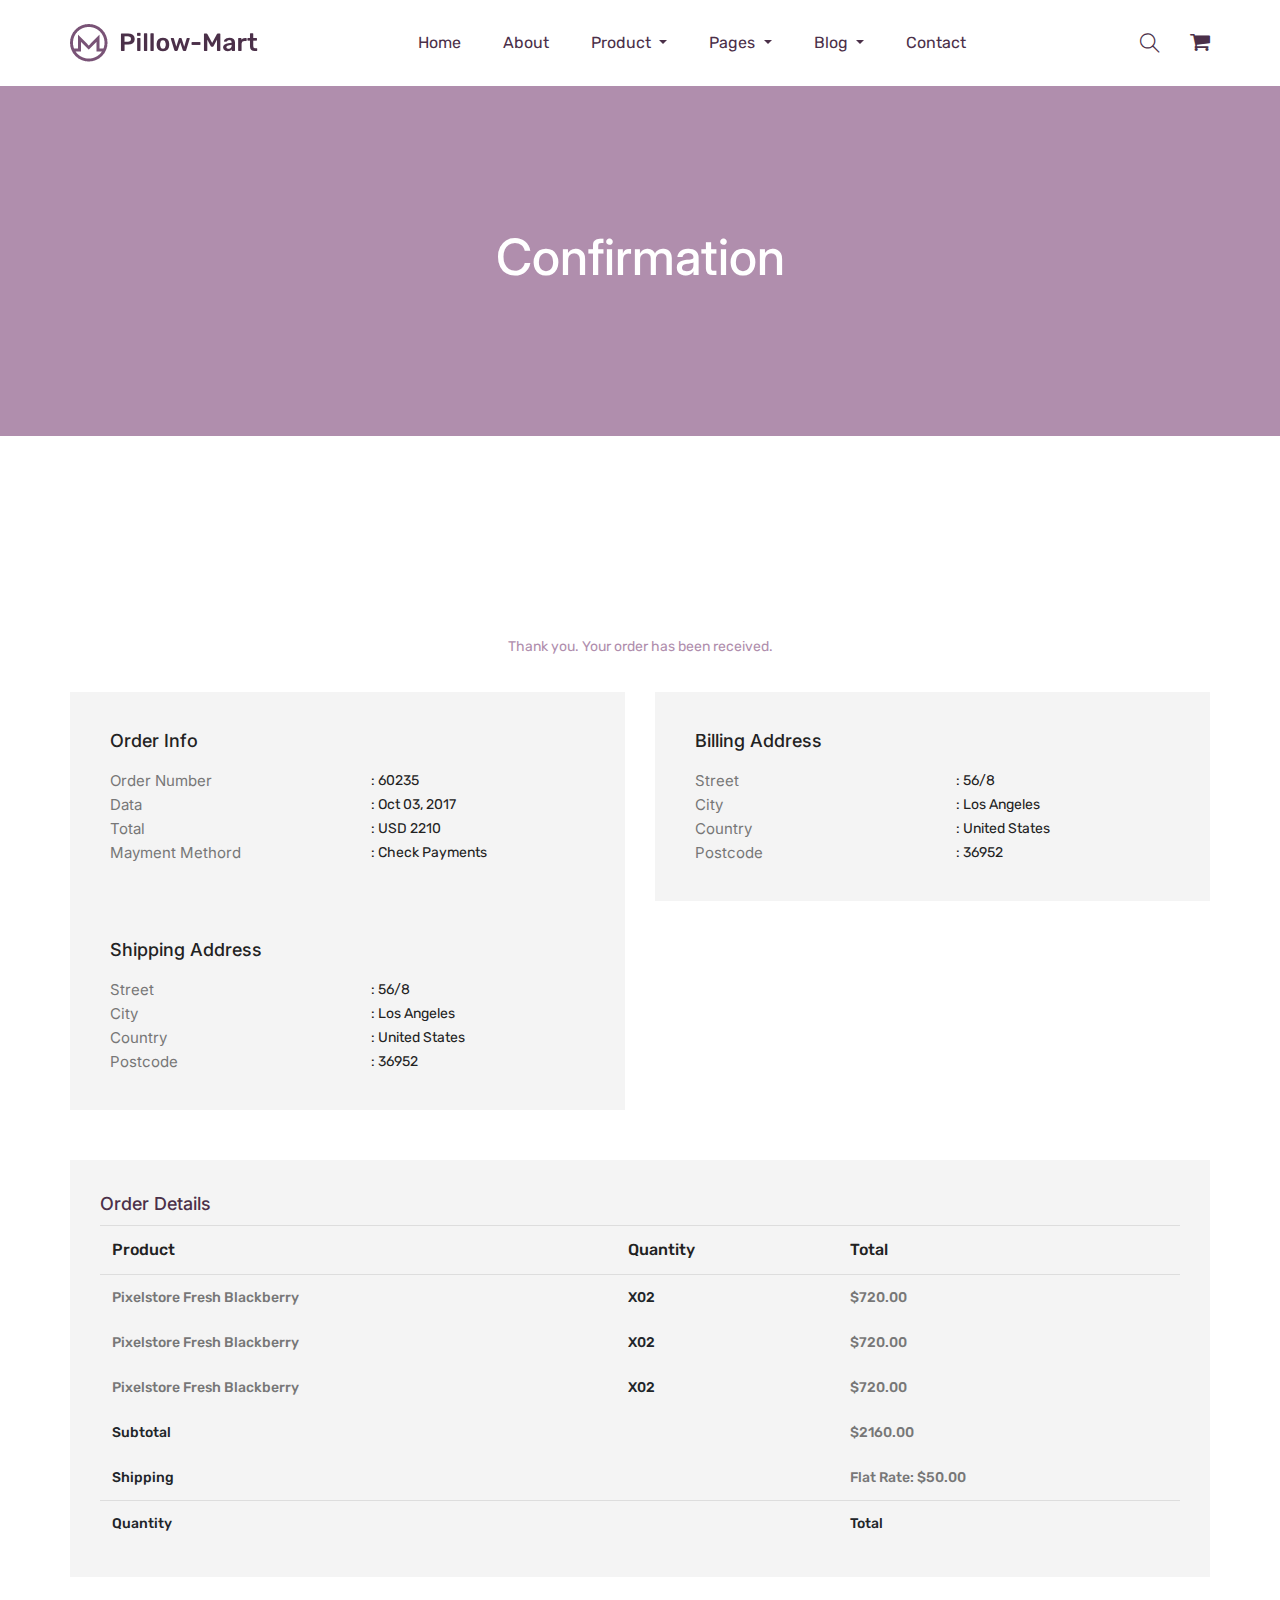
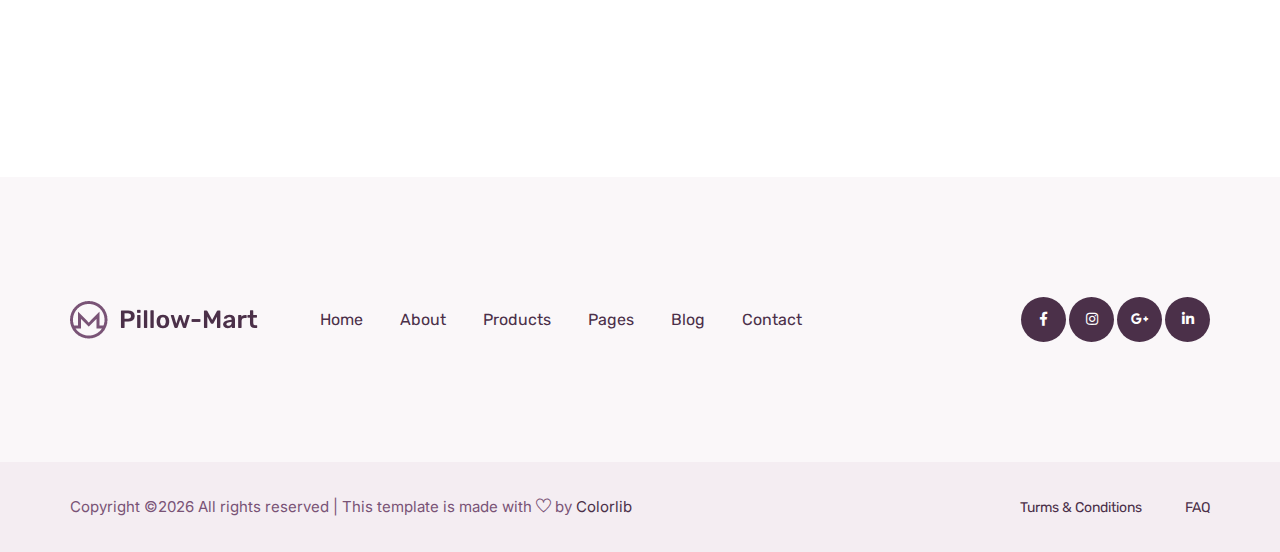
<file: src/main/webapp/confirmation.html>
<!doctype html>
<html lang="zxx">

<head>
    <!-- Required meta tags -->
    <meta charset="utf-8">
    <meta name="viewport" content="width=device-width, initial-scale=1, shrink-to-fit=no">
    <title>pillloMart</title>
    <link rel="icon" href="img/favicon.png">
    <!-- Bootstrap CSS -->
    <link rel="stylesheet" href="css/bootstrap.min.css">
    <!-- animate CSS -->
    <link rel="stylesheet" href="css/animate.css">
    <!-- owl carousel CSS -->
    <link rel="stylesheet" href="css/owl.carousel.min.css">
    <!-- font awesome CSS -->
    <link rel="stylesheet" href="css/all.css">
    <!-- flaticon CSS -->
    <link rel="stylesheet" href="css/flaticon.css">
    <link rel="stylesheet" href="css/themify-icons.css">
    <!-- font awesome CSS -->
    <link rel="stylesheet" href="css/magnific-popup.css">
    <!-- swiper CSS -->
    <link rel="stylesheet" href="css/slick.css">
    <!-- style CSS -->
    <link rel="stylesheet" href="css/style.css">
</head>

<body>
<!--::header part start::-->
<header class="main_menu home_menu">
    <div class="container">
        <div class="row align-items-center justify-content-center">
            <div class="col-lg-12">
                <nav class="navbar navbar-expand-lg navbar-light">
                    <a class="navbar-brand" href="index.html"> <img src="img/logo.png" alt="logo"> </a>
                    <button class="navbar-toggler" type="button" data-toggle="collapse"
                            data-target="#navbarSupportedContent" aria-controls="navbarSupportedContent"
                            aria-expanded="false" aria-label="Toggle navigation">
                        <span class="menu_icon"><i class="fas fa-bars"></i></span>
                    </button>

                    <div class="collapse navbar-collapse main-menu-item" id="navbarSupportedContent">
                        <ul class="navbar-nav">
                            <li class="nav-item">
                                <a class="nav-link" href="index.html">Home</a>
                            </li>
                            <li class="nav-item">
                                <a class="nav-link" href="about.html">about</a>
                            </li>
                            <li class="nav-item dropdown">
                                <a class="nav-link dropdown-toggle" href="blog.html" id="navbarDropdown_1"
                                   role="button" data-toggle="dropdown" aria-haspopup="true" aria-expanded="false">
                                    product
                                </a>
                                <div class="dropdown-menu" aria-labelledby="navbarDropdown_1">
                                    <a class="dropdown-item" href="product_list.html"> product list</a>
                                    <a class="dropdown-item" href="single-product.html">product details</a>

                                </div>
                            </li>
                            <li class="nav-item dropdown">
                                <a class="nav-link dropdown-toggle" href="blog.html" id="navbarDropdown_3"
                                   role="button" data-toggle="dropdown" aria-haspopup="true" aria-expanded="false">
                                    pages
                                </a>
                                <div class="dropdown-menu" aria-labelledby="navbarDropdown_2">
                                    <a class="dropdown-item" href="login.html">
                                        login

                                    </a>
                                    <a class="dropdown-item" href="checkout.html">product checkout</a>
                                    <a class="dropdown-item" href="cart.html">shopping cart</a>
                                    <a class="dropdown-item" href="confirmation.html">confirmation</a>
                                    <a class="dropdown-item" href="elements.html">elements</a>
                                </div>
                            </li>

                            <li class="nav-item dropdown">
                                <a class="nav-link dropdown-toggle" href="blog.html" id="navbarDropdown_2"
                                   role="button" data-toggle="dropdown" aria-haspopup="true" aria-expanded="false">
                                    blog
                                </a>
                                <div class="dropdown-menu" aria-labelledby="navbarDropdown_2">
                                    <a class="dropdown-item" href="blog.html"> blog</a>
                                    <a class="dropdown-item" href="single-blog.html">Single blog</a>
                                </div>
                            </li>

                            <li class="nav-item">
                                <a class="nav-link" href="contact.html">Contact</a>
                            </li>
                        </ul>
                    </div>
                    <div class="hearer_icon d-flex align-items-center">
                        <a id="search_1" href="javascript:void(0)"><i class="ti-search"></i></a>
                        <a href="cart.html">
                            <i class="flaticon-shopping-cart-black-shape"></i>
                        </a>
                    </div>
                </nav>
            </div>
        </div>
    </div>
    <div class="search_input" id="search_input_box">
        <div class="container ">
            <form class="d-flex justify-content-between search-inner">
                <input type="text" class="form-control" id="search_input" placeholder="Search Here">
                <button type="submit" class="btn"></button>
                <span class="ti-close" id="close_search" title="Close Search"></span>
            </form>
        </div>
    </div>
</header>
<!-- Header part end-->

<!-- breadcrumb part start-->
<section class="breadcrumb_part">
    <div class="container">
        <div class="row">
            <div class="col-lg-12">
                <div class="breadcrumb_iner">
                    <h2>confirmation</h2>
                </div>
            </div>
        </div>
    </div>
</section>
<!-- breadcrumb part end-->

<!--================ confirmation part start =================-->
<section class="confirmation_part section_padding">
    <div class="container">
        <div class="row">
            <div class="col-lg-12">
                <div class="confirmation_tittle">
                    <span>Thank you. Your order has been received.</span>
                </div>
            </div>
            <div class="col-lg-6 col-lx-4">
                <div class="single_confirmation_details">
                    <h4>order info</h4>
                    <ul>
                        <li>
                            <p>order number</p><span>: 60235</span>
                        </li>
                        <li>
                            <p>data</p><span>: Oct 03, 2017</span>
                        </li>
                        <li>
                            <p>total</p><span>: USD 2210</span>
                        </li>
                        <li>
                            <p>mayment methord</p><span>: Check payments</span>
                        </li>
                    </ul>
                </div>
            </div>
            <div class="col-lg-6 col-lx-4">
                <div class="single_confirmation_details">
                    <h4>Billing Address</h4>
                    <ul>
                        <li>
                            <p>Street</p><span>: 56/8</span>
                        </li>
                        <li>
                            <p>city</p><span>: Los Angeles</span>
                        </li>
                        <li>
                            <p>country</p><span>: United States</span>
                        </li>
                        <li>
                            <p>postcode</p><span>: 36952</span>
                        </li>
                    </ul>
                </div>
            </div>
            <div class="col-lg-6 col-lx-4">
                <div class="single_confirmation_details">
                    <h4>shipping Address</h4>
                    <ul>
                        <li>
                            <p>Street</p><span>: 56/8</span>
                        </li>
                        <li>
                            <p>city</p><span>: Los Angeles</span>
                        </li>
                        <li>
                            <p>country</p><span>: United States</span>
                        </li>
                        <li>
                            <p>postcode</p><span>: 36952</span>
                        </li>
                    </ul>
                </div>
            </div>
        </div>
        <div class="row">
            <div class="col-lg-12">
                <div class="order_details_iner">
                    <h3>Order Details</h3>
                    <table class="table table-borderless">
                        <thead>
                        <tr>
                            <th scope="col" colspan="2">Product</th>
                            <th scope="col">Quantity</th>
                            <th scope="col">Total</th>
                        </tr>
                        </thead>
                        <tbody>
                        <tr>
                            <th colspan="2"><span>Pixelstore fresh Blackberry</span></th>
                            <th>x02</th>
                            <th> <span>$720.00</span></th>
                        </tr>
                        <tr>
                            <th colspan="2"><span>Pixelstore fresh Blackberry</span></th>
                            <th>x02</th>
                            <th> <span>$720.00</span></th>
                        </tr>
                        <tr>
                            <th colspan="2"><span>Pixelstore fresh Blackberry</span></th>
                            <th>x02</th>
                            <th> <span>$720.00</span></th>
                        </tr>
                        <tr>
                            <th colspan="3">Subtotal</th>
                            <th> <span>$2160.00</span></th>
                        </tr>
                        <tr>
                            <th colspan="3">shipping</th>
                            <th><span>flat rate: $50.00</span></th>
                        </tr>
                        </tbody>
                        <tfoot>
                        <tr>
                            <th scope="col" colspan="3">Quantity</th>
                            <th scope="col">Total</th>
                        </tr>
                        </tfoot>
                    </table>
                </div>
            </div>
        </div>
    </div>
</section>
<!--================ confirmation part end =================-->

<!--::footer_part start::-->
<footer class="footer_part">
    <div class="footer_iner section_bg">
        <div class="container">
            <div class="row justify-content-between align-items-center">
                <div class="col-lg-8">
                    <div class="footer_menu">
                        <div class="footer_logo">
                            <a href="index.html"><img src="img/logo.png" alt="#"></a>
                        </div>
                        <div class="footer_menu_item">
                            <a href="index.html">Home</a>
                            <a href="about.html">About</a>
                            <a href="product_list.html">Products</a>
                            <a href="#">Pages</a>
                            <a href="blog.html">Blog</a>
                            <a href="contact.html">Contact</a>
                        </div>
                    </div>
                </div>
                <div class="col-lg-4">
                    <div class="social_icon">
                        <a href="#"><i class="fab fa-facebook-f"></i></a>
                        <a href="#"><i class="fab fa-instagram"></i></a>
                        <a href="#"><i class="fab fa-google-plus-g"></i></a>
                        <a href="#"><i class="fab fa-linkedin-in"></i></a>
                    </div>
                </div>
            </div>
        </div>
    </div>

    <div class="copyright_part">
        <div class="container">
            <div class="row ">
                <div class="col-lg-12">
                    <div class="copyright_text">
                        <P><!-- Link back to Colorlib can't be removed. Template is licensed under CC BY 3.0. -->
                            Copyright &copy;<script>document.write(new Date().getFullYear());</script> All rights reserved | This template is made with <i class="ti-heart" aria-hidden="true"></i> by <a href="https://colorlib.com" target="_blank">Colorlib</a>
                            <!-- Link back to Colorlib can't be removed. Template is licensed under CC BY 3.0. --></P>
                        <div class="copyright_link">
                            <a href="#">Turms & Conditions</a>
                            <a href="#">FAQ</a>
                        </div>
                    </div>
                </div>
            </div>
        </div>
    </div>
</footer>
<!--::footer_part end::-->

<!-- jquery plugins here-->
<script src="js/jquery-1.12.1.min.js"></script>
<!-- popper js -->
<script src="js/popper.min.js"></script>
<!-- bootstrap js -->
<script src="js/bootstrap.min.js"></script>
<!-- easing js -->
<script src="js/jquery.magnific-popup.js"></script>
<!-- swiper js -->
<script src="js/swiper.min.js"></script>
<!-- swiper js -->
<script src="js/mixitup.min.js"></script>
<!-- particles js -->
<script src="js/owl.carousel.min.js"></script>
<script src="js/jquery.nice-select.min.js"></script>
<!-- slick js -->
<script src="js/slick.min.js"></script>
<script src="js/jquery.counterup.min.js"></script>
<script src="js/waypoints.min.js"></script>
<script src="js/contact.js"></script>
<script src="js/jquery.ajaxchimp.min.js"></script>
<script src="js/jquery.form.js"></script>
<script src="js/jquery.validate.min.js"></script>
<script src="js/mail-script.js"></script>
<!-- custom js -->
<script src="js/custom.js"></script>
</body>

</html>
</file>
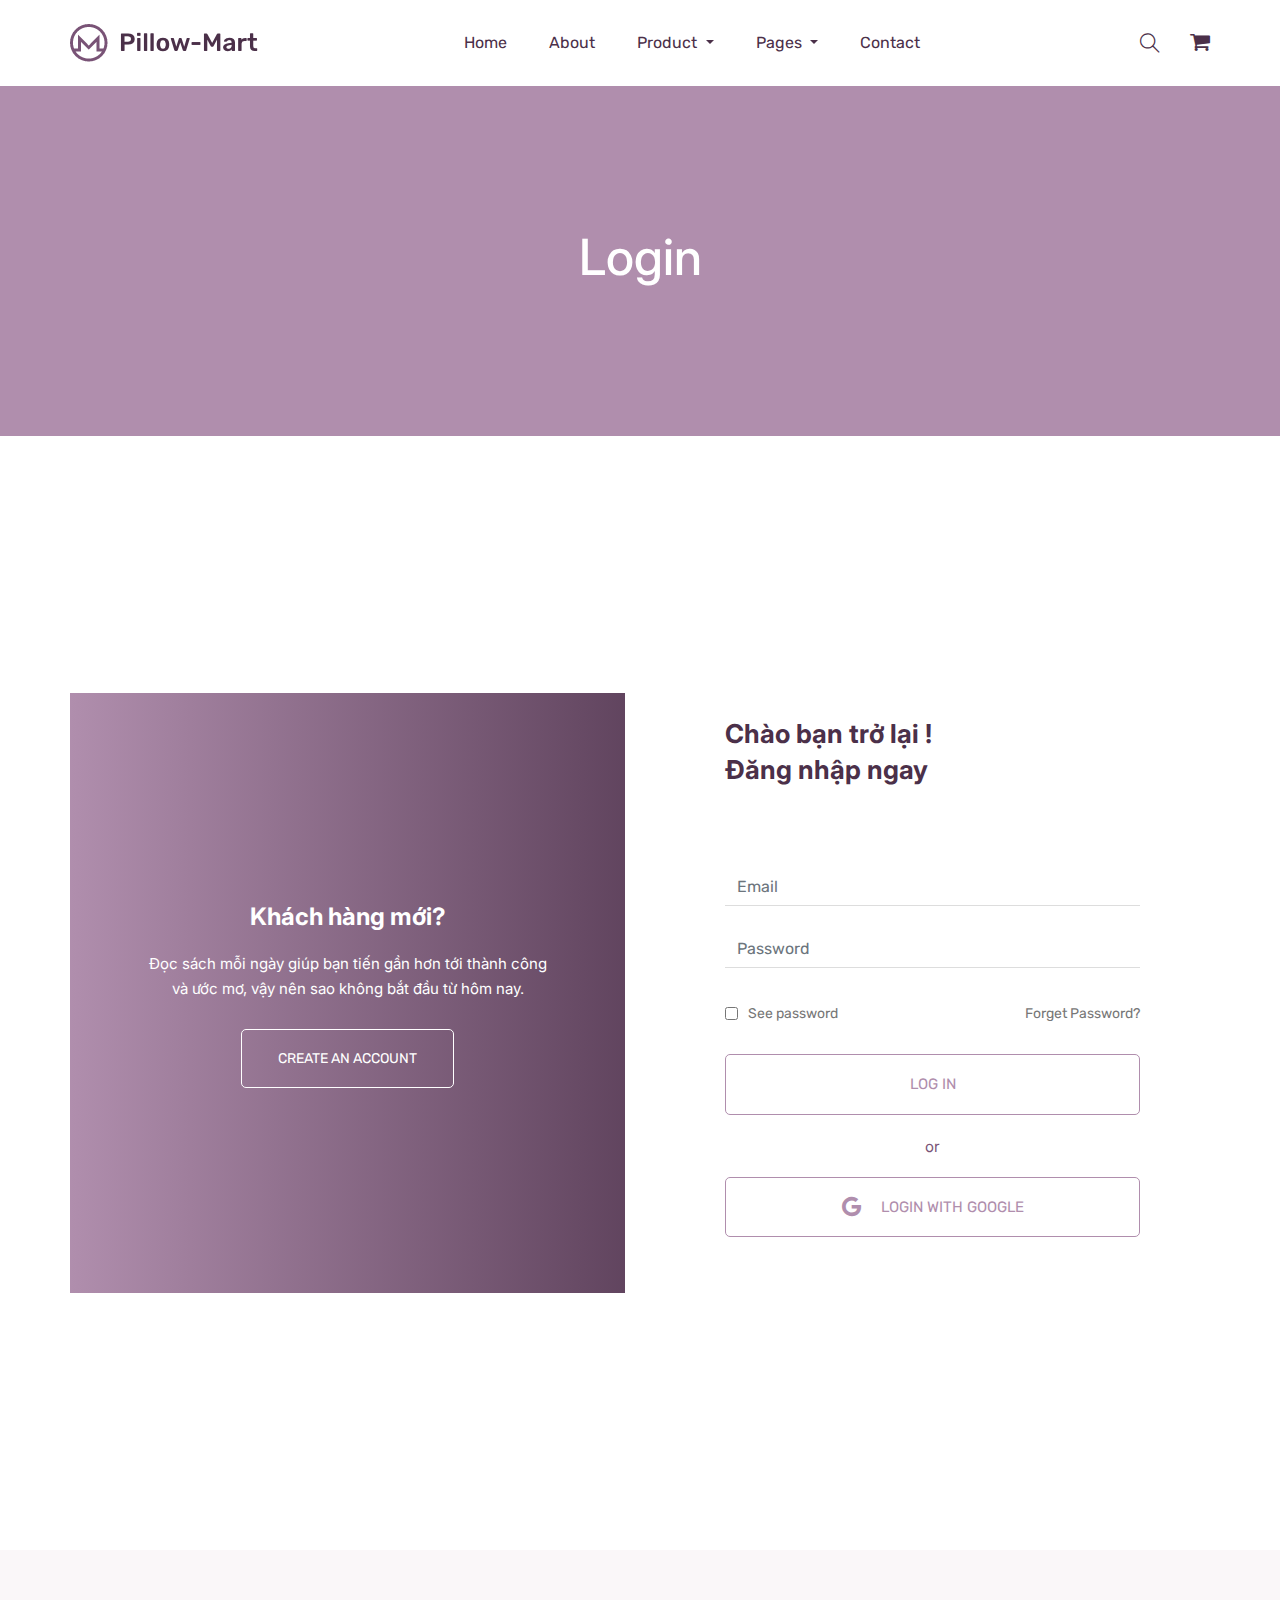
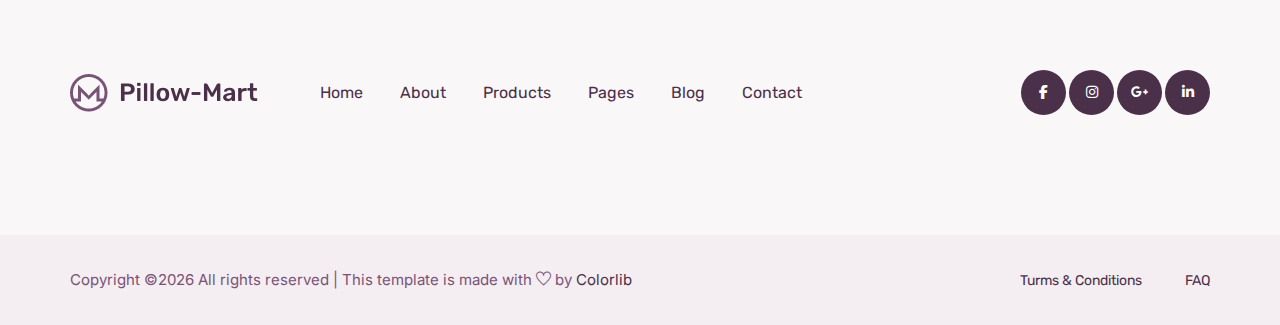
<file: src/main/webapp/login.html>
<!doctype html>
<html lang="zxx">

<head>
    <!-- Required meta tags -->
    <meta charset="utf-8">
    <meta name="viewport" content="width=device-width, initial-scale=1, shrink-to-fit=no">
    <title>Login</title>
    <link rel="icon" href="img/favicon.png">
    <!-- Bootstrap CSS -->
    <link rel="stylesheet" href="css/bootstrap.min.css">
    <!-- animate CSS -->
    <link rel="stylesheet" href="css/animate.css">
    <!-- owl carousel CSS -->
    <link rel="stylesheet" href="css/owl.carousel.min.css">
    <!-- font awesome CSS -->
    <link rel="stylesheet" href="css/all.css">
    <!-- flaticon CSS -->
    <link rel="stylesheet" href="css/flaticon.css">
    <link rel="stylesheet" href="css/themify-icons.css">
    <!-- font awesome CSS -->
    <link rel="stylesheet" href="css/magnific-popup.css">
    <!-- swiper CSS -->
    <link rel="stylesheet" href="css/slick.css">
    <!-- style CSS -->
    <link rel="stylesheet" href="css/style.css">
<!--    Font awesome-->
    <link rel="stylesheet" href="https://cdnjs.cloudflare.com/ajax/libs/font-awesome/6.5.2/css/all.min.css" />
</head>

<body>
<!--::header part start::-->
<header class="main_menu home_menu">
    <div class="container">
        <div class="row align-items-center justify-content-center">
            <div class="col-lg-12">
                <nav class="navbar navbar-expand-lg navbar-light">
                    <a class="navbar-brand" href="index.html"> <img src="img/logo.png" alt="logo"> </a>
                    <button class="navbar-toggler" type="button" data-toggle="collapse"
                            data-target="#navbarSupportedContent" aria-controls="navbarSupportedContent"
                            aria-expanded="false" aria-label="Toggle navigation">
                        <span class="menu_icon"><i class="fas fa-bars"></i></span>
                    </button>

                    <div class="collapse navbar-collapse main-menu-item" id="navbarSupportedContent">
                        <ul class="navbar-nav">
                            <li class="nav-item">
                                <a class="nav-link" href="index.html">Home</a>
                            </li>
                            <li class="nav-item">
                                <a class="nav-link" href="about.html">about</a>
                            </li>
                            <li class="nav-item dropdown">
                                <a class="nav-link dropdown-toggle" href="blog.html" id="navbarDropdown_1"
                                   role="button" data-toggle="dropdown" aria-haspopup="true" aria-expanded="false">
                                    product
                                </a>
                                <div class="dropdown-menu" aria-labelledby="navbarDropdown_1">
                                    <a class="dropdown-item" href="product_list.html"> product list</a>
                                    <a class="dropdown-item" href="single-product.html">product details</a>

                                </div>
                            </li>
                            <li class="nav-item dropdown">
                                <a class="nav-link dropdown-toggle" href="blog.html" id="navbarDropdown_3"
                                   role="button" data-toggle="dropdown" aria-haspopup="true" aria-expanded="false">
                                    pages
                                </a>
                                <div class="dropdown-menu" aria-labelledby="navbarDropdown_2">
                                    <a class="dropdown-item" href="login.html">
                                        login

                                    </a>
                                    <a class="dropdown-item" href="checkout.html">product checkout</a>
                                    <a class="dropdown-item" href="cart.html">shopping cart</a>
                                    <a class="dropdown-item" href="confirmation.html">confirmation</a>
                                    <a class="dropdown-item" href="elements.html">elements</a>
                                </div>
                            </li>

<!--                            <li class="nav-item dropdown">-->
<!--                                <a class="nav-link dropdown-toggle" href="blog.html" id="navbarDropdown_2"-->
<!--                                   role="button" data-toggle="dropdown" aria-haspopup="true" aria-expanded="false">-->
<!--                                    blog-->
<!--                                </a>-->
<!--                                <div class="dropdown-menu" aria-labelledby="navbarDropdown_2">-->
<!--                                    <a class="dropdown-item" href="blog.html"> blog</a>-->
<!--                                    <a class="dropdown-item" href="single-blog.html">Single blog</a>-->
<!--                                </div>-->
<!--                            </li>-->

                            <li class="nav-item">
                                <a class="nav-link" href="contact.html">Contact</a>
                            </li>
                        </ul>
                    </div>
                    <div class="hearer_icon d-flex align-items-center">
                        <a id="search_1" href="javascript:void(0)"><i class="ti-search"></i></a>
                        <a href="cart.html">
                            <i class="flaticon-shopping-cart-black-shape"></i>
                        </a>
                    </div>
                </nav>
            </div>
        </div>
    </div>
    <div class="search_input" id="search_input_box">
        <div class="container ">
            <form class="d-flex justify-content-between search-inner" action="/search" method="POST">
                <input type="text" class="form-control" id="search_input" placeholder="Search Here">
                <button type="submit" class="btn"></button>
                <span class="ti-close" id="close_search" title="Close Search"></span>
            </form>
        </div>
    </div>
</header>
<!-- Header part end-->

<!-- breadcrumb part start-->
<section class="breadcrumb_part">
    <div class="container">
        <div class="row">
            <div class="col-lg-12">
                <div class="breadcrumb_iner">
                    <h2>login</h2>
                </div>
            </div>
        </div>
    </div>
</section>
<!-- breadcrumb part end-->

<!--================login_part Area =================-->
<section class="login_part section_padding ">
    <div class="container">
        <div class="row align-items-center">
            <div class="col-lg-6 col-md-6">
                <div class="login_part_text text-center">
                    <div class="login_part_text_iner">
                        <h2>Khách hàng mới?</h2>
                        <p>Đọc sách mỗi ngày giúp bạn tiến gần hơn tới thành công và ước mơ,
                            vậy nên sao không bắt đầu từ hôm nay.</p>
                        <a href="register.html" class="btn_3">Create an Account</a>
                    </div>
                </div>
            </div>
            <div class="col-lg-6 col-md-6">
                <div class="login_part_form">
                    <div class="login_part_form_iner">
                        <h3>Chào bạn trở lại ! <br>
                            Đăng nhập ngay</h3>
                        <form class="row contact_form" action="#" method="post" novalidate="novalidate">
                            <div class="col-md-12 form-group p_star mb-4">
                                <input type="email" class="form-control" id="email" name="email" value=""
                                       placeholder="Email">
                            </div>
                            <div class="col-md-12 form-group p_star mb-4">
                                <input type="password" class="form-control" id="password" name="password" value=""
                                       placeholder="Password">
                            </div>
                            <div class="col-md-12 form-group">
                                <div class="creat_account d-flex align-items-center justify-content-between">
                                    <div class="d-flex align-items-center">
                                        <input type="checkbox" id="f-option" name="selector">
                                        <label for="f-option">See password</label>
                                    </div>

                                    <a class="lost_pass" href="#" data-toggle="modal" data-target="#exampleModal">forget password?</a>
                                </div>

                                <button type="submit" value="submit" class="btn_3">
                                    log in
                                </button>

                                <p class="text-center">or</p>

                                <button type="submit" value="submit" class="btn_3" style="margin-top: 15px;">
                                    <div class="d-flex gap-3 align-items-center justify-content-center">
                                        <i class="fa-brands fa-google" style="font-size: 20px; margin-right: 20px"></i>
                                        Login with google
                                    </div>

                                </button>
                            </div>
                        </form>
                    </div>
                </div>
            </div>
        </div>
    </div>
</section>
<!--================login_part end =================-->

<!--::footer_part start::-->
<footer class="footer_part">
    <div class="footer_iner section_bg">
        <div class="container">
            <div class="row justify-content-between align-items-center">
                <div class="col-lg-8">
                    <div class="footer_menu">
                        <div class="footer_logo">
                            <a href="index.html"><img src="img/logo.png" alt="#"></a>
                        </div>
                        <div class="footer_menu_item">
                            <a href="index.html">Home</a>
                            <a href="about.html">About</a>
                            <a href="product_list.html">Products</a>
                            <a href="#">Pages</a>
                            <a href="blog.html">Blog</a>
                            <a href="contact.html">Contact</a>
                        </div>
                    </div>
                </div>
                <div class="col-lg-4">
                    <div class="social_icon">
                        <a href="#"><i class="fab fa-facebook-f"></i></a>
                        <a href="#"><i class="fab fa-instagram"></i></a>
                        <a href="#"><i class="fab fa-google-plus-g"></i></a>
                        <a href="#"><i class="fab fa-linkedin-in"></i></a>
                    </div>
                </div>
            </div>
        </div>
    </div>

    <div class="copyright_part">
        <div class="container">
            <div class="row ">
                <div class="col-lg-12">
                    <div class="copyright_text">
                        <P><!-- Link back to Colorlib can't be removed. Template is licensed under CC BY 3.0. -->
                            Copyright &copy;<script>document.write(new Date().getFullYear());</script> All rights reserved | This template is made with <i class="ti-heart" aria-hidden="true"></i> by <a href="https://colorlib.com" target="_blank">Colorlib</a>
                            <!-- Link back to Colorlib can't be removed. Template is licensed under CC BY 3.0. --></P>
                        <div class="copyright_link">
                            <a href="#">Turms & Conditions</a>
                            <a href="#">FAQ</a>
                        </div>
                    </div>
                </div>
            </div>
        </div>
    </div>
</footer>
<!--::footer_part end::-->

<!-- Modal -->
<div class="modal fade" id="exampleModal" tabindex="-1" aria-labelledby="exampleModalLabel" aria-hidden="true">
    <div class="modal-dialog modal-dialog-centered">
        <div class="modal-content rounded-0">
            <div class="modal-header">
                <h2 class="modal-title fs-5" id="exampleModalLabel">Forget password</h2>
                <button type="button" class="close" data-dismiss="modal" aria-label="Close">
                    <span aria-hidden="true">&times;</span>
                </button>
            </div>
            <div class="p-3">
                <p class="fs-6 mb-3">
                    We will send an email with a link to reset your password.
                    <br />
                    Please enter your email to reset password:
                </p>
                <form action="/forgot-password" class="form" method="POST">
                    <div class="form-group mb-3">
                        <input type="email" class="form-control" name="email">
                    </div>
                    <button class="btn_1">Send</button>
                </form>
            </div>
        </div>
    </div>
</div>
<!-- jquery plugins here-->
<script src="js/jquery-1.12.1.min.js"></script>
<!-- popper js -->
<script src="js/popper.min.js"></script>
<!-- bootstrap js -->
<script src="js/bootstrap.min.js"></script>
<!-- easing js -->
<script src="js/jquery.magnific-popup.js"></script>
<!-- swiper js -->
<script src="js/swiper.min.js"></script>
<!-- swiper js -->
<script src="js/mixitup.min.js"></script>
<!-- particles js -->
<script src="js/owl.carousel.min.js"></script>
<script src="js/jquery.nice-select.min.js"></script>
<!-- slick js -->
<script src="js/slick.min.js"></script>
<script src="js/jquery.counterup.min.js"></script>
<script src="js/waypoints.min.js"></script>
<script src="js/contact.js"></script>
<script src="js/jquery.ajaxchimp.min.js"></script>
<script src="js/jquery.form.js"></script>
<script src="js/jquery.validate.min.js"></script>
<script src="js/mail-script.js"></script>
<!-- custom js -->
<script src="js/custom.js"></script>

<script>
       const password = document.querySelector('#password');
       const seePassword = document.querySelector('#f-option');
        // implement see password
       seePassword.onclick = function() {
           if (seePassword.checked) {
               password.setAttribute('type', 'text');
           } else {
               password.setAttribute('type', 'password');
           }
       }

</script>

</body>

</html>
</file>
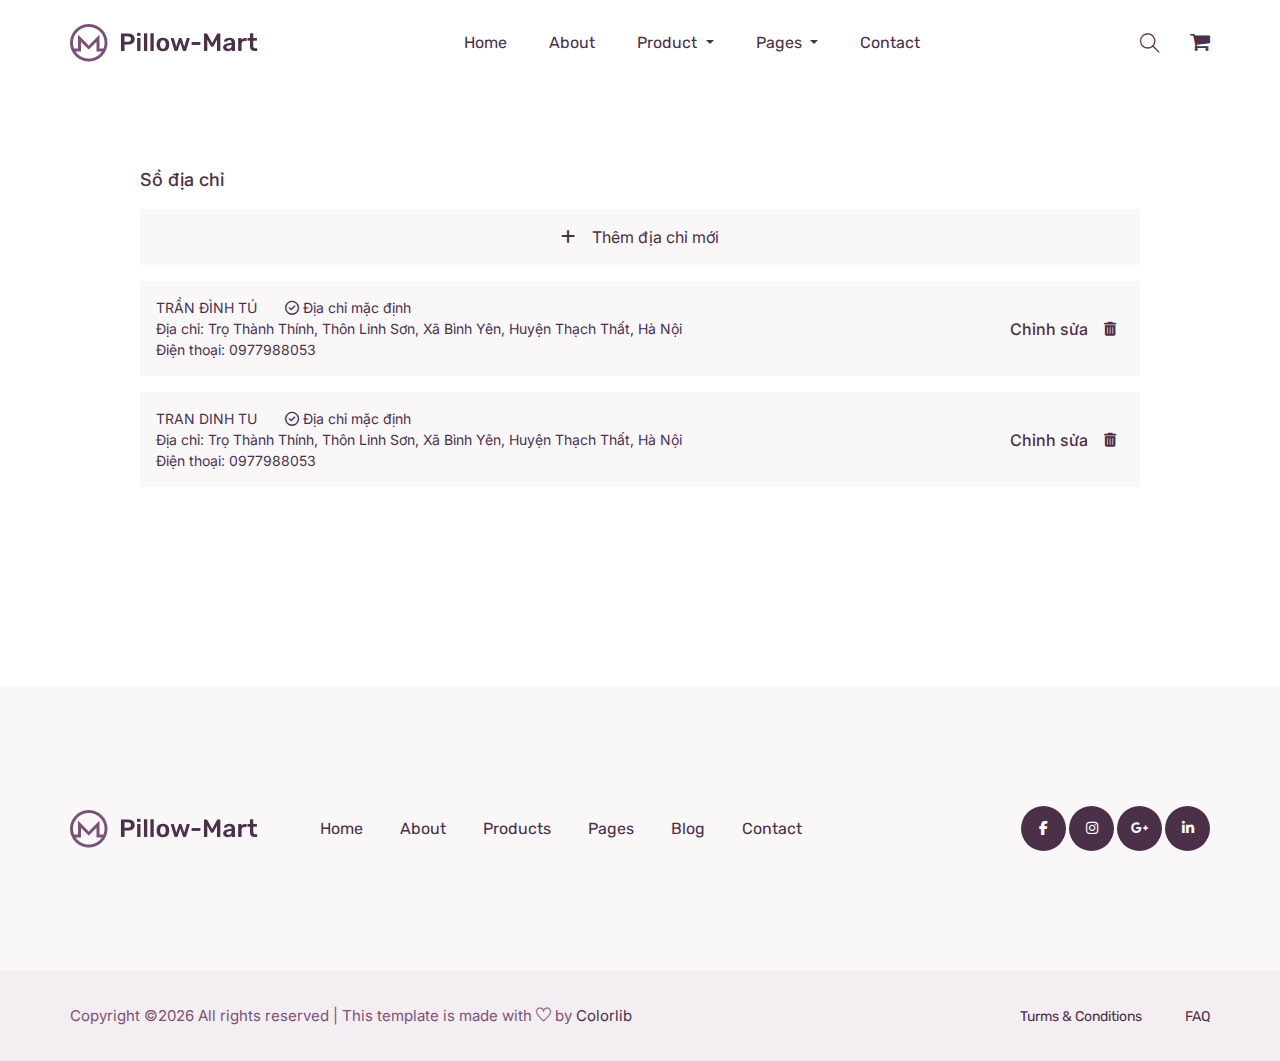
<file: src/main/webapp/manage-address.html>
<!doctype html>
<html lang="zxx">

<head>
    <!-- Required meta tags -->
    <meta charset="utf-8">
    <meta name="viewport" content="width=device-width, initial-scale=1, shrink-to-fit=no">
    <title>Verification</title>
    <link rel="icon" href="img/favicon.png">
    <!-- Bootstrap CSS -->
    <link rel="stylesheet" href="css/bootstrap.min.css">
    <!-- animate CSS -->
    <link rel="stylesheet" href="css/animate.css">
    <!-- owl carousel CSS -->
    <link rel="stylesheet" href="css/owl.carousel.min.css">
    <!-- font awesome CSS -->
    <link rel="stylesheet" href="css/all.css">
    <!-- flaticon CSS -->
    <link rel="stylesheet" href="css/flaticon.css">
    <link rel="stylesheet" href="css/themify-icons.css">
    <!-- font awesome CSS -->
    <link rel="stylesheet" href="css/magnific-popup.css">
    <!-- swiper CSS -->
    <link rel="stylesheet" href="css/slick.css">
    <!-- style CSS -->
    <link rel="stylesheet" href="css/style.css">
    <!--    Font awesome-->
    <link rel="stylesheet" href="https://cdnjs.cloudflare.com/ajax/libs/font-awesome/6.5.2/css/all.min.css" />
    
    <style>
        .hover-pointer:hover {
            cursor: pointer;
        }
    </style>
</head>

<body>
<!--::header part start::-->
<header class="main_menu home_menu">
    <div class="container">
        <div class="row align-items-center justify-content-center">
            <div class="col-lg-12">
                <nav class="navbar navbar-expand-lg navbar-light">
                    <a class="navbar-brand" href="index.html"> <img src="img/logo.png" alt="logo"> </a>
                    <button class="navbar-toggler" type="button" data-toggle="collapse"
                            data-target="#navbarSupportedContent" aria-controls="navbarSupportedContent"
                            aria-expanded="false" aria-label="Toggle navigation">
                        <span class="menu_icon"><i class="fas fa-bars"></i></span>
                    </button>

                    <div class="collapse navbar-collapse main-menu-item" id="navbarSupportedContent">
                        <ul class="navbar-nav">
                            <li class="nav-item">
                                <a class="nav-link" href="index.html">Home</a>
                            </li>
                            <li class="nav-item">
                                <a class="nav-link" href="about.html">about</a>
                            </li>
                            <li class="nav-item dropdown">
                                <a class="nav-link dropdown-toggle" href="blog.html" id="navbarDropdown_1"
                                   role="button" data-toggle="dropdown" aria-haspopup="true" aria-expanded="false">
                                    product
                                </a>
                                <div class="dropdown-menu" aria-labelledby="navbarDropdown_1">
                                    <a class="dropdown-item" href="product_list.html"> product list</a>
                                    <a class="dropdown-item" href="single-product.html">product details</a>

                                </div>
                            </li>
                            <li class="nav-item dropdown">
                                <a class="nav-link dropdown-toggle" href="blog.html" id="navbarDropdown_3"
                                   role="button" data-toggle="dropdown" aria-haspopup="true" aria-expanded="false">
                                    pages
                                </a>
                                <div class="dropdown-menu" aria-labelledby="navbarDropdown_2">
                                    <a class="dropdown-item" href="login.html">
                                        login

                                    </a>
                                    <a class="dropdown-item" href="checkout.html">product checkout</a>
                                    <a class="dropdown-item" href="cart.html">shopping cart</a>
                                    <a class="dropdown-item" href="confirmation.html">confirmation</a>
                                    <a class="dropdown-item" href="elements.html">elements</a>
                                </div>
                            </li>

                            <!--                            <li class="nav-item dropdown">-->
                            <!--                                <a class="nav-link dropdown-toggle" href="blog.html" id="navbarDropdown_2"-->
                            <!--                                   role="button" data-toggle="dropdown" aria-haspopup="true" aria-expanded="false">-->
                            <!--                                    blog-->
                            <!--                                </a>-->
                            <!--                                <div class="dropdown-menu" aria-labelledby="navbarDropdown_2">-->
                            <!--                                    <a class="dropdown-item" href="blog.html"> blog</a>-->
                            <!--                                    <a class="dropdown-item" href="single-blog.html">Single blog</a>-->
                            <!--                                </div>-->
                            <!--                            </li>-->

                            <li class="nav-item">
                                <a class="nav-link" href="contact.html">Contact</a>
                            </li>
                        </ul>
                    </div>
                    <div class="hearer_icon d-flex align-items-center">
                        <a id="search_1" href="javascript:void(0)"><i class="ti-search"></i></a>
                        <a href="cart.html">
                            <i class="flaticon-shopping-cart-black-shape"></i>
                        </a>
                    </div>
                </nav>
            </div>
        </div>
    </div>
    <div class="search_input" id="search_input_box">
        <div class="container ">
            <form class="d-flex justify-content-between search-inner" action="/search" method="POST">
                <input type="text" class="form-control" id="search_input" placeholder="Search Here">
                <button type="submit" class="btn"></button>
                <span class="ti-close" id="close_search" title="Close Search"></span>
            </form>
        </div>
    </div>
</header>
<!-- Header part end-->


<!--================login_part Area =================-->
<section class="login_part">
    <div class="container">
        <div class="row align-items-center">
            <div class="col-lg-12 col-md-12 mx-auto">
                <div class="login_part_form w-100">
                    <h4 class="mb-3">Sổ địa chỉ</h4>
                    <div class="addresses" style="font-family: 'Inter', 'Helvetica Neue', sans-serif">
                        <div class="new mb-3">
                            <a href="#" class="d-inline-block w-100 py-3 d-flex justify-content-center align-items-center"
                               style="background-color: #f4edf278; color: #4B3049; font-size: 16px">
                                <i class="fa-solid fa-plus mr-3"></i>
                                <span>Thêm địa chỉ mới</span>
                            </a>
                        </div>
                        <div class="address p-3 d-flex flex-row mb-3" style="background-color: #f4edf278; color: #4B3049">
                            <div class="info flex-fill">
                                <div class="receiver-name">
                                    <span class="text-uppercase">TRẦN ĐÌNH TÚ</span>
                                    <span style="font-size: 14px" class="ml-4">
                                    <i class="fa-regular fa-circle-check"></i>
                                    Địa chỉ mặc định
                                </span>
                                </div>
                                <div class="address">
                                    <span>Địa chỉ:</span>
                                    Trọ Thành Thính, Thôn Linh Sơn, Xã Bình Yên, Huyện Thạch Thất, Hà Nội
                                </div>
                                <div class="phone">
                                    <span>Điện thoại: </span>
                                    0977988053
                                </div>
                            </div>
                            <h5 class="align-self-center mr-2 mb-0 hover-pointer" data-toggle="modal" data-target="#change-address-1">Chỉnh sửa</h5>
                            <div style="color: #4B3049" class="align-self-center ml-2 mr-2 hover-pointer">
                                <i class="fa-solid fa-trash-can"></i>
                            </div>
                            <!-- Modal -->
                            <div class="modal fade" id="change-address-1" tabindex="-1" aria-labelledby="change-address-modal" aria-hidden="true">
                                <div class="modal-dialog modal-dialog-centered">
                                    <div class="modal-content rounded-0">
                                        <div class="modal-header">
                                            <h5 class="modal-title">Chỉnh sửa địa chỉ</h5>
                                            <button type="button" class="close" data-dismiss="modal" aria-label="Close">
                                                <span aria-hidden="true">&times;</span>
                                            </button>
                                        </div>
                                        <form action="" method="POST">
                                            <div class="modal-body">

                                                <table class="w-100">
                                                    <tbody>
                                                    <tr class="mb-3">
                                                        <td><p>Số điện thoại:</p></td>
                                                        <td><input type="text" class="form-control" name="receiver"></td>
                                                    </tr>
                                                    <tr class="mb-3">
                                                        <td><p>Người nhận:</p></td>
                                                        <td><input type="text" class="form-control" name="receiver"></td>
                                                    </tr>
                                                    <tr class="mb-3">
                                                        <td><p>Tỉnh/Thành phố: </p></td>
                                                        <td><input type="text" class="form-control" name="receiver"></td>
                                                    </tr>
                                                    <tr class="mb-3">
                                                        <td><p>Quận huyện: </p></td>
                                                        <td><input type="text" class="form-control" name="receiver"></td>
                                                    </tr>
                                                    <tr class="mb-3">
                                                        <td><p>Phường xã:</p></td>
                                                        <td><input type="text" class="form-control" name="receiver"></td>
                                                    </tr>
                                                    <tr class="mb-3">
                                                        <td><p>Thôn xóm:</p></td>
                                                        <td><input type="text" class="form-control" name="receiver"></td>
                                                    </tr>
                                                    <tr class="mb-3">
                                                        <td><p>Chi tiết:</p></td>
                                                        <td><input type="text" class="form-control" name="receiver"></td>
                                                    </tr>
                                                    </tbody>
                                                </table>
                                                <div class="mt-4">
                                                    <input type="checkbox" name="setAsDefault" value="1" id="setAsDefault">
                                                    <label for="setAsDefault" class="ml-3">
                                                        <p>Đặt làm mặc định</p>
                                                    </label>
                                                </div>
                                            </div>
                                            <div class="modal-footer">
                                                <button type="button" class="btn_1">Save changes</button>
                                            </div>
                                        </form>
                                    </div>
                                </div>
                            </div>
                        </div>
                        <div class="address p-3 d-flex flex-row mb-3" style="background-color: #f4edf278; color: #4B3049">
                            <div class="info flex-fill">
                                <div class="receiver-name">
                                    <span class="text-uppercase">Tran Dinh Tu</span>
                                <span style="font-size: 14px" class="ml-4">
                                    <i class="fa-regular fa-circle-check"></i>
                                    Địa chỉ mặc định
                                </span>
                                </div>
                                <div class="address">
                                    <span>Địa chỉ:</span>
                                    Trọ Thành Thính, Thôn Linh Sơn, Xã Bình Yên, Huyện Thạch Thất, Hà Nội
                                </div>
                                <div class="phone">
                                    <span>Điện thoại: </span>
                                    0977988053
                                </div>
                            </div>
                            <h5 class="align-self-center mr-2 mb-0 hover-pointer">Chỉnh sửa</h5>
                            <div style="color: #4B3049" class="align-self-center ml-2 mr-2 hover-pointer">
                                <i class="fa-solid fa-trash-can"></i>
                            </div>
                        </div>
                    </div>
                </div>
            </div>
        </div>
    </div>
</section>
<!--================login_part end =================-->

<!--::footer_part start::-->
<footer class="footer_part">
    <div class="footer_iner section_bg">
        <div class="container">
            <div class="row justify-content-between align-items-center">
                <div class="col-lg-8">
                    <div class="footer_menu">
                        <div class="footer_logo">
                            <a href="index.html"><img src="img/logo.png" alt="#"></a>
                        </div>
                        <div class="footer_menu_item">
                            <a href="index.html">Home</a>
                            <a href="about.html">About</a>
                            <a href="product_list.html">Products</a>
                            <a href="#">Pages</a>
                            <a href="blog.html">Blog</a>
                            <a href="contact.html">Contact</a>
                        </div>
                    </div>
                </div>
                <div class="col-lg-4">
                    <div class="social_icon">
                        <a href="#"><i class="fab fa-facebook-f"></i></a>
                        <a href="#"><i class="fab fa-instagram"></i></a>
                        <a href="#"><i class="fab fa-google-plus-g"></i></a>
                        <a href="#"><i class="fab fa-linkedin-in"></i></a>
                    </div>
                </div>
            </div>
        </div>
    </div>

    <div class="copyright_part">
        <div class="container">
            <div class="row ">
                <div class="col-lg-12">
                    <div class="copyright_text">
                        <P><!-- Link back to Colorlib can't be removed. Template is licensed under CC BY 3.0. -->
                            Copyright &copy;<script>document.write(new Date().getFullYear());</script> All rights reserved | This template is made with <i class="ti-heart" aria-hidden="true"></i> by <a href="https://colorlib.com" target="_blank">Colorlib</a>
                            <!-- Link back to Colorlib can't be removed. Template is licensed under CC BY 3.0. --></P>
                        <div class="copyright_link">
                            <a href="#">Turms & Conditions</a>
                            <a href="#">FAQ</a>
                        </div>
                    </div>
                </div>
            </div>
        </div>
    </div>
</footer>
<!--::footer_part end::-->


<!-- jquery plugins here-->
<script src="js/jquery-1.12.1.min.js"></script>
<!-- popper js -->
<script src="js/popper.min.js"></script>
<!-- bootstrap js -->
<script src="js/bootstrap.min.js"></script>
<!-- easing js -->
<script src="js/jquery.magnific-popup.js"></script>
<!-- swiper js -->
<script src="js/swiper.min.js"></script>
<!-- swiper js -->
<script src="js/mixitup.min.js"></script>
<!-- particles js -->
<script src="js/jquery.nice-select.min.js"></script>
<!-- slick js -->
<script src="js/slick.min.js"></script>
<script src="js/jquery.counterup.min.js"></script>
<script src="js/waypoints.min.js"></script>
<script src="js/contact.js"></script>
<script src="js/jquery.ajaxchimp.min.js"></script>
<script src="js/jquery.form.js"></script>
<script src="js/jquery.validate.min.js"></script>
<script src="js/mail-script.js"></script>
<!-- custom js -->
<script src="js/custom.js"></script>


</body>

</html>
</file>
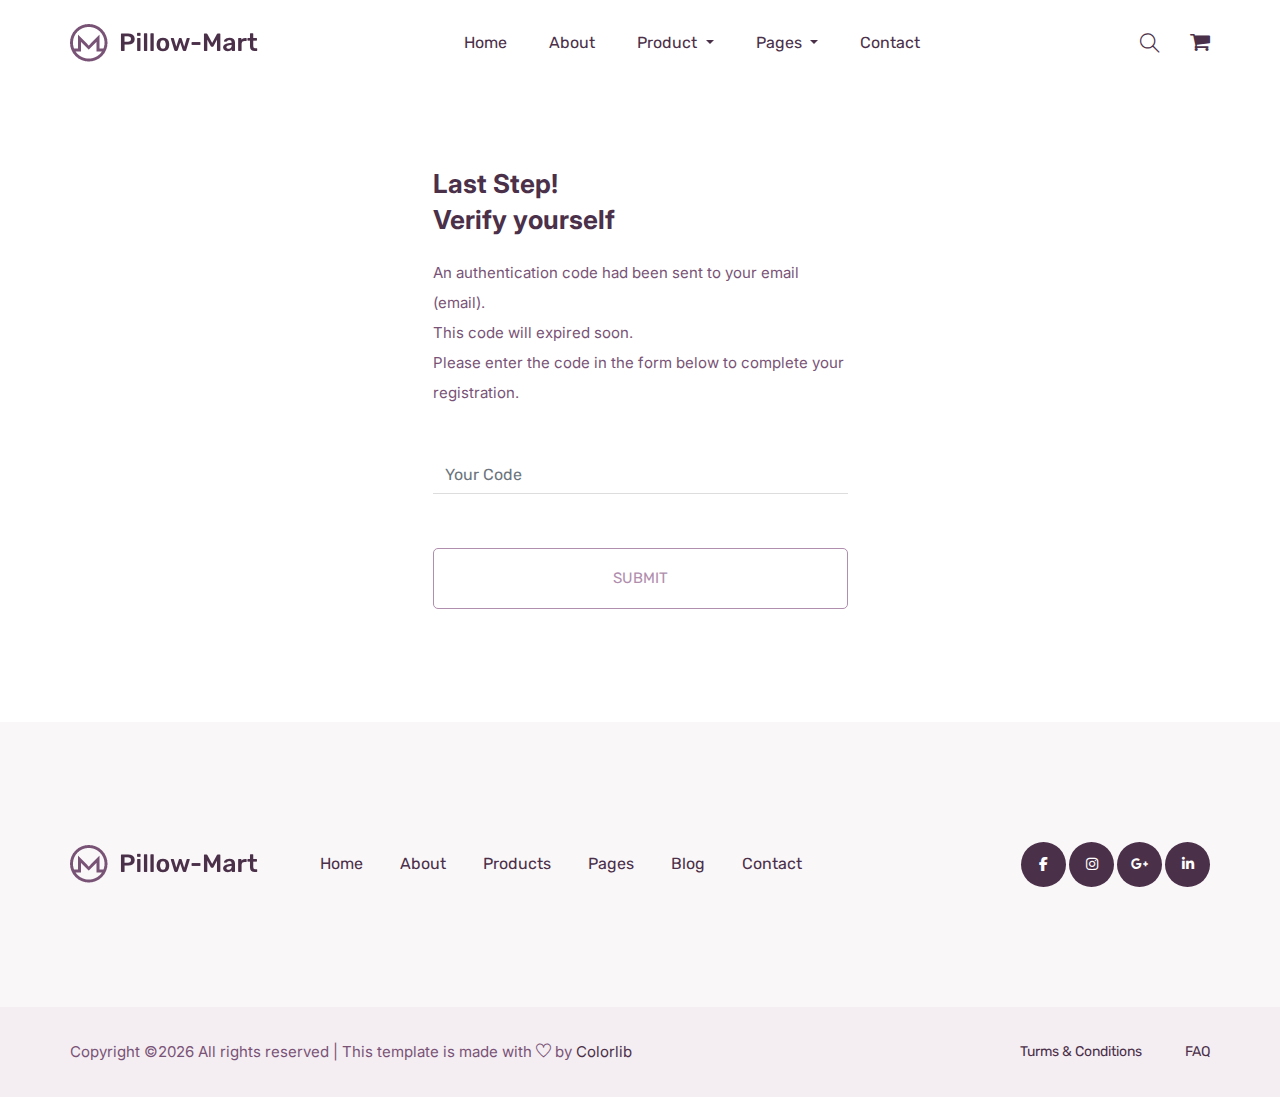
<file: src/main/webapp/otp-varification.html>
<!doctype html>
<html lang="zxx">

<head>
    <!-- Required meta tags -->
    <meta charset="utf-8">
    <meta name="viewport" content="width=device-width, initial-scale=1, shrink-to-fit=no">
    <title>Verification</title>
    <link rel="icon" href="img/favicon.png">
    <!-- Bootstrap CSS -->
    <link rel="stylesheet" href="css/bootstrap.min.css">
    <!-- animate CSS -->
    <link rel="stylesheet" href="css/animate.css">
    <!-- owl carousel CSS -->
    <link rel="stylesheet" href="css/owl.carousel.min.css">
    <!-- font awesome CSS -->
    <link rel="stylesheet" href="css/all.css">
    <!-- flaticon CSS -->
    <link rel="stylesheet" href="css/flaticon.css">
    <link rel="stylesheet" href="css/themify-icons.css">
    <!-- font awesome CSS -->
    <link rel="stylesheet" href="css/magnific-popup.css">
    <!-- swiper CSS -->
    <link rel="stylesheet" href="css/slick.css">
    <!-- style CSS -->
    <link rel="stylesheet" href="css/style.css">
    <!--    Font awesome-->
    <link rel="stylesheet" href="https://cdnjs.cloudflare.com/ajax/libs/font-awesome/6.5.2/css/all.min.css" />
</head>

<body>
<!--::header part start::-->
<header class="main_menu home_menu">
    <div class="container">
        <div class="row align-items-center justify-content-center">
            <div class="col-lg-12">
                <nav class="navbar navbar-expand-lg navbar-light">
                    <a class="navbar-brand" href="index.html"> <img src="img/logo.png" alt="logo"> </a>
                    <button class="navbar-toggler" type="button" data-toggle="collapse"
                            data-target="#navbarSupportedContent" aria-controls="navbarSupportedContent"
                            aria-expanded="false" aria-label="Toggle navigation">
                        <span class="menu_icon"><i class="fas fa-bars"></i></span>
                    </button>

                    <div class="collapse navbar-collapse main-menu-item" id="navbarSupportedContent">
                        <ul class="navbar-nav">
                            <li class="nav-item">
                                <a class="nav-link" href="index.html">Home</a>
                            </li>
                            <li class="nav-item">
                                <a class="nav-link" href="about.html">about</a>
                            </li>
                            <li class="nav-item dropdown">
                                <a class="nav-link dropdown-toggle" href="blog.html" id="navbarDropdown_1"
                                   role="button" data-toggle="dropdown" aria-haspopup="true" aria-expanded="false">
                                    product
                                </a>
                                <div class="dropdown-menu" aria-labelledby="navbarDropdown_1">
                                    <a class="dropdown-item" href="product_list.html"> product list</a>
                                    <a class="dropdown-item" href="single-product.html">product details</a>

                                </div>
                            </li>
                            <li class="nav-item dropdown">
                                <a class="nav-link dropdown-toggle" href="blog.html" id="navbarDropdown_3"
                                   role="button" data-toggle="dropdown" aria-haspopup="true" aria-expanded="false">
                                    pages
                                </a>
                                <div class="dropdown-menu" aria-labelledby="navbarDropdown_2">
                                    <a class="dropdown-item" href="login.html">
                                        login

                                    </a>
                                    <a class="dropdown-item" href="checkout.html">product checkout</a>
                                    <a class="dropdown-item" href="cart.html">shopping cart</a>
                                    <a class="dropdown-item" href="confirmation.html">confirmation</a>
                                    <a class="dropdown-item" href="elements.html">elements</a>
                                </div>
                            </li>

<!--                            <li class="nav-item dropdown">-->
<!--                                <a class="nav-link dropdown-toggle" href="blog.html" id="navbarDropdown_2"-->
<!--                                   role="button" data-toggle="dropdown" aria-haspopup="true" aria-expanded="false">-->
<!--                                    blog-->
<!--                                </a>-->
<!--                                <div class="dropdown-menu" aria-labelledby="navbarDropdown_2">-->
<!--                                    <a class="dropdown-item" href="blog.html"> blog</a>-->
<!--                                    <a class="dropdown-item" href="single-blog.html">Single blog</a>-->
<!--                                </div>-->
<!--                            </li>-->

                            <li class="nav-item">
                                <a class="nav-link" href="contact.html">Contact</a>
                            </li>
                        </ul>
                    </div>
                    <div class="hearer_icon d-flex align-items-center">
                        <a id="search_1" href="javascript:void(0)"><i class="ti-search"></i></a>
                        <a href="cart.html">
                            <i class="flaticon-shopping-cart-black-shape"></i>
                        </a>
                    </div>
                </nav>
            </div>
        </div>
    </div>
    <div class="search_input" id="search_input_box">
        <div class="container ">
            <form class="d-flex justify-content-between search-inner" action="/search" method="POST">
                <input type="text" class="form-control" id="search_input" placeholder="Search Here">
                <button type="submit" class="btn"></button>
                <span class="ti-close" id="close_search" title="Close Search"></span>
            </form>
        </div>
    </div>
</header>
<!-- Header part end-->


<!--================login_part Area =================-->
<section class="login_part">
    <div class="container">
        <div class="row align-items-center">
            <div class="col-lg-6 col-md-6 mx-auto">
                <div class="login_part_form">
                    <div class="login_part_form_iner">
                        <h3 style="margin-bottom: 20px">Last Step! <br>
                            Verify yourself</h3>
                        <p class="mb-5">An authentication code had been sent to your email (email).
                            <br />
                            This code will expired soon.
                            <br />
                            Please enter the code in the form below to complete your registration.</p>
                        <form class="row contact_form" action="#" method="post" novalidate="novalidate">
                            <div class="col-md-12 form-group p_star mb-4">
                                <input type="text" class="form-control" id="code" name="code" value=""
                                       placeholder="Your Code">

                            </div>
                            <div class="col-md-12 form-group">

                                <button type="submit" value="submit" class="btn_3">
                                    Submit
                                </button>

                            </div>
                        </form>
                    </div>
                </div>
            </div>
        </div>
    </div>
</section>
<!--================login_part end =================-->

<!--::footer_part start::-->
<footer class="footer_part">
    <div class="footer_iner section_bg">
        <div class="container">
            <div class="row justify-content-between align-items-center">
                <div class="col-lg-8">
                    <div class="footer_menu">
                        <div class="footer_logo">
                            <a href="index.html"><img src="img/logo.png" alt="#"></a>
                        </div>
                        <div class="footer_menu_item">
                            <a href="index.html">Home</a>
                            <a href="about.html">About</a>
                            <a href="product_list.html">Products</a>
                            <a href="#">Pages</a>
                            <a href="blog.html">Blog</a>
                            <a href="contact.html">Contact</a>
                        </div>
                    </div>
                </div>
                <div class="col-lg-4">
                    <div class="social_icon">
                        <a href="#"><i class="fab fa-facebook-f"></i></a>
                        <a href="#"><i class="fab fa-instagram"></i></a>
                        <a href="#"><i class="fab fa-google-plus-g"></i></a>
                        <a href="#"><i class="fab fa-linkedin-in"></i></a>
                    </div>
                </div>
            </div>
        </div>
    </div>

    <div class="copyright_part">
        <div class="container">
            <div class="row ">
                <div class="col-lg-12">
                    <div class="copyright_text">
                        <P><!-- Link back to Colorlib can't be removed. Template is licensed under CC BY 3.0. -->
                            Copyright &copy;<script>document.write(new Date().getFullYear());</script> All rights reserved | This template is made with <i class="ti-heart" aria-hidden="true"></i> by <a href="https://colorlib.com" target="_blank">Colorlib</a>
                            <!-- Link back to Colorlib can't be removed. Template is licensed under CC BY 3.0. --></P>
                        <div class="copyright_link">
                            <a href="#">Turms & Conditions</a>
                            <a href="#">FAQ</a>
                        </div>
                    </div>
                </div>
            </div>
        </div>
    </div>
</footer>
<!--::footer_part end::-->


<!-- jquery plugins here-->
<script src="js/jquery-1.12.1.min.js"></script>
<!-- popper js -->
<script src="js/popper.min.js"></script>
<!-- bootstrap js -->
<script src="js/bootstrap.min.js"></script>
<!-- easing js -->
<script src="js/jquery.magnific-popup.js"></script>
<!-- swiper js -->
<script src="js/swiper.min.js"></script>
<!-- swiper js -->
<script src="js/mixitup.min.js"></script>
<!-- particles js -->
<script src="js/jquery.nice-select.min.js"></script>
<!-- slick js -->
<script src="js/slick.min.js"></script>
<script src="js/jquery.counterup.min.js"></script>
<script src="js/waypoints.min.js"></script>
<script src="js/contact.js"></script>
<script src="js/jquery.ajaxchimp.min.js"></script>
<script src="js/jquery.form.js"></script>
<script src="js/jquery.validate.min.js"></script>
<script src="js/mail-script.js"></script>
<!-- custom js -->
<script src="js/custom.js"></script>


</body>

</html>
</file>
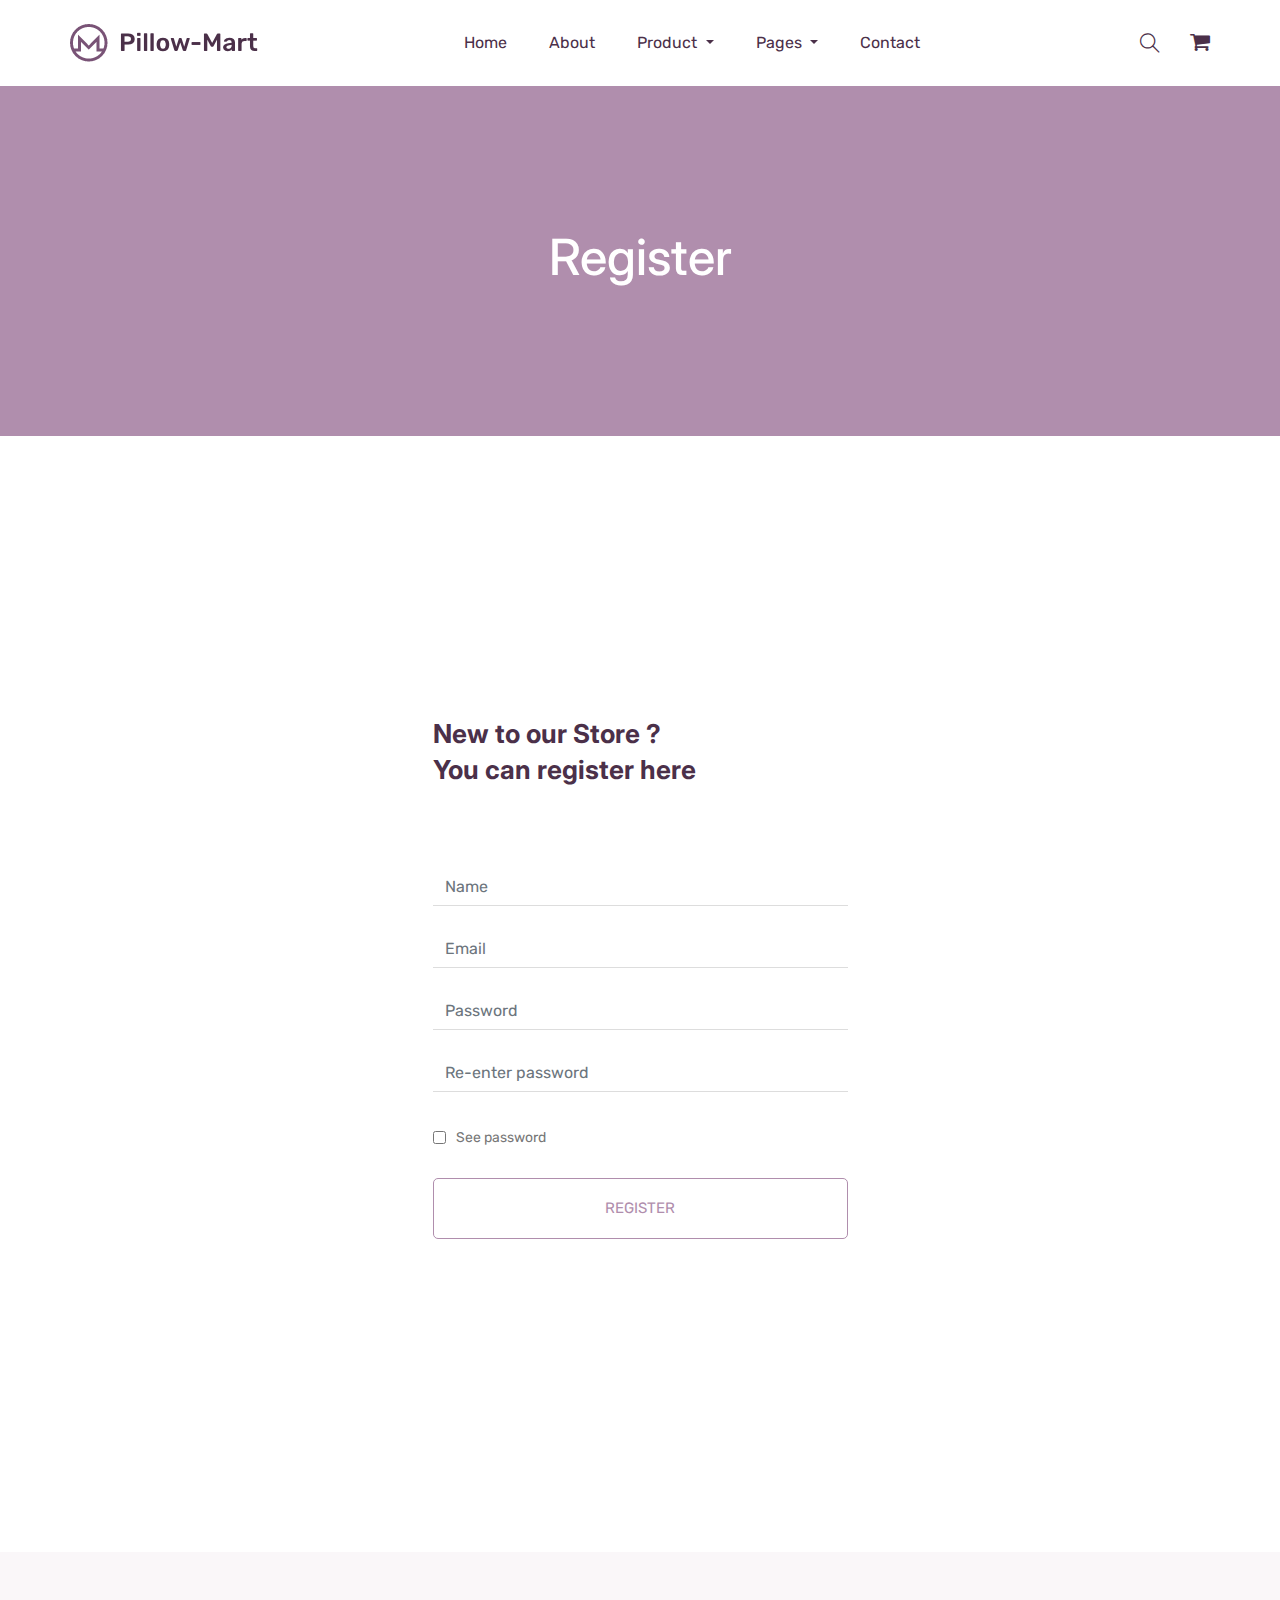
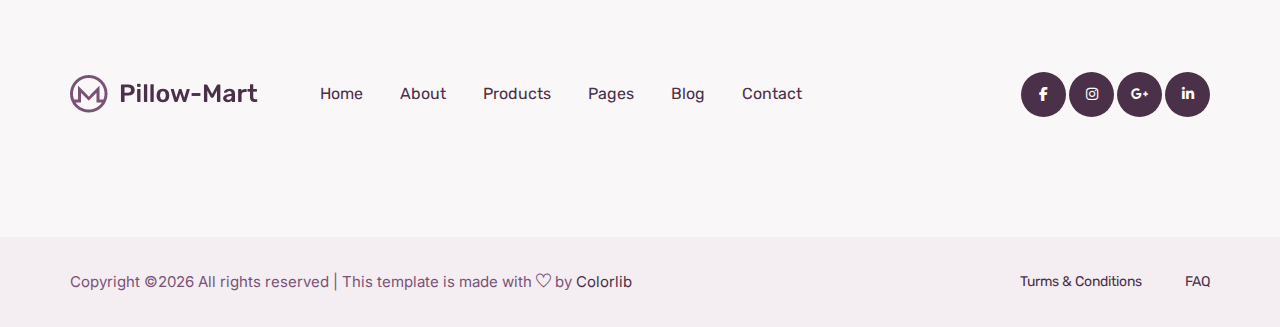
<file: src/main/webapp/register.html>
<!doctype html>
<html lang="zxx">

<head>
    <!-- Required meta tags -->
    <meta charset="utf-8">
    <meta name="viewport" content="width=device-width, initial-scale=1, shrink-to-fit=no">
    <title>Login</title>
    <link rel="icon" href="img/favicon.png">
    <!-- Bootstrap CSS -->
    <link rel="stylesheet" href="css/bootstrap.min.css">
    <!-- animate CSS -->
    <link rel="stylesheet" href="css/animate.css">
    <!-- owl carousel CSS -->
    <link rel="stylesheet" href="css/owl.carousel.min.css">
    <!-- font awesome CSS -->
    <link rel="stylesheet" href="css/all.css">
    <!-- flaticon CSS -->
    <link rel="stylesheet" href="css/flaticon.css">
    <link rel="stylesheet" href="css/themify-icons.css">
    <!-- font awesome CSS -->
    <link rel="stylesheet" href="css/magnific-popup.css">
    <!-- swiper CSS -->
    <link rel="stylesheet" href="css/slick.css">
    <!-- style CSS -->
    <link rel="stylesheet" href="css/style.css">
    <!--    Font awesome-->
    <link rel="stylesheet" href="https://cdnjs.cloudflare.com/ajax/libs/font-awesome/6.5.2/css/all.min.css" />

    <script src="https://www.google.com/recaptcha/api.js" async defer></script>
</head>

<body>
<!--::header part start::-->
<header class="main_menu home_menu">
    <div class="container">
        <div class="row align-items-center justify-content-center">
            <div class="col-lg-12">
                <nav class="navbar navbar-expand-lg navbar-light">
                    <a class="navbar-brand" href="index.html"> <img src="img/logo.png" alt="logo"> </a>
                    <button class="navbar-toggler" type="button" data-toggle="collapse"
                            data-target="#navbarSupportedContent" aria-controls="navbarSupportedContent"
                            aria-expanded="false" aria-label="Toggle navigation">
                        <span class="menu_icon"><i class="fas fa-bars"></i></span>
                    </button>

                    <div class="collapse navbar-collapse main-menu-item" id="navbarSupportedContent">
                        <ul class="navbar-nav">
                            <li class="nav-item">
                                <a class="nav-link" href="index.html">Home</a>
                            </li>
                            <li class="nav-item">
                                <a class="nav-link" href="about.html">about</a>
                            </li>
                            <li class="nav-item dropdown">
                                <a class="nav-link dropdown-toggle" href="blog.html" id="navbarDropdown_1"
                                   role="button" data-toggle="dropdown" aria-haspopup="true" aria-expanded="false">
                                    product
                                </a>
                                <div class="dropdown-menu" aria-labelledby="navbarDropdown_1">
                                    <a class="dropdown-item" href="product_list.html"> product list</a>
                                    <a class="dropdown-item" href="single-product.html">product details</a>

                                </div>
                            </li>
                            <li class="nav-item dropdown">
                                <a class="nav-link dropdown-toggle" href="blog.html" id="navbarDropdown_3"
                                   role="button" data-toggle="dropdown" aria-haspopup="true" aria-expanded="false">
                                    pages
                                </a>
                                <div class="dropdown-menu" aria-labelledby="navbarDropdown_2">
                                    <a class="dropdown-item" href="login.html">
                                        login

                                    </a>
                                    <a class="dropdown-item" href="checkout.html">product checkout</a>
                                    <a class="dropdown-item" href="cart.html">shopping cart</a>
                                    <a class="dropdown-item" href="confirmation.html">confirmation</a>
                                    <a class="dropdown-item" href="elements.html">elements</a>
                                </div>
                            </li>

<!--                            <li class="nav-item dropdown">-->
<!--                                <a class="nav-link dropdown-toggle" href="blog.html" id="navbarDropdown_2"-->
<!--                                   role="button" data-toggle="dropdown" aria-haspopup="true" aria-expanded="false">-->
<!--                                    blog-->
<!--                                </a>-->
<!--                                <div class="dropdown-menu" aria-labelledby="navbarDropdown_2">-->
<!--                                    <a class="dropdown-item" href="blog.html"> blog</a>-->
<!--                                    <a class="dropdown-item" href="single-blog.html">Single blog</a>-->
<!--                                </div>-->
<!--                            </li>-->

                            <li class="nav-item">
                                <a class="nav-link" href="contact.html">Contact</a>
                            </li>
                        </ul>
                    </div>
                    <div class="hearer_icon d-flex align-items-center">
                        <a id="search_1" href="javascript:void(0)"><i class="ti-search"></i></a>
                        <a href="cart.html">
                            <i class="flaticon-shopping-cart-black-shape"></i>
                        </a>
                    </div>
                </nav>
            </div>
        </div>
    </div>
    <div class="search_input" id="search_input_box">
        <div class="container ">
            <form class="d-flex justify-content-between search-inner" action="/search" method="POST">
                <input type="text" class="form-control" id="search_input" placeholder="Search Here">
                <button type="submit" class="btn"></button>
                <span class="ti-close" id="close_search" title="Close Search"></span>
            </form>
        </div>
    </div>
</header>
<!-- Header part end-->

<!-- breadcrumb part start-->
<section class="breadcrumb_part">
    <div class="container">
        <div class="row">
            <div class="col-lg-12">
                <div class="breadcrumb_iner">
                    <h2>Register</h2>
                </div>
            </div>
        </div>
    </div>
</section>
<!-- breadcrumb part end-->

<!--================login_part Area =================-->
<section class="login_part section_padding ">
    <div class="container">
        <div class="row align-items-center justify-content-center">

            <div class="col-lg-6 col-md-6">
                <div class="login_part_form">
                    <div class="login_part_form_iner">
                        <h3>New to our Store ? <br>
                            You can register here</h3>
                        <form class="row contact_form myform" action="#" method="post" novalidate="novalidate">
                            <div class="col-md-12 form-group p_star mb-4">
                                <input type="text" class="form-control" id="name" name="name" value=""
                                       placeholder="Name">
                            </div>
                            <div class="col-md-12 form-group p_star mb-4">
                                <input type="email" class="form-control" id="email" name="email" value=""
                                       placeholder="Email">
                            </div>
                            <div class="col-md-12 form-group p_star mb-4">
                                <input type="password" class="form-control" id="password" name="password" value=""
                                       placeholder="Password">
                                <div class="font-italic text-danger password-constraint"></div>
                            </div>
                            <div class="col-md-12 form-group p_star mb-4">
                                <input type="password" class="form-control" id="re-password" name="re-password" value=""
                                       placeholder="Re-enter password">
                                <div class="text-danger font-italic msg"></div>
                            </div>
                            <div class="col-md-12 form-group">
                                <div class="creat_account d-flex align-items-center mb-3">
                                        <input type="checkbox" id="f-option" name="selector">
                                        <label for="f-option">See password</label>
                                </div>
                                <div>
                                    <div class="g-recaptcha" data-sitekey="6LePUuwpAAAAANteno4UNkHQ-IWcK6KwiGLH3QAD"></div>
                                    <div class="fst-italic text-danger captcha-msg" ></div>
                                </div>
                                <button type="submit" value="submit" class="btn_3 btn-register" disabled>
                                    Register
                                </button>

                            </div>
                        </form>
                    </div>
                </div>
            </div>
        </div>
    </div>
</section>
<!--================login_part end =================-->

<!--::footer_part start::-->
<footer class="footer_part">
    <div class="footer_iner section_bg">
        <div class="container">
            <div class="row justify-content-between align-items-center">
                <div class="col-lg-8">
                    <div class="footer_menu">
                        <div class="footer_logo">
                            <a href="index.html"><img src="img/logo.png" alt="#"></a>
                        </div>
                        <div class="footer_menu_item">
                            <a href="index.html">Home</a>
                            <a href="about.html">About</a>
                            <a href="product_list.html">Products</a>
                            <a href="#">Pages</a>
                            <a href="blog.html">Blog</a>
                            <a href="contact.html">Contact</a>
                        </div>
                    </div>
                </div>
                <div class="col-lg-4">
                    <div class="social_icon">
                        <a href="#"><i class="fab fa-facebook-f"></i></a>
                        <a href="#"><i class="fab fa-instagram"></i></a>
                        <a href="#"><i class="fab fa-google-plus-g"></i></a>
                        <a href="#"><i class="fab fa-linkedin-in"></i></a>
                    </div>
                </div>
            </div>
        </div>
    </div>

    <div class="copyright_part">
        <div class="container">
            <div class="row ">
                <div class="col-lg-12">
                    <div class="copyright_text">
                        <P><!-- Link back to Colorlib can't be removed. Template is licensed under CC BY 3.0. -->
                            Copyright &copy;<script>document.write(new Date().getFullYear());</script> All rights reserved | This template is made with <i class="ti-heart" aria-hidden="true"></i> by <a href="https://colorlib.com" target="_blank">Colorlib</a>
                            <!-- Link back to Colorlib can't be removed. Template is licensed under CC BY 3.0. --></P>
                        <div class="copyright_link">
                            <a href="#">Turms & Conditions</a>
                            <a href="#">FAQ</a>
                        </div>
                    </div>
                </div>
            </div>
        </div>
    </div>
</footer>
<!--::footer_part end::-->

<!-- jquery plugins here-->
<script src="js/jquery-1.12.1.min.js"></script>
<!-- popper js -->
<script src="js/popper.min.js"></script>
<!-- bootstrap js -->
<script src="js/bootstrap.min.js"></script>
<!-- easing js -->
<script src="js/jquery.magnific-popup.js"></script>
<!-- swiper js -->
<script src="js/swiper.min.js"></script>
<!-- swiper js -->
<script src="js/mixitup.min.js"></script>
<!-- particles js -->
<script src="js/owl.carousel.min.js"></script>
<script src="js/jquery.nice-select.min.js"></script>
<!-- slick js -->
<script src="js/slick.min.js"></script>
<script src="js/jquery.counterup.min.js"></script>
<script src="js/waypoints.min.js"></script>
<script src="js/contact.js"></script>
<script src="js/jquery.ajaxchimp.min.js"></script>
<script src="js/jquery.form.js"></script>
<script src="js/jquery.validate.min.js"></script>
<script src="js/mail-script.js"></script>
<!-- custom js -->
<script src="js/custom.js"></script>

<script>
    const password = document.querySelector('#password');
    const rePassword = document.querySelector('#re-password');
    const seePassword = document.querySelector('#f-option');
    // implement see password
    seePassword.onclick = function() {
        if (seePassword.checked) {
            password.setAttribute('type', 'text');
            rePassword.setAttribute('type', 'text');
        } else {
            password.setAttribute('type', 'password');
            rePassword.setAttribute('type', 'Password');
        }
    }

    // implement matching password
    const msg = document.querySelector('.msg');
    const btn = document.querySelector('.btn-register');
    rePassword.addEventListener('input', () => {
        const val1 = password.value;
        const val2 = rePassword.value;
        if (val1 !== val2) {
            msg.textContent = "Your password doesn't match!";
            btn.disabled = true;
        } else {
            msg.textContent = "";
            btn.disabled = false;
        }
    });

    // implement cautions when create password
    const constraint = document.querySelector('.password-constraint');
    password.onfocus = function() {
        constraint.textContent = 'For your safety, password should contains at least 8 character, text and number included';
    };
    password.onblur = function() {
        constraint.textContent = '';
    };

    // implement captcha
    const form = document.querySelector('.myform');
    form.addEventListener('submit', (event) => {
        event.preventDefault();
        const isValid = validateRecaptcha();
        if (isValid) {
            form.submit();
        } else {

        }
    })
    function validateRecaptcha() {
        const response = grecaptcha.getResponse();
        if (response.length === 0) {
            document.querySelector('.captcha-msg').textContent = "Please finish the captcha";
            return false;
        }
        return true;
    }

</script>

</body>

</html>
</file>
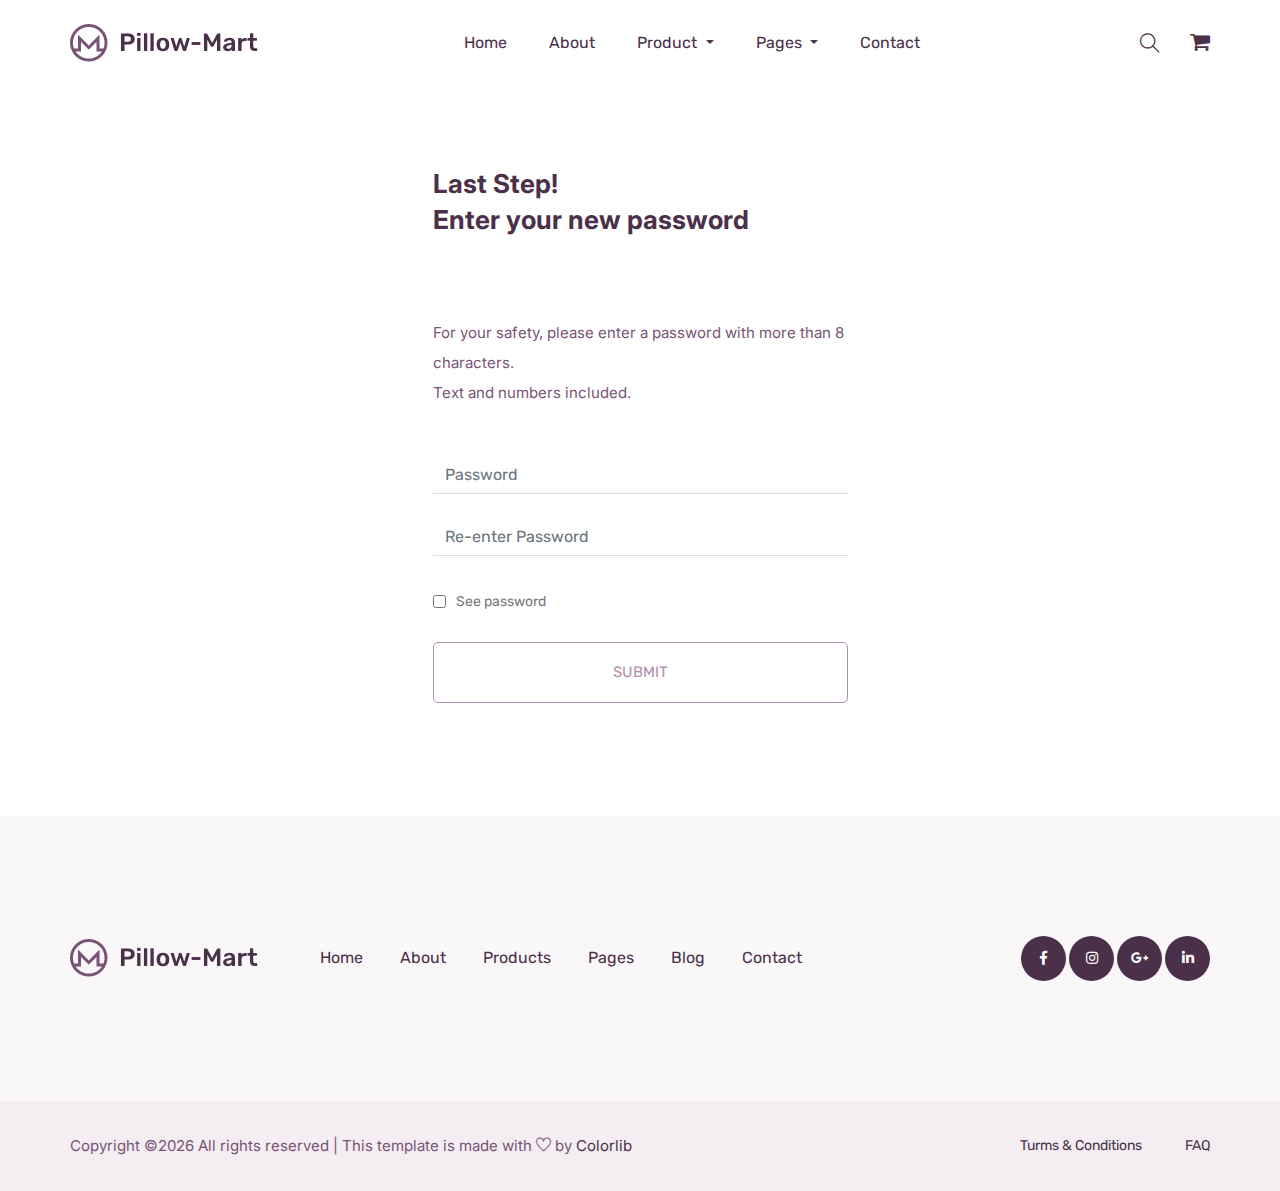
<file: src/main/webapp/reset-password.html>
<!doctype html>
<html lang="zxx">

<head>
    <!-- Required meta tags -->
    <meta charset="utf-8">
    <meta name="viewport" content="width=device-width, initial-scale=1, shrink-to-fit=no">
    <title>Reset Password</title>
    <link rel="icon" href="img/favicon.png">
    <!-- Bootstrap CSS -->
    <link rel="stylesheet" href="css/bootstrap.min.css">
    <!-- animate CSS -->
    <link rel="stylesheet" href="css/animate.css">
    <!-- owl carousel CSS -->
    <link rel="stylesheet" href="css/owl.carousel.min.css">
    <!-- font awesome CSS -->
    <link rel="stylesheet" href="css/all.css">
    <!-- flaticon CSS -->
    <link rel="stylesheet" href="css/flaticon.css">
    <link rel="stylesheet" href="css/themify-icons.css">
    <!-- font awesome CSS -->
    <link rel="stylesheet" href="css/magnific-popup.css">
    <!-- swiper CSS -->
    <link rel="stylesheet" href="css/slick.css">
    <!-- style CSS -->
    <link rel="stylesheet" href="css/style.css">

</head>

<body>
<!--::header part start::-->
<header class="main_menu home_menu">
    <div class="container">
        <div class="row align-items-center justify-content-center">
            <div class="col-lg-12">
                <nav class="navbar navbar-expand-lg navbar-light">
                    <a class="navbar-brand" href="index.html"> <img src="img/logo.png" alt="logo"> </a>
                    <button class="navbar-toggler" type="button" data-toggle="collapse"
                            data-target="#navbarSupportedContent" aria-controls="navbarSupportedContent"
                            aria-expanded="false" aria-label="Toggle navigation">
                        <span class="menu_icon"><i class="fas fa-bars"></i></span>
                    </button>

                    <div class="collapse navbar-collapse main-menu-item" id="navbarSupportedContent">
                        <ul class="navbar-nav">
                            <li class="nav-item">
                                <a class="nav-link" href="index.html">Home</a>
                            </li>
                            <li class="nav-item">
                                <a class="nav-link" href="about.html">about</a>
                            </li>
                            <li class="nav-item dropdown">
                                <a class="nav-link dropdown-toggle" href="blog.html" id="navbarDropdown_1"
                                   role="button" data-toggle="dropdown" aria-haspopup="true" aria-expanded="false">
                                    product
                                </a>
                                <div class="dropdown-menu" aria-labelledby="navbarDropdown_1">
                                    <a class="dropdown-item" href="product_list.html"> product list</a>
                                    <a class="dropdown-item" href="single-product.html">product details</a>

                                </div>
                            </li>
                            <li class="nav-item dropdown">
                                <a class="nav-link dropdown-toggle" href="blog.html" id="navbarDropdown_3"
                                   role="button" data-toggle="dropdown" aria-haspopup="true" aria-expanded="false">
                                    pages
                                </a>
                                <div class="dropdown-menu" aria-labelledby="navbarDropdown_2">
                                    <a class="dropdown-item" href="login.html">
                                        login

                                    </a>
                                    <a class="dropdown-item" href="checkout.html">product checkout</a>
                                    <a class="dropdown-item" href="cart.html">shopping cart</a>
                                    <a class="dropdown-item" href="confirmation.html">confirmation</a>
                                    <a class="dropdown-item" href="elements.html">elements</a>
                                </div>
                            </li>

<!--                            <li class="nav-item dropdown">-->
<!--                                <a class="nav-link dropdown-toggle" href="blog.html" id="navbarDropdown_2"-->
<!--                                   role="button" data-toggle="dropdown" aria-haspopup="true" aria-expanded="false">-->
<!--                                    blog-->
<!--                                </a>-->
<!--                                <div class="dropdown-menu" aria-labelledby="navbarDropdown_2">-->
<!--                                    <a class="dropdown-item" href="blog.html"> blog</a>-->
<!--                                    <a class="dropdown-item" href="single-blog.html">Single blog</a>-->
<!--                                </div>-->
<!--                            </li>-->

                            <li class="nav-item">
                                <a class="nav-link" href="contact.html">Contact</a>
                            </li>
                        </ul>
                    </div>
                    <div class="hearer_icon d-flex align-items-center">
                        <a id="search_1" href="javascript:void(0)"><i class="ti-search"></i></a>
                        <a href="cart.html">
                            <i class="flaticon-shopping-cart-black-shape"></i>
                        </a>
                    </div>
                </nav>
            </div>
        </div>
    </div>
    <div class="search_input" id="search_input_box">
        <div class="container ">
            <form class="d-flex justify-content-between search-inner" action="/search" method="POST">
                <input type="text" class="form-control" id="search_input" placeholder="Search Here">
                <button type="submit" class="btn"></button>
                <span class="ti-close" id="close_search" title="Close Search"></span>
            </form>
        </div>
    </div>
</header>
<!-- Header part end-->


<!--================login_part Area =================-->
<section class="login_part">
    <div class="container">
        <div class="row align-items-center">
            <div class="col-lg-6 col-md-6 mx-auto">
                <div class="login_part_form">
                    <div class="login_part_form_iner">
                        <h3>Last Step! <br>
                            Enter your new password</h3>
                        <p class="mb-5">For your safety, please enter a password with
                            more than 8 characters.
                            <br />
                            Text and numbers included.</p>
                        <form class="row contact_form" action="#" method="post" novalidate="novalidate">
                            <div class="col-md-12 form-group p_star mb-4">
                                <input type="password" class="form-control" id="password" name="password" value=""
                                       placeholder="Password">
                            </div>
                            <div class="col-md-12 form-group p_star mb-4">
                                <input type="password" class="form-control" id="re-password" name="" value=""
                                       placeholder="Re-enter Password">
                                <div class="msg text-danger font-italic"></div>
                            </div>
                            <div class="col-md-12 form-group">
                                <div class="creat_account d-flex align-items-center mb-3">
                                    <input type="checkbox" id="f-option" name="selector">
                                    <label for="f-option">See password</label>
                                </div>
                                <button type="submit" value="submit" class="btn_3 btn-submit">
                                    Submit
                                </button>

                            </div>
                        </form>
                    </div>
                </div>
            </div>
        </div>
    </div>
</section>
<!--================login_part end =================-->

<!--::footer_part start::-->
<footer class="footer_part">
    <div class="footer_iner section_bg">
        <div class="container">
            <div class="row justify-content-between align-items-center">
                <div class="col-lg-8">
                    <div class="footer_menu">
                        <div class="footer_logo">
                            <a href="index.html"><img src="img/logo.png" alt="#"></a>
                        </div>
                        <div class="footer_menu_item">
                            <a href="index.html">Home</a>
                            <a href="about.html">About</a>
                            <a href="product_list.html">Products</a>
                            <a href="#">Pages</a>
                            <a href="blog.html">Blog</a>
                            <a href="contact.html">Contact</a>
                        </div>
                    </div>
                </div>
                <div class="col-lg-4">
                    <div class="social_icon">
                        <a href="#"><i class="fab fa-facebook-f"></i></a>
                        <a href="#"><i class="fab fa-instagram"></i></a>
                        <a href="#"><i class="fab fa-google-plus-g"></i></a>
                        <a href="#"><i class="fab fa-linkedin-in"></i></a>
                    </div>
                </div>
            </div>
        </div>
    </div>

    <div class="copyright_part">
        <div class="container">
            <div class="row ">
                <div class="col-lg-12">
                    <div class="copyright_text">
                        <P><!-- Link back to Colorlib can't be removed. Template is licensed under CC BY 3.0. -->
                            Copyright &copy;<script>document.write(new Date().getFullYear());</script> All rights reserved | This template is made with <i class="ti-heart" aria-hidden="true"></i> by <a href="https://colorlib.com" target="_blank">Colorlib</a>
                            <!-- Link back to Colorlib can't be removed. Template is licensed under CC BY 3.0. --></P>
                        <div class="copyright_link">
                            <a href="#">Turms & Conditions</a>
                            <a href="#">FAQ</a>
                        </div>
                    </div>
                </div>
            </div>
        </div>
    </div>
</footer>
<!--::footer_part end::-->


<!-- jquery plugins here-->
<script src="js/jquery-1.12.1.min.js"></script>
<!-- popper js -->
<script src="js/popper.min.js"></script>
<!-- bootstrap js -->
<script src="js/bootstrap.min.js"></script>
<!-- easing js -->
<script src="js/jquery.magnific-popup.js"></script>
<!-- swiper js -->
<script src="js/swiper.min.js"></script>
<!-- swiper js -->
<script src="js/mixitup.min.js"></script>
<!-- particles js -->
<script src="js/jquery.nice-select.min.js"></script>
<!-- slick js -->
<script src="js/slick.min.js"></script>
<script src="js/jquery.counterup.min.js"></script>
<script src="js/waypoints.min.js"></script>
<script src="js/contact.js"></script>
<script src="js/jquery.ajaxchimp.min.js"></script>
<script src="js/jquery.form.js"></script>
<script src="js/jquery.validate.min.js"></script>
<script src="js/mail-script.js"></script>
<!-- custom js -->
<script src="js/custom.js"></script>
<script>
    // matching password
    const password = document.querySelector('#password');
    const rePassword = document.querySelector('#re-password');
    const msg = document.querySelector('.msg');
    const btn = document.querySelector('.btn-submit');
    rePassword.addEventListener('input', () => {
        const val1 = password.value;
        const val2 = rePassword.value;
        if (val1 !== val2) {
            msg.textContent = "Your password doesn't match!";
            btn.disabled = true;
        } else {
            msg.textContent = "";
            btn.disabled = false;
        }
    });

    // see password
    const seePassword = document.querySelector('#f-option');
    seePassword.onclick = function() {
        if (seePassword.checked) {
            password.setAttribute('type', 'text');
            rePassword.setAttribute('type', 'text');
        } else {
            password.setAttribute('type', 'password');
            rePassword.setAttribute('type', 'Password');
        }
    }
</script>

</body>

</html>
</file>
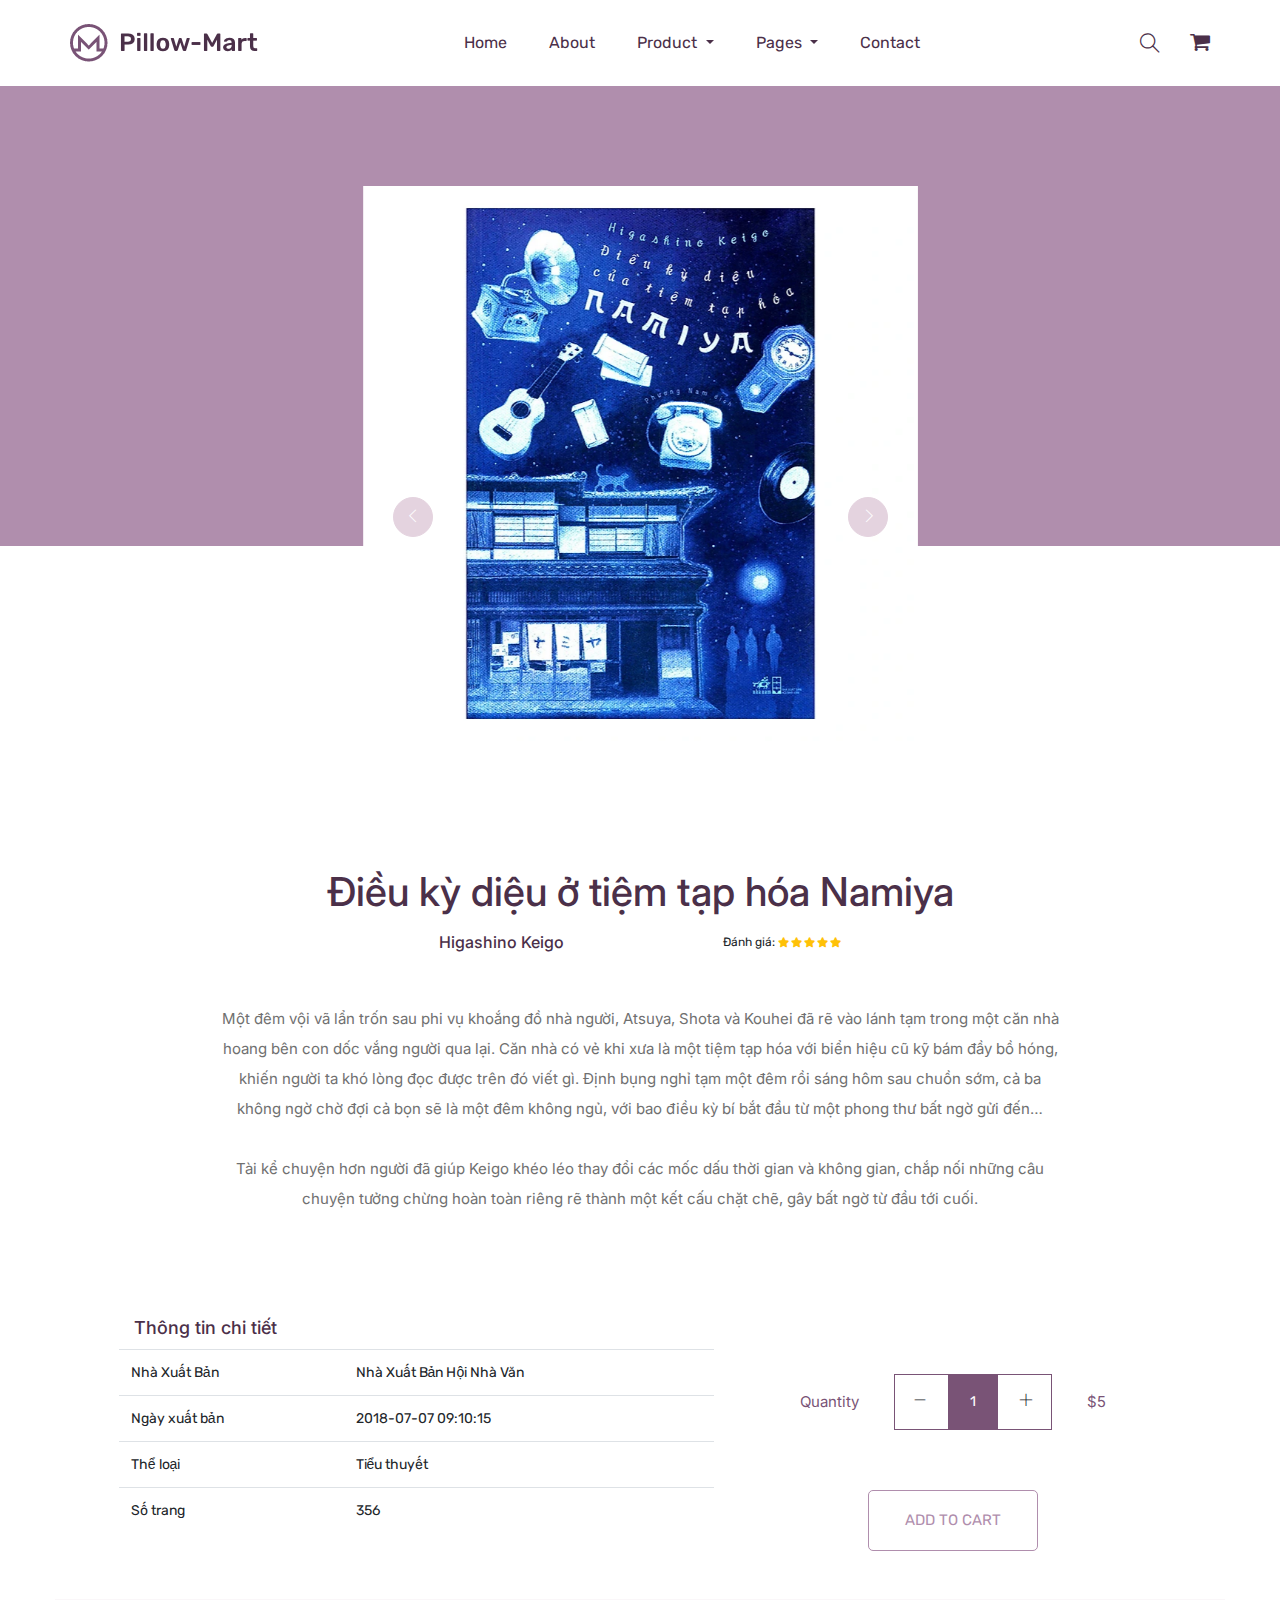
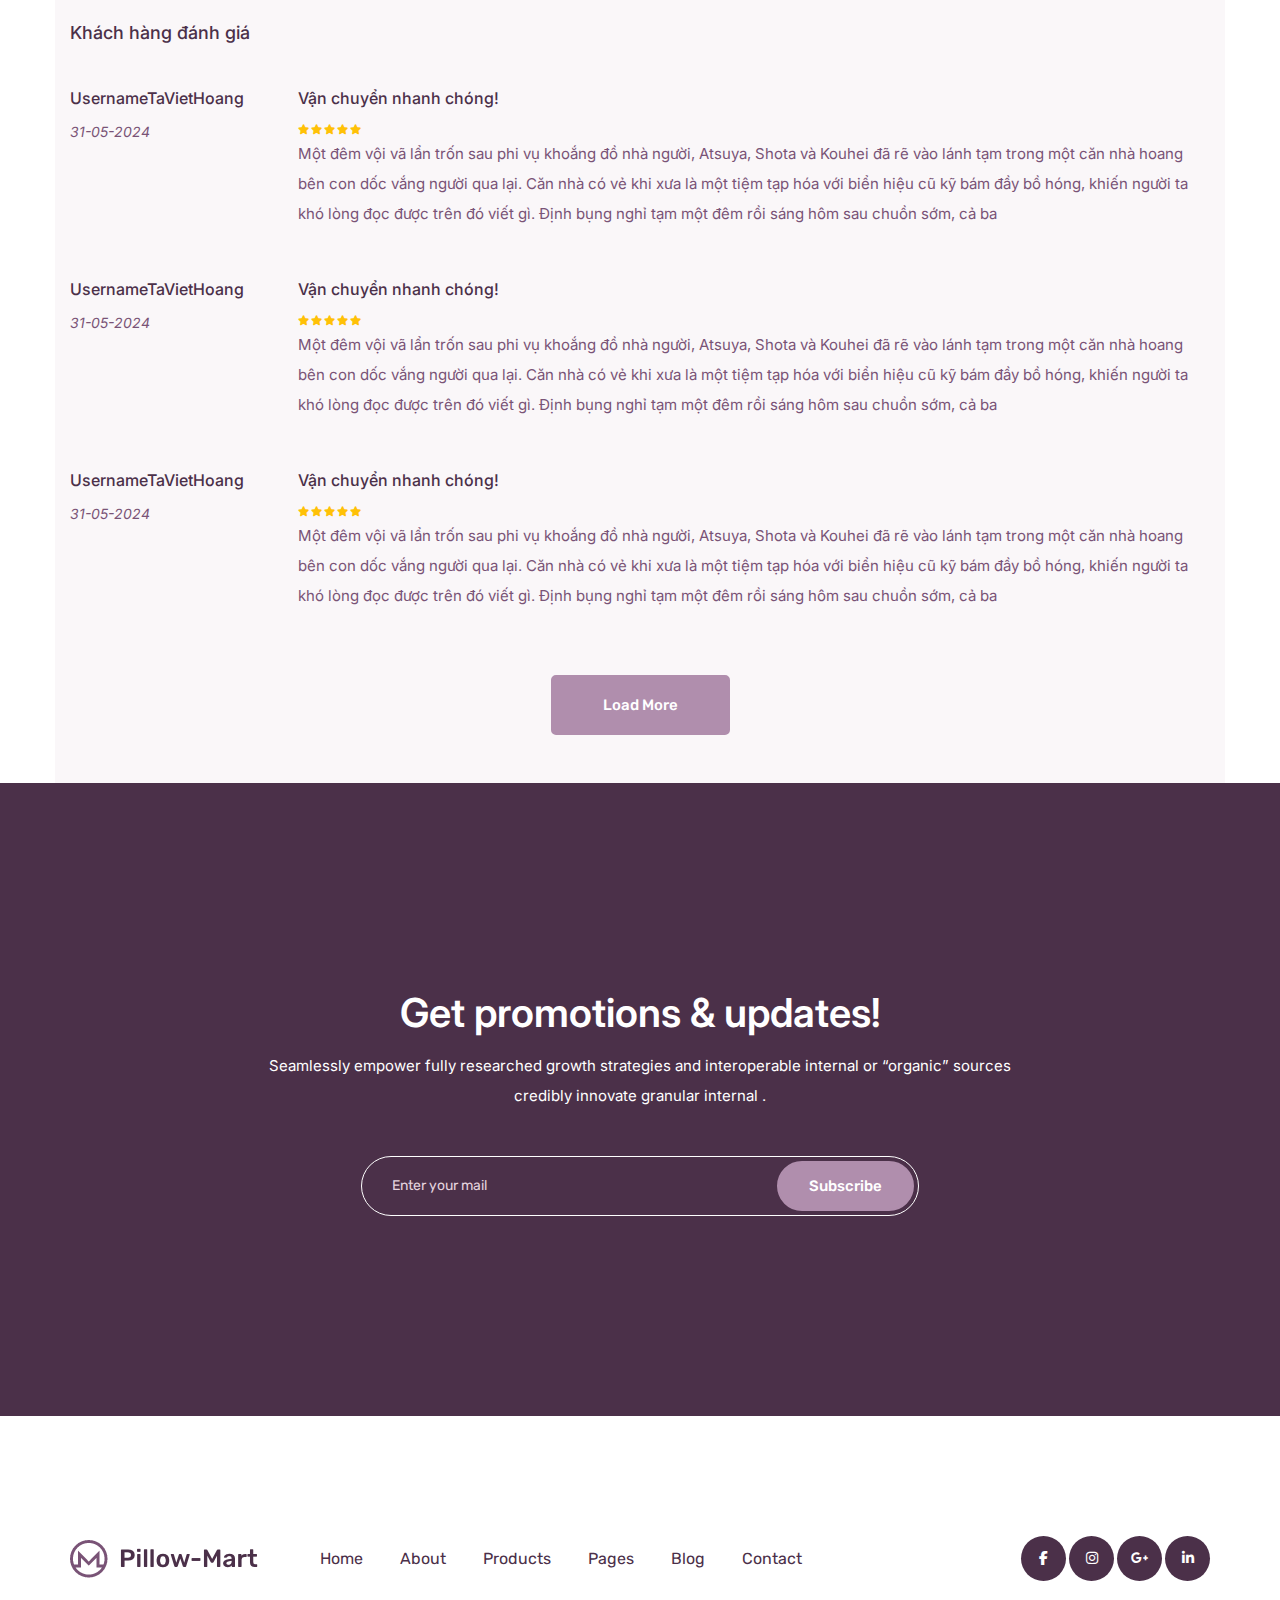
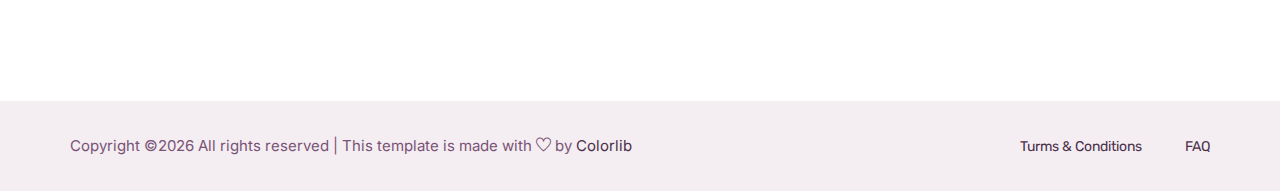
<file: src/main/webapp/single-product.html>
<!doctype html>
<html lang="zxx">

<head>
    <!-- Required meta tags -->
    <meta charset="utf-8">
    <meta name="viewport" content="width=device-width, initial-scale=1, shrink-to-fit=no">
    <title>pillloMart</title>
    <link rel="icon" href="img/favicon.png">
    <!-- Bootstrap CSS -->
    <link rel="stylesheet" href="css/bootstrap.min.css">
    <!-- animate CSS -->
    <link rel="stylesheet" href="css/animate.css">
    <!-- owl carousel CSS -->
    <link rel="stylesheet" href="css/owl.carousel.min.css">
    <!-- font awesome CSS -->
    <link rel="stylesheet" href="css/all.css">
    <!-- flaticon CSS -->
    <link rel="stylesheet" href="css/flaticon.css">
    <link rel="stylesheet" href="css/themify-icons.css">
    <!-- font awesome CSS -->
    <link rel="stylesheet" href="css/magnific-popup.css">
    <!-- swiper CSS -->
    <link rel="stylesheet" href="css/slick.css">
    <!-- style CSS -->
    <link rel="stylesheet" href="css/style.css">
    <!-- font-awesome star -->
    <link rel="stylesheet" href="https://cdnjs.cloudflare.com/ajax/libs/font-awesome/6.5.2/css/all.min.css" />
</head>

<body>
<!--::header part start::-->
<header class="main_menu home_menu">
    <div class="container">
        <div class="row align-items-center justify-content-center">
            <div class="col-lg-12">
                <nav class="navbar navbar-expand-lg navbar-light">
                    <a class="navbar-brand" href="index.html"> <img src="img/logo.png" alt="logo"> </a>
                    <button class="navbar-toggler" type="button" data-toggle="collapse"
                            data-target="#navbarSupportedContent" aria-controls="navbarSupportedContent"
                            aria-expanded="false" aria-label="Toggle navigation">
                        <span class="menu_icon"><i class="fas fa-bars"></i></span>
                    </button>

                    <div class="collapse navbar-collapse main-menu-item" id="navbarSupportedContent">
                        <ul class="navbar-nav">
                            <li class="nav-item">
                                <a class="nav-link" href="index.html">Home</a>
                            </li>
                            <li class="nav-item">
                                <a class="nav-link" href="about.html">about</a>
                            </li>
                            <li class="nav-item dropdown">
                                <a class="nav-link dropdown-toggle" href="blog.html" id="navbarDropdown_1"
                                   role="button" data-toggle="dropdown" aria-haspopup="true" aria-expanded="false">
                                    product
                                </a>
                                <div class="dropdown-menu" aria-labelledby="navbarDropdown_1">
                                    <a class="dropdown-item" href="product_list.html"> product list</a>
                                    <a class="dropdown-item" href="single-product.html">product details</a>

                                </div>
                            </li>
                            <li class="nav-item dropdown">
                                <a class="nav-link dropdown-toggle" href="blog.html" id="navbarDropdown_3"
                                   role="button" data-toggle="dropdown" aria-haspopup="true" aria-expanded="false">
                                    pages
                                </a>
                                <div class="dropdown-menu" aria-labelledby="navbarDropdown_2">
                                    <a class="dropdown-item" href="login.html">
                                        login

                                    </a>
                                    <a class="dropdown-item" href="checkout.html">product checkout</a>
                                    <a class="dropdown-item" href="cart.html">shopping cart</a>
                                    <a class="dropdown-item" href="confirmation.html">confirmation</a>
                                    <a class="dropdown-item" href="elements.html">elements</a>
                                </div>
                            </li>

                            <!--                            <li class="nav-item dropdown">-->
                            <!--                                <a class="nav-link dropdown-toggle" href="blog.html" id="navbarDropdown_2"-->
                            <!--                                   role="button" data-toggle="dropdown" aria-haspopup="true" aria-expanded="false">-->
                            <!--                                    blog-->
                            <!--                                </a>-->
                            <!--                                <div class="dropdown-menu" aria-labelledby="navbarDropdown_2">-->
                            <!--                                    <a class="dropdown-item" href="blog.html"> blog</a>-->
                            <!--                                    <a class="dropdown-item" href="single-blog.html">Single blog</a>-->
                            <!--                                </div>-->
                            <!--                            </li>-->

                            <li class="nav-item">
                                <a class="nav-link" href="contact.html">Contact</a>
                            </li>
                        </ul>
                    </div>
                    <div class="hearer_icon d-flex align-items-center">
                        <a id="search_1" href="javascript:void(0)"><i class="ti-search"></i></a>
                        <a href="cart.html">
                            <i class="flaticon-shopping-cart-black-shape"></i>
                        </a>
                    </div>
                </nav>
            </div>
        </div>
    </div>
    <div class="search_input" id="search_input_box">
        <div class="container ">
            <form class="d-flex justify-content-between search-inner">
                <input type="text" class="form-control" id="search_input" placeholder="Search Here">
                <button type="submit" class="btn"></button>
                <span class="ti-close" id="close_search" title="Close Search"></span>
            </form>
        </div>
    </div>
</header>
<!-- Header part end-->

<!-- breadcrumb part start-->
<section class="breadcrumb_part single_product_breadcrumb">
    <div class="container">
        <div class="row">
            <div class="col-lg-12">
                <div class="breadcrumb_iner">
                </div>
            </div>
        </div>
    </div>
</section>
<!-- breadcrumb part end-->

<!--================Single Product Area =================-->
<div class="product_image_area">
    <div class="container">
        <div class="row justify-content-center">
            <div class="col-lg-6">
                <div class="product_img_slide owl-carousel">
                    <div class="single_product_img">
                        <img src="img/product/namiya.jpeg" alt="#" class="img-fluid">
                    </div>
                    <div class="single_product_img">
                        <img src="img/product/namiya.jpeg" alt="#" class="img-fluid">
                    </div>
                    <div class="single_product_img">
                        <img src="img/product/namiya.jpeg" alt="#" class="img-fluid">
                    </div>
                </div>
            </div>
            <div class="col-lg-9">
                <div class="single_product_text text-center" style="margin-bottom:100px">
                    <h3>Điều kỳ diệu ở tiệm tạp hóa Namiya</h3>
                    <div class="d-flex flex-row align-items-center justify-content-between flex-row">
                        <div> </div><div> </div>
                        <h5 class="mb-0 mr-lg-5">Higashino Keigo</h5>
                        <div class="d-inline-block" style="font-size: 10px;">
                            <span style="font-size: 12px;">Đánh giá: </span>
                            <i class="fa-solid fa-star text-warning"></i>
                            <i class="fa-solid fa-star text-warning"></i>
                            <i class="fa-solid fa-star text-warning"></i>
                            <i class="fa-solid fa-star text-warning"></i>
                            <i class="fa-solid fa-star text-warning"></i>
                        </div>
                        <div> </div><div> </div>
                    </div>

                    <p>
                        Một đêm vội vã lẩn trốn sau phi vụ khoắng đồ nhà người, Atsuya, Shota và Kouhei đã rẽ vào lánh tạm trong một căn nhà hoang bên con dốc vắng người qua lại. Căn nhà có vẻ khi xưa là một tiệm tạp hóa với biển hiệu cũ kỹ bám đầy bồ hóng, khiến người ta khó lòng đọc được trên đó viết gì. Định bụng nghỉ tạm một đêm rồi sáng hôm sau chuồn sớm, cả ba không ngờ chờ đợi cả bọn sẽ là một đêm không ngủ, với bao điều kỳ bí bắt đầu từ một phong thư bất ngờ gửi đến…

                        <br/><br/>Tài kể chuyện hơn người đã giúp Keigo khéo léo thay đổi các mốc dấu thời gian và không gian, chắp nối những câu chuyện tưởng chừng hoàn toàn riêng rẽ thành một kết cấu chặt chẽ, gây bất ngờ từ đầu tới cuối.                    </p>

                </div>
            </div>
            <div class="col-lg-11 mb-5">
                <div class="row">
                    <div class="col-lg-7">
                        <h4 style="margin-left: 15px">Thông tin chi tiết</h4>
                        <table class="table">
                            <tbody>
                            <tr>
                                <td>Nhà Xuất Bản</td>
                                <td>Nhà Xuất Bản Hội Nhà Văn</td>
                            </tr>
                            <tr>
                                <td>Ngày xuất bản</td>
                                <td>2018-07-07 09:10:15</td>
                            </tr>
                            <tr>
                                <td>Thể loại</td>
                                <td>Tiểu thuyết</td>
                            </tr>
                            <tr>
                                <td>Số trang</td>
                                <td>356</td>
                            </tr>
                            </tbody>
                        </table>
                    </div>
                    <div class="col-lg-5">
                        <div class="card_area">
                            <div class="product_count_area">
                                <p>Quantity</p>
                                <div class="product_count d-inline-block">
                                    <span class="product_count_item number-decrement"> <i class="ti-minus"></i></span>
                                    <input class="product_count_item input-number" style="height: fit-content;" type="text" value="1" min="1" max="10">
                                    <span class="product_count_item number-increment"> <i class="ti-plus"></i></span>
                                </div>
                                <p>$5</p>
                            </div>
                            <div class="add_to_cart text-center">
                                <a href="#" class="btn_3">add to cart</a>
                            </div>
                        </div>
                    </div>
                </div>
            </div>
            <div class="col-12" style="background-color: #F4EDF278;">
                <h4 style="margin-bottom: 20px; padding: 20px; padding-left: 0px">Khách hàng đánh giá</h4>
                <div class="d-flex flex-column mb-5 flex-sm-row">
                    <div class="user-info mr-3 mr-lg-5 w-25" style="min-width: 180px">
                        <h5>UsernameTaVietHoang</h5>
                        <p class="font-italic my-0" style="font-size: 14px">31-05-2024</p>
                    </div>
                    <div class="user-comment">
                        <h5>Vận chuyển nhanh chóng!</h5>
                        <div class="d-inline-block" style="font-size: 10px;">
                            <i class="fa-solid fa-star text-warning"></i>
                            <i class="fa-solid fa-star text-warning"></i>
                            <i class="fa-solid fa-star text-warning"></i>
                            <i class="fa-solid fa-star text-warning"></i>
                            <i class="fa-solid fa-star text-warning"></i>
                        </div>
                        <p>
                            Một đêm vội vã lẩn trốn sau phi vụ khoắng đồ nhà người, Atsuya, Shota và Kouhei đã rẽ vào lánh tạm trong một căn nhà hoang bên con dốc vắng người qua lại. Căn nhà có vẻ khi xưa là một tiệm tạp hóa với biển hiệu cũ kỹ bám đầy bồ hóng, khiến người ta khó lòng đọc được trên đó viết gì. Định bụng nghỉ tạm một đêm rồi sáng hôm sau chuồn sớm, cả ba
                        </p>
                    </div>
                </div>
                <div class="d-flex flex-column mb-5 flex-sm-row">
                    <div class="user-info mr-3 mr-lg-5 w-25" style="min-width: 180px">
                        <h5>UsernameTaVietHoang</h5>
                        <p class="font-italic my-0" style="font-size: 14px">31-05-2024</p>
                    </div>
                    <div class="user-comment">
                        <h5>Vận chuyển nhanh chóng!</h5>
                        <div class="d-inline-block" style="font-size: 10px;">
                            <i class="fa-solid fa-star text-warning"></i>
                            <i class="fa-solid fa-star text-warning"></i>
                            <i class="fa-solid fa-star text-warning"></i>
                            <i class="fa-solid fa-star text-warning"></i>
                            <i class="fa-solid fa-star text-warning"></i>
                        </div>
                        <p>
                            Một đêm vội vã lẩn trốn sau phi vụ khoắng đồ nhà người, Atsuya, Shota và Kouhei đã rẽ vào lánh tạm trong một căn nhà hoang bên con dốc vắng người qua lại. Căn nhà có vẻ khi xưa là một tiệm tạp hóa với biển hiệu cũ kỹ bám đầy bồ hóng, khiến người ta khó lòng đọc được trên đó viết gì. Định bụng nghỉ tạm một đêm rồi sáng hôm sau chuồn sớm, cả ba
                        </p>
                    </div>
                </div>
                <div class="d-flex flex-column mb-5 flex-sm-row">
                    <div class="user-info mr-3 mr-lg-5 w-25" style="min-width: 180px">
                        <h5>UsernameTaVietHoang</h5>
                        <p class="font-italic my-0" style="font-size: 14px">31-05-2024</p>
                    </div>
                    <div class="user-comment">
                        <h5>Vận chuyển nhanh chóng!</h5>
                        <div class="d-inline-block" style="font-size: 10px;">
                            <i class="fa-solid fa-star text-warning"></i>
                            <i class="fa-solid fa-star text-warning"></i>
                            <i class="fa-solid fa-star text-warning"></i>
                            <i class="fa-solid fa-star text-warning"></i>
                            <i class="fa-solid fa-star text-warning"></i>
                        </div>
                        <p>
                            Một đêm vội vã lẩn trốn sau phi vụ khoắng đồ nhà người, Atsuya, Shota và Kouhei đã rẽ vào lánh tạm trong một căn nhà hoang bên con dốc vắng người qua lại. Căn nhà có vẻ khi xưa là một tiệm tạp hóa với biển hiệu cũ kỹ bám đầy bồ hóng, khiến người ta khó lòng đọc được trên đó viết gì. Định bụng nghỉ tạm một đêm rồi sáng hôm sau chuồn sớm, cả ba
                        </p>
                    </div>
                </div>

                <div class="text-center">
                    <button class="btn_1 mb-5 mt-3">Load more</button>
                </div>
            </div>

        </div>
    </div>
</div>
<!--================End Single Product Area =================-->
<!-- subscribe part here -->
<section class="subscribe_part section_padding">
    <div class="container">
        <div class="row justify-content-center">
            <div class="col-lg-8">
                <div class="subscribe_part_content">
                    <h2>Get promotions & updates!</h2>
                    <p>Seamlessly empower fully researched growth strategies and interoperable internal or “organic” sources credibly innovate granular internal .</p>
                    <div class="subscribe_form">
                        <input type="email" placeholder="Enter your mail">
                        <a href="#" class="btn_1">Subscribe</a>
                    </div>
                </div>
            </div>
        </div>
    </div>
</section>
<!-- subscribe part end -->

<!--::footer_part start::-->
<footer class="footer_part">
    <div class="footer_iner">
        <div class="container">
            <div class="row justify-content-between align-items-center">
                <div class="col-lg-8">
                    <div class="footer_menu">
                        <div class="footer_logo">
                            <a href="index.html"><img src="img/logo.png" alt="#"></a>
                        </div>
                        <div class="footer_menu_item">
                            <a href="index.html">Home</a>
                            <a href="about.html">About</a>
                            <a href="product_list.html">Products</a>
                            <a href="#">Pages</a>
                            <a href="blog.html">Blog</a>
                            <a href="contact.html">Contact</a>
                        </div>
                    </div>
                </div>
                <div class="col-lg-4">
                    <div class="social_icon">
                        <a href="#"><i class="fab fa-facebook-f"></i></a>
                        <a href="#"><i class="fab fa-instagram"></i></a>
                        <a href="#"><i class="fab fa-google-plus-g"></i></a>
                        <a href="#"><i class="fab fa-linkedin-in"></i></a>
                    </div>
                </div>
            </div>
        </div>
    </div>

    <div class="copyright_part">
        <div class="container">
            <div class="row ">
                <div class="col-lg-12">
                    <div class="copyright_text">
                        <P><!-- Link back to Colorlib can't be removed. Template is licensed under CC BY 3.0. -->
                            Copyright &copy;<script>document.write(new Date().getFullYear());</script> All rights reserved | This template is made with <i class="ti-heart" aria-hidden="true"></i> by <a href="https://colorlib.com" target="_blank">Colorlib</a>
                            <!-- Link back to Colorlib can't be removed. Template is licensed under CC BY 3.0. --></P>
                        <div class="copyright_link">
                            <a href="#">Turms & Conditions</a>
                            <a href="#">FAQ</a>
                        </div>
                    </div>
                </div>
            </div>
        </div>
    </div>
</footer>
<!--::footer_part end::-->

<!-- jquery plugins here-->
<script src="js/jquery-1.12.1.min.js"></script>
<!-- popper js -->
<script src="js/popper.min.js"></script>
<!-- bootstrap js -->
<script src="js/bootstrap.min.js"></script>
<!-- easing js -->
<script src="js/jquery.magnific-popup.js"></script>
<!-- swiper js -->
<script src="js/swiper.min.js"></script>
<!-- swiper js -->
<script src="js/mixitup.min.js"></script>
<!-- particles js -->
<script src="js/owl.carousel.min.js"></script>
<script src="js/jquery.nice-select.min.js"></script>
<!-- slick js -->
<script src="js/slick.min.js"></script>
<script src="js/jquery.counterup.min.js"></script>
<script src="js/waypoints.min.js"></script>
<script src="js/contact.js"></script>
<script src="js/jquery.ajaxchimp.min.js"></script>
<script src="js/jquery.form.js"></script>
<script src="js/jquery.validate.min.js"></script>
<script src="js/mail-script.js"></script>

<!-- custom js -->
<script src="js/custom.js"></script>

</body>

</html>
</file>
<file: src/main/webapp/css/flaticon.css>
/*
  	Flaticon icon font: Flaticon
  	Creation date: 30/12/2019 07:11
  	*/

@font-face {
  font-family: "Flaticon";
  src: url("../fonts/Flaticon.eot");
  src: url("../fonts/Flaticon.eot?#iefix") format("embedded-opentype"),
       url("../fonts/Flaticon.woff2") format("woff2"),
       url("../fonts/Flaticon.woff") format("woff"),
       url("../fonts/Flaticon.ttf") format("truetype"),
       url("../fonts/Flaticon.svg#Flaticon") format("svg");
  font-weight: normal;
  font-style: normal;
}

@media screen and (-webkit-min-device-pixel-ratio:0) {
  @font-face {
    font-family: "Flaticon";
    src: url("./Flaticon.svg#Flaticon") format("svg");
  }
}

[class^="flaticon-"]:before, [class*=" flaticon-"]:before,
[class^="flaticon-"]:after, [class*=" flaticon-"]:after {   
  font-family: Flaticon;
  font-style: normal;
}

.flaticon-quote:before { content: "\f100"; }
.flaticon-shopping-cart-black-shape:before { content: "\f101"; }
</file>
<file: src/main/webapp/css/themify-icons.css>
@font-face {
	font-family: 'themify';
	src:url('../fonts/themify.eot?-fvbane');
	src:url('../fonts/themify.eot?#iefix-fvbane') format('embedded-opentype'),
		url('../fonts/themify.woff?-fvbane') format('woff'),
		url('../fonts/themify.ttf?-fvbane') format('truetype'),
		url('../fonts/themify.svg?-fvbane#themify') format('svg');
	font-weight: normal;
	font-style: normal;
}

[class^="ti-"], [class*=" ti-"] {
	font-family: 'themify';
	speak: none;
	font-style: normal;
	font-weight: normal;
	font-variant: normal;
	text-transform: none;
	line-height: 1;

	/* Better Font Rendering =========== */
	-webkit-font-smoothing: antialiased;
	-moz-osx-font-smoothing: grayscale;
}

.ti-wand:before {
	content: "\e600";
}
.ti-volume:before {
	content: "\e601";
}
.ti-user:before {
	content: "\e602";
}
.ti-unlock:before {
	content: "\e603";
}
.ti-unlink:before {
	content: "\e604";
}
.ti-trash:before {
	content: "\e605";
}
.ti-thought:before {
	content: "\e606";
}
.ti-target:before {
	content: "\e607";
}
.ti-tag:before {
	content: "\e608";
}
.ti-tablet:before {
	content: "\e609";
}
.ti-star:before {
	content: "\e60a";
}
.ti-spray:before {
	content: "\e60b";
}
.ti-signal:before {
	content: "\e60c";
}
.ti-shopping-cart:before {
	content: "\e60d";
}
.ti-shopping-cart-full:before {
	content: "\e60e";
}
.ti-settings:before {
	content: "\e60f";
}
.ti-search:before {
	content: "\e610";
}
.ti-zoom-in:before {
	content: "\e611";
}
.ti-zoom-out:before {
	content: "\e612";
}
.ti-cut:before {
	content: "\e613";
}
.ti-ruler:before {
	content: "\e614";
}
.ti-ruler-pencil:before {
	content: "\e615";
}
.ti-ruler-alt:before {
	content: "\e616";
}
.ti-bookmark:before {
	content: "\e617";
}
.ti-bookmark-alt:before {
	content: "\e618";
}
.ti-reload:before {
	content: "\e619";
}
.ti-plus:before {
	content: "\e61a";
}
.ti-pin:before {
	content: "\e61b";
}
.ti-pencil:before {
	content: "\e61c";
}
.ti-pencil-alt:before {
	content: "\e61d";
}
.ti-paint-roller:before {
	content: "\e61e";
}
.ti-paint-bucket:before {
	content: "\e61f";
}
.ti-na:before {
	content: "\e620";
}
.ti-mobile:before {
	content: "\e621";
}
.ti-minus:before {
	content: "\e622";
}
.ti-medall:before {
	content: "\e623";
}
.ti-medall-alt:before {
	content: "\e624";
}
.ti-marker:before {
	content: "\e625";
}
.ti-marker-alt:before {
	content: "\e626";
}
.ti-arrow-up:before {
	content: "\e627";
}
.ti-arrow-right:before {
	content: "\e628";
}
.ti-arrow-left:before {
	content: "\e629";
}
.ti-arrow-down:before {
	content: "\e62a";
}
.ti-lock:before {
	content: "\e62b";
}
.ti-location-arrow:before {
	content: "\e62c";
}
.ti-link:before {
	content: "\e62d";
}
.ti-layout:before {
	content: "\e62e";
}
.ti-layers:before {
	content: "\e62f";
}
.ti-layers-alt:before {
	content: "\e630";
}
.ti-key:before {
	content: "\e631";
}
.ti-import:before {
	content: "\e632";
}
.ti-image:before {
	content: "\e633";
}
.ti-heart:before {
	content: "\e634";
}
.ti-heart-broken:before {
	content: "\e635";
}
.ti-hand-stop:before {
	content: "\e636";
}
.ti-hand-open:before {
	content: "\e637";
}
.ti-hand-drag:before {
	content: "\e638";
}
.ti-folder:before {
	content: "\e639";
}
.ti-flag:before {
	content: "\e63a";
}
.ti-flag-alt:before {
	content: "\e63b";
}
.ti-flag-alt-2:before {
	content: "\e63c";
}
.ti-eye:before {
	content: "\e63d";
}
.ti-export:before {
	content: "\e63e";
}
.ti-exchange-vertical:before {
	content: "\e63f";
}
.ti-desktop:before {
	content: "\e640";
}
.ti-cup:before {
	content: "\e641";
}
.ti-crown:before {
	content: "\e642";
}
.ti-comments:before {
	content: "\e643";
}
.ti-comment:before {
	content: "\e644";
}
.ti-comment-alt:before {
	content: "\e645";
}
.ti-close:before {
	content: "\e646";
}
.ti-clip:before {
	content: "\e647";
}
.ti-angle-up:before {
	content: "\e648";
}
.ti-angle-right:before {
	content: "\e649";
}
.ti-angle-left:before {
	content: "\e64a";
}
.ti-angle-down:before {
	content: "\e64b";
}
.ti-check:before {
	content: "\e64c";
}
.ti-check-box:before {
	content: "\e64d";
}
.ti-camera:before {
	content: "\e64e";
}
.ti-announcement:before {
	content: "\e64f";
}
.ti-brush:before {
	content: "\e650";
}
.ti-briefcase:before {
	content: "\e651";
}
.ti-bolt:before {
	content: "\e652";
}
.ti-bolt-alt:before {
	content: "\e653";
}
.ti-blackboard:before {
	content: "\e654";
}
.ti-bag:before {
	content: "\e655";
}
.ti-move:before {
	content: "\e656";
}
.ti-arrows-vertical:before {
	content: "\e657";
}
.ti-arrows-horizontal:before {
	content: "\e658";
}
.ti-fullscreen:before {
	content: "\e659";
}
.ti-arrow-top-right:before {
	content: "\e65a";
}
.ti-arrow-top-left:before {
	content: "\e65b";
}
.ti-arrow-circle-up:before {
	content: "\e65c";
}
.ti-arrow-circle-right:before {
	content: "\e65d";
}
.ti-arrow-circle-left:before {
	content: "\e65e";
}
.ti-arrow-circle-down:before {
	content: "\e65f";
}
.ti-angle-double-up:before {
	content: "\e660";
}
.ti-angle-double-right:before {
	content: "\e661";
}
.ti-angle-double-left:before {
	content: "\e662";
}
.ti-angle-double-down:before {
	content: "\e663";
}
.ti-zip:before {
	content: "\e664";
}
.ti-world:before {
	content: "\e665";
}
.ti-wheelchair:before {
	content: "\e666";
}
.ti-view-list:before {
	content: "\e667";
}
.ti-view-list-alt:before {
	content: "\e668";
}
.ti-view-grid:before {
	content: "\e669";
}
.ti-uppercase:before {
	content: "\e66a";
}
.ti-upload:before {
	content: "\e66b";
}
.ti-underline:before {
	content: "\e66c";
}
.ti-truck:before {
	content: "\e66d";
}
.ti-timer:before {
	content: "\e66e";
}
.ti-ticket:before {
	content: "\e66f";
}
.ti-thumb-up:before {
	content: "\e670";
}
.ti-thumb-down:before {
	content: "\e671";
}
.ti-text:before {
	content: "\e672";
}
.ti-stats-up:before {
	content: "\e673";
}
.ti-stats-down:before {
	content: "\e674";
}
.ti-split-v:before {
	content: "\e675";
}
.ti-split-h:before {
	content: "\e676";
}
.ti-smallcap:before {
	content: "\e677";
}
.ti-shine:before {
	content: "\e678";
}
.ti-shift-right:before {
	content: "\e679";
}
.ti-shift-left:before {
	content: "\e67a";
}
.ti-shield:before {
	content: "\e67b";
}
.ti-notepad:before {
	content: "\e67c";
}
.ti-server:before {
	content: "\e67d";
}
.ti-quote-right:before {
	content: "\e67e";
}
.ti-quote-left:before {
	content: "\e67f";
}
.ti-pulse:before {
	content: "\e680";
}
.ti-printer:before {
	content: "\e681";
}
.ti-power-off:before {
	content: "\e682";
}
.ti-plug:before {
	content: "\e683";
}
.ti-pie-chart:before {
	content: "\e684";
}
.ti-paragraph:before {
	content: "\e685";
}
.ti-panel:before {
	content: "\e686";
}
.ti-package:before {
	content: "\e687";
}
.ti-music:before {
	content: "\e688";
}
.ti-music-alt:before {
	content: "\e689";
}
.ti-mouse:before {
	content: "\e68a";
}
.ti-mouse-alt:before {
	content: "\e68b";
}
.ti-money:before {
	content: "\e68c";
}
.ti-microphone:before {
	content: "\e68d";
}
.ti-menu:before {
	content: "\e68e";
}
.ti-menu-alt:before {
	content: "\e68f";
}
.ti-map:before {
	content: "\e690";
}
.ti-map-alt:before {
	content: "\e691";
}
.ti-loop:before {
	content: "\e692";
}
.ti-location-pin:before {
	content: "\e693";
}
.ti-list:before {
	content: "\e694";
}
.ti-light-bulb:before {
	content: "\e695";
}
.ti-Italic:before {
	content: "\e696";
}
.ti-info:before {
	content: "\e697";
}
.ti-infinite:before {
	content: "\e698";
}
.ti-id-badge:before {
	content: "\e699";
}
.ti-hummer:before {
	content: "\e69a";
}
.ti-home:before {
	content: "\e69b";
}
.ti-help:before {
	content: "\e69c";
}
.ti-headphone:before {
	content: "\e69d";
}
.ti-harddrives:before {
	content: "\e69e";
}
.ti-harddrive:before {
	content: "\e69f";
}
.ti-gift:before {
	content: "\e6a0";
}
.ti-game:before {
	content: "\e6a1";
}
.ti-filter:before {
	content: "\e6a2";
}
.ti-files:before {
	content: "\e6a3";
}
.ti-file:before {
	content: "\e6a4";
}
.ti-eraser:before {
	content: "\e6a5";
}
.ti-envelope:before {
	content: "\e6a6";
}
.ti-download:before {
	content: "\e6a7";
}
.ti-direction:before {
	content: "\e6a8";
}
.ti-direction-alt:before {
	content: "\e6a9";
}
.ti-dashboard:before {
	content: "\e6aa";
}
.ti-control-stop:before {
	content: "\e6ab";
}
.ti-control-shuffle:before {
	content: "\e6ac";
}
.ti-control-play:before {
	content: "\e6ad";
}
.ti-control-pause:before {
	content: "\e6ae";
}
.ti-control-forward:before {
	content: "\e6af";
}
.ti-control-backward:before {
	content: "\e6b0";
}
.ti-cloud:before {
	content: "\e6b1";
}
.ti-cloud-up:before {
	content: "\e6b2";
}
.ti-cloud-down:before {
	content: "\e6b3";
}
.ti-clipboard:before {
	content: "\e6b4";
}
.ti-car:before {
	content: "\e6b5";
}
.ti-calendar:before {
	content: "\e6b6";
}
.ti-book:before {
	content: "\e6b7";
}
.ti-bell:before {
	content: "\e6b8";
}
.ti-basketball:before {
	content: "\e6b9";
}
.ti-bar-chart:before {
	content: "\e6ba";
}
.ti-bar-chart-alt:before {
	content: "\e6bb";
}
.ti-back-right:before {
	content: "\e6bc";
}
.ti-back-left:before {
	content: "\e6bd";
}
.ti-arrows-corner:before {
	content: "\e6be";
}
.ti-archive:before {
	content: "\e6bf";
}
.ti-anchor:before {
	content: "\e6c0";
}
.ti-align-right:before {
	content: "\e6c1";
}
.ti-align-left:before {
	content: "\e6c2";
}
.ti-align-justify:before {
	content: "\e6c3";
}
.ti-align-center:before {
	content: "\e6c4";
}
.ti-alert:before {
	content: "\e6c5";
}
.ti-alarm-clock:before {
	content: "\e6c6";
}
.ti-agenda:before {
	content: "\e6c7";
}
.ti-write:before {
	content: "\e6c8";
}
.ti-window:before {
	content: "\e6c9";
}
.ti-widgetized:before {
	content: "\e6ca";
}
.ti-widget:before {
	content: "\e6cb";
}
.ti-widget-alt:before {
	content: "\e6cc";
}
.ti-wallet:before {
	content: "\e6cd";
}
.ti-video-clapper:before {
	content: "\e6ce";
}
.ti-video-camera:before {
	content: "\e6cf";
}
.ti-vector:before {
	content: "\e6d0";
}
.ti-themify-logo:before {
	content: "\e6d1";
}
.ti-themify-favicon:before {
	content: "\e6d2";
}
.ti-themify-favicon-alt:before {
	content: "\e6d3";
}
.ti-support:before {
	content: "\e6d4";
}
.ti-stamp:before {
	content: "\e6d5";
}
.ti-split-v-alt:before {
	content: "\e6d6";
}
.ti-slice:before {
	content: "\e6d7";
}
.ti-shortcode:before {
	content: "\e6d8";
}
.ti-shift-right-alt:before {
	content: "\e6d9";
}
.ti-shift-left-alt:before {
	content: "\e6da";
}
.ti-ruler-alt-2:before {
	content: "\e6db";
}
.ti-receipt:before {
	content: "\e6dc";
}
.ti-pin2:before {
	content: "\e6dd";
}
.ti-pin-alt:before {
	content: "\e6de";
}
.ti-pencil-alt2:before {
	content: "\e6df";
}
.ti-palette:before {
	content: "\e6e0";
}
.ti-more:before {
	content: "\e6e1";
}
.ti-more-alt:before {
	content: "\e6e2";
}
.ti-microphone-alt:before {
	content: "\e6e3";
}
.ti-magnet:before {
	content: "\e6e4";
}
.ti-line-double:before {
	content: "\e6e5";
}
.ti-line-dotted:before {
	content: "\e6e6";
}
.ti-line-dashed:before {
	content: "\e6e7";
}
.ti-layout-width-full:before {
	content: "\e6e8";
}
.ti-layout-width-default:before {
	content: "\e6e9";
}
.ti-layout-width-default-alt:before {
	content: "\e6ea";
}
.ti-layout-tab:before {
	content: "\e6eb";
}
.ti-layout-tab-window:before {
	content: "\e6ec";
}
.ti-layout-tab-v:before {
	content: "\e6ed";
}
.ti-layout-tab-min:before {
	content: "\e6ee";
}
.ti-layout-slider:before {
	content: "\e6ef";
}
.ti-layout-slider-alt:before {
	content: "\e6f0";
}
.ti-layout-sidebar-right:before {
	content: "\e6f1";
}
.ti-layout-sidebar-none:before {
	content: "\e6f2";
}
.ti-layout-sidebar-left:before {
	content: "\e6f3";
}
.ti-layout-placeholder:before {
	content: "\e6f4";
}
.ti-layout-menu:before {
	content: "\e6f5";
}
.ti-layout-menu-v:before {
	content: "\e6f6";
}
.ti-layout-menu-separated:before {
	content: "\e6f7";
}
.ti-layout-menu-full:before {
	content: "\e6f8";
}
.ti-layout-media-right-alt:before {
	content: "\e6f9";
}
.ti-layout-media-right:before {
	content: "\e6fa";
}
.ti-layout-media-overlay:before {
	content: "\e6fb";
}
.ti-layout-media-overlay-alt:before {
	content: "\e6fc";
}
.ti-layout-media-overlay-alt-2:before {
	content: "\e6fd";
}
.ti-layout-media-left-alt:before {
	content: "\e6fe";
}
.ti-layout-media-left:before {
	content: "\e6ff";
}
.ti-layout-media-center-alt:before {
	content: "\e700";
}
.ti-layout-media-center:before {
	content: "\e701";
}
.ti-layout-list-thumb:before {
	content: "\e702";
}
.ti-layout-list-thumb-alt:before {
	content: "\e703";
}
.ti-layout-list-post:before {
	content: "\e704";
}
.ti-layout-list-large-image:before {
	content: "\e705";
}
.ti-layout-line-solid:before {
	content: "\e706";
}
.ti-layout-grid4:before {
	content: "\e707";
}
.ti-layout-grid3:before {
	content: "\e708";
}
.ti-layout-grid2:before {
	content: "\e709";
}
.ti-layout-grid2-thumb:before {
	content: "\e70a";
}
.ti-layout-cta-right:before {
	content: "\e70b";
}
.ti-layout-cta-left:before {
	content: "\e70c";
}
.ti-layout-cta-center:before {
	content: "\e70d";
}
.ti-layout-cta-btn-right:before {
	content: "\e70e";
}
.ti-layout-cta-btn-left:before {
	content: "\e70f";
}
.ti-layout-column4:before {
	content: "\e710";
}
.ti-layout-column3:before {
	content: "\e711";
}
.ti-layout-column2:before {
	content: "\e712";
}
.ti-layout-accordion-separated:before {
	content: "\e713";
}
.ti-layout-accordion-merged:before {
	content: "\e714";
}
.ti-layout-accordion-list:before {
	content: "\e715";
}
.ti-ink-pen:before {
	content: "\e716";
}
.ti-info-alt:before {
	content: "\e717";
}
.ti-help-alt:before {
	content: "\e718";
}
.ti-headphone-alt:before {
	content: "\e719";
}
.ti-hand-point-up:before {
	content: "\e71a";
}
.ti-hand-point-right:before {
	content: "\e71b";
}
.ti-hand-point-left:before {
	content: "\e71c";
}
.ti-hand-point-down:before {
	content: "\e71d";
}
.ti-gallery:before {
	content: "\e71e";
}
.ti-face-smile:before {
	content: "\e71f";
}
.ti-face-sad:before {
	content: "\e720";
}
.ti-credit-card:before {
	content: "\e721";
}
.ti-control-skip-forward:before {
	content: "\e722";
}
.ti-control-skip-backward:before {
	content: "\e723";
}
.ti-control-record:before {
	content: "\e724";
}
.ti-control-eject:before {
	content: "\e725";
}
.ti-comments-smiley:before {
	content: "\e726";
}
.ti-brush-alt:before {
	content: "\e727";
}
.ti-youtube:before {
	content: "\e728";
}
.ti-vimeo:before {
	content: "\e729";
}
.ti-twitter:before {
	content: "\e72a";
}
.ti-time:before {
	content: "\e72b";
}
.ti-tumblr:before {
	content: "\e72c";
}
.ti-skype:before {
	content: "\e72d";
}
.ti-share:before {
	content: "\e72e";
}
.ti-share-alt:before {
	content: "\e72f";
}
.ti-rocket:before {
	content: "\e730";
}
.ti-pinterest:before {
	content: "\e731";
}
.ti-new-window:before {
	content: "\e732";
}
.ti-microsoft:before {
	content: "\e733";
}
.ti-list-ol:before {
	content: "\e734";
}
.ti-linkedin:before {
	content: "\e735";
}
.ti-layout-sidebar-2:before {
	content: "\e736";
}
.ti-layout-grid4-alt:before {
	content: "\e737";
}
.ti-layout-grid3-alt:before {
	content: "\e738";
}
.ti-layout-grid2-alt:before {
	content: "\e739";
}
.ti-layout-column4-alt:before {
	content: "\e73a";
}
.ti-layout-column3-alt:before {
	content: "\e73b";
}
.ti-layout-column2-alt:before {
	content: "\e73c";
}
.ti-instagram:before {
	content: "\e73d";
}
.ti-google:before {
	content: "\e73e";
}
.ti-github:before {
	content: "\e73f";
}
.ti-flickr:before {
	content: "\e740";
}
.ti-facebook:before {
	content: "\e741";
}
.ti-dropbox:before {
	content: "\e742";
}
.ti-dribbble:before {
	content: "\e743";
}
.ti-apple:before {
	content: "\e744";
}
.ti-android:before {
	content: "\e745";
}
.ti-save:before {
	content: "\e746";
}
.ti-save-alt:before {
	content: "\e747";
}
.ti-yahoo:before {
	content: "\e748";
}
.ti-wordpress:before {
	content: "\e749";
}
.ti-vimeo-alt:before {
	content: "\e74a";
}
.ti-twitter-alt:before {
	content: "\e74b";
}
.ti-tumblr-alt:before {
	content: "\e74c";
}
.ti-trello:before {
	content: "\e74d";
}
.ti-stack-overflow:before {
	content: "\e74e";
}
.ti-soundcloud:before {
	content: "\e74f";
}
.ti-sharethis:before {
	content: "\e750";
}
.ti-sharethis-alt:before {
	content: "\e751";
}
.ti-reddit:before {
	content: "\e752";
}
.ti-pinterest-alt:before {
	content: "\e753";
}
.ti-microsoft-alt:before {
	content: "\e754";
}
.ti-linux:before {
	content: "\e755";
}
.ti-jsfiddle:before {
	content: "\e756";
}
.ti-joomla:before {
	content: "\e757";
}
.ti-html5:before {
	content: "\e758";
}
.ti-flickr-alt:before {
	content: "\e759";
}
.ti-email:before {
	content: "\e75a";
}
.ti-drupal:before {
	content: "\e75b";
}
.ti-dropbox-alt:before {
	content: "\e75c";
}
.ti-css3:before {
	content: "\e75d";
}
.ti-rss:before {
	content: "\e75e";
}
.ti-rss-alt:before {
	content: "\e75f";
}
</file>
<file: src/main/webapp/css/style.css>
/*Color Variables*/
/**************** extend css start ****************/
@import url("https://fonts.googleapis.com/css?family=Poppins:300,400,500,600,700|Rubik:300,400,500,700&display=swap");
@import url('https://fonts.googleapis.com/css2?family=Inter:wght@100..900&display=swap');
/* line 2, /Applications/MAMP/htdocs/old/palash/cl/shop_html/sass/_extends.scss */
.form-contact .form-group .btn_1 i {
  background-image: linear-gradient(16deg, #ff005a 0%, #ff5d2d 64%, #ffba00 100%);
}

/* line 10, /Applications/MAMP/htdocs/old/palash/cl/shop_html/sass/_extends.scss */
.form-contact .form-group .btn_1 {
  background-image: linear-gradient(to left, #fff 0%, #fff 51%, #fff 100%);
}

/**************** extend css start ****************/
/**************** common css start ****************/
/* line 4, /Applications/MAMP/htdocs/old/palash/cl/shop_html/sass/_common.scss */
body {
  font-family: "Rubik", sans-serif;
  padding: 0;
  margin: 0;
  font-size: 14px;
}

/* line 10, /Applications/MAMP/htdocs/old/palash/cl/shop_html/sass/_common.scss */
.message_submit_form:focus {
  outline: none;
}

/* line 13, /Applications/MAMP/htdocs/old/palash/cl/shop_html/sass/_common.scss */
input:hover,
input:focus {
  outline: none !important;
}

/* line 17, /Applications/MAMP/htdocs/old/palash/cl/shop_html/sass/_common.scss */
.gray_bg {
  background-color: #f4f4f4;
}

/* line 20, /Applications/MAMP/htdocs/old/palash/cl/shop_html/sass/_common.scss */
.section_padding {
  padding: 200px 0px;
}

@media only screen and (min-width: 992px) and (max-width: 1200px) {
  /* line 20, /Applications/MAMP/htdocs/old/palash/cl/shop_html/sass/_common.scss */
  .section_padding {
    padding: 100px 0px;
  }
}

@media only screen and (min-width: 768px) and (max-width: 991px) {
  /* line 20, /Applications/MAMP/htdocs/old/palash/cl/shop_html/sass/_common.scss */
  .section_padding {
    padding: 70px 0px;
  }
}

@media (max-width: 576px) {
  /* line 20, /Applications/MAMP/htdocs/old/palash/cl/shop_html/sass/_common.scss */
  .section_padding {
    padding: 70px 0px;
  }
}

@media only screen and (min-width: 576px) and (max-width: 767px) {
  /* line 20, /Applications/MAMP/htdocs/old/palash/cl/shop_html/sass/_common.scss */
  .section_padding {
    padding: 70px 0px;
  }
}

/* line 39, /Applications/MAMP/htdocs/old/palash/cl/shop_html/sass/_common.scss */
.single_padding_top {
  padding-top: 200px !important;
}

@media only screen and (min-width: 992px) and (max-width: 1200px) {
  /* line 39, /Applications/MAMP/htdocs/old/palash/cl/shop_html/sass/_common.scss */
  .single_padding_top {
    padding-top: 70px !important;
  }
}

@media only screen and (min-width: 768px) and (max-width: 991px) {
  /* line 39, /Applications/MAMP/htdocs/old/palash/cl/shop_html/sass/_common.scss */
  .single_padding_top {
    padding-top: 70px !important;
  }
}

@media (max-width: 576px) {
  /* line 39, /Applications/MAMP/htdocs/old/palash/cl/shop_html/sass/_common.scss */
  .single_padding_top {
    padding-top: 70px !important;
  }
}

@media only screen and (min-width: 576px) and (max-width: 767px) {
  /* line 39, /Applications/MAMP/htdocs/old/palash/cl/shop_html/sass/_common.scss */
  .single_padding_top {
    padding-top: 100px !important;
  }
}

/* line 58, /Applications/MAMP/htdocs/old/palash/cl/shop_html/sass/_common.scss */
.padding_top {
  padding-top: 200px;
}

@media only screen and (min-width: 992px) and (max-width: 1200px) {
  /* line 58, /Applications/MAMP/htdocs/old/palash/cl/shop_html/sass/_common.scss */
  .padding_top {
    padding-top: 100px;
  }
}

@media only screen and (min-width: 768px) and (max-width: 991px) {
  /* line 58, /Applications/MAMP/htdocs/old/palash/cl/shop_html/sass/_common.scss */
  .padding_top {
    padding-top: 70px;
  }
}

@media (max-width: 576px) {
  /* line 58, /Applications/MAMP/htdocs/old/palash/cl/shop_html/sass/_common.scss */
  .padding_top {
    padding-top: 70px;
  }
}

@media only screen and (min-width: 576px) and (max-width: 767px) {
  /* line 58, /Applications/MAMP/htdocs/old/palash/cl/shop_html/sass/_common.scss */
  .padding_top {
    padding-top: 70px;
  }
}

/* line 77, /Applications/MAMP/htdocs/old/palash/cl/shop_html/sass/_common.scss */
.padding_bottom {
  padding-bottom: 200px;
}

@media only screen and (min-width: 992px) and (max-width: 1200px) {
  /* line 77, /Applications/MAMP/htdocs/old/palash/cl/shop_html/sass/_common.scss */
  .padding_bottom {
    padding-bottom: 100px;
  }
}

@media only screen and (min-width: 768px) and (max-width: 991px) {
  /* line 77, /Applications/MAMP/htdocs/old/palash/cl/shop_html/sass/_common.scss */
  .padding_bottom {
    padding-bottom: 70px;
  }
}

@media (max-width: 576px) {
  /* line 77, /Applications/MAMP/htdocs/old/palash/cl/shop_html/sass/_common.scss */
  .padding_bottom {
    padding-bottom: 70px;
  }
}

@media only screen and (min-width: 576px) and (max-width: 767px) {
  /* line 77, /Applications/MAMP/htdocs/old/palash/cl/shop_html/sass/_common.scss */
  .padding_bottom {
    padding-bottom: 70px;
  }
}

/* line 97, /Applications/MAMP/htdocs/old/palash/cl/shop_html/sass/_common.scss */
a {
  text-decoration: none;
  -webkit-transition: 0.5s;
  transition: 0.5s;
}

/* line 101, /Applications/MAMP/htdocs/old/palash/cl/shop_html/sass/_common.scss */
a:hover {
  outline: none;
  text-decoration: none;
}

/* line 106, /Applications/MAMP/htdocs/old/palash/cl/shop_html/sass/_common.scss */
h1,
h2,
h3,
h4,
h5,
h6 {
  color: #4B3049;
  font-family: "Inter", sans-serif;
  -webkit-transition: 0.5s;
  transition: 0.5s;
}

/* line 117, /Applications/MAMP/htdocs/old/palash/cl/shop_html/sass/_common.scss */
p {
  font-family: "Inter", sans-serif;
  line-height: 2;
  font-size: 15px;
  margin-bottom: 0px;
  color: #795376;
  font-weight: 400;
}

/* line 126, /Applications/MAMP/htdocs/old/palash/cl/shop_html/sass/_common.scss */
h2 {
  font-size: 44px;
  line-height: 28px;
  color: #4B3049;
  font-weight: 600;
  line-height: 1.222;
}

@media (max-width: 576px) {
  /* line 126, /Applications/MAMP/htdocs/old/palash/cl/shop_html/sass/_common.scss */
  h2 {
    font-size: 22px;
    line-height: 25px;
  }
}

@media only screen and (min-width: 576px) and (max-width: 767px) {
  /* line 126, /Applications/MAMP/htdocs/old/palash/cl/shop_html/sass/_common.scss */
  h2 {
    font-size: 24px;
    line-height: 25px;
  }
}

/* line 146, /Applications/MAMP/htdocs/old/palash/cl/shop_html/sass/_common.scss */
h3 {
  font-size: 24px;
  line-height: 25px;
}

@media (max-width: 576px) {
  /* line 146, /Applications/MAMP/htdocs/old/palash/cl/shop_html/sass/_common.scss */
  h3 {
    font-size: 20px;
  }
}

/* line 156, /Applications/MAMP/htdocs/old/palash/cl/shop_html/sass/_common.scss */
h5 {
  font-size: 18px;
  line-height: 22px;
}

/* line 161, /Applications/MAMP/htdocs/old/palash/cl/shop_html/sass/_common.scss */
img {
  max-width: 100%;
}

/* line 165, /Applications/MAMP/htdocs/old/palash/cl/shop_html/sass/_common.scss */
a:focus,
.button:focus,
button:focus,
.btn:focus {
  text-decoration: none;
  outline: none;
  box-shadow: none;
  -webkit-transition: 1s;
  transition: 1s;
}

/* line 175, /Applications/MAMP/htdocs/old/palash/cl/shop_html/sass/_common.scss */
.section_tittle {
  margin-bottom: 80px;
}

@media (max-width: 991px) {
  /* line 175, /Applications/MAMP/htdocs/old/palash/cl/shop_html/sass/_common.scss */
  .section_tittle {
    margin-bottom: 20px;
  }
}

@media only screen and (min-width: 992px) and (max-width: 1200px) {
  /* line 175, /Applications/MAMP/htdocs/old/palash/cl/shop_html/sass/_common.scss */
  .section_tittle {
    margin-bottom: 40px;
  }
}

/* line 186, /Applications/MAMP/htdocs/old/palash/cl/shop_html/sass/_common.scss */
.section_tittle h2 {
  font-size: 36px;
  color: #4B3049;
  line-height: 27px;
  font-weight: 700;
  position: relative;
  margin-bottom: 28px;
}

@media (max-width: 576px) {
  /* line 186, /Applications/MAMP/htdocs/old/palash/cl/shop_html/sass/_common.scss */
  .section_tittle h2 {
    font-size: 25px;
    line-height: 35px;
    margin-bottom: 15px;
  }
}

@media only screen and (min-width: 576px) and (max-width: 767px) {
  /* line 186, /Applications/MAMP/htdocs/old/palash/cl/shop_html/sass/_common.scss */
  .section_tittle h2 {
    font-size: 25px;
    line-height: 35px;
    margin-bottom: 15px;
  }
}

@media only screen and (min-width: 768px) and (max-width: 991px) {
  /* line 186, /Applications/MAMP/htdocs/old/palash/cl/shop_html/sass/_common.scss */
  .section_tittle h2 {
    font-size: 30px;
    line-height: 40px;
    margin-bottom: 15px;
  }
}

@media only screen and (min-width: 992px) and (max-width: 1200px) {
  /* line 186, /Applications/MAMP/htdocs/old/palash/cl/shop_html/sass/_common.scss */
  .section_tittle h2 {
    font-size: 35px;
    line-height: 40px;
  }
}

/* line 219, /Applications/MAMP/htdocs/old/palash/cl/shop_html/sass/_common.scss */
.section_tittle p {
  color: #556172;
  text-transform: capitalize;
  line-height: 30px;
  font-family: "Poppins", sans-serif;
}

@media (max-width: 576px) {
  /* line 219, /Applications/MAMP/htdocs/old/palash/cl/shop_html/sass/_common.scss */
  .section_tittle p {
    margin-bottom: 10px;
  }
}

@media only screen and (min-width: 576px) and (max-width: 767px) {
  /* line 219, /Applications/MAMP/htdocs/old/palash/cl/shop_html/sass/_common.scss */
  .section_tittle p {
    margin-bottom: 10px;
  }
}

@media only screen and (min-width: 768px) and (max-width: 991px) {
  /* line 219, /Applications/MAMP/htdocs/old/palash/cl/shop_html/sass/_common.scss */
  .section_tittle p {
    margin-bottom: 10px;
  }
}

@media only screen and (min-width: 992px) and (max-width: 1200px) {
  /* line 219, /Applications/MAMP/htdocs/old/palash/cl/shop_html/sass/_common.scss */
  .section_tittle p {
    margin-bottom: 10px;
  }
}

/* line 243, /Applications/MAMP/htdocs/old/palash/cl/shop_html/sass/_common.scss */
ul {
  list-style: none;
  margin: 0;
  padding: 0;
}

/* line 249, /Applications/MAMP/htdocs/old/palash/cl/shop_html/sass/_common.scss */
.mb_110 {
  margin-bottom: 110px;
}

@media (max-width: 576px) {
  /* line 249, /Applications/MAMP/htdocs/old/palash/cl/shop_html/sass/_common.scss */
  .mb_110 {
    margin-bottom: 220px;
  }
}

/* line 258, /Applications/MAMP/htdocs/old/palash/cl/shop_html/sass/_common.scss */
.mt_130 {
  margin-top: 130px;
}

@media (max-width: 576px) {
  /* line 258, /Applications/MAMP/htdocs/old/palash/cl/shop_html/sass/_common.scss */
  .mt_130 {
    margin-top: 70px;
  }
}

@media only screen and (min-width: 576px) and (max-width: 767px) {
  /* line 258, /Applications/MAMP/htdocs/old/palash/cl/shop_html/sass/_common.scss */
  .mt_130 {
    margin-top: 70px;
  }
}

@media only screen and (min-width: 768px) and (max-width: 991px) {
  /* line 258, /Applications/MAMP/htdocs/old/palash/cl/shop_html/sass/_common.scss */
  .mt_130 {
    margin-top: 70px;
  }
}

@media only screen and (min-width: 992px) and (max-width: 1200px) {
  /* line 258, /Applications/MAMP/htdocs/old/palash/cl/shop_html/sass/_common.scss */
  .mt_130 {
    margin-top: 70px;
  }
}

/* line 278, /Applications/MAMP/htdocs/old/palash/cl/shop_html/sass/_common.scss */
.mb_130 {
  margin-bottom: 140px;
}

@media (max-width: 991px) {
  /* line 278, /Applications/MAMP/htdocs/old/palash/cl/shop_html/sass/_common.scss */
  .mb_130 {
    margin-bottom: 70px;
  }
}

@media only screen and (min-width: 992px) and (max-width: 1200px) {
  /* line 278, /Applications/MAMP/htdocs/old/palash/cl/shop_html/sass/_common.scss */
  .mb_130 {
    margin-bottom: 100px;
  }
}

/* line 290, /Applications/MAMP/htdocs/old/palash/cl/shop_html/sass/_common.scss */
.padding_less_40 {
  margin-bottom: -50px;
}

/* line 294, /Applications/MAMP/htdocs/old/palash/cl/shop_html/sass/_common.scss */
.z_index {
  z-index: 9 !important;
  position: relative;
}

@media only screen and (min-width: 1200px) and (max-width: 3640px) {
  /* line 300, /Applications/MAMP/htdocs/old/palash/cl/shop_html/sass/_common.scss */
  .container {
    max-width: 1170px;
  }
}

@media (max-width: 1200px) {
  /* line 306, /Applications/MAMP/htdocs/old/palash/cl/shop_html/sass/_common.scss */
  [class*="hero-ani-"] {
    display: none !important;
  }
}

/* line 311, /Applications/MAMP/htdocs/old/palash/cl/shop_html/sass/_common.scss */
.form-control:focus {
  color: #495057;
  background-color: #fff;
  border-color: #dddddd;
  outline: 0;
  box-shadow: none;
}

/* line 320, /Applications/MAMP/htdocs/old/palash/cl/shop_html/sass/_common.scss */
.pageination .page-link {
  border: 0px solid transparent;
  font-weight: 500;
  font-size: 18px;
  color: #979797;
  padding: 10px 8px;
}

/* line 326, /Applications/MAMP/htdocs/old/palash/cl/shop_html/sass/_common.scss */
.pageination .page-link:hover {
  background-color: transparent;
  color: #000;
}

/* line 331, /Applications/MAMP/htdocs/old/palash/cl/shop_html/sass/_common.scss */
.pageination i {
  font-size: 12px;
}

/* line 335, /Applications/MAMP/htdocs/old/palash/cl/shop_html/sass/_common.scss */
.sidebar_box_shadow {
  box-shadow: 0px 10px 10px 0px rgba(153, 153, 153, 0.1);
}

/* line 338, /Applications/MAMP/htdocs/old/palash/cl/shop_html/sass/_common.scss */
.border_top {
  border-top: 1px solid #eee;
  max-width: 1110px;
  margin: 0 auto;
}

/* line 343, /Applications/MAMP/htdocs/old/palash/cl/shop_html/sass/_common.scss */
.section_bg {
  background-color: #f4edf278;
}

/**************** common css end ****************/
/* Main Button Area css
============================================================================================ */
/* line 3, /Applications/MAMP/htdocs/old/palash/cl/shop_html/sass/_button.scss */
.submit_btn {
  width: auto;
  display: inline-block;
  background: #fff;
  padding: 0px 50px;
  color: #fff;
  font-size: 13px;
  font-weight: 500;
  line-height: 50px;
  border-radius: 5px;
  outline: none !important;
  box-shadow: none !important;
  text-align: center;
  border: 1px solid #edeff2;
  cursor: pointer;
  -webkit-transition: 0.5s;
  transition: 0.5s;
}

/* line 19, /Applications/MAMP/htdocs/old/palash/cl/shop_html/sass/_button.scss */
.submit_btn:hover {
  background: transparent;
}

/* line 24, /Applications/MAMP/htdocs/old/palash/cl/shop_html/sass/_button.scss */
.btn_1 {
  display: inline-block;
  padding: 17px 50px;
  border-radius: 5px;
  background-color: #B08EAD;
  border: 2px solid #B08EAD;
  font-size: 15px;
  font-weight: 500;
  -webkit-transition: 0.5s;
  transition: 0.5s;
  text-transform: capitalize;
  color: #fff;
}

/* line 36, /Applications/MAMP/htdocs/old/palash/cl/shop_html/sass/_button.scss */
.btn_1:hover {
  background-color: #fff;
  color: #B08EAD;
}

@media (max-width: 991px) {
  /* line 24, /Applications/MAMP/htdocs/old/palash/cl/shop_html/sass/_button.scss */
  .btn_1 {
    padding: 13px 35px;
  }
}

/* line 44, /Applications/MAMP/htdocs/old/palash/cl/shop_html/sass/_button.scss */
.btn_3 {
  display: inline-block;
  padding: 18px 36px;
  border-radius: 5px;
  background-color: transparent;
  border: 1px solid #B08EAD;
  font-size: 15px;
  font-weight: 700;
  color: #B08EAD;
  text-transform: uppercase;
  font-weight: 400;
  -webkit-transition: 0.5s;
  transition: 0.5s;
}

/* line 56, /Applications/MAMP/htdocs/old/palash/cl/shop_html/sass/_button.scss */
.btn_3:hover {
  background-color: #B08EAD;
  color: #fff;
}

@media (max-width: 991px) {
  /* line 44, /Applications/MAMP/htdocs/old/palash/cl/shop_html/sass/_button.scss */
  .btn_3 {
    padding: 13px 35px;
  }
}

/* line 64, /Applications/MAMP/htdocs/old/palash/cl/shop_html/sass/_button.scss */
.btn_2 {
  display: inline-block;
  width: 180px;
  height: 60px;
  line-height: 60px;
  text-align: center;
  background-color: #fff;
  font-size: 15px;
  font-family: "Poppins", sans-serif;
  font-weight: 500;
  color: #1e1e1e;
  -o-transition: all .4s ease-in-out;
  -webkit-transition: all .4s ease-in-out;
  transition: all .4s ease-in-out;
  text-transform: capitalize;
}

/* line 79, /Applications/MAMP/htdocs/old/palash/cl/shop_html/sass/_button.scss */
.btn_2:hover {
  color: #fff !important;
  background-color: #B08EAD;
}

@media (max-width: 991px) {
  /* line 64, /Applications/MAMP/htdocs/old/palash/cl/shop_html/sass/_button.scss */
  .btn_2 {
    height: 50px;
    width: 140px;
    line-height: 50px;
  }
}

/* line 94, /Applications/MAMP/htdocs/old/palash/cl/shop_html/sass/_button.scss */
.btn_4 {
  color: #B08EAD;
  font-size: 15px;
  font-weight: 700;
  margin-top: 53px;
  display: inline-block;
  -webkit-transition: 0.5s;
  transition: 0.5s;
  border-radius: 5px;
}

@media (max-width: 991px) {
  /* line 94, /Applications/MAMP/htdocs/old/palash/cl/shop_html/sass/_button.scss */
  .btn_4 {
    margin-top: 30px;
  }
}

/* line 109, /Applications/MAMP/htdocs/old/palash/cl/shop_html/sass/_button.scss */
.btn_4 img {
  width: 20px;
  margin-left: 15px;
}

/*=================== custom button rule start ====================*/
/* line 117, /Applications/MAMP/htdocs/old/palash/cl/shop_html/sass/_button.scss */
.button {
  display: inline-block;
  border: 1px solid transparent;
  font-size: 15px;
  font-weight: 500;
  padding: 12px 54px;
  border-radius: 4px;
  color: #fff;
  border: 1px solid #edeff2;
  text-transform: uppercase;
  background-color: #B08EAD;
  cursor: pointer;
  -webkit-transition: 0.5s;
  transition: 0.5s;
}

@media (max-width: 767px) {
  /* line 117, /Applications/MAMP/htdocs/old/palash/cl/shop_html/sass/_button.scss */
  .button {
    font-size: 13px;
    padding: 9px 24px;
  }
}

/* line 136, /Applications/MAMP/htdocs/old/palash/cl/shop_html/sass/_button.scss */
.button:hover {
  color: #fff;
}

/* line 141, /Applications/MAMP/htdocs/old/palash/cl/shop_html/sass/_button.scss */
.button-link {
  letter-spacing: 0;
  color: #3b1d82;
  border: 0;
  padding: 0;
}

/* line 147, /Applications/MAMP/htdocs/old/palash/cl/shop_html/sass/_button.scss */
.button-link:hover {
  background: transparent;
  color: #3b1d82;
}

/* line 153, /Applications/MAMP/htdocs/old/palash/cl/shop_html/sass/_button.scss */
.button-header {
  color: #fff;
  border-color: #edeff2;
}

/* line 157, /Applications/MAMP/htdocs/old/palash/cl/shop_html/sass/_button.scss */
.button-header:hover {
  background: #b8024c;
  color: #fff;
}

/* line 163, /Applications/MAMP/htdocs/old/palash/cl/shop_html/sass/_button.scss */
.button-contactForm {
  color: #fff;
  border-color: #edeff2;
  padding: 12px 25px;
}

/* End Main Button Area css
============================================================================================ */
/* Start Blog Area css
============================================================================================ */
/* line 5, /Applications/MAMP/htdocs/old/palash/cl/shop_html/sass/_blog.scss */
.latest-blog-area .area-heading {
  margin-bottom: 70px;
}

/* line 10, /Applications/MAMP/htdocs/old/palash/cl/shop_html/sass/_blog.scss */
.blog_area a {
  color: #666666 !important;
  text-decoration: none;
  -webkit-transition: 0.5s;
  transition: 0.5s;
}

/* line 14, /Applications/MAMP/htdocs/old/palash/cl/shop_html/sass/_blog.scss */
.blog_area a:hover, .blog_area a :hover {
  color: #B08EAD;
}

/* line 20, /Applications/MAMP/htdocs/old/palash/cl/shop_html/sass/_blog.scss */
.single-blog {
  overflow: hidden;
  margin-bottom: 30px;
}

/* line 24, /Applications/MAMP/htdocs/old/palash/cl/shop_html/sass/_blog.scss */
.single-blog:hover {
  box-shadow: 0px 10px 20px 0px rgba(42, 34, 123, 0.1);
}

/* line 28, /Applications/MAMP/htdocs/old/palash/cl/shop_html/sass/_blog.scss */
.single-blog .thumb {
  overflow: hidden;
  position: relative;
}

/* line 32, /Applications/MAMP/htdocs/old/palash/cl/shop_html/sass/_blog.scss */
.single-blog .thumb:after {
  content: '';
  position: absolute;
  left: 0;
  top: 0;
  width: 100%;
  height: 100%;
  background: #000;
  opacity: 0;
  -webkit-transition: 0.5s;
  transition: 0.5s;
}

/* line 45, /Applications/MAMP/htdocs/old/palash/cl/shop_html/sass/_blog.scss */
.single-blog h4 {
  border-bottom: 1px solid #dfdfdf;
  padding-bottom: 34px;
  margin-bottom: 25px;
}

/* line 52, /Applications/MAMP/htdocs/old/palash/cl/shop_html/sass/_blog.scss */
.single-blog a {
  font-size: 20px;
  font-weight: 600;
}

/* line 62, /Applications/MAMP/htdocs/old/palash/cl/shop_html/sass/_blog.scss */
.single-blog .date {
  color: #888;
  text-align: left;
  display: inline-block;
  font-size: 13px;
  font-weight: 300;
}

/* line 70, /Applications/MAMP/htdocs/old/palash/cl/shop_html/sass/_blog.scss */
.single-blog .tag {
  text-align: left;
  display: inline-block;
  float: left;
  font-size: 13px;
  font-weight: 300;
  margin-right: 22px;
  position: relative;
}

/* line 80, /Applications/MAMP/htdocs/old/palash/cl/shop_html/sass/_blog.scss */
.single-blog .tag:after {
  content: '';
  position: absolute;
  width: 1px;
  height: 10px;
  background: #acacac;
  right: -12px;
  top: 7px;
}

@media (max-width: 1199px) {
  /* line 70, /Applications/MAMP/htdocs/old/palash/cl/shop_html/sass/_blog.scss */
  .single-blog .tag {
    margin-right: 8px;
  }
  /* line 94, /Applications/MAMP/htdocs/old/palash/cl/shop_html/sass/_blog.scss */
  .single-blog .tag:after {
    display: none;
  }
}

/* line 100, /Applications/MAMP/htdocs/old/palash/cl/shop_html/sass/_blog.scss */
.single-blog .likes {
  margin-right: 16px;
}

@media (max-width: 800px) {
  /* line 20, /Applications/MAMP/htdocs/old/palash/cl/shop_html/sass/_blog.scss */
  .single-blog {
    margin-bottom: 30px;
  }
}

/* line 108, /Applications/MAMP/htdocs/old/palash/cl/shop_html/sass/_blog.scss */
.single-blog .single-blog-content {
  padding: 30px;
}

/* line 112, /Applications/MAMP/htdocs/old/palash/cl/shop_html/sass/_blog.scss */
.single-blog .single-blog-content .meta-bottom p {
  font-size: 13px;
  font-weight: 300;
}

/* line 117, /Applications/MAMP/htdocs/old/palash/cl/shop_html/sass/_blog.scss */
.single-blog .single-blog-content .meta-bottom i {
  color: #edeff2;
  font-size: 13px;
  margin-right: 7px;
}

@media (max-width: 1199px) {
  /* line 108, /Applications/MAMP/htdocs/old/palash/cl/shop_html/sass/_blog.scss */
  .single-blog .single-blog-content {
    padding: 15px;
  }
}

/* line 131, /Applications/MAMP/htdocs/old/palash/cl/shop_html/sass/_blog.scss */
.single-blog:hover .thumb:after {
  opacity: .7;
  -webkit-transition: 0.5s;
  transition: 0.5s;
}

@media (max-width: 1199px) {
  /* line 139, /Applications/MAMP/htdocs/old/palash/cl/shop_html/sass/_blog.scss */
  .single-blog h4 {
    transition: all 300ms linear 0s;
    border-bottom: 1px solid #dfdfdf;
    padding-bottom: 14px;
    margin-bottom: 12px;
  }
  /* line 145, /Applications/MAMP/htdocs/old/palash/cl/shop_html/sass/_blog.scss */
  .single-blog h4 a {
    font-size: 18px;
  }
}

/* line 153, /Applications/MAMP/htdocs/old/palash/cl/shop_html/sass/_blog.scss */
.full_image.single-blog {
  position: relative;
}

/* line 156, /Applications/MAMP/htdocs/old/palash/cl/shop_html/sass/_blog.scss */
.full_image.single-blog .single-blog-content {
  position: absolute;
  left: 35px;
  bottom: 0;
  opacity: 0;
  visibility: hidden;
  -webkit-transition: 0.5s;
  transition: 0.5s;
}

@media (min-width: 992px) {
  /* line 156, /Applications/MAMP/htdocs/old/palash/cl/shop_html/sass/_blog.scss */
  .full_image.single-blog .single-blog-content {
    bottom: 100px;
  }
}

/* line 175, /Applications/MAMP/htdocs/old/palash/cl/shop_html/sass/_blog.scss */
.full_image.single-blog h4 {
  -webkit-transition: 0.5s;
  transition: 0.5s;
  border-bottom: none;
  padding-bottom: 5px;
}

/* line 181, /Applications/MAMP/htdocs/old/palash/cl/shop_html/sass/_blog.scss */
.full_image.single-blog a {
  font-size: 20px;
  font-weight: 600;
}

/* line 191, /Applications/MAMP/htdocs/old/palash/cl/shop_html/sass/_blog.scss */
.full_image.single-blog .date {
  color: #fff;
}

/* line 196, /Applications/MAMP/htdocs/old/palash/cl/shop_html/sass/_blog.scss */
.full_image.single-blog:hover .single-blog-content {
  opacity: 1;
  visibility: visible;
  -webkit-transition: 0.5s;
  transition: 0.5s;
}

/* End Blog Area css
============================================================================================ */
/* Latest Blog Area css
============================================================================================ */
/* line 220, /Applications/MAMP/htdocs/old/palash/cl/shop_html/sass/_blog.scss */
.l_blog_item .l_blog_text .date {
  margin-top: 24px;
  margin-bottom: 15px;
}

/* line 224, /Applications/MAMP/htdocs/old/palash/cl/shop_html/sass/_blog.scss */
.l_blog_item .l_blog_text .date a {
  font-size: 12px;
}

/* line 230, /Applications/MAMP/htdocs/old/palash/cl/shop_html/sass/_blog.scss */
.l_blog_item .l_blog_text h4 {
  font-size: 18px;
  border-bottom: 1px solid #eeeeee;
  margin-bottom: 0px;
  padding-bottom: 20px;
  -webkit-transition: 0.5s;
  transition: 0.5s;
}

/* line 243, /Applications/MAMP/htdocs/old/palash/cl/shop_html/sass/_blog.scss */
.l_blog_item .l_blog_text p {
  margin-bottom: 0px;
  padding-top: 20px;
}

/* End Latest Blog Area css
============================================================================================ */
/* Causes Area css
============================================================================================ */
/* line 259, /Applications/MAMP/htdocs/old/palash/cl/shop_html/sass/_blog.scss */
.causes_slider .owl-dots {
  text-align: center;
  margin-top: 80px;
}

/* line 263, /Applications/MAMP/htdocs/old/palash/cl/shop_html/sass/_blog.scss */
.causes_slider .owl-dots .owl-dot {
  height: 14px;
  width: 14px;
  background: #eeeeee;
  display: inline-block;
  margin-right: 7px;
}

/* line 270, /Applications/MAMP/htdocs/old/palash/cl/shop_html/sass/_blog.scss */
.causes_slider .owl-dots .owl-dot:last-child {
  margin-right: 0px;
}

/* line 281, /Applications/MAMP/htdocs/old/palash/cl/shop_html/sass/_blog.scss */
.causes_item {
  background: #fff;
}

/* line 284, /Applications/MAMP/htdocs/old/palash/cl/shop_html/sass/_blog.scss */
.causes_item .causes_img {
  position: relative;
}

/* line 287, /Applications/MAMP/htdocs/old/palash/cl/shop_html/sass/_blog.scss */
.causes_item .causes_img .c_parcent {
  position: absolute;
  bottom: 0px;
  width: 100%;
  left: 0px;
  height: 3px;
  background: rgba(255, 255, 255, 0.5);
}

/* line 295, /Applications/MAMP/htdocs/old/palash/cl/shop_html/sass/_blog.scss */
.causes_item .causes_img .c_parcent span {
  width: 70%;
  height: 3px;
  position: absolute;
  left: 0px;
  bottom: 0px;
}

/* line 303, /Applications/MAMP/htdocs/old/palash/cl/shop_html/sass/_blog.scss */
.causes_item .causes_img .c_parcent span:before {
  content: "75%";
  position: absolute;
  right: -10px;
  bottom: 0px;
  color: #fff;
  padding: 0px 5px;
}

/* line 316, /Applications/MAMP/htdocs/old/palash/cl/shop_html/sass/_blog.scss */
.causes_item .causes_text {
  padding: 30px 35px 40px 30px;
}

/* line 319, /Applications/MAMP/htdocs/old/palash/cl/shop_html/sass/_blog.scss */
.causes_item .causes_text h4 {
  font-size: 18px;
  font-weight: 600;
  margin-bottom: 15px;
  cursor: pointer;
}

/* line 332, /Applications/MAMP/htdocs/old/palash/cl/shop_html/sass/_blog.scss */
.causes_item .causes_text p {
  font-size: 14px;
  line-height: 24px;
  font-weight: 300;
  margin-bottom: 0px;
}

/* line 342, /Applications/MAMP/htdocs/old/palash/cl/shop_html/sass/_blog.scss */
.causes_item .causes_bottom a {
  width: 50%;
  border: 1px solid;
  text-align: center;
  float: left;
  line-height: 50px;
  color: #fff;
  font-size: 14px;
  font-weight: 500;
}

/* line 354, /Applications/MAMP/htdocs/old/palash/cl/shop_html/sass/_blog.scss */
.causes_item .causes_bottom a + a {
  border-color: #eeeeee;
  background: #fff;
  font-size: 14px;
}

/* End Causes Area css
============================================================================================ */
/*================= latest_blog_area css =============*/
/* line 370, /Applications/MAMP/htdocs/old/palash/cl/shop_html/sass/_blog.scss */
.latest_blog_area {
  background: #f9f9ff;
}

/* line 374, /Applications/MAMP/htdocs/old/palash/cl/shop_html/sass/_blog.scss */
.single-recent-blog-post {
  margin-bottom: 30px;
}

/* line 377, /Applications/MAMP/htdocs/old/palash/cl/shop_html/sass/_blog.scss */
.single-recent-blog-post .thumb {
  overflow: hidden;
}

/* line 380, /Applications/MAMP/htdocs/old/palash/cl/shop_html/sass/_blog.scss */
.single-recent-blog-post .thumb img {
  transition: all 0.7s linear;
}

/* line 385, /Applications/MAMP/htdocs/old/palash/cl/shop_html/sass/_blog.scss */
.single-recent-blog-post .details {
  padding-top: 30px;
}

/* line 388, /Applications/MAMP/htdocs/old/palash/cl/shop_html/sass/_blog.scss */
.single-recent-blog-post .details .sec_h4 {
  line-height: 24px;
  padding: 10px 0px 13px;
  transition: all 0.3s linear;
}

/* line 399, /Applications/MAMP/htdocs/old/palash/cl/shop_html/sass/_blog.scss */
.single-recent-blog-post .date {
  font-size: 14px;
  line-height: 24px;
  font-weight: 400;
}

/* line 406, /Applications/MAMP/htdocs/old/palash/cl/shop_html/sass/_blog.scss */
.single-recent-blog-post:hover img {
  transform: scale(1.23) rotate(10deg);
}

/* line 413, /Applications/MAMP/htdocs/old/palash/cl/shop_html/sass/_blog.scss */
.tags .tag_btn {
  font-size: 12px;
  font-weight: 500;
  line-height: 20px;
  border: 1px solid #eeeeee;
  display: inline-block;
  padding: 1px 18px;
  text-align: center;
}

/* line 427, /Applications/MAMP/htdocs/old/palash/cl/shop_html/sass/_blog.scss */
.tags .tag_btn + .tag_btn {
  margin-left: 2px;
}

/*========= blog_categorie_area css ===========*/
/* line 434, /Applications/MAMP/htdocs/old/palash/cl/shop_html/sass/_blog.scss */
.blog_categorie_area {
  padding-top: 30px;
  padding-bottom: 30px;
}

@media (min-width: 900px) {
  /* line 434, /Applications/MAMP/htdocs/old/palash/cl/shop_html/sass/_blog.scss */
  .blog_categorie_area {
    padding-top: 80px;
    padding-bottom: 80px;
  }
}

@media (min-width: 1100px) {
  /* line 434, /Applications/MAMP/htdocs/old/palash/cl/shop_html/sass/_blog.scss */
  .blog_categorie_area {
    padding-top: 120px;
    padding-bottom: 120px;
  }
}

/* line 450, /Applications/MAMP/htdocs/old/palash/cl/shop_html/sass/_blog.scss */
.categories_post {
  position: relative;
  text-align: center;
  cursor: pointer;
}

/* line 455, /Applications/MAMP/htdocs/old/palash/cl/shop_html/sass/_blog.scss */
.categories_post img {
  max-width: 100%;
}

/* line 459, /Applications/MAMP/htdocs/old/palash/cl/shop_html/sass/_blog.scss */
.categories_post .categories_details {
  position: absolute;
  top: 20px;
  left: 20px;
  right: 20px;
  bottom: 20px;
  background: rgba(34, 34, 34, 0.75);
  color: #fff;
  transition: all 0.3s linear;
  display: flex;
  align-items: center;
  justify-content: center;
}

/* line 472, /Applications/MAMP/htdocs/old/palash/cl/shop_html/sass/_blog.scss */
.categories_post .categories_details h5 {
  margin-bottom: 0px;
  font-size: 18px;
  line-height: 26px;
  text-transform: uppercase;
  color: #fff;
  position: relative;
}

/* line 490, /Applications/MAMP/htdocs/old/palash/cl/shop_html/sass/_blog.scss */
.categories_post .categories_details p {
  font-weight: 300;
  font-size: 14px;
  line-height: 26px;
  margin-bottom: 0px;
}

/* line 497, /Applications/MAMP/htdocs/old/palash/cl/shop_html/sass/_blog.scss */
.categories_post .categories_details .border_line {
  margin: 10px 0px;
  background: #fff;
  width: 100%;
  height: 1px;
}

/* line 506, /Applications/MAMP/htdocs/old/palash/cl/shop_html/sass/_blog.scss */
.categories_post:hover .categories_details {
  background: rgba(222, 99, 32, 0.85);
}

/*============ blog_left_sidebar css ==============*/
/* line 521, /Applications/MAMP/htdocs/old/palash/cl/shop_html/sass/_blog.scss */
.blog_item {
  margin-bottom: 50px;
}

/* line 525, /Applications/MAMP/htdocs/old/palash/cl/shop_html/sass/_blog.scss */
.blog_details {
  padding: 30px 0 20px 10px;
  box-shadow: 0px 10px 20px 0px rgba(221, 221, 221, 0.3);
}

@media (min-width: 768px) {
  /* line 525, /Applications/MAMP/htdocs/old/palash/cl/shop_html/sass/_blog.scss */
  .blog_details {
    padding: 60px 30px 35px 35px;
  }
}

/* line 533, /Applications/MAMP/htdocs/old/palash/cl/shop_html/sass/_blog.scss */
.blog_details p {
  margin-bottom: 30px;
}

/* line 537, /Applications/MAMP/htdocs/old/palash/cl/shop_html/sass/_blog.scss */
.blog_details a {
  color: #ff8b23;
}

/* line 540, /Applications/MAMP/htdocs/old/palash/cl/shop_html/sass/_blog.scss */
.blog_details a:hover {
  color: #B08EAD !important;
}

/* line 545, /Applications/MAMP/htdocs/old/palash/cl/shop_html/sass/_blog.scss */
.blog_details h2 {
  font-size: 18px;
  font-weight: 600;
  margin-bottom: 8px;
}

@media (min-width: 768px) {
  /* line 545, /Applications/MAMP/htdocs/old/palash/cl/shop_html/sass/_blog.scss */
  .blog_details h2 {
    font-size: 24px;
    margin-bottom: 15px;
  }
}

/* line 559, /Applications/MAMP/htdocs/old/palash/cl/shop_html/sass/_blog.scss */
.blog-info-link li {
  float: left;
  font-size: 14px;
}

/* line 563, /Applications/MAMP/htdocs/old/palash/cl/shop_html/sass/_blog.scss */
.blog-info-link li a {
  color: #999999;
}

/* line 567, /Applications/MAMP/htdocs/old/palash/cl/shop_html/sass/_blog.scss */
.blog-info-link li i,
.blog-info-link li span {
  font-size: 13px;
  margin-right: 5px;
}

/* line 573, /Applications/MAMP/htdocs/old/palash/cl/shop_html/sass/_blog.scss */
.blog-info-link li::after {
  content: "|";
  padding-left: 10px;
  padding-right: 10px;
}

/* line 579, /Applications/MAMP/htdocs/old/palash/cl/shop_html/sass/_blog.scss */
.blog-info-link li:last-child::after {
  display: none;
}

/* line 584, /Applications/MAMP/htdocs/old/palash/cl/shop_html/sass/_blog.scss */
.blog-info-link::after {
  content: "";
  display: block;
  clear: both;
  display: table;
}

/* line 592, /Applications/MAMP/htdocs/old/palash/cl/shop_html/sass/_blog.scss */
.blog_item_img {
  position: relative;
}

/* line 595, /Applications/MAMP/htdocs/old/palash/cl/shop_html/sass/_blog.scss */
.blog_item_img .blog_item_date {
  position: absolute;
  bottom: -10px;
  left: 10px;
  display: block;
  color: #fff;
  background-color: #B08EAD;
  padding: 8px 15px;
  border-radius: 5px;
}

@media (min-width: 768px) {
  /* line 595, /Applications/MAMP/htdocs/old/palash/cl/shop_html/sass/_blog.scss */
  .blog_item_img .blog_item_date {
    bottom: -20px;
    left: 40px;
    padding: 13px 30px;
  }
}

/* line 611, /Applications/MAMP/htdocs/old/palash/cl/shop_html/sass/_blog.scss */
.blog_item_img .blog_item_date h3 {
  font-size: 22px;
  font-weight: 600;
  color: #fff;
  margin-bottom: 0;
  line-height: 1.2;
}

@media (min-width: 768px) {
  /* line 611, /Applications/MAMP/htdocs/old/palash/cl/shop_html/sass/_blog.scss */
  .blog_item_img .blog_item_date h3 {
    font-size: 30px;
  }
}

/* line 623, /Applications/MAMP/htdocs/old/palash/cl/shop_html/sass/_blog.scss */
.blog_item_img .blog_item_date p {
  font-size: 18px;
  margin-bottom: 0;
  color: #fff;
}

@media (min-width: 768px) {
  /* line 623, /Applications/MAMP/htdocs/old/palash/cl/shop_html/sass/_blog.scss */
  .blog_item_img .blog_item_date p {
    font-size: 18px;
  }
}

/* line 643, /Applications/MAMP/htdocs/old/palash/cl/shop_html/sass/_blog.scss */
.blog_right_sidebar .widget_title {
  font-size: 20px;
  margin-bottom: 40px;
}

/* line 648, /Applications/MAMP/htdocs/old/palash/cl/shop_html/sass/_blog.scss */
.blog_right_sidebar .widget_title::after {
  content: "";
  display: block;
  padding-top: 15px;
  border-bottom: 1px solid #f0e9ff;
}

/* line 656, /Applications/MAMP/htdocs/old/palash/cl/shop_html/sass/_blog.scss */
.blog_right_sidebar .single_sidebar_widget {
  background: #fbf9ff;
  padding: 30px;
  margin-bottom: 30px;
}

/* line 665, /Applications/MAMP/htdocs/old/palash/cl/shop_html/sass/_blog.scss */
.blog_right_sidebar .search_widget .form-control {
  height: 50px;
  border-color: #f0e9ff;
  font-size: 13px;
  color: #999999;
  padding-left: 20px;
  border-radius: 0;
  border-right: 0;
}

/* line 674, /Applications/MAMP/htdocs/old/palash/cl/shop_html/sass/_blog.scss */
.blog_right_sidebar .search_widget .form-control::placeholder {
  color: #999999;
}

/* line 678, /Applications/MAMP/htdocs/old/palash/cl/shop_html/sass/_blog.scss */
.blog_right_sidebar .search_widget .form-control:focus {
  border-color: #f0e9ff;
  outline: 0;
  box-shadow: none;
}

/* line 687, /Applications/MAMP/htdocs/old/palash/cl/shop_html/sass/_blog.scss */
.blog_right_sidebar .search_widget .input-group button {
  background: #fff;
  border-left: 0;
  border: 1px solid #f0e9ff;
  padding: 4px 15px;
  border-left: 0;
}

/* line 694, /Applications/MAMP/htdocs/old/palash/cl/shop_html/sass/_blog.scss */
.blog_right_sidebar .search_widget .input-group button i,
.blog_right_sidebar .search_widget .input-group button span {
  font-size: 14px;
  color: #999999;
}

/* line 706, /Applications/MAMP/htdocs/old/palash/cl/shop_html/sass/_blog.scss */
.blog_right_sidebar .newsletter_widget .form-control {
  height: 50px;
  border-color: #f0e9ff;
  font-size: 13px;
  color: #999999;
  padding-left: 20px;
  border-radius: 0;
}

/* line 715, /Applications/MAMP/htdocs/old/palash/cl/shop_html/sass/_blog.scss */
.blog_right_sidebar .newsletter_widget .form-control::placeholder {
  color: #999999;
}

/* line 719, /Applications/MAMP/htdocs/old/palash/cl/shop_html/sass/_blog.scss */
.blog_right_sidebar .newsletter_widget .form-control:focus {
  border-color: #f0e9ff;
  outline: 0;
  box-shadow: none;
}

/* line 728, /Applications/MAMP/htdocs/old/palash/cl/shop_html/sass/_blog.scss */
.blog_right_sidebar .newsletter_widget .input-group button {
  background: #fff;
  border-left: 0;
  border: 1px solid #f0e9ff;
  padding: 4px 15px;
  border-left: 0;
}

/* line 735, /Applications/MAMP/htdocs/old/palash/cl/shop_html/sass/_blog.scss */
.blog_right_sidebar .newsletter_widget .input-group button i,
.blog_right_sidebar .newsletter_widget .input-group button span {
  font-size: 14px;
  color: #999999;
}

/* line 748, /Applications/MAMP/htdocs/old/palash/cl/shop_html/sass/_blog.scss */
.blog_right_sidebar .post_category_widget .cat-list li {
  border-bottom: 1px solid #f0e9ff;
  transition: all 0.3s ease 0s;
  padding-bottom: 12px;
}

/* line 753, /Applications/MAMP/htdocs/old/palash/cl/shop_html/sass/_blog.scss */
.blog_right_sidebar .post_category_widget .cat-list li:last-child {
  border-bottom: 0;
}

/* line 757, /Applications/MAMP/htdocs/old/palash/cl/shop_html/sass/_blog.scss */
.blog_right_sidebar .post_category_widget .cat-list li a {
  font-size: 14px;
  line-height: 20px;
  color: #888888;
}

/* line 762, /Applications/MAMP/htdocs/old/palash/cl/shop_html/sass/_blog.scss */
.blog_right_sidebar .post_category_widget .cat-list li a p {
  margin-bottom: 0px;
}

/* line 767, /Applications/MAMP/htdocs/old/palash/cl/shop_html/sass/_blog.scss */
.blog_right_sidebar .post_category_widget .cat-list li + li {
  padding-top: 15px;
}

/* line 784, /Applications/MAMP/htdocs/old/palash/cl/shop_html/sass/_blog.scss */
.blog_right_sidebar .popular_post_widget .post_item .media-body {
  justify-content: center;
  align-self: center;
  padding-left: 20px;
}

/* line 789, /Applications/MAMP/htdocs/old/palash/cl/shop_html/sass/_blog.scss */
.blog_right_sidebar .popular_post_widget .post_item .media-body h3 {
  font-size: 16px;
  line-height: 20px;
  margin-bottom: 6px;
  transition: all 0.3s linear;
}

/* line 800, /Applications/MAMP/htdocs/old/palash/cl/shop_html/sass/_blog.scss */
.blog_right_sidebar .popular_post_widget .post_item .media-body a:hover {
  color: #fff;
}

/* line 806, /Applications/MAMP/htdocs/old/palash/cl/shop_html/sass/_blog.scss */
.blog_right_sidebar .popular_post_widget .post_item .media-body p {
  font-size: 14px;
  line-height: 21px;
  margin-bottom: 0px;
}

/* line 813, /Applications/MAMP/htdocs/old/palash/cl/shop_html/sass/_blog.scss */
.blog_right_sidebar .popular_post_widget .post_item + .post_item {
  margin-top: 20px;
}

/* line 821, /Applications/MAMP/htdocs/old/palash/cl/shop_html/sass/_blog.scss */
.blog_right_sidebar .tag_cloud_widget ul li {
  display: inline-block;
}

/* line 824, /Applications/MAMP/htdocs/old/palash/cl/shop_html/sass/_blog.scss */
.blog_right_sidebar .tag_cloud_widget ul li a {
  display: inline-block;
  border: 1px solid #eeeeee;
  background: #fff;
  padding: 4px 20px;
  margin-bottom: 8px;
  margin-right: 3px;
  transition: all 0.3s ease 0s;
  color: #888888;
  font-size: 13px;
}

/* line 835, /Applications/MAMP/htdocs/old/palash/cl/shop_html/sass/_blog.scss */
.blog_right_sidebar .tag_cloud_widget ul li a:hover {
  background: #B08EAD;
  color: #fff !important;
  -webkit-text-fill-color: #fff;
  text-decoration: none;
  -webkit-transition: 0.5s;
  transition: 0.5s;
}

/* line 850, /Applications/MAMP/htdocs/old/palash/cl/shop_html/sass/_blog.scss */
.blog_right_sidebar .instagram_feeds .instagram_row {
  display: flex;
  margin-right: -6px;
  margin-left: -6px;
}

/* line 856, /Applications/MAMP/htdocs/old/palash/cl/shop_html/sass/_blog.scss */
.blog_right_sidebar .instagram_feeds .instagram_row li {
  width: 33.33%;
  float: left;
  padding-right: 6px;
  padding-left: 6px;
  margin-bottom: 15px;
}

/* line 956, /Applications/MAMP/htdocs/old/palash/cl/shop_html/sass/_blog.scss */
.blog_right_sidebar .br {
  width: 100%;
  height: 1px;
  background: #eeeeee;
  margin: 30px 0px;
}

/* line 977, /Applications/MAMP/htdocs/old/palash/cl/shop_html/sass/_blog.scss */
.blog-pagination {
  margin-top: 80px;
}

/* line 981, /Applications/MAMP/htdocs/old/palash/cl/shop_html/sass/_blog.scss */
.blog-pagination .page-link {
  font-size: 14px;
  position: relative;
  display: block;
  padding: 0;
  text-align: center;
  margin-left: -1px;
  line-height: 45px;
  width: 45px;
  height: 45px;
  border-radius: 0 !important;
  color: #8a8a8a;
  border: 1px solid #f0e9ff;
  margin-right: 10px;
}

/* line 998, /Applications/MAMP/htdocs/old/palash/cl/shop_html/sass/_blog.scss */
.blog-pagination .page-link i,
.blog-pagination .page-link span {
  font-size: 13px;
}

/* line 1010, /Applications/MAMP/htdocs/old/palash/cl/shop_html/sass/_blog.scss */
.blog-pagination .page-item.active .page-link {
  background-color: #fbf9ff;
  border-color: #f0e9ff;
  color: #888888;
}

/* line 1017, /Applications/MAMP/htdocs/old/palash/cl/shop_html/sass/_blog.scss */
.blog-pagination .page-item:last-child .page-link {
  margin-right: 0;
}

/*============ Start Blog Single Styles  =============*/
/* line 1042, /Applications/MAMP/htdocs/old/palash/cl/shop_html/sass/_blog.scss */
.single-post-area .blog_details {
  box-shadow: none;
  padding: 0;
}

/* line 1047, /Applications/MAMP/htdocs/old/palash/cl/shop_html/sass/_blog.scss */
.single-post-area .social-links {
  padding-top: 10px;
}

/* line 1050, /Applications/MAMP/htdocs/old/palash/cl/shop_html/sass/_blog.scss */
.single-post-area .social-links li {
  display: inline-block;
  margin-bottom: 10px;
}

/* line 1054, /Applications/MAMP/htdocs/old/palash/cl/shop_html/sass/_blog.scss */
.single-post-area .social-links li a {
  color: #cccccc;
  padding: 7px;
  font-size: 14px;
  transition: all 0.2s linear;
}

/* line 1067, /Applications/MAMP/htdocs/old/palash/cl/shop_html/sass/_blog.scss */
.single-post-area .blog_details {
  padding-top: 26px;
}

/* line 1070, /Applications/MAMP/htdocs/old/palash/cl/shop_html/sass/_blog.scss */
.single-post-area .blog_details p {
  margin-bottom: 20px;
  font-size: 15px;
}

/* line 1080, /Applications/MAMP/htdocs/old/palash/cl/shop_html/sass/_blog.scss */
.single-post-area .quote-wrapper {
  background: rgba(130, 139, 178, 0.1);
  padding: 15px;
  line-height: 1.733;
  color: #888888;
  font-style: italic;
  margin-top: 25px;
  margin-bottom: 25px;
}

@media (min-width: 768px) {
  /* line 1080, /Applications/MAMP/htdocs/old/palash/cl/shop_html/sass/_blog.scss */
  .single-post-area .quote-wrapper {
    padding: 30px;
  }
}

/* line 1094, /Applications/MAMP/htdocs/old/palash/cl/shop_html/sass/_blog.scss */
.single-post-area .quotes {
  background: #fff;
  padding: 15px 15px 15px 20px;
  border-left: 2px solid;
}

@media (min-width: 768px) {
  /* line 1094, /Applications/MAMP/htdocs/old/palash/cl/shop_html/sass/_blog.scss */
  .single-post-area .quotes {
    padding: 25px 25px 25px 30px;
  }
}

/* line 1104, /Applications/MAMP/htdocs/old/palash/cl/shop_html/sass/_blog.scss */
.single-post-area .arrow {
  position: absolute;
}

/* line 1107, /Applications/MAMP/htdocs/old/palash/cl/shop_html/sass/_blog.scss */
.single-post-area .arrow .lnr {
  font-size: 20px;
  font-weight: 600;
}

/* line 1114, /Applications/MAMP/htdocs/old/palash/cl/shop_html/sass/_blog.scss */
.single-post-area .thumb .overlay-bg {
  background: rgba(0, 0, 0, 0.8);
}

/* line 1119, /Applications/MAMP/htdocs/old/palash/cl/shop_html/sass/_blog.scss */
.single-post-area .navigation-top {
  padding-top: 15px;
  border-top: 1px solid #f0e9ff;
}

/* line 1123, /Applications/MAMP/htdocs/old/palash/cl/shop_html/sass/_blog.scss */
.single-post-area .navigation-top p {
  margin-bottom: 0;
}

/* line 1127, /Applications/MAMP/htdocs/old/palash/cl/shop_html/sass/_blog.scss */
.single-post-area .navigation-top .like-info {
  font-size: 14px;
}

/* line 1130, /Applications/MAMP/htdocs/old/palash/cl/shop_html/sass/_blog.scss */
.single-post-area .navigation-top .like-info i,
.single-post-area .navigation-top .like-info span {
  font-size: 16px;
  margin-right: 5px;
}

/* line 1137, /Applications/MAMP/htdocs/old/palash/cl/shop_html/sass/_blog.scss */
.single-post-area .navigation-top .comment-count {
  font-size: 14px;
}

/* line 1140, /Applications/MAMP/htdocs/old/palash/cl/shop_html/sass/_blog.scss */
.single-post-area .navigation-top .comment-count i,
.single-post-area .navigation-top .comment-count span {
  font-size: 16px;
  margin-right: 5px;
}

/* line 1149, /Applications/MAMP/htdocs/old/palash/cl/shop_html/sass/_blog.scss */
.single-post-area .navigation-top .social-icons li {
  display: inline-block;
  margin-right: 15px;
}

/* line 1153, /Applications/MAMP/htdocs/old/palash/cl/shop_html/sass/_blog.scss */
.single-post-area .navigation-top .social-icons li:last-child {
  margin: 0;
}

/* line 1157, /Applications/MAMP/htdocs/old/palash/cl/shop_html/sass/_blog.scss */
.single-post-area .navigation-top .social-icons li i,
.single-post-area .navigation-top .social-icons li span {
  font-size: 14px;
  color: #999999;
}

/* line 1175, /Applications/MAMP/htdocs/old/palash/cl/shop_html/sass/_blog.scss */
.single-post-area .blog-author {
  padding: 40px 30px;
  background: #fbf9ff;
  margin-top: 50px;
}

@media (max-width: 600px) {
  /* line 1175, /Applications/MAMP/htdocs/old/palash/cl/shop_html/sass/_blog.scss */
  .single-post-area .blog-author {
    padding: 20px 8px;
  }
}

/* line 1184, /Applications/MAMP/htdocs/old/palash/cl/shop_html/sass/_blog.scss */
.single-post-area .blog-author img {
  width: 90px;
  height: 90px;
  border-radius: 50%;
  margin-right: 30px;
}

@media (max-width: 600px) {
  /* line 1184, /Applications/MAMP/htdocs/old/palash/cl/shop_html/sass/_blog.scss */
  .single-post-area .blog-author img {
    margin-right: 15px;
    width: 45px;
    height: 45px;
  }
}

/* line 1197, /Applications/MAMP/htdocs/old/palash/cl/shop_html/sass/_blog.scss */
.single-post-area .blog-author a {
  display: inline-block;
}

/* line 1201, /Applications/MAMP/htdocs/old/palash/cl/shop_html/sass/_blog.scss */
.single-post-area .blog-author a:hover {
  color: #B08EAD;
}

/* line 1206, /Applications/MAMP/htdocs/old/palash/cl/shop_html/sass/_blog.scss */
.single-post-area .blog-author p {
  margin-bottom: 0;
  font-size: 15px;
}

/* line 1211, /Applications/MAMP/htdocs/old/palash/cl/shop_html/sass/_blog.scss */
.single-post-area .blog-author h4 {
  font-size: 16px;
}

/* line 1218, /Applications/MAMP/htdocs/old/palash/cl/shop_html/sass/_blog.scss */
.single-post-area .navigation-area {
  border-bottom: 1px solid #eee;
  padding-bottom: 30px;
  margin-top: 55px;
}

/* line 1223, /Applications/MAMP/htdocs/old/palash/cl/shop_html/sass/_blog.scss */
.single-post-area .navigation-area p {
  margin-bottom: 0px;
}

/* line 1227, /Applications/MAMP/htdocs/old/palash/cl/shop_html/sass/_blog.scss */
.single-post-area .navigation-area h4 {
  font-size: 18px;
  line-height: 25px;
}

/* line 1233, /Applications/MAMP/htdocs/old/palash/cl/shop_html/sass/_blog.scss */
.single-post-area .navigation-area .nav-left {
  text-align: left;
}

/* line 1236, /Applications/MAMP/htdocs/old/palash/cl/shop_html/sass/_blog.scss */
.single-post-area .navigation-area .nav-left .thumb {
  margin-right: 20px;
  background: #000;
}

/* line 1240, /Applications/MAMP/htdocs/old/palash/cl/shop_html/sass/_blog.scss */
.single-post-area .navigation-area .nav-left .thumb img {
  -webkit-transition: 0.5s;
  transition: 0.5s;
}

/* line 1245, /Applications/MAMP/htdocs/old/palash/cl/shop_html/sass/_blog.scss */
.single-post-area .navigation-area .nav-left .lnr {
  margin-left: 20px;
  opacity: 0;
  -webkit-transition: 0.5s;
  transition: 0.5s;
}

/* line 1252, /Applications/MAMP/htdocs/old/palash/cl/shop_html/sass/_blog.scss */
.single-post-area .navigation-area .nav-left:hover .lnr {
  opacity: 1;
}

/* line 1257, /Applications/MAMP/htdocs/old/palash/cl/shop_html/sass/_blog.scss */
.single-post-area .navigation-area .nav-left:hover .thumb img {
  opacity: .5;
}

@media (max-width: 767px) {
  /* line 1233, /Applications/MAMP/htdocs/old/palash/cl/shop_html/sass/_blog.scss */
  .single-post-area .navigation-area .nav-left {
    margin-bottom: 30px;
  }
}

/* line 1268, /Applications/MAMP/htdocs/old/palash/cl/shop_html/sass/_blog.scss */
.single-post-area .navigation-area .nav-right {
  text-align: right;
}

/* line 1271, /Applications/MAMP/htdocs/old/palash/cl/shop_html/sass/_blog.scss */
.single-post-area .navigation-area .nav-right .thumb {
  margin-left: 20px;
  background: #000;
}

/* line 1275, /Applications/MAMP/htdocs/old/palash/cl/shop_html/sass/_blog.scss */
.single-post-area .navigation-area .nav-right .thumb img {
  -webkit-transition: 0.5s;
  transition: 0.5s;
}

/* line 1280, /Applications/MAMP/htdocs/old/palash/cl/shop_html/sass/_blog.scss */
.single-post-area .navigation-area .nav-right .lnr {
  margin-right: 20px;
  opacity: 0;
  -webkit-transition: 0.5s;
  transition: 0.5s;
}

/* line 1287, /Applications/MAMP/htdocs/old/palash/cl/shop_html/sass/_blog.scss */
.single-post-area .navigation-area .nav-right:hover .lnr {
  opacity: 1;
}

/* line 1292, /Applications/MAMP/htdocs/old/palash/cl/shop_html/sass/_blog.scss */
.single-post-area .navigation-area .nav-right:hover .thumb img {
  opacity: .5;
}

@media (max-width: 991px) {
  /* line 1300, /Applications/MAMP/htdocs/old/palash/cl/shop_html/sass/_blog.scss */
  .single-post-area .sidebar-widgets {
    padding-bottom: 0px;
  }
}

/* line 1307, /Applications/MAMP/htdocs/old/palash/cl/shop_html/sass/_blog.scss */
.comments-area {
  background: transparent;
  border-top: 1px solid #eee;
  padding: 45px 0;
  margin-top: 50px;
}

@media (max-width: 414px) {
  /* line 1307, /Applications/MAMP/htdocs/old/palash/cl/shop_html/sass/_blog.scss */
  .comments-area {
    padding: 50px 8px;
  }
}

/* line 1318, /Applications/MAMP/htdocs/old/palash/cl/shop_html/sass/_blog.scss */
.comments-area h4 {
  margin-bottom: 35px;
  font-size: 18px;
}

/* line 1325, /Applications/MAMP/htdocs/old/palash/cl/shop_html/sass/_blog.scss */
.comments-area h5 {
  font-size: 16px;
  margin-bottom: 0px;
}

/* line 1334, /Applications/MAMP/htdocs/old/palash/cl/shop_html/sass/_blog.scss */
.comments-area .comment-list {
  padding-bottom: 48px;
}

/* line 1337, /Applications/MAMP/htdocs/old/palash/cl/shop_html/sass/_blog.scss */
.comments-area .comment-list:last-child {
  padding-bottom: 0px;
}

/* line 1341, /Applications/MAMP/htdocs/old/palash/cl/shop_html/sass/_blog.scss */
.comments-area .comment-list.left-padding {
  padding-left: 25px;
}

@media (max-width: 413px) {
  /* line 1347, /Applications/MAMP/htdocs/old/palash/cl/shop_html/sass/_blog.scss */
  .comments-area .comment-list .single-comment h5 {
    font-size: 12px;
  }
  /* line 1351, /Applications/MAMP/htdocs/old/palash/cl/shop_html/sass/_blog.scss */
  .comments-area .comment-list .single-comment .date {
    font-size: 11px;
  }
  /* line 1355, /Applications/MAMP/htdocs/old/palash/cl/shop_html/sass/_blog.scss */
  .comments-area .comment-list .single-comment .comment {
    font-size: 10px;
  }
}

/* line 1362, /Applications/MAMP/htdocs/old/palash/cl/shop_html/sass/_blog.scss */
.comments-area .thumb {
  margin-right: 20px;
}

/* line 1365, /Applications/MAMP/htdocs/old/palash/cl/shop_html/sass/_blog.scss */
.comments-area .thumb img {
  width: 70px;
  border-radius: 50%;
}

/* line 1371, /Applications/MAMP/htdocs/old/palash/cl/shop_html/sass/_blog.scss */
.comments-area .date {
  font-size: 14px;
  color: #999999;
  margin-bottom: 0;
  margin-left: 20px;
}

/* line 1378, /Applications/MAMP/htdocs/old/palash/cl/shop_html/sass/_blog.scss */
.comments-area .comment {
  margin-bottom: 10px;
  color: #777777;
  font-size: 15px;
}

/* line 1384, /Applications/MAMP/htdocs/old/palash/cl/shop_html/sass/_blog.scss */
.comments-area .btn-reply {
  background-color: transparent;
  color: #888888;
  padding: 5px 18px;
  font-size: 14px;
  display: block;
  font-weight: 400;
}

/* line 1401, /Applications/MAMP/htdocs/old/palash/cl/shop_html/sass/_blog.scss */
.comment-form {
  border-top: 1px solid #eee;
  padding-top: 45px;
  margin-top: 50px;
  margin-bottom: 20px;
}

/* line 1409, /Applications/MAMP/htdocs/old/palash/cl/shop_html/sass/_blog.scss */
.comment-form .form-group {
  margin-bottom: 30px;
}

/* line 1413, /Applications/MAMP/htdocs/old/palash/cl/shop_html/sass/_blog.scss */
.comment-form h4 {
  margin-bottom: 40px;
  font-size: 18px;
  line-height: 22px;
}

/* line 1421, /Applications/MAMP/htdocs/old/palash/cl/shop_html/sass/_blog.scss */
.comment-form .name {
  padding-left: 0px;
}

@media (max-width: 767px) {
  /* line 1421, /Applications/MAMP/htdocs/old/palash/cl/shop_html/sass/_blog.scss */
  .comment-form .name {
    padding-right: 0px;
    margin-bottom: 1rem;
  }
}

/* line 1430, /Applications/MAMP/htdocs/old/palash/cl/shop_html/sass/_blog.scss */
.comment-form .email {
  padding-right: 0px;
}

@media (max-width: 991px) {
  /* line 1430, /Applications/MAMP/htdocs/old/palash/cl/shop_html/sass/_blog.scss */
  .comment-form .email {
    padding-left: 0px;
  }
}

/* line 1438, /Applications/MAMP/htdocs/old/palash/cl/shop_html/sass/_blog.scss */
.comment-form .form-control {
  border: 1px solid #f0e9ff;
  border-radius: 5px;
  height: 48px;
  padding-left: 18px;
  font-size: 13px;
  background: transparent;
}

/* line 1446, /Applications/MAMP/htdocs/old/palash/cl/shop_html/sass/_blog.scss */
.comment-form .form-control:focus {
  outline: 0;
  box-shadow: none;
}

/* line 1451, /Applications/MAMP/htdocs/old/palash/cl/shop_html/sass/_blog.scss */
.comment-form .form-control::placeholder {
  font-weight: 300;
  color: #999999;
}

/* line 1456, /Applications/MAMP/htdocs/old/palash/cl/shop_html/sass/_blog.scss */
.comment-form .form-control::placeholder {
  color: #777777;
}

/* line 1461, /Applications/MAMP/htdocs/old/palash/cl/shop_html/sass/_blog.scss */
.comment-form textarea {
  padding-top: 18px;
  border-radius: 12px;
  height: 100% !important;
}

/* line 1467, /Applications/MAMP/htdocs/old/palash/cl/shop_html/sass/_blog.scss */
.comment-form ::-webkit-input-placeholder {
  /* Chrome/Opera/Safari */
  font-size: 13px;
  color: #777;
}

/* line 1473, /Applications/MAMP/htdocs/old/palash/cl/shop_html/sass/_blog.scss */
.comment-form ::-moz-placeholder {
  /* Firefox 19+ */
  font-size: 13px;
  color: #777;
}

/* line 1479, /Applications/MAMP/htdocs/old/palash/cl/shop_html/sass/_blog.scss */
.comment-form :-ms-input-placeholder {
  /* IE 10+ */
  font-size: 13px;
  color: #777;
}

/* line 1485, /Applications/MAMP/htdocs/old/palash/cl/shop_html/sass/_blog.scss */
.comment-form :-moz-placeholder {
  /* Firefox 18- */
  font-size: 13px;
  color: #777;
}

/* line 1493, /Applications/MAMP/htdocs/old/palash/cl/shop_html/sass/_blog.scss */
.single_sidebar_widget .btn_1 {
  margin-top: 0px;
  padding: 15px 24px;
}

/* line 1496, /Applications/MAMP/htdocs/old/palash/cl/shop_html/sass/_blog.scss */
.single_sidebar_widget .btn_1:hover {
  color: #B08EAD !important;
  border: 1px solid #B08EAD;
}

/*============ End Blog Single Styles  =============*/
/* line 4, /Applications/MAMP/htdocs/old/palash/cl/shop_html/sass/_single_blog.scss */
.single_blog_post .desc a {
  font-size: 16px;
  color: #232b2b !important;
}

/* line 10, /Applications/MAMP/htdocs/old/palash/cl/shop_html/sass/_single_blog.scss */
.single_blog_post .single_blog .single_appartment_content {
  padding: 38px 38px 23px;
  border: 0px solid #edeff2;
  box-shadow: 0px 10px 20px 0px rgba(221, 221, 221, 0.3);
}

/* line 14, /Applications/MAMP/htdocs/old/palash/cl/shop_html/sass/_single_blog.scss */
.single_blog_post .single_blog .single_appartment_content p {
  font-size: 12px;
  text-transform: uppercase;
  margin-bottom: 20px;
}

/* line 18, /Applications/MAMP/htdocs/old/palash/cl/shop_html/sass/_single_blog.scss */
.single_blog_post .single_blog .single_appartment_content p a {
  color: #B08EAD;
}

/* line 22, /Applications/MAMP/htdocs/old/palash/cl/shop_html/sass/_single_blog.scss */
.single_blog_post .single_blog .single_appartment_content h4 {
  font-size: 24px;
  font-weight: 600;
  line-height: 1.481;
  margin-bottom: 16px;
}

/* line 28, /Applications/MAMP/htdocs/old/palash/cl/shop_html/sass/_single_blog.scss */
.single_blog_post .single_blog .single_appartment_content h5 {
  font-size: 15px;
  color: #8a8a8a;
  font-weight: 400;
}

/* line 33, /Applications/MAMP/htdocs/old/palash/cl/shop_html/sass/_single_blog.scss */
.single_blog_post .single_blog .single_appartment_content .list-unstyled {
  margin-top: 33px;
}

/* line 35, /Applications/MAMP/htdocs/old/palash/cl/shop_html/sass/_single_blog.scss */
.single_blog_post .single_blog .single_appartment_content .list-unstyled li {
  display: inline;
  margin-right: 17px;
  color: #999999;
}

/* line 39, /Applications/MAMP/htdocs/old/palash/cl/shop_html/sass/_single_blog.scss */
.single_blog_post .single_blog .single_appartment_content .list-unstyled li a {
  margin-right: 8px;
  color: #999999;
}

/**************menu part start*****************/
/* line 3, /Applications/MAMP/htdocs/old/palash/cl/shop_html/sass/_menu.scss */
.main_menu .navbar-brand {
  padding-top: 0rem;
  padding-bottom: 0px;
}

/* line 7, /Applications/MAMP/htdocs/old/palash/cl/shop_html/sass/_menu.scss */
.main_menu .navbar {
  padding: 0px;
}

/* line 12, /Applications/MAMP/htdocs/old/palash/cl/shop_html/sass/_menu.scss */
.main_menu .main-menu-item ul li .nav-link {
  color: #4B3049;
  font-size: 16px;
  padding: 35px 21px;
  font-family: "Rubik", sans-serif;
  text-transform: capitalize;
  line-height: 16px;
  font-weight: 400;
}

/* line 20, /Applications/MAMP/htdocs/old/palash/cl/shop_html/sass/_menu.scss */
.main_menu .main-menu-item ul li .nav-link:hover {
  color: #795376 !important;
}

@media only screen and (min-width: 992px) and (max-width: 1200px) {
  /* line 12, /Applications/MAMP/htdocs/old/palash/cl/shop_html/sass/_menu.scss */
  .main_menu .main-menu-item ul li .nav-link {
    padding: 35px 20px;
  }
}

/* line 29, /Applications/MAMP/htdocs/old/palash/cl/shop_html/sass/_menu.scss */
.main_menu #search_1 {
  padding-top: 4px;
}

/* line 31, /Applications/MAMP/htdocs/old/palash/cl/shop_html/sass/_menu.scss */
.main_menu #search_1 i {
  color: #000;
}

/* line 35, /Applications/MAMP/htdocs/old/palash/cl/shop_html/sass/_menu.scss */
.main_menu #search_input_box {
  position: fixed;
  left: 50%;
  -webkit-transform: translateX(-50%);
  -moz-transform: translateX(-50%);
  -ms-transform: translateX(-50%);
  -o-transform: translateX(-50%);
  transform: translateX(-50%);
  width: 100%;
  max-width: 1140px;
  z-index: 999;
  text-align: center;
  background: #B08EAD;
  box-shadow: 0 10px 15px rgba(0, 0, 0, 0.2);
}

/* line 49, /Applications/MAMP/htdocs/old/palash/cl/shop_html/sass/_menu.scss */
.main_menu #search_input_box ::placeholder {
  color: #fff;
}

@media (max-width: 991px) {
  /* line 35, /Applications/MAMP/htdocs/old/palash/cl/shop_html/sass/_menu.scss */
  .main_menu #search_input_box {
    margin-top: 15px;
  }
}

/* line 58, /Applications/MAMP/htdocs/old/palash/cl/shop_html/sass/_menu.scss */
.main_menu #search_input_box .form-control {
  background: transparent;
  border: 0;
  color: #ffffff;
  font-weight: 400;
  font-size: 15px;
  padding: 0;
}

/* line 66, /Applications/MAMP/htdocs/old/palash/cl/shop_html/sass/_menu.scss */
.main_menu #search_input_box .btn {
  width: 0;
  height: 0;
  padding: 0;
  border: 0;
}

/* line 72, /Applications/MAMP/htdocs/old/palash/cl/shop_html/sass/_menu.scss */
.main_menu #search_input_box .ti-close {
  color: #fff;
  font-weight: 600;
  cursor: pointer;
  padding: 10px;
  padding-right: 0;
}

/* line 79, /Applications/MAMP/htdocs/old/palash/cl/shop_html/sass/_menu.scss */
.main_menu .search-inner {
  padding: 5px 5px;
}

/* line 82, /Applications/MAMP/htdocs/old/palash/cl/shop_html/sass/_menu.scss */
.main_menu .form-control:focus {
  box-shadow: none;
}

/* line 85, /Applications/MAMP/htdocs/old/palash/cl/shop_html/sass/_menu.scss */
.main_menu .active_color {
  color: #f5790b !important;
}

/* line 89, /Applications/MAMP/htdocs/old/palash/cl/shop_html/sass/_menu.scss */
.main_menu a i {
  color: #4B3049 !important;
  position: relative;
  z-index: 1;
  font-size: 20px;
  margin-left: 30px;
}

/* line 98, /Applications/MAMP/htdocs/old/palash/cl/shop_html/sass/_menu.scss */
.main_menu .cart .dropdown-toggle::after {
  display: inline-block;
  margin-left: .255em;
  vertical-align: .255em;
  content: "";
  border: 0px solid transparent;
}

/* line 106, /Applications/MAMP/htdocs/old/palash/cl/shop_html/sass/_menu.scss */
.main_menu .cart i {
  position: relative;
  z-index: 1;
}

/* line 113, /Applications/MAMP/htdocs/old/palash/cl/shop_html/sass/_menu.scss */
.menu_fixed {
  position: fixed;
  z-index: 9999 !important;
  width: 100%;
  box-shadow: 0px 10px 15px rgba(0, 0, 0, 0.05);
  top: 0;
  background-color: #fff;
}

/* line 121, /Applications/MAMP/htdocs/old/palash/cl/shop_html/sass/_menu.scss */
.menu_fixed .active_color {
  color: #B08EAD !important;
}

/* line 127, /Applications/MAMP/htdocs/old/palash/cl/shop_html/sass/_menu.scss */
.dropdown .dropdown-menu {
  transition: all 0.5s;
  overflow: hidden;
  transform-origin: top center;
  transform: scale(1, 0);
  display: block;
  border: 0px solid transparent;
  background-color: #B08EAD;
}

/* line 135, /Applications/MAMP/htdocs/old/palash/cl/shop_html/sass/_menu.scss */
.dropdown .dropdown-menu .dropdown-item {
  font-size: 14px;
  padding: 8px 20px !important;
  color: #fff !important;
  background-color: #B08EAD;
  text-transform: capitalize;
}

@media (min-width: 991px) {
  /* line 147, /Applications/MAMP/htdocs/old/palash/cl/shop_html/sass/_menu.scss */
  .dropdown:hover .dropdown-menu {
    transform: scale(1);
    box-shadow: 0 10px 20px rgba(0, 0, 0, 0.1);
  }
  /* line 154, /Applications/MAMP/htdocs/old/palash/cl/shop_html/sass/_menu.scss */
  .dropdown:hover .dropdown-menu {
    display: block;
  }
}

@media (max-width: 991px) {
  /* line 161, /Applications/MAMP/htdocs/old/palash/cl/shop_html/sass/_menu.scss */
  .main_menu {
    padding: 26px 0px;
  }
  /* line 165, /Applications/MAMP/htdocs/old/palash/cl/shop_html/sass/_menu.scss */
  .home_menu .main-menu-item {
    padding-left: 0px;
  }
  /* line 169, /Applications/MAMP/htdocs/old/palash/cl/shop_html/sass/_menu.scss */
  .main_menu .main-menu-item {
    text-align: left !important;
    max-height: 300px;
    overflow: scroll;
  }
  /* line 173, /Applications/MAMP/htdocs/old/palash/cl/shop_html/sass/_menu.scss */
  .main_menu .main-menu-item .nav-item {
    padding: 10px 15px !important;
  }
  /* line 176, /Applications/MAMP/htdocs/old/palash/cl/shop_html/sass/_menu.scss */
  .main_menu .main-menu-item .nav-item .nav-link {
    padding: 5px 15px !important;
    color: #000;
  }
  /* line 183, /Applications/MAMP/htdocs/old/palash/cl/shop_html/sass/_menu.scss */
  .navbar-collapse {
    z-index: 9999 !important;
    position: absolute;
    left: 0;
    top: 50px;
    width: 100%;
    background-color: #fff;
    text-align: center !important;
  }
  /* line 194, /Applications/MAMP/htdocs/old/palash/cl/shop_html/sass/_menu.scss */
  .dropdown .dropdown-menu {
    transform: scale(1, 0);
    display: none;
    margin-top: 10px;
  }
  /* line 201, /Applications/MAMP/htdocs/old/palash/cl/shop_html/sass/_menu.scss */
  .dropdown:hover .show {
    transform: scale(1);
    display: block;
    color: #B08EAD;
  }
  /* line 208, /Applications/MAMP/htdocs/old/palash/cl/shop_html/sass/_menu.scss */
  .dropdown .dropdown-item:hover {
    color: #B08EAD !important;
  }
  /* line 213, /Applications/MAMP/htdocs/old/palash/cl/shop_html/sass/_menu.scss */
  .navbar-brand img {
    max-width: 120px;
    margin: 0 auto;
    position: absolute;
    left: 0;
    right: 0;
    display: inline-block;
    top: 3px;
  }
  /* line 223, /Applications/MAMP/htdocs/old/palash/cl/shop_html/sass/_menu.scss */
  .navbar-light .navbar-toggler {
    border-color: transparent;
    position: absolute;
    left: 0;
  }
  /* line 230, /Applications/MAMP/htdocs/old/palash/cl/shop_html/sass/_menu.scss */
  .menu_icon i {
    color: #000;
  }
  /* line 235, /Applications/MAMP/htdocs/old/palash/cl/shop_html/sass/_menu.scss */
  .main_menu a i {
    margin-left: 13px;
  }
}

@media (max-width: 576px) {
  /* line 241, /Applications/MAMP/htdocs/old/palash/cl/shop_html/sass/_menu.scss */
  .main_menu {
    padding: 20px 0px;
  }
}

@media only screen and (min-width: 576px) and (max-width: 767px) {
  /* line 247, /Applications/MAMP/htdocs/old/palash/cl/shop_html/sass/_menu.scss */
  .main_menu {
    padding: 20px 0px;
  }
}

/* line 252, /Applications/MAMP/htdocs/old/palash/cl/shop_html/sass/_menu.scss */
.dropdown-menu {
  border: 0px solid rgba(0, 0, 0, 0.15) !important;
  background-color: #fafafa;
}

/* line 259, /Applications/MAMP/htdocs/old/palash/cl/shop_html/sass/_menu.scss */
.main-menu-item {
  justify-content: center !important;
}

/**************** banner part css start ****************/
/* line 2, /Applications/MAMP/htdocs/old/palash/cl/shop_html/sass/_banner.scss */
.banner_part {
  position: relative;
  height: 782px;
  display: flex;
  align-items: center;
}

@media (max-width: 991px) {
  /* line 2, /Applications/MAMP/htdocs/old/palash/cl/shop_html/sass/_banner.scss */
  .banner_part {
    height: 550px;
  }
}

@media only screen and (min-width: 768px) and (max-width: 991px) {
  /* line 2, /Applications/MAMP/htdocs/old/palash/cl/shop_html/sass/_banner.scss */
  .banner_part {
    height: 420px;
  }
}

@media only screen and (min-width: 992px) and (max-width: 1200px) {
  /* line 2, /Applications/MAMP/htdocs/old/palash/cl/shop_html/sass/_banner.scss */
  .banner_part {
    height: 420px;
  }
}

@media only screen and (min-width: 1200px) and (max-width: 1440px) {
  /* line 2, /Applications/MAMP/htdocs/old/palash/cl/shop_html/sass/_banner.scss */
  .banner_part {
    height: 600px;
  }
}

/* line 19, /Applications/MAMP/htdocs/old/palash/cl/shop_html/sass/_banner.scss */
.banner_part:after {
  position: absolute;
  content: "";
  left: 0;
  bottom: 0;
  background-color: #B08EAD;
  width: 156px;
  height: 618px;
}

@media (max-width: 991px) {
  /* line 19, /Applications/MAMP/htdocs/old/palash/cl/shop_html/sass/_banner.scss */
  .banner_part:after {
    display: none;
  }
}

@media only screen and (min-width: 992px) and (max-width: 1200px) {
  /* line 19, /Applications/MAMP/htdocs/old/palash/cl/shop_html/sass/_banner.scss */
  .banner_part:after {
    display: none;
  }
}

@media only screen and (min-width: 1200px) and (max-width: 1440px) {
  /* line 19, /Applications/MAMP/htdocs/old/palash/cl/shop_html/sass/_banner.scss */
  .banner_part:after {
    display: none;
  }
}

@media (max-width: 991px) {
  /* line 37, /Applications/MAMP/htdocs/old/palash/cl/shop_html/sass/_banner.scss */
  .banner_part .banner_text {
    margin-top: -150px;
  }
}

@media only screen and (min-width: 768px) and (max-width: 991px) {
  /* line 37, /Applications/MAMP/htdocs/old/palash/cl/shop_html/sass/_banner.scss */
  .banner_part .banner_text {
    margin-top: 0;
  }
}

/* line 45, /Applications/MAMP/htdocs/old/palash/cl/shop_html/sass/_banner.scss */
.banner_part .banner_text h1 {
  font-size: 68px;
  font-weight: 500;
  line-height: 78px;
  margin-bottom: 10px;
}

@media (max-width: 576px) {
  /* line 45, /Applications/MAMP/htdocs/old/palash/cl/shop_html/sass/_banner.scss */
  .banner_part .banner_text h1 {
    font-size: 30px;
    margin-bottom: 15px;
    line-height: 1.3;
  }
}

@media only screen and (min-width: 576px) and (max-width: 767px) {
  /* line 45, /Applications/MAMP/htdocs/old/palash/cl/shop_html/sass/_banner.scss */
  .banner_part .banner_text h1 {
    font-size: 30px;
    margin-bottom: 15px;
    line-height: 1.3;
  }
}

@media only screen and (min-width: 768px) and (max-width: 991px) {
  /* line 45, /Applications/MAMP/htdocs/old/palash/cl/shop_html/sass/_banner.scss */
  .banner_part .banner_text h1 {
    font-size: 40px;
    margin-bottom: 15px;
    line-height: 1.3;
  }
}

@media only screen and (min-width: 992px) and (max-width: 1200px) {
  /* line 45, /Applications/MAMP/htdocs/old/palash/cl/shop_html/sass/_banner.scss */
  .banner_part .banner_text h1 {
    font-size: 40px;
    margin-bottom: 15px;
    line-height: 1.4;
  }
}

/* line 70, /Applications/MAMP/htdocs/old/palash/cl/shop_html/sass/_banner.scss */
.banner_part .banner_text h1 span {
  color: #B08EAD;
}

/* line 74, /Applications/MAMP/htdocs/old/palash/cl/shop_html/sass/_banner.scss */
.banner_part .banner_text p {
  font-size: 20px;
  line-height: 1.5;
}

/* line 79, /Applications/MAMP/htdocs/old/palash/cl/shop_html/sass/_banner.scss */
.banner_part .banner_img {
  position: absolute;
  right: 0;
  top: 0;
  max-width: 55%;
}

@media only screen and (min-width: 1200px) and (max-width: 1440px) {
  /* line 79, /Applications/MAMP/htdocs/old/palash/cl/shop_html/sass/_banner.scss */
  .banner_part .banner_img {
    max-width: 55%;
    top: auto;
    bottom: 0;
  }
}

@media only screen and (min-width: 992px) and (max-width: 1200px) {
  /* line 79, /Applications/MAMP/htdocs/old/palash/cl/shop_html/sass/_banner.scss */
  .banner_part .banner_img {
    max-width: 55%;
    top: auto;
    bottom: 0;
  }
}

@media (max-width: 576px) {
  /* line 79, /Applications/MAMP/htdocs/old/palash/cl/shop_html/sass/_banner.scss */
  .banner_part .banner_img {
    max-width: 75%;
    top: auto;
    bottom: 0;
  }
}

@media only screen and (min-width: 576px) and (max-width: 767px) {
  /* line 79, /Applications/MAMP/htdocs/old/palash/cl/shop_html/sass/_banner.scss */
  .banner_part .banner_img {
    max-width: 55%;
    top: auto;
    bottom: 0;
  }
}

@media only screen and (min-width: 768px) and (max-width: 991px) {
  /* line 79, /Applications/MAMP/htdocs/old/palash/cl/shop_html/sass/_banner.scss */
  .banner_part .banner_img {
    max-width: 55%;
    top: auto;
    bottom: 0;
  }
}

/* line 109, /Applications/MAMP/htdocs/old/palash/cl/shop_html/sass/_banner.scss */
.banner_part .banner_img .pattern_img {
  position: absolute;
  left: -133px;
  bottom: 0;
}

@media only screen and (min-width: 992px) and (max-width: 1200px) {
  /* line 109, /Applications/MAMP/htdocs/old/palash/cl/shop_html/sass/_banner.scss */
  .banner_part .banner_img .pattern_img {
    max-width: 75%;
  }
}

@media (max-width: 576px) {
  /* line 109, /Applications/MAMP/htdocs/old/palash/cl/shop_html/sass/_banner.scss */
  .banner_part .banner_img .pattern_img {
    max-width: 60%;
  }
}

@media only screen and (min-width: 576px) and (max-width: 767px) {
  /* line 109, /Applications/MAMP/htdocs/old/palash/cl/shop_html/sass/_banner.scss */
  .banner_part .banner_img .pattern_img {
    max-width: 55%;
  }
}

@media only screen and (min-width: 768px) and (max-width: 991px) {
  /* line 109, /Applications/MAMP/htdocs/old/palash/cl/shop_html/sass/_banner.scss */
  .banner_part .banner_img .pattern_img {
    max-width: 55%;
  }
}

/* line 127, /Applications/MAMP/htdocs/old/palash/cl/shop_html/sass/_banner.scss */
.banner_part .btn_1 {
  margin-top: 50px;
}

@media (max-width: 991px) {
  /* line 127, /Applications/MAMP/htdocs/old/palash/cl/shop_html/sass/_banner.scss */
  .banner_part .btn_1 {
    margin-top: 20px;
    padding: 12px 25px;
  }
}

@media only screen and (min-width: 992px) and (max-width: 1200px) {
  /* line 127, /Applications/MAMP/htdocs/old/palash/cl/shop_html/sass/_banner.scss */
  .banner_part .btn_1 {
    margin-top: 20px;
  }
}

/**************** hero part css end ****************/
/* line 1, /Applications/MAMP/htdocs/old/palash/cl/shop_html/sass/_single_product.scss */
.single_product_list {
  padding: 200px 0 100px;
}

@media (max-width: 991px) {
  /* line 1, /Applications/MAMP/htdocs/old/palash/cl/shop_html/sass/_single_product.scss */
  .single_product_list {
    padding: 100px 0 0;
  }
}

@media only screen and (min-width: 992px) and (max-width: 1200px) {
  /* line 1, /Applications/MAMP/htdocs/old/palash/cl/shop_html/sass/_single_product.scss */
  .single_product_list {
    padding: 100px 0 100px;
  }
}

/* line 9, /Applications/MAMP/htdocs/old/palash/cl/shop_html/sass/_single_product.scss */
.single_product_list .single_product_img {
  position: relative;
  margin: 35px 0 0 35px;
}

@media (max-width: 991px) {
  /* line 9, /Applications/MAMP/htdocs/old/palash/cl/shop_html/sass/_single_product.scss */
  .single_product_list .single_product_img {
    max-width: 204px;
  }
}

/* line 15, /Applications/MAMP/htdocs/old/palash/cl/shop_html/sass/_single_product.scss */
.single_product_list .single_product_img .product_overlay {
  position: absolute;
  left: -35px;
  top: -35px;
  z-index: -1;
}

/* line 23, /Applications/MAMP/htdocs/old/palash/cl/shop_html/sass/_single_product.scss */
.single_product_list .single_product_content h5 {
  font-weight: 500;
  font-size: 20px;
  color: #B08EAD;
}

@media (max-width: 991px) {
  /* line 23, /Applications/MAMP/htdocs/old/palash/cl/shop_html/sass/_single_product.scss */
  .single_product_list .single_product_content h5 {
    font-size: 16px;
  }
}

/* line 31, /Applications/MAMP/htdocs/old/palash/cl/shop_html/sass/_single_product.scss */
.single_product_list .single_product_content h2 {
  font-size: 40px;
  line-height: 1.5;
  font-weight: 500;
  margin: 10px 0 50px;
}

/* line 36, /Applications/MAMP/htdocs/old/palash/cl/shop_html/sass/_single_product.scss */
.single_product_list .single_product_content h2 a {
  color: #4B3049;
}

/* line 38, /Applications/MAMP/htdocs/old/palash/cl/shop_html/sass/_single_product.scss */
.single_product_list .single_product_content h2 a:hover {
  color: #795376;
}

@media (max-width: 991px) {
  /* line 31, /Applications/MAMP/htdocs/old/palash/cl/shop_html/sass/_single_product.scss */
  .single_product_list .single_product_content h2 {
    font-size: 25px;
    margin: 10px 0 30px;
  }
}

@media only screen and (min-width: 992px) and (max-width: 1200px) {
  /* line 31, /Applications/MAMP/htdocs/old/palash/cl/shop_html/sass/_single_product.scss */
  .single_product_list .single_product_content h2 {
    font-size: 30px;
    margin: 10px 0 30px;
  }
}

@media (max-width: 991px) {
  /* line 22, /Applications/MAMP/htdocs/old/palash/cl/shop_html/sass/_single_product.scss */
  .single_product_list .single_product_content {
    margin-top: 80px;
  }
  /* line 53, /Applications/MAMP/htdocs/old/palash/cl/shop_html/sass/_single_product.scss */
  .single_product_list .single_product_content .btn_3 {
    padding: 13px 29px;
  }
}

/* line 59, /Applications/MAMP/htdocs/old/palash/cl/shop_html/sass/_single_product.scss */
.single_product_list .single_product_iner {
  margin-bottom: 100px;
}

@media (max-width: 991px) {
  /* line 59, /Applications/MAMP/htdocs/old/palash/cl/shop_html/sass/_single_product.scss */
  .single_product_list .single_product_iner {
    margin-bottom: 60px;
  }
}

/* line 65, /Applications/MAMP/htdocs/old/palash/cl/shop_html/sass/_single_product.scss */
.single_product_list .single_product_iner:nth-child(2n-2) .row {
  flex-direction: row-reverse;
  margin-top: 140px;
}

@media (max-width: 991px) {
  /* line 65, /Applications/MAMP/htdocs/old/palash/cl/shop_html/sass/_single_product.scss */
  .single_product_list .single_product_iner:nth-child(2n-2) .row {
    margin-bottom: 70px;
    margin-top: 100px;
  }
}

@media (max-width: 991px) {
  /* line 73, /Applications/MAMP/htdocs/old/palash/cl/shop_html/sass/_single_product.scss */
  .single_product_list .single_product_iner:nth-child(2n-2) .row .single_product_content {
    margin-top: 40px;
  }
  /* line 76, /Applications/MAMP/htdocs/old/palash/cl/shop_html/sass/_single_product.scss */
  .single_product_list .single_product_iner:nth-child(2n-2) .row .single_product_content .btn_3 {
    padding: 13px 29px;
  }
}

/* line 82, /Applications/MAMP/htdocs/old/palash/cl/shop_html/sass/_single_product.scss */
.single_product_list .single_product_iner:nth-child(2n-2) .row .single_product_img {
  position: relative;
  margin: 0 35px 35px 0;
}

/* line 85, /Applications/MAMP/htdocs/old/palash/cl/shop_html/sass/_single_product.scss */
.single_product_list .single_product_iner:nth-child(2n-2) .row .single_product_img .product_overlay {
  position: absolute;
  left: auto;
  right: -35px;
  top: -35px;
  z-index: -1;
}

/* line 97, /Applications/MAMP/htdocs/old/palash/cl/shop_html/sass/_single_product.scss */
.single_product_breadcrumb {
  height: 460px !important;
}

@media (max-width: 991px) {
  /* line 97, /Applications/MAMP/htdocs/old/palash/cl/shop_html/sass/_single_product.scss */
  .single_product_breadcrumb {
    height: 250px !important;
  }
}

/* line 103, /Applications/MAMP/htdocs/old/palash/cl/shop_html/sass/_single_product.scss */
.product_image_area {
  margin-top: -360px;
}

@media (max-width: 991px) {
  /* line 103, /Applications/MAMP/htdocs/old/palash/cl/shop_html/sass/_single_product.scss */
  .product_image_area {
    margin-top: -150px !important;
  }
}

/* line 109, /Applications/MAMP/htdocs/old/palash/cl/shop_html/sass/_single_product.scss */
.product_image_area .owl-nav button.owl-prev, .product_image_area .owl-nav button.owl-next {
  width: 40px;
  height: 40px;
  font-size: 14px;
  line-height: 40px;
  border-radius: 50%;
  border: 1px solid #E4D3DF;
  color: #fff;
  background-color: #E4D3DF;
  position: absolute;
  left: 30px;
  top: 54%;
  -webkit-transition: 0.5s;
  transition: 0.5s;
}

/* line 122, /Applications/MAMP/htdocs/old/palash/cl/shop_html/sass/_single_product.scss */
.product_image_area .owl-nav button.owl-prev:hover, .product_image_area .owl-nav button.owl-next:hover {
  background-color: #795376;
  color: #fff;
}

/* line 127, /Applications/MAMP/htdocs/old/palash/cl/shop_html/sass/_single_product.scss */
.product_image_area .owl-nav button.owl-next {
  text-indent: 2px;
  left: auto;
  right: 30px;
}

/* line 133, /Applications/MAMP/htdocs/old/palash/cl/shop_html/sass/_single_product.scss */
.product_image_area .single_product_text {
  margin: 100px 0 200px;
}

@media (max-width: 991px) {
  /* line 133, /Applications/MAMP/htdocs/old/palash/cl/shop_html/sass/_single_product.scss */
  .product_image_area .single_product_text {
    margin: 40px 0 70px;
  }
}

@media only screen and (min-width: 992px) and (max-width: 1200px) {
  /* line 133, /Applications/MAMP/htdocs/old/palash/cl/shop_html/sass/_single_product.scss */
  .product_image_area .single_product_text {
    margin: 50px 0 80px;
  }
}

/* line 141, /Applications/MAMP/htdocs/old/palash/cl/shop_html/sass/_single_product.scss */
.product_image_area .single_product_text h3 {
  font-size: 40px;
}

@media (max-width: 991px) {
  /* line 141, /Applications/MAMP/htdocs/old/palash/cl/shop_html/sass/_single_product.scss */
  .product_image_area .single_product_text h3 {
    font-size: 25px;
  }
  /* line 145, /Applications/MAMP/htdocs/old/palash/cl/shop_html/sass/_single_product.scss */
  .product_image_area .single_product_text h3 br {
    display: none;
  }
}

/* line 150, /Applications/MAMP/htdocs/old/palash/cl/shop_html/sass/_single_product.scss */
.product_image_area .single_product_text p {
  margin-top: 50px;
  color: #707070;
}

@media (max-width: 991px) {
  /* line 150, /Applications/MAMP/htdocs/old/palash/cl/shop_html/sass/_single_product.scss */
  .product_image_area .single_product_text p {
    margin-top: 20px;
  }
}

@media only screen and (min-width: 992px) and (max-width: 1200px) {
  /* line 150, /Applications/MAMP/htdocs/old/palash/cl/shop_html/sass/_single_product.scss */
  .product_image_area .single_product_text p {
    margin-top: 20px;
  }
}

/* line 162, /Applications/MAMP/htdocs/old/palash/cl/shop_html/sass/_single_product.scss */
.card_area {
  margin-top: 60px;
}

/* line 164, /Applications/MAMP/htdocs/old/palash/cl/shop_html/sass/_single_product.scss */
.card_area .product_count_area {
  display: flex;
  align-items: center;
  justify-content: center;
}

/* line 168, /Applications/MAMP/htdocs/old/palash/cl/shop_html/sass/_single_product.scss */
.card_area .product_count_area p {
  margin-top: 0 !important;
  color: #795376;
}

/* line 173, /Applications/MAMP/htdocs/old/palash/cl/shop_html/sass/_single_product.scss */
.card_area .product_count {
  border: 1px solid #795376;
  margin: 0 35px;
}

@media (max-width: 991px) {
  /* line 173, /Applications/MAMP/htdocs/old/palash/cl/shop_html/sass/_single_product.scss */
  .card_area .product_count {
    margin: 0 15px;
  }
}

/* line 179, /Applications/MAMP/htdocs/old/palash/cl/shop_html/sass/_single_product.scss */
.card_area .product_count .product_count_item {
  width: 50px;
  height: 50px;
  line-height: 50px;
  text-align: center;
  display: inline-block;
}

@media (max-width: 991px) {
  /* line 179, /Applications/MAMP/htdocs/old/palash/cl/shop_html/sass/_single_product.scss */
  .card_area .product_count .product_count_item {
    width: 45px;
  }
}

/* line 189, /Applications/MAMP/htdocs/old/palash/cl/shop_html/sass/_single_product.scss */
.card_area .product_count input {
  background-color: #795376;
  color: #fff;
  border: 1px solid #795376;
  color: #fff;
}

/* line 196, /Applications/MAMP/htdocs/old/palash/cl/shop_html/sass/_single_product.scss */
.card_area .add_to_cart {
  margin-top: 60px;
}

/* line 200, /Applications/MAMP/htdocs/old/palash/cl/shop_html/sass/_single_product.scss */
input:focus {
  outline-offset: 0;
}

/* line 1, /Applications/MAMP/htdocs/old/palash/cl/shop_html/sass/_trending_items.scss */
.trending_items {
  background-color: #F4EDF2;
  padding: 200px 0 130px;
}

@media (max-width: 991px) {
  /* line 1, /Applications/MAMP/htdocs/old/palash/cl/shop_html/sass/_trending_items.scss */
  .trending_items {
    padding: 70px 0 40px;
  }
}

@media only screen and (min-width: 992px) and (max-width: 1200px) {
  /* line 1, /Applications/MAMP/htdocs/old/palash/cl/shop_html/sass/_trending_items.scss */
  .trending_items {
    padding: 100px 0 70px;
  }
}

/* line 12, /Applications/MAMP/htdocs/old/palash/cl/shop_html/sass/_trending_items.scss */
.single_product_item {
  margin-bottom: 58px;
}

@media (max-width: 991px) {
  /* line 12, /Applications/MAMP/htdocs/old/palash/cl/shop_html/sass/_trending_items.scss */
  .single_product_item {
    margin-bottom: 30px;
  }
}

@media only screen and (min-width: 992px) and (max-width: 1200px) {
  /* line 12, /Applications/MAMP/htdocs/old/palash/cl/shop_html/sass/_trending_items.scss */
  .single_product_item {
    margin-bottom: 30px;
  }
}

/* line 20, /Applications/MAMP/htdocs/old/palash/cl/shop_html/sass/_trending_items.scss */
.single_product_item .single_product_item_thumb {
  background-color: #fff;
  margin: 0 auto;
  text-align: center;
}

/* line 25, /Applications/MAMP/htdocs/old/palash/cl/shop_html/sass/_trending_items.scss */
.single_product_item h3 {
  font-size: 24px;
  font-weight: 400;
  margin-top: 22px;
  line-height: 1.5;
  margin-bottom: 8px;
}

@media (max-width: 991px) {
  /* line 25, /Applications/MAMP/htdocs/old/palash/cl/shop_html/sass/_trending_items.scss */
  .single_product_item h3 {
    font-size: 18px;
  }
}

@media only screen and (min-width: 992px) and (max-width: 1200px) {
  /* line 25, /Applications/MAMP/htdocs/old/palash/cl/shop_html/sass/_trending_items.scss */
  .single_product_item h3 {
    font-size: 18px;
  }
}

/* line 37, /Applications/MAMP/htdocs/old/palash/cl/shop_html/sass/_trending_items.scss */
.single_product_item h3 a {
  color: #4B3049;
}

/* line 39, /Applications/MAMP/htdocs/old/palash/cl/shop_html/sass/_trending_items.scss */
.single_product_item h3 a:hover {
  color: #B08EAD;
}

/* line 44, /Applications/MAMP/htdocs/old/palash/cl/shop_html/sass/_trending_items.scss */
.single_product_item p {
  font-size: 20px;
}

@media (max-width: 991px) {
  /* line 44, /Applications/MAMP/htdocs/old/palash/cl/shop_html/sass/_trending_items.scss */
  .single_product_item p {
    font-size: 16px;
  }
}

@media only screen and (min-width: 992px) and (max-width: 1200px) {
  /* line 44, /Applications/MAMP/htdocs/old/palash/cl/shop_html/sass/_trending_items.scss */
  .single_product_item p {
    font-size: 16px;
  }
}

/* line 1, /Applications/MAMP/htdocs/old/palash/cl/shop_html/sass/_client_review.scss */
.client_review {
  padding: 100px 0;
  text-align: center;
  background-color: #B08EAD;
  position: relative;
}

@media (max-width: 991px) {
  /* line 1, /Applications/MAMP/htdocs/old/palash/cl/shop_html/sass/_client_review.scss */
  .client_review {
    padding: 70px 0;
  }
}

@media only screen and (min-width: 992px) and (max-width: 1200px) {
  /* line 1, /Applications/MAMP/htdocs/old/palash/cl/shop_html/sass/_client_review.scss */
  .client_review {
    padding: 80px 0;
  }
}

/* line 12, /Applications/MAMP/htdocs/old/palash/cl/shop_html/sass/_client_review.scss */
.client_review img {
  width: 100%;
  border-radius: 50%;
}

/* line 16, /Applications/MAMP/htdocs/old/palash/cl/shop_html/sass/_client_review.scss */
.client_review p {
  font-size: 24px;
  line-height: 1.5;
  color: #fff;
}

@media (max-width: 991px) {
  /* line 16, /Applications/MAMP/htdocs/old/palash/cl/shop_html/sass/_client_review.scss */
  .client_review p {
    font-size: 18px;
  }
}

@media only screen and (min-width: 992px) and (max-width: 1200px) {
  /* line 16, /Applications/MAMP/htdocs/old/palash/cl/shop_html/sass/_client_review.scss */
  .client_review p {
    font-size: 20px;
  }
}

/* line 27, /Applications/MAMP/htdocs/old/palash/cl/shop_html/sass/_client_review.scss */
.client_review h5 {
  font-size: 16px;
  margin-top: 25px;
  color: #fff;
  margin-bottom: 0;
}

/* line 34, /Applications/MAMP/htdocs/old/palash/cl/shop_html/sass/_client_review.scss */
.client_review .client_img {
  max-width: 105px;
  margin: 0 auto;
  margin-bottom: 35px;
  position: relative;
}

/* line 39, /Applications/MAMP/htdocs/old/palash/cl/shop_html/sass/_client_review.scss */
.client_review .client_img:after {
  position: absolute;
  content: "";
  right: -8px;
  bottom: -10px;
  content: '\f100';
  font-family: 'Flaticon';
  height: 50px;
  width: 50px;
  background-color: #E4D3DF;
  font-size: 14px;
  border-radius: 50%;
  line-height: 50px;
  color: #fff;
}

/* line 56, /Applications/MAMP/htdocs/old/palash/cl/shop_html/sass/_client_review.scss */
.client_review .owl-nav button.owl-prev, .client_review .owl-nav button.owl-next {
  width: 40px;
  height: 40px;
  font-size: 14px;
  line-height: 40px;
  border-radius: 50%;
  border: 1px solid #795376;
  color: #795376;
  position: absolute;
  left: -26%;
  top: 48%;
  -webkit-transition: 0.5s;
  transition: 0.5s;
}

/* line 68, /Applications/MAMP/htdocs/old/palash/cl/shop_html/sass/_client_review.scss */
.client_review .owl-nav button.owl-prev:hover, .client_review .owl-nav button.owl-next:hover {
  background-color: #795376;
  color: #fff;
}

/* line 73, /Applications/MAMP/htdocs/old/palash/cl/shop_html/sass/_client_review.scss */
.client_review .owl-nav button.owl-next {
  text-indent: 2px;
  left: auto;
  right: -26%;
}

/**************** service_part css start ****************/
/* line 4, /Applications/MAMP/htdocs/old/palash/cl/shop_html/sass/_feature_part.scss */
.feature_part .feature_part_tittle h3 {
  font-size: 40px;
  line-height: 1.5;
  font-weight: 500;
}

@media (max-width: 991px) {
  /* line 4, /Applications/MAMP/htdocs/old/palash/cl/shop_html/sass/_feature_part.scss */
  .feature_part .feature_part_tittle h3 {
    font-size: 25px;
  }
}

@media only screen and (min-width: 992px) and (max-width: 1200px) {
  /* line 4, /Applications/MAMP/htdocs/old/palash/cl/shop_html/sass/_feature_part.scss */
  .feature_part .feature_part_tittle h3 {
    font-size: 30px;
  }
}

/* line 17, /Applications/MAMP/htdocs/old/palash/cl/shop_html/sass/_feature_part.scss */
.feature_part .feature_part_content p {
  color: #707070;
}

/* line 21, /Applications/MAMP/htdocs/old/palash/cl/shop_html/sass/_feature_part.scss */
.feature_part .single_feature_part {
  text-align: center;
  border: 1px solid #E4D3DF;
  padding: 35px;
  margin-top: 100px;
}

@media (max-width: 991px) {
  /* line 21, /Applications/MAMP/htdocs/old/palash/cl/shop_html/sass/_feature_part.scss */
  .feature_part .single_feature_part {
    margin-top: 30px;
    padding: 25px;
  }
}

@media only screen and (min-width: 992px) and (max-width: 1200px) {
  /* line 21, /Applications/MAMP/htdocs/old/palash/cl/shop_html/sass/_feature_part.scss */
  .feature_part .single_feature_part {
    padding: 25px 14px;
  }
}

@media only screen and (min-width: 992px) and (max-width: 1200px) {
  /* line 21, /Applications/MAMP/htdocs/old/palash/cl/shop_html/sass/_feature_part.scss */
  .feature_part .single_feature_part {
    margin-top: 30px;
  }
}

/* line 36, /Applications/MAMP/htdocs/old/palash/cl/shop_html/sass/_feature_part.scss */
.feature_part .single_feature_part img {
  max-width: 42px;
  min-height: 40px;
  margin-bottom: 20px;
}

/* line 41, /Applications/MAMP/htdocs/old/palash/cl/shop_html/sass/_feature_part.scss */
.feature_part .single_feature_part h4 {
  font-size: 18px;
  font-weight: 400;
  line-height: 1.5;
  margin-bottom: 0;
}

/* line 1, /Applications/MAMP/htdocs/old/palash/cl/shop_html/sass/_subscribe_part.scss */
.subscribe_part {
  background-color: #4B3049;
}

/* line 3, /Applications/MAMP/htdocs/old/palash/cl/shop_html/sass/_subscribe_part.scss */
.subscribe_part .subscribe_part_content {
  text-align: center;
}

/* line 5, /Applications/MAMP/htdocs/old/palash/cl/shop_html/sass/_subscribe_part.scss */
.subscribe_part .subscribe_part_content h2 {
  color: #fff;
}

@media (max-width: 991px) {
  /* line 5, /Applications/MAMP/htdocs/old/palash/cl/shop_html/sass/_subscribe_part.scss */
  .subscribe_part .subscribe_part_content h2 {
    font-size: 25px;
  }
}

@media only screen and (min-width: 992px) and (max-width: 1200px) {
  /* line 5, /Applications/MAMP/htdocs/old/palash/cl/shop_html/sass/_subscribe_part.scss */
  .subscribe_part .subscribe_part_content h2 {
    font-size: 30px;
  }
}

/* line 14, /Applications/MAMP/htdocs/old/palash/cl/shop_html/sass/_subscribe_part.scss */
.subscribe_part .subscribe_part_content p {
  color: #fff;
}

/* line 18, /Applications/MAMP/htdocs/old/palash/cl/shop_html/sass/_subscribe_part.scss */
.subscribe_part .subscribe_form {
  margin: 0 auto;
  margin-top: 45px;
  position: relative;
  max-width: 558px;
}

/* line 23, /Applications/MAMP/htdocs/old/palash/cl/shop_html/sass/_subscribe_part.scss */
.subscribe_part .subscribe_form input {
  border: 1px solid #fff;
  width: 100%;
  background-color: transparent;
  color: #fff;
  border-radius: 50px;
  padding: 19px 30px;
  line-height: 20px;
}

/* line 32, /Applications/MAMP/htdocs/old/palash/cl/shop_html/sass/_subscribe_part.scss */
.subscribe_part .subscribe_form .btn_1 {
  padding: 15px 30px;
  line-height: 16px;
  border-radius: 50px;
  position: absolute;
  right: 5px;
  top: 5px;
}

@media (max-width: 991px) {
  /* line 32, /Applications/MAMP/htdocs/old/palash/cl/shop_html/sass/_subscribe_part.scss */
  .subscribe_part .subscribe_form .btn_1 {
    padding: 15px 15px;
  }
}

/* line 43, /Applications/MAMP/htdocs/old/palash/cl/shop_html/sass/_subscribe_part.scss */
.subscribe_part .subscribe_form ::placeholder {
  color: #E4D3DF;
}

/***************** product list css *******************/
/* line 3, /Applications/MAMP/htdocs/old/palash/cl/shop_html/sass/_product_list.scss */
.product_sidebar .single_sedebar {
  position: relative;
  margin-bottom: 20px;
}

/* line 6, /Applications/MAMP/htdocs/old/palash/cl/shop_html/sass/_product_list.scss */
.product_sidebar .single_sedebar input {
  background-color: #F4EDF2;
  border-radius: 50px;
  border: 1px solid #F4EDF2;
  padding: 13px 25px;
  width: 100%;
  line-height: 22px;
}

/* line 14, /Applications/MAMP/htdocs/old/palash/cl/shop_html/sass/_product_list.scss */
.product_sidebar .single_sedebar ::placeholder {
  color: #795376;
}

/* line 17, /Applications/MAMP/htdocs/old/palash/cl/shop_html/sass/_product_list.scss */
.product_sidebar .single_sedebar i {
  position: absolute;
  right: 30px;
  top: 17px;
}

/* line 25, /Applications/MAMP/htdocs/old/palash/cl/shop_html/sass/_product_list.scss */
.select_option .select_option_list {
  background-color: #F4EDF2;
  border-radius: 50px;
  border: 1px solid #F4EDF2;
  padding: 13px 25px;
  width: 100%;
  line-height: 22px;
  color: #795376;
}

/* line 34, /Applications/MAMP/htdocs/old/palash/cl/shop_html/sass/_product_list.scss */
.select_option .select_option_dropdown {
  background-color: #F4EDF2;
  border-radius: 10px;
  border: 1px solid #F4EDF2;
  padding: 13px 25px;
  width: 100%;
  margin-top: 10px;
}

/* line 41, /Applications/MAMP/htdocs/old/palash/cl/shop_html/sass/_product_list.scss */
.select_option .select_option_dropdown a {
  color: #795376;
}

/************* our offer *****************/
/* line 2, /Applications/MAMP/htdocs/old/palash/cl/shop_html/sass/_our_offer.scss */
.our_offer {
  background-color: #f4f4f4;
}

/* line 5, /Applications/MAMP/htdocs/old/palash/cl/shop_html/sass/_our_offer.scss */
.our_offer .date_countdown {
  margin: 37px 0 55px;
}

/* line 7, /Applications/MAMP/htdocs/old/palash/cl/shop_html/sass/_our_offer.scss */
.our_offer .date_countdown #timer {
  display: flex;
  justify-content: space-between;
}

/* line 12, /Applications/MAMP/htdocs/old/palash/cl/shop_html/sass/_our_offer.scss */
.our_offer h2 {
  font-size: 50px;
  line-height: 70px;
  font-weight: 700;
}

@media (max-width: 991px) {
  /* line 12, /Applications/MAMP/htdocs/old/palash/cl/shop_html/sass/_our_offer.scss */
  .our_offer h2 {
    font-size: 30px;
    line-height: 35px;
    margin-top: 30px;
  }
}

/* line 25, /Applications/MAMP/htdocs/old/palash/cl/shop_html/sass/_our_offer.scss */
.our_offer .date {
  font-size: 36px;
  color: #000;
  font-weight: 700;
  border-right: 1px solid #edeff2;
  padding-right: 9%;
}

@media (max-width: 991px) {
  /* line 25, /Applications/MAMP/htdocs/old/palash/cl/shop_html/sass/_our_offer.scss */
  .our_offer .date {
    padding-right: 4%;
  }
}

/* line 37, /Applications/MAMP/htdocs/old/palash/cl/shop_html/sass/_our_offer.scss */
.our_offer .date:last-child {
  border-right: 0px solid transparent;
}

/* line 41, /Applications/MAMP/htdocs/old/palash/cl/shop_html/sass/_our_offer.scss */
.our_offer span {
  display: block;
  font-size: 13px;
  color: #666666;
  text-transform: uppercase;
}

/* line 48, /Applications/MAMP/htdocs/old/palash/cl/shop_html/sass/_our_offer.scss */
.our_offer .input-group input {
  height: 60px;
  padding-left: 25px;
  border: 0px solid transparent;
  background-color: #fff;
}

/* line 53, /Applications/MAMP/htdocs/old/palash/cl/shop_html/sass/_our_offer.scss */
.our_offer .input-group input::placeholder {
  text-transform: capitalize;
}

/* line 57, /Applications/MAMP/htdocs/old/palash/cl/shop_html/sass/_our_offer.scss */
.our_offer .input-group .input-group-text {
  height: 60px;
  line-height: 60px;
  padding: 0px 45px;
  border: 0px solid transparent;
  background-color: #B08EAD;
  color: #fff;
  font-size: 14px;
  font-weight: 500;
  text-transform: uppercase;
}

@media (max-width: 991px) {
  /* line 57, /Applications/MAMP/htdocs/old/palash/cl/shop_html/sass/_our_offer.scss */
  .our_offer .input-group .input-group-text {
    padding: 0px 15px;
  }
}

/***************** product list css *******************/
/* line 3, /Applications/MAMP/htdocs/old/palash/cl/shop_html/sass/_best_seller.scss */
.best_seller .single_product_item {
  border-radius: 5px;
  margin-bottom: 20px;
  -webkit-transition: 0.5s;
  transition: 0.5s;
}

/* line 7, /Applications/MAMP/htdocs/old/palash/cl/shop_html/sass/_best_seller.scss */
.best_seller .single_product_item .single_product_text {
  padding: 35px 0 0;
  background-color: #fff;
  -webkit-transition: 0.5s;
  transition: 0.5s;
}

/* line 11, /Applications/MAMP/htdocs/old/palash/cl/shop_html/sass/_best_seller.scss */
.best_seller .single_product_item .single_product_text h4 {
  font-weight: 700;
  font-size: 18px;
  margin-bottom: 14px;
}

/* line 16, /Applications/MAMP/htdocs/old/palash/cl/shop_html/sass/_best_seller.scss */
.best_seller .single_product_item .single_product_text h3 {
  font-weight: 300;
  font-size: 18px;
}

/* line 20, /Applications/MAMP/htdocs/old/palash/cl/shop_html/sass/_best_seller.scss */
.best_seller .single_product_item .single_product_text a {
  color: #B08EAD;
  text-transform: uppercase;
  font-size: 18px;
  font-weight: 500;
  display: block;
  margin-top: 10px;
  opacity: 0;
  visibility: hidden;
  -webkit-transition: 0.5s;
  transition: 0.5s;
}

/* line 30, /Applications/MAMP/htdocs/old/palash/cl/shop_html/sass/_best_seller.scss */
.best_seller .single_product_item .single_product_text a i {
  float: right;
  font-size: 18px;
  line-height: 26px;
  color: #000;
}

/* line 38, /Applications/MAMP/htdocs/old/palash/cl/shop_html/sass/_best_seller.scss */
.best_seller .single_product_item:hover {
  box-shadow: none;
}

/* line 40, /Applications/MAMP/htdocs/old/palash/cl/shop_html/sass/_best_seller.scss */
.best_seller .single_product_item:hover .single_product_text {
  padding: 32px 0 0;
}

/* line 44, /Applications/MAMP/htdocs/old/palash/cl/shop_html/sass/_best_seller.scss */
.best_seller .single_product_item:hover a {
  opacity: 1;
  visibility: visible;
}

/******************* client_logo *****************/
/* line 3, /Applications/MAMP/htdocs/old/palash/cl/shop_html/sass/_client_logo.scss */
.client_logo .single_client_logo {
  height: 125px;
  text-align: center;
  display: flex;
  align-items: center;
  justify-content: center;
  border-left: 1px solid #edeff2;
  width: 20%;
  float: left;
  border-bottom: 1px solid #edeff2;
}

@media (max-width: 576px) {
  /* line 3, /Applications/MAMP/htdocs/old/palash/cl/shop_html/sass/_client_logo.scss */
  .client_logo .single_client_logo {
    height: 70px;
    width: 25%;
    padding: 6px;
    border-bottom: 0px solid transparent;
    border-left: 0px solid transparent;
  }
}

@media only screen and (min-width: 576px) and (max-width: 767px) {
  /* line 3, /Applications/MAMP/htdocs/old/palash/cl/shop_html/sass/_client_logo.scss */
  .client_logo .single_client_logo {
    height: 100px;
    padding: 8px;
  }
}

@media only screen and (min-width: 768px) and (max-width: 991px) {
  /* line 3, /Applications/MAMP/htdocs/old/palash/cl/shop_html/sass/_client_logo.scss */
  .client_logo .single_client_logo {
    height: 100px;
    padding: 10px;
  }
}

/* line 33, /Applications/MAMP/htdocs/old/palash/cl/shop_html/sass/_client_logo.scss */
.client_logo .single_client_logo:nth-child(5n+1) {
  border-left: 0px solid transparent;
}

/* line 36, /Applications/MAMP/htdocs/old/palash/cl/shop_html/sass/_client_logo.scss */
.client_logo .single_client_logo:nth-child(n+6) {
  border-bottom: 0px solid transparent;
}

/* line 51, /Applications/MAMP/htdocs/old/palash/cl/shop_html/sass/_client_logo.scss */
.client_logo .single_client_logo img {
  filter: grayscale(1);
  -webkit-transition: 0.5s;
  transition: 0.5s;
}

/* line 54, /Applications/MAMP/htdocs/old/palash/cl/shop_html/sass/_client_logo.scss */
.client_logo .single_client_logo img:hover {
  filter: grayscale(0);
}

/* Feature Product Area css
============================================================================================ */
/* line 4, /Applications/MAMP/htdocs/old/palash/cl/shop_html/sass/_product.scss */
.single-product {
  text-align: center;
  margin-bottom: 50px;
}

/* line 8, /Applications/MAMP/htdocs/old/palash/cl/shop_html/sass/_product.scss */
.single-product .product-img {
  position: relative;
  overflow: hidden;
}

/* line 12, /Applications/MAMP/htdocs/old/palash/cl/shop_html/sass/_product.scss */
.single-product .product-img .p_icon {
  width: 90%;
  padding: 7px 30px;
  position: absolute;
  bottom: -100px;
  left: 50%;
  -webkit-transform: translateX(-50%);
  -moz-transform: translateX(-50%);
  -o-transform: translateX(-50%);
  -ms-transform: translateX(-50%);
  transform: translateX(-50%);
  background: rgba(176, 142, 173, 0.4);
  transition: all 400ms ease;
}

/* line 22, /Applications/MAMP/htdocs/old/palash/cl/shop_html/sass/_product.scss */
.single-product .product-img .p_icon a {
  display: inline-block;
  height: 36px;
  line-height: 40px;
  width: 36px;
  text-align: center;
  background: #fff;
  border-radius: 30px;
  color: #2a2a2a;
  margin-right: 25px;
}

/* line 33, /Applications/MAMP/htdocs/old/palash/cl/shop_html/sass/_product.scss */
.single-product .product-img .p_icon a:last-child {
  margin-right: 0px;
}

/* line 37, /Applications/MAMP/htdocs/old/palash/cl/shop_html/sass/_product.scss */
.single-product .product-img .p_icon a:hover {
  color: #fff;
  background: #B08EAD;
}

/* line 45, /Applications/MAMP/htdocs/old/palash/cl/shop_html/sass/_product.scss */
.single-product .product-btm {
  padding: 22px 25px 18px;
  border: 1px solid #f0f2f1;
  text-align: left;
}

/* line 50, /Applications/MAMP/htdocs/old/palash/cl/shop_html/sass/_product.scss */
.single-product .product-btm h4 {
  color: #4a4a4a;
  font-size: 14px;
  font-weight: 400;
  text-transform: uppercase;
  margin-bottom: 0px;
  transition: all 300ms linear 0s;
}

/* line 59, /Applications/MAMP/htdocs/old/palash/cl/shop_html/sass/_product.scss */
.single-product .product-btm h5 {
  margin-bottom: 0px;
  font-size: 18px;
  color: #795376;
}

/* line 65, /Applications/MAMP/htdocs/old/palash/cl/shop_html/sass/_product.scss */
.single-product .product-btm span {
  font-family: "Poppins", sans-serif;
  font-size: 20px;
  font-weight: 500;
  line-height: 16px;
  color: #2a2a2a;
}

/* line 76, /Applications/MAMP/htdocs/old/palash/cl/shop_html/sass/_product.scss */
.single-product:hover .product-img .p_icon {
  bottom: 0px;
}

/* line 82, /Applications/MAMP/htdocs/old/palash/cl/shop_html/sass/_product.scss */
.single-product:hover .product-btm h4 {
  color: #B08EAD;
}

/* End Feature Product Area css
============================================================================================ */
/* Start New Product Area css
============================================================================================ */
/* line 95, /Applications/MAMP/htdocs/old/palash/cl/shop_html/sass/_product.scss */
.new_product {
  background: #f6f6f6;
  padding: 90px 15px;
  text-align: center;
}

/* line 100, /Applications/MAMP/htdocs/old/palash/cl/shop_html/sass/_product.scss */
.new_product .product-img {
  padding: 90px 0px;
}

/* line 104, /Applications/MAMP/htdocs/old/palash/cl/shop_html/sass/_product.scss */
.new_product h5 {
  font-size: 20px;
  color: #4a4a4a;
  margin-bottom: 20px;
}

/* line 110, /Applications/MAMP/htdocs/old/palash/cl/shop_html/sass/_product.scss */
.new_product h3 {
  font-size: 32px;
  font-weight: 700;
}

/* line 115, /Applications/MAMP/htdocs/old/palash/cl/shop_html/sass/_product.scss */
.new_product h4 {
  font-size: 30px;
  font-weight: 400;
  margin-bottom: 25px;
}

/* End New Product Area css
============================================================================================ */
/* Start Product Area css
============================================================================================ */
/* line 128, /Applications/MAMP/htdocs/old/palash/cl/shop_html/sass/_product.scss */
.most_product_inner {
  margin-bottom: -30px;
}

/* line 133, /Applications/MAMP/htdocs/old/palash/cl/shop_html/sass/_product.scss */
.most_p_list .media {
  margin-bottom: 30px;
}

/* line 136, /Applications/MAMP/htdocs/old/palash/cl/shop_html/sass/_product.scss */
.most_p_list .media .d-flex {
  padding-right: 20px;
}

/* line 140, /Applications/MAMP/htdocs/old/palash/cl/shop_html/sass/_product.scss */
.most_p_list .media .media-body {
  vertical-align: middle;
  align-self: center;
}

/* line 144, /Applications/MAMP/htdocs/old/palash/cl/shop_html/sass/_product.scss */
.most_p_list .media .media-body h4 {
  margin-bottom: 8px;
  font-size: 14px;
  font-weight: normal;
  color: #2a2a2a;
}

/* line 151, /Applications/MAMP/htdocs/old/palash/cl/shop_html/sass/_product.scss */
.most_p_list .media .media-body h3 {
  font-size: 16px;
  font-weight: 500;
  color: #795376;
  margin-bottom: 0px;
}

/* End Feature Product Area css
============================================================================================ */
/* Product Sidebar Area css
============================================================================================ */
/* line 168, /Applications/MAMP/htdocs/old/palash/cl/shop_html/sass/_product.scss */
.cat_product_area .btn_2 {
  border: 1px solid #606060;
  color: #606060;
  margin-top: 80px;
}

/* line 173, /Applications/MAMP/htdocs/old/palash/cl/shop_html/sass/_product.scss */
.cat_product_area .latest_product_inner {
  padding-top: 30px;
}

/* line 176, /Applications/MAMP/htdocs/old/palash/cl/shop_html/sass/_product.scss */
.cat_product_area .latest_product_inner .single-product {
  margin-bottom: 50px;
}

/* line 182, /Applications/MAMP/htdocs/old/palash/cl/shop_html/sass/_product.scss */
.sub-menu ul {
  margin-top: 15px;
  padding-top: 15px;
  padding-left: 25px;
  border-top: 1px solid #795376;
}

/* line 189, /Applications/MAMP/htdocs/old/palash/cl/shop_html/sass/_product.scss */
.left_widgets {
  margin-bottom: 30px;
}

/* line 192, /Applications/MAMP/htdocs/old/palash/cl/shop_html/sass/_product.scss */
.left_widgets:last-child {
  margin-bottom: 0px;
}

/* line 197, /Applications/MAMP/htdocs/old/palash/cl/shop_html/sass/_product.scss */
.widgets_inner p {
  font-size: 14px;
  text-transform: capitalize;
  color: #000;
  font-weight: 400;
  margin-bottom: 20px;
}

/* line 204, /Applications/MAMP/htdocs/old/palash/cl/shop_html/sass/_product.scss */
.widgets_inner input[type=checkbox], .widgets_inner input[type=radio] {
  margin-right: 15px;
}

/* line 208, /Applications/MAMP/htdocs/old/palash/cl/shop_html/sass/_product.scss */
.widgets_inner {
  padding-left: 30px;
  padding-right: 30px;
  padding-top: 0px;
  padding-bottom: 15px;
}

@media (max-width: 991px) {
  /* line 208, /Applications/MAMP/htdocs/old/palash/cl/shop_html/sass/_product.scss */
  .widgets_inner {
    padding-left: 15px;
    padding-right: 15px;
  }
}

@media (max-width: 991px) {
  /* line 222, /Applications/MAMP/htdocs/old/palash/cl/shop_html/sass/_product.scss */
  .l_w_title {
    padding-left: 0;
    padding-right: 0;
  }
}

/* line 230, /Applications/MAMP/htdocs/old/palash/cl/shop_html/sass/_product.scss */
.l_w_title h3 {
  margin-bottom: 20px;
  font-size: 14px;
  font-family: "Rubik", sans-serif;
  color: #2a2a2a;
  font-weight: 500;
  line-height: 40px;
  position: relative;
  background-color: #e8f0f2;
  padding: 10px 15px 10px 30px;
  text-transform: uppercase;
}

/* line 243, /Applications/MAMP/htdocs/old/palash/cl/shop_html/sass/_product.scss */
.product_top_bar {
  flex-wrap: wrap;
}

/* line 246, /Applications/MAMP/htdocs/old/palash/cl/shop_html/sass/_product.scss */
.product_bar_single {
  margin-left: 20px;
  border-radius: 0;
}

/* line 249, /Applications/MAMP/htdocs/old/palash/cl/shop_html/sass/_product.scss */
.product_bar_single .nice-select {
  background-color: #fff;
  text-transform: capitalize;
  border: 1px solid #eee;
  color: #606060;
  border-radius: 0;
  padding-left: 30px;
  padding-right: 70px;
  border-radius: 0;
}

/* line 258, /Applications/MAMP/htdocs/old/palash/cl/shop_html/sass/_product.scss */
.product_bar_single .nice-select:after {
  height: 8px;
  margin-top: -6px;
  right: 16px;
  width: 8px;
}

/* line 268, /Applications/MAMP/htdocs/old/palash/cl/shop_html/sass/_product.scss */
.p_filter_widgets .widgets_inner {
  border-bottom: 1px solid #eeeeee;
}

/* line 271, /Applications/MAMP/htdocs/old/palash/cl/shop_html/sass/_product.scss */
.p_filter_widgets .widgets_inner:last-child {
  border-bottom: 0px;
}

/* line 276, /Applications/MAMP/htdocs/old/palash/cl/shop_html/sass/_product.scss */
.p_filter_widgets .list {
  border-top: 1px solid #ddd;
  padding-top: 25px;
  margin-top: 25px;
}

/* line 281, /Applications/MAMP/htdocs/old/palash/cl/shop_html/sass/_product.scss */
.p_filter_widgets .list:first-child {
  padding-top: 0;
  margin-top: 0;
  border-top: 0px solid transparent;
}

/* line 287, /Applications/MAMP/htdocs/old/palash/cl/shop_html/sass/_product.scss */
.p_filter_widgets .list li {
  margin-bottom: 18px;
  -webkit-transition: 0.5s;
  transition: 0.5s;
}

/* line 290, /Applications/MAMP/htdocs/old/palash/cl/shop_html/sass/_product.scss */
.p_filter_widgets .list li a {
  font-size: 14px;
  font-weight: normal;
  color: #606060;
  position: relative;
}

/* line 300, /Applications/MAMP/htdocs/old/palash/cl/shop_html/sass/_product.scss */
.p_filter_widgets .list li.active a:before, .p_filter_widgets .list li:hover a:before {
  background: #B08EAD;
  border-color: #B08EAD;
}

/* line 307, /Applications/MAMP/htdocs/old/palash/cl/shop_html/sass/_product.scss */
.p_filter_widgets .list li:last-child {
  margin-bottom: 0px;
}

/* line 314, /Applications/MAMP/htdocs/old/palash/cl/shop_html/sass/_product.scss */
.product_top_bar {
  clear: both;
  display: flex;
  padding: 10px 0;
  margin-bottom: 40px;
}

@media (max-width: 576px) {
  /* line 314, /Applications/MAMP/htdocs/old/palash/cl/shop_html/sass/_product.scss */
  .product_top_bar {
    display: block !important;
  }
}

/* line 332, /Applications/MAMP/htdocs/old/palash/cl/shop_html/sass/_product.scss */
.product_top_bar h2 {
  margin-bottom: 0;
}

@media (max-width: 991px) {
  /* line 332, /Applications/MAMP/htdocs/old/palash/cl/shop_html/sass/_product.scss */
  .product_top_bar h2 {
    margin-bottom: 20px;
  }
}

/* line 340, /Applications/MAMP/htdocs/old/palash/cl/shop_html/sass/_product.scss */
.product_top_bar .left_dorp .sorting {
  display: inline-block;
  clear: none;
  border: 1px solid #eeeeee;
  border-radius: 0px;
  height: 40px;
  width: 210px;
  padding-left: 20px;
}

/* line 349, /Applications/MAMP/htdocs/old/palash/cl/shop_html/sass/_product.scss */
.product_top_bar .left_dorp .sorting span {
  font-size: 14px;
  font-family: "Rubik", sans-serif;
  color: #555555;
}

/* line 355, /Applications/MAMP/htdocs/old/palash/cl/shop_html/sass/_product.scss */
.product_top_bar .left_dorp .sorting .list {
  width: 100%;
  border-radius: 0px;
}

/* line 359, /Applications/MAMP/htdocs/old/palash/cl/shop_html/sass/_product.scss */
.product_top_bar .left_dorp .sorting .list li {
  font-size: 14px;
  font-family: "Rubik", sans-serif;
  color: #555555;
}

/* line 366, /Applications/MAMP/htdocs/old/palash/cl/shop_html/sass/_product.scss */
.product_top_bar .left_dorp .sorting:after {
  content: "\f0d7";
  font: normal normal normal 14px/1 FontAwesome;
  transform: rotate(0);
  border: none;
  color: #555555;
  margin-top: -6px;
  right: 20px;
}

/* line 377, /Applications/MAMP/htdocs/old/palash/cl/shop_html/sass/_product.scss */
.product_top_bar .left_dorp .show {
  clear: none;
  display: inline-block;
  clear: none;
  border: 1px solid #eeeeee;
  border-radius: 0px;
  height: 40px;
  width: 120px;
  padding-left: 20px;
  margin-left: 10px;
}

/* line 388, /Applications/MAMP/htdocs/old/palash/cl/shop_html/sass/_product.scss */
.product_top_bar .left_dorp .show span {
  font-size: 14px;
  font-family: "Rubik", sans-serif;
  color: #555555;
}

/* line 394, /Applications/MAMP/htdocs/old/palash/cl/shop_html/sass/_product.scss */
.product_top_bar .left_dorp .show .list {
  width: 100%;
  border-radius: 0px;
}

/* line 398, /Applications/MAMP/htdocs/old/palash/cl/shop_html/sass/_product.scss */
.product_top_bar .left_dorp .show .list li {
  font-size: 14px;
  font-family: "Rubik", sans-serif;
  color: #555555;
}

/* line 405, /Applications/MAMP/htdocs/old/palash/cl/shop_html/sass/_product.scss */
.product_top_bar .left_dorp .show:after {
  content: "\f0d7";
  font: normal normal normal 14px/1 FontAwesome;
  transform: rotate(0);
  border: none;
  color: #555555;
  margin-top: -6px;
  right: 20px;
}

@media (max-width: 576px) {
  /* line 417, /Applications/MAMP/htdocs/old/palash/cl/shop_html/sass/_product.scss */
  .product_top_bar .single_product_menu {
    width: 50%;
    float: left;
    margin-bottom: 20px;
  }
}

/* line 432, /Applications/MAMP/htdocs/old/palash/cl/shop_html/sass/_product.scss */
.product_top_bar .single_product_menu p {
  color: #020202;
  font-weight: 500;
}

@media (max-width: 576px) {
  /* line 432, /Applications/MAMP/htdocs/old/palash/cl/shop_html/sass/_product.scss */
  .product_top_bar .single_product_menu p {
    font-size: 13px;
    line-height: 13px;
  }
}

/* line 448, /Applications/MAMP/htdocs/old/palash/cl/shop_html/sass/_product.scss */
.product_top_bar .single_product_menu p span {
  color: #B08EAD;
}

/* line 453, /Applications/MAMP/htdocs/old/palash/cl/shop_html/sass/_product.scss */
.product_top_bar .single_product_menu h5 {
  font-size: 13px;
  font-weight: 500;
  text-transform: capitalize;
  margin-bottom: 0;
}

/* line 460, /Applications/MAMP/htdocs/old/palash/cl/shop_html/sass/_product.scss */
.product_top_bar .single_product_menu .nice-select {
  height: 0;
  border: 0px;
  line-height: 15px;
  font-weight: 300;
  text-transform: capitalize;
}

/* line 467, /Applications/MAMP/htdocs/old/palash/cl/shop_html/sass/_product.scss */
.product_top_bar .single_product_menu .nice-select:after {
  margin-top: 0;
  border-bottom: 1px solid #999;
  border-right: 1px solid #999;
  right: 0px;
}

/* line 475, /Applications/MAMP/htdocs/old/palash/cl/shop_html/sass/_product.scss */
.product_top_bar .single_product_menu .top_pageniation {
  line-height: 15px;
}

/* line 478, /Applications/MAMP/htdocs/old/palash/cl/shop_html/sass/_product.scss */
.product_top_bar .single_product_menu .top_pageniation ul {
  margin-left: 20px;
}

/* line 481, /Applications/MAMP/htdocs/old/palash/cl/shop_html/sass/_product.scss */
.product_top_bar .single_product_menu .top_pageniation ul li {
  display: inline-block;
  margin-left: 10px;
}

/* line 489, /Applications/MAMP/htdocs/old/palash/cl/shop_html/sass/_product.scss */
.product_top_bar .single_product_menu .input-group {
  width: 150px;
}

/* line 492, /Applications/MAMP/htdocs/old/palash/cl/shop_html/sass/_product.scss */
.product_top_bar .single_product_menu .input-group .form-control {
  border: 0px solid transparent;
  border-bottom: 1px solid #ddd;
  border-radius: 0;
  text-align: center;
  text-transform: capitalize;
}

/* line 500, /Applications/MAMP/htdocs/old/palash/cl/shop_html/sass/_product.scss */
.product_top_bar .single_product_menu .input-group .input-group-text {
  background-color: transparent;
  border: 0px solid transparent;
  border-bottom: 1px solid #ddd;
}

/* line 509, /Applications/MAMP/htdocs/old/palash/cl/shop_html/sass/_product.scss */
.most_p_withoutbox {
  padding-bottom: 120px;
}

/* line 513, /Applications/MAMP/htdocs/old/palash/cl/shop_html/sass/_product.scss */
.range_item p {
  margin-bottom: 0;
}

/* line 517, /Applications/MAMP/htdocs/old/palash/cl/shop_html/sass/_product.scss */
.price_value input {
  border: 0px;
  text-align: center;
  max-width: 30px;
  background-color: transparent;
}

/* line 524, /Applications/MAMP/htdocs/old/palash/cl/shop_html/sass/_product.scss */
.price_value {
  align-items: center;
}

/* line 528, /Applications/MAMP/htdocs/old/palash/cl/shop_html/sass/_product.scss */
.irs-to,
.irs-from,
.irs-max,
.irs-min {
  display: none;
}

/* line 537, /Applications/MAMP/htdocs/old/palash/cl/shop_html/sass/_product.scss */
.price_rangs_aside .l_w_title h3 {
  line-height: 20px;
  margin-bottom: 0px;
}

/* line 544, /Applications/MAMP/htdocs/old/palash/cl/shop_html/sass/_product.scss */
.irs-bar {
  height: 6px;
  top: 33px;
  border-top: 1px solid #ff3368;
  border-bottom: 1px solid #ff3368;
  background: #ff3368;
  background: linear-gradient(to top, #ff3368 0%, #ff3368 100%);
}

/* line 553, /Applications/MAMP/htdocs/old/palash/cl/shop_html/sass/_product.scss */
.irs-line {
  height: 6px;
  top: 33px;
  background: #e8eff1;
  background: linear-gradient(to bottom, #e8eff1 -50%, #e8eff1 150%);
  border: 1px solid #e8eff1;
  border-radius: 16px;
  -moz-border-radius: 16px;
}

/* line 563, /Applications/MAMP/htdocs/old/palash/cl/shop_html/sass/_product.scss */
.irs-slider {
  height: 15px;
  width: 15px;
  border: 1px solid #ff3368;
  background-color: #ff3368;
  background: linear-gradient(to bottom, #ff3368 0%, #ff3368 20%, #ff3368 100%);
  top: 28px;
  box-shadow: none;
}

@media (max-width: 991px) {
  /* line 572, /Applications/MAMP/htdocs/old/palash/cl/shop_html/sass/_product.scss */
  .product_bar_item {
    width: 100% !important;
  }
}

@media (max-width: 991px) {
  /* line 578, /Applications/MAMP/htdocs/old/palash/cl/shop_html/sass/_product.scss */
  .product_top_bar {
    margin-top: 70px;
  }
  /* line 580, /Applications/MAMP/htdocs/old/palash/cl/shop_html/sass/_product.scss */
  .product_top_bar h2 {
    font-size: 25px;
  }
  /* line 584, /Applications/MAMP/htdocs/old/palash/cl/shop_html/sass/_product.scss */
  .product_bar_single {
    margin-left: 0;
    margin-right: 5px;
  }
  /* line 588, /Applications/MAMP/htdocs/old/palash/cl/shop_html/sass/_product.scss */
  .product_bar_single .nice-select {
    padding-left: 15px;
    padding-right: 35px;
  }
}

/* End Product Sidebar Area css
============================================================================================ */
/* Single Product Area css
============================================================================================ */
/* line 603, /Applications/MAMP/htdocs/old/palash/cl/shop_html/sass/_product.scss */
.s_product_img .carousel {
  position: relative;
}

/* line 606, /Applications/MAMP/htdocs/old/palash/cl/shop_html/sass/_product.scss */
.s_product_img .carousel .carousel-indicators {
  margin: 0px;
  right: 20px;
  width: auto;
  left: auto;
  bottom: 30px;
}

/* line 613, /Applications/MAMP/htdocs/old/palash/cl/shop_html/sass/_product.scss */
.s_product_img .carousel .carousel-indicators li {
  height: 60px;
  width: 60px;
  background: transparent;
  text-indent: 0;
  margin-right: 10px;
  position: relative;
}

/* line 621, /Applications/MAMP/htdocs/old/palash/cl/shop_html/sass/_product.scss */
.s_product_img .carousel .carousel-indicators li:after {
  display: none;
}

/* line 625, /Applications/MAMP/htdocs/old/palash/cl/shop_html/sass/_product.scss */
.s_product_img .carousel .carousel-indicators li:before {
  content: "";
  background: rgba(197, 50, 45, 0.8);
  position: absolute;
  left: 0px;
  top: 0px;
  width: 100%;
  height: 100%;
  opacity: 0;
}

/* line 637, /Applications/MAMP/htdocs/old/palash/cl/shop_html/sass/_product.scss */
.s_product_img .carousel .carousel-indicators li.active:before {
  opacity: 1;
}

@media (max-width: 576px) {
  /* line 646, /Applications/MAMP/htdocs/old/palash/cl/shop_html/sass/_product.scss */
  .s_product_text {
    margin-top: 30px;
  }
}

/* line 660, /Applications/MAMP/htdocs/old/palash/cl/shop_html/sass/_product.scss */
.s_product_text h5 {
  font-weight: 700;
  font-size: 15px;
  text-transform: capitalize;
  margin-bottom: 40px;
}

@media (max-width: 576px) {
  /* line 660, /Applications/MAMP/htdocs/old/palash/cl/shop_html/sass/_product.scss */
  .s_product_text h5 {
    margin-bottom: 15px;
  }
}

/* line 678, /Applications/MAMP/htdocs/old/palash/cl/shop_html/sass/_product.scss */
.s_product_text h5 span {
  margin: 0 10px;
}

/* line 683, /Applications/MAMP/htdocs/old/palash/cl/shop_html/sass/_product.scss */
.s_product_text h3 {
  font-size: 24px;
  font-weight: 700;
  color: #2a2a2a;
  margin-bottom: 10px;
}

/* line 690, /Applications/MAMP/htdocs/old/palash/cl/shop_html/sass/_product.scss */
.s_product_text h2 {
  font-size: 24px;
  font-weight: bold;
  color: #B08EAD;
  margin-bottom: 15px;
}

/* line 698, /Applications/MAMP/htdocs/old/palash/cl/shop_html/sass/_product.scss */
.s_product_text .list li {
  margin-bottom: 5px;
}

/* line 701, /Applications/MAMP/htdocs/old/palash/cl/shop_html/sass/_product.scss */
.s_product_text .list li a {
  font-size: 14px;
  font-family: "Rubik", sans-serif;
  font-weight: normal;
  color: #555555;
}

/* line 707, /Applications/MAMP/htdocs/old/palash/cl/shop_html/sass/_product.scss */
.s_product_text .list li a span {
  width: 90px;
  display: inline-block;
}

/* line 711, /Applications/MAMP/htdocs/old/palash/cl/shop_html/sass/_product.scss */
.s_product_text .list li a span:hover {
  color: #555;
}

/* line 716, /Applications/MAMP/htdocs/old/palash/cl/shop_html/sass/_product.scss */
.s_product_text .list li a.active {
  color: #B08EAD;
}

/* line 719, /Applications/MAMP/htdocs/old/palash/cl/shop_html/sass/_product.scss */
.s_product_text .list li a.active span {
  color: #555;
}

/* line 725, /Applications/MAMP/htdocs/old/palash/cl/shop_html/sass/_product.scss */
.s_product_text .list li:last-child {
  margin-bottom: 0px;
}

/* line 731, /Applications/MAMP/htdocs/old/palash/cl/shop_html/sass/_product.scss */
.s_product_text p {
  padding-top: 20px;
  border-top: 1px dotted #d5d5d5;
  margin: 20px 0;
}

/* line 738, /Applications/MAMP/htdocs/old/palash/cl/shop_html/sass/_product.scss */
.s_product_text .card_area .main_btn {
  line-height: 38px;
  padding: 0px 38px;
  text-transform: uppercase;
  margin-right: 10px;
}

/* line 745, /Applications/MAMP/htdocs/old/palash/cl/shop_html/sass/_product.scss */
.s_product_text .card_area .icon_btn {
  margin-right: 10px;
  background: #f6f6f6;
  border-radius: 3px;
  color: #2a2a2a;
  display: inline-block;
  line-height: 40px;
  text-align: center;
  padding: 0px 13px;
  font-size: 14px;
}

/* line 756, /Applications/MAMP/htdocs/old/palash/cl/shop_html/sass/_product.scss */
.s_product_text .card_area .icon_btn:hover {
  background: #fff;
  box-shadow: -14.142px 14.142px 20px 0px rgba(0, 0, 0, 0.1);
}

/* line 765, /Applications/MAMP/htdocs/old/palash/cl/shop_html/sass/_product.scss */
.cart_area .product_count {
  display: inline-block;
  position: relative;
  margin-bottom: 24px;
  overflow: hidden;
}

/* line 771, /Applications/MAMP/htdocs/old/palash/cl/shop_html/sass/_product.scss */
.cart_area .product_count input {
  width: 76px;
  border: 1px solid #eeeeee;
  border-radius: 3px;
  padding-left: 10px;
}

/* line 778, /Applications/MAMP/htdocs/old/palash/cl/shop_html/sass/_product.scss */
.cart_area .product_count .input-number-increment {
  position: absolute;
  right: 0;
  top: -7px;
  padding: 10px;
  border-left: 1px solid #dddddd;
  display: inline-block;
}

/* line 786, /Applications/MAMP/htdocs/old/palash/cl/shop_html/sass/_product.scss */
.cart_area .product_count .input-number-increment:after {
  position: absolute;
  content: "";
  left: 0;
  bottom: 7px;
  width: 100%;
  height: 1px;
  background-color: #dddddd;
}

/* line 798, /Applications/MAMP/htdocs/old/palash/cl/shop_html/sass/_product.scss */
.cart_area .product_count .input-number-decrement {
  position: absolute;
  right: 0;
  bottom: -9px;
  padding: 10px;
  border-left: 1px solid #dddddd;
  display: inline-block;
}

@media (max-width: 576px) {
  /* line 808, /Applications/MAMP/htdocs/old/palash/cl/shop_html/sass/_product.scss */
  .cart_area .media {
    display: block;
  }
}

@media only screen and (min-width: 576px) and (max-width: 767px) {
  /* line 813, /Applications/MAMP/htdocs/old/palash/cl/shop_html/sass/_product.scss */
  .cart_area .media {
    display: block;
  }
}

/* line 820, /Applications/MAMP/htdocs/old/palash/cl/shop_html/sass/_product.scss */
.product_description_area {
  padding-bottom: 120px;
  margin-top: 60px;
}

@media (max-width: 991px) {
  /* line 820, /Applications/MAMP/htdocs/old/palash/cl/shop_html/sass/_product.scss */
  .product_description_area {
    margin-top: 0px;
    padding-bottom: 70px;
  }
}

/* line 830, /Applications/MAMP/htdocs/old/palash/cl/shop_html/sass/_product.scss */
.product_description_area .nav.nav-tabs {
  display: block;
  border: none;
  padding: 10px 0px;
}

/* line 835, /Applications/MAMP/htdocs/old/palash/cl/shop_html/sass/_product.scss */
.product_description_area .nav.nav-tabs li {
  display: inline-block;
  margin-right: 7px;
}

/* line 839, /Applications/MAMP/htdocs/old/palash/cl/shop_html/sass/_product.scss */
.product_description_area .nav.nav-tabs li:last-child {
  margin-right: 0px;
}

/* line 843, /Applications/MAMP/htdocs/old/palash/cl/shop_html/sass/_product.scss */
.product_description_area .nav.nav-tabs li a {
  padding: 0px;
  border: none;
  line-height: 38px;
  background: #fff;
  border: 1px solid #eeeeee;
  border-radius: 0px;
  padding: 0px 30px;
  color: #2a2a2a;
  font-size: 13px;
  font-weight: normal;
  border-radius: 50px;
}

@media (max-width: 991px) {
  /* line 843, /Applications/MAMP/htdocs/old/palash/cl/shop_html/sass/_product.scss */
  .product_description_area .nav.nav-tabs li a {
    padding: 0px 20px;
    margin-bottom: 10px;
  }
}

/* line 862, /Applications/MAMP/htdocs/old/palash/cl/shop_html/sass/_product.scss */
.product_description_area .nav.nav-tabs li a.active {
  background: #B08EAD;
  color: #fff;
  border-color: #B08EAD;
}

/* line 871, /Applications/MAMP/htdocs/old/palash/cl/shop_html/sass/_product.scss */
.product_description_area .tab-content {
  padding-top: 30px;
}

/* line 876, /Applications/MAMP/htdocs/old/palash/cl/shop_html/sass/_product.scss */
.product_description_area .tab-content .total_rate .box_total {
  background: #f4f4f4;
  text-align: center;
  padding-top: 20px;
  padding-bottom: 20px;
  border: 1px solid #dddddd;
}

/* line 882, /Applications/MAMP/htdocs/old/palash/cl/shop_html/sass/_product.scss */
.product_description_area .tab-content .total_rate .box_total h4 {
  color: #B08EAD;
  font-size: 48px;
  font-weight: bold;
}

/* line 888, /Applications/MAMP/htdocs/old/palash/cl/shop_html/sass/_product.scss */
.product_description_area .tab-content .total_rate .box_total h5 {
  color: #2a2a2a;
  margin-bottom: 0px;
  font-size: 24px;
}

/* line 894, /Applications/MAMP/htdocs/old/palash/cl/shop_html/sass/_product.scss */
.product_description_area .tab-content .total_rate .box_total h6 {
  color: #2a2a2a;
  margin-bottom: 0px;
  font-size: 14px;
  color: #795376;
  font-weight: normal;
}

/* line 903, /Applications/MAMP/htdocs/old/palash/cl/shop_html/sass/_product.scss */
.product_description_area .tab-content .total_rate .rating_list {
  margin-bottom: 30px;
}

/* line 906, /Applications/MAMP/htdocs/old/palash/cl/shop_html/sass/_product.scss */
.product_description_area .tab-content .total_rate .rating_list h3 {
  font-size: 18px;
  color: #2a2a2a;
  font-family: "Rubik", sans-serif;
  font-weight: 700;
  margin-bottom: 10px;
}

/* line 916, /Applications/MAMP/htdocs/old/palash/cl/shop_html/sass/_product.scss */
.product_description_area .tab-content .total_rate .rating_list .list li a {
  font-size: 14px;
  color: #795376;
}

/* line 920, /Applications/MAMP/htdocs/old/palash/cl/shop_html/sass/_product.scss */
.product_description_area .tab-content .total_rate .rating_list .list li a i {
  color: #fbd600;
}

/* line 928, /Applications/MAMP/htdocs/old/palash/cl/shop_html/sass/_product.scss */
.product_description_area .tab-content .total_rate .rating_list .list li:nth-child a i:last-child {
  color: #eeeeee;
}

/* line 939, /Applications/MAMP/htdocs/old/palash/cl/shop_html/sass/_product.scss */
.product_description_area .tab-content .table {
  margin-bottom: 0px;
}

/* line 944, /Applications/MAMP/htdocs/old/palash/cl/shop_html/sass/_product.scss */
.product_description_area .tab-content .table tbody tr td {
  padding-left: 65px;
  padding-right: 65px;
  padding-top: 14px;
  padding-bottom: 14px;
}

/* line 950, /Applications/MAMP/htdocs/old/palash/cl/shop_html/sass/_product.scss */
.product_description_area .tab-content .table tbody tr td h5 {
  font-size: 14px;
  font-family: "Rubik", sans-serif;
  font-weight: normal;
  color: #795376;
  margin-bottom: 0px;
  white-space: nowrap;
}

/* line 961, /Applications/MAMP/htdocs/old/palash/cl/shop_html/sass/_product.scss */
.product_description_area .tab-content .table tbody tr:first-child td {
  border-top: 0px;
}

/* line 973, /Applications/MAMP/htdocs/old/palash/cl/shop_html/sass/_product.scss */
.review_item {
  margin-bottom: 35px;
}

/* line 976, /Applications/MAMP/htdocs/old/palash/cl/shop_html/sass/_product.scss */
.review_item:last-child {
  margin-bottom: 0px;
}

/* line 980, /Applications/MAMP/htdocs/old/palash/cl/shop_html/sass/_product.scss */
.review_item p {
  color: #795376;
}

/* line 984, /Applications/MAMP/htdocs/old/palash/cl/shop_html/sass/_product.scss */
.review_item .media {
  position: relative;
}

/* line 987, /Applications/MAMP/htdocs/old/palash/cl/shop_html/sass/_product.scss */
.review_item .media .d-flex {
  padding-right: 15px;
}

/* line 991, /Applications/MAMP/htdocs/old/palash/cl/shop_html/sass/_product.scss */
.review_item .media .media-body {
  vertical-align: middle;
  align-self: center;
}

/* line 995, /Applications/MAMP/htdocs/old/palash/cl/shop_html/sass/_product.scss */
.review_item .media .media-body h4 {
  margin-bottom: 0px;
  font-size: 14px;
  color: #2a2a2a;
  font-family: "Rubik", sans-serif;
  margin-bottom: 8px;
}

/* line 1003, /Applications/MAMP/htdocs/old/palash/cl/shop_html/sass/_product.scss */
.review_item .media .media-body i {
  color: #fbd600;
}

/* line 1007, /Applications/MAMP/htdocs/old/palash/cl/shop_html/sass/_product.scss */
.review_item .media .media-body h5 {
  font-size: 13px;
  font-weight: normal;
  color: #795376;
}

/* line 1013, /Applications/MAMP/htdocs/old/palash/cl/shop_html/sass/_product.scss */
.review_item .media .media-body .reply_btn {
  border: 1px solid #e0e0e0;
  padding: 0px 28px;
  display: inline-block;
  line-height: 32px;
  border-radius: 16px;
  font-size: 14px;
  font-family: "Rubik", sans-serif;
  color: #2a2a2a;
  position: absolute;
  right: 0px;
  top: 14px;
}

/* line 1026, /Applications/MAMP/htdocs/old/palash/cl/shop_html/sass/_product.scss */
.review_item .media .media-body .reply_btn:hover {
  background: #B08EAD;
  border-color: #B08EAD;
  color: #fff;
}

/* line 1035, /Applications/MAMP/htdocs/old/palash/cl/shop_html/sass/_product.scss */
.review_item p {
  padding-top: 10px;
  margin-bottom: 0px;
}

/* line 1040, /Applications/MAMP/htdocs/old/palash/cl/shop_html/sass/_product.scss */
.review_item.reply {
  padding-left: 28px;
}

/* line 1046, /Applications/MAMP/htdocs/old/palash/cl/shop_html/sass/_product.scss */
.review_box h4 {
  font-size: 24px;
  color: #2a2a2a;
  margin-bottom: 20px;
  font-weight: 700;
}

/* line 1053, /Applications/MAMP/htdocs/old/palash/cl/shop_html/sass/_product.scss */
.review_box p {
  margin-bottom: 0px;
  display: inline-block;
  font-weight: 500;
}

/* line 1059, /Applications/MAMP/htdocs/old/palash/cl/shop_html/sass/_product.scss */
.review_box .list {
  display: inline-block;
  padding-left: 10px;
  padding-right: 10px;
}

/* line 1064, /Applications/MAMP/htdocs/old/palash/cl/shop_html/sass/_product.scss */
.review_box .list li {
  display: inline-block;
}

/* line 1067, /Applications/MAMP/htdocs/old/palash/cl/shop_html/sass/_product.scss */
.review_box .list li a {
  display: inline-block;
  color: #fbd600;
}

/* line 1074, /Applications/MAMP/htdocs/old/palash/cl/shop_html/sass/_product.scss */
.review_box .form-control {
  height: 50px;
  border-radius: 0;
}

/* line 1078, /Applications/MAMP/htdocs/old/palash/cl/shop_html/sass/_product.scss */
.review_box ::placeholder {
  font-size: 14px;
}

/* line 1081, /Applications/MAMP/htdocs/old/palash/cl/shop_html/sass/_product.scss */
.review_box .btn_3 {
  padding: 13px 39px;
}

/* line 1084, /Applications/MAMP/htdocs/old/palash/cl/shop_html/sass/_product.scss */
.review_box .contact_form {
  margin-top: 15px;
}

/* End Single Product Area css
============================================================================================ */
/* Cart Area css
============================================================================================ */
/* line 1100, /Applications/MAMP/htdocs/old/palash/cl/shop_html/sass/_product.scss */
.cart_inner .table {
  margin-bottom: 30px;
  border-bottom: 1px solid #dddddd;
}

/* line 1106, /Applications/MAMP/htdocs/old/palash/cl/shop_html/sass/_product.scss */
.cart_inner .table thead tr th {
  border-top: 0px;
  font-size: 14px;
  font-weight: 500;
  font-family: "Rubik", sans-serif;
  color: #795376;
  border-bottom: 0px !important;
}

/* line 1119, /Applications/MAMP/htdocs/old/palash/cl/shop_html/sass/_product.scss */
.cart_inner .table tbody tr td {
  padding-top: 30px;
  padding-bottom: 30px;
  vertical-align: middle;
  align-self: center;
}

/* line 1126, /Applications/MAMP/htdocs/old/palash/cl/shop_html/sass/_product.scss */
.cart_inner .table tbody tr td .media .d-flex {
  padding-right: 30px;
}

/* line 1129, /Applications/MAMP/htdocs/old/palash/cl/shop_html/sass/_product.scss */
.cart_inner .table tbody tr td .media .d-flex img {
  border: 1px solid #eeeeee;
  border-radius: 3px;
  max-width: 150px;
}

/* line 1136, /Applications/MAMP/htdocs/old/palash/cl/shop_html/sass/_product.scss */
.cart_inner .table tbody tr td .media .media-body {
  vertical-align: middle;
  align-self: center;
}

/* line 1140, /Applications/MAMP/htdocs/old/palash/cl/shop_html/sass/_product.scss */
.cart_inner .table tbody tr td .media .media-body p {
  margin-bottom: 0px;
}

/* line 1146, /Applications/MAMP/htdocs/old/palash/cl/shop_html/sass/_product.scss */
.cart_inner .table tbody tr td h5 {
  font-size: 14px;
  color: #2a2a2a;
  font-family: "Rubik", sans-serif;
  margin-bottom: 0px;
}

/* line 1153, /Applications/MAMP/htdocs/old/palash/cl/shop_html/sass/_product.scss */
.cart_inner .table tbody tr td .product_count {
  margin-bottom: 0px;
}

/* line 1156, /Applications/MAMP/htdocs/old/palash/cl/shop_html/sass/_product.scss */
.cart_inner .table tbody tr td .product_count input {
  width: 100px;
  padding-left: 30px;
  height: 50px;
  outline: none;
  box-shadow: none;
}

/* line 1164, /Applications/MAMP/htdocs/old/palash/cl/shop_html/sass/_product.scss */
.cart_inner .table tbody tr td .product_count .increase {
  top: -2px;
}

/* line 1167, /Applications/MAMP/htdocs/old/palash/cl/shop_html/sass/_product.scss */
.cart_inner .table tbody tr td .product_count .increase:before {
  content: "";
  height: 40px;
  width: 1px;
  position: absolute;
  left: -3px;
  top: 0px;
  background: #eeeeee;
}

/* line 1177, /Applications/MAMP/htdocs/old/palash/cl/shop_html/sass/_product.scss */
.cart_inner .table tbody tr td .product_count .increase:after {
  content: "";
  height: 1px;
  width: 30px;
  position: absolute;
  left: -3px;
  top: 22px;
  background: #eeeeee;
}

/* line 1188, /Applications/MAMP/htdocs/old/palash/cl/shop_html/sass/_product.scss */
.cart_inner .table tbody tr td .product_count .reduced {
  bottom: -6px;
}

/* line 1195, /Applications/MAMP/htdocs/old/palash/cl/shop_html/sass/_product.scss */
.cart_inner .table tbody tr.bottom_button .gray_btn {
  line-height: 38px;
  background: #f6f6f6;
  border: 1px solid #eeeeee;
  border-radius: 3px;
  padding: 0px 40px;
  display: inline-block;
  color: #2a2a2a;
  text-transform: uppercase;
  font-weight: 500;
}

/* line 1208, /Applications/MAMP/htdocs/old/palash/cl/shop_html/sass/_product.scss */
.cart_inner .table tbody tr.bottom_button td:last-child {
  width: 60px;
}

/* line 1212, /Applications/MAMP/htdocs/old/palash/cl/shop_html/sass/_product.scss */
.cart_inner .table tbody tr.bottom_button td .cupon_text {
  margin-left: -446px;
}

/* line 1215, /Applications/MAMP/htdocs/old/palash/cl/shop_html/sass/_product.scss */
.cart_inner .table tbody tr.bottom_button td .cupon_text input {
  width: 200px;
  padding: 0px 15px;
  border-radius: 3px;
  border: 1px solid #eeeeee;
  height: 40px;
  font-size: 14px;
  color: #cccccc;
  font-family: "Rubik", sans-serif;
  font-weight: normal;
  margin-right: -3px;
  outline: none;
  box-shadow: none;
}

/* line 65, /Applications/MAMP/htdocs/old/palash/cl/shop_html/sass/_mixins.scss */
.cart_inner .table tbody tr.bottom_button td .cupon_text input.placeholder {
  font-size: 14px;
  color: #cccccc;
  font-family: "Rubik", sans-serif;
  font-weight: normal;
}

/* line 68, /Applications/MAMP/htdocs/old/palash/cl/shop_html/sass/_mixins.scss */
.cart_inner .table tbody tr.bottom_button td .cupon_text input:-moz-placeholder {
  font-size: 14px;
  color: #cccccc;
  font-family: "Rubik", sans-serif;
  font-weight: normal;
}

/* line 71, /Applications/MAMP/htdocs/old/palash/cl/shop_html/sass/_mixins.scss */
.cart_inner .table tbody tr.bottom_button td .cupon_text input::-moz-placeholder {
  font-size: 14px;
  color: #cccccc;
  font-family: "Rubik", sans-serif;
  font-weight: normal;
}

/* line 74, /Applications/MAMP/htdocs/old/palash/cl/shop_html/sass/_mixins.scss */
.cart_inner .table tbody tr.bottom_button td .cupon_text input::-webkit-input-placeholder {
  font-size: 14px;
  color: #cccccc;
  font-family: "Rubik", sans-serif;
  font-weight: normal;
}

/* line 1237, /Applications/MAMP/htdocs/old/palash/cl/shop_html/sass/_product.scss */
.cart_inner .table tbody tr.bottom_button td .cupon_text .main_btn {
  height: 40px;
  line-height: 38px;
  text-transform: uppercase;
  padding: 0px 38px;
  margin-right: -3px;
}

/* line 1245, /Applications/MAMP/htdocs/old/palash/cl/shop_html/sass/_product.scss */
.cart_inner .table tbody tr.bottom_button td .cupon_text .gray_btn {
  padding: 0px 40px;
}

/* line 1254, /Applications/MAMP/htdocs/old/palash/cl/shop_html/sass/_product.scss */
.cart_inner .table tbody tr.shipping_area td:nth-child(3) {
  vertical-align: top;
}

/* line 1259, /Applications/MAMP/htdocs/old/palash/cl/shop_html/sass/_product.scss */
.cart_inner .table tbody tr.shipping_area .shipping_box {
  margin-left: -250px;
  text-align: right;
}

/* line 1264, /Applications/MAMP/htdocs/old/palash/cl/shop_html/sass/_product.scss */
.cart_inner .table tbody tr.shipping_area .shipping_box .list li {
  margin-bottom: 12px;
  color: #795376;
}

/* line 1267, /Applications/MAMP/htdocs/old/palash/cl/shop_html/sass/_product.scss */
.cart_inner .table tbody tr.shipping_area .shipping_box .list li input {
  margin-left: 10px;
}

/* line 1270, /Applications/MAMP/htdocs/old/palash/cl/shop_html/sass/_product.scss */
.cart_inner .table tbody tr.shipping_area .shipping_box .list li:last-child {
  margin-bottom: 0px;
}

/* line 1274, /Applications/MAMP/htdocs/old/palash/cl/shop_html/sass/_product.scss */
.cart_inner .table tbody tr.shipping_area .shipping_box .list li a {
  padding-right: 30px;
  font-size: 14px;
  color: #795376;
  position: relative;
}

/* line 1280, /Applications/MAMP/htdocs/old/palash/cl/shop_html/sass/_product.scss */
.cart_inner .table tbody tr.shipping_area .shipping_box .list li a:before {
  content: "";
  height: 16px;
  width: 16px;
  border: 1px solid #cdcdcd;
  display: inline-block;
  border-radius: 50%;
  position: absolute;
  right: 0px;
  top: 50%;
  transform: translateY(-50%);
}

/* line 1293, /Applications/MAMP/htdocs/old/palash/cl/shop_html/sass/_product.scss */
.cart_inner .table tbody tr.shipping_area .shipping_box .list li a:after {
  content: "";
  height: 10px;
  width: 10px;
  border-radius: 50%;
  background: #B08EAD;
  display: inline-block;
  position: absolute;
  right: 3px;
  top: 50%;
  transform: translateY(-50%);
  opacity: 0;
}

/* line 1310, /Applications/MAMP/htdocs/old/palash/cl/shop_html/sass/_product.scss */
.cart_inner .table tbody tr.shipping_area .shipping_box .list li.active a:after {
  opacity: 1;
}

/* line 1318, /Applications/MAMP/htdocs/old/palash/cl/shop_html/sass/_product.scss */
.cart_inner .table tbody tr.shipping_area .shipping_box h6 {
  font-size: 14px;
  font-weight: normal;
  color: #2a2a2a;
  font-family: "Rubik", sans-serif;
  margin-top: 20px;
  margin-bottom: 20px;
}

/* line 1326, /Applications/MAMP/htdocs/old/palash/cl/shop_html/sass/_product.scss */
.cart_inner .table tbody tr.shipping_area .shipping_box h6 i {
  color: #795376;
  padding-left: 5px;
}

/* line 1332, /Applications/MAMP/htdocs/old/palash/cl/shop_html/sass/_product.scss */
.cart_inner .table tbody tr.shipping_area .shipping_box .shipping_select {
  display: block;
  width: 100%;
  background: #f4f4f4;
  border: 1px solid #f4f4f4;
  height: 40px;
  margin-bottom: 20px;
}

/* line 1341, /Applications/MAMP/htdocs/old/palash/cl/shop_html/sass/_product.scss */
.cart_inner .table tbody tr.shipping_area .shipping_box .shipping_select .list {
  width: 100%;
  border-radius: 0px;
}

/* line 1345, /Applications/MAMP/htdocs/old/palash/cl/shop_html/sass/_product.scss */
.cart_inner .table tbody tr.shipping_area .shipping_box .shipping_select .list li {
  font-size: 14px;
  font-weight: normal;
  color: #795376;
}

/* line 1356, /Applications/MAMP/htdocs/old/palash/cl/shop_html/sass/_product.scss */
.cart_inner .table tbody tr.out_button_area .checkout_btn_inner {
  margin-left: -388px;
}

/* line 1359, /Applications/MAMP/htdocs/old/palash/cl/shop_html/sass/_product.scss */
.cart_inner .table tbody tr.out_button_area .checkout_btn_inner .main_btn {
  height: 40px;
  padding: 0px 30px;
  line-height: 38px;
  text-transform: uppercase;
}

/* line 1372, /Applications/MAMP/htdocs/old/palash/cl/shop_html/sass/_product.scss */
.gray_btn {
  line-height: 38px;
  background: #f6f6f6;
  border: 1px solid #eeeeee;
  border-radius: 3px;
  padding: 0px 40px;
  display: inline-block;
  color: #2a2a2a;
  text-transform: uppercase;
  font-weight: 500;
}

/* End Cart Area css
============================================================================================ */
/* End Cart Area css
============================================================================================ */
/* line 1391, /Applications/MAMP/htdocs/old/palash/cl/shop_html/sass/_product.scss */
.checkout_area p {
  font-size: 14px;
}

/* line 1395, /Applications/MAMP/htdocs/old/palash/cl/shop_html/sass/_product.scss */
.checkout_area .form-control {
  font-size: 14px;
  height: 40px;
}

/* line 1400, /Applications/MAMP/htdocs/old/palash/cl/shop_html/sass/_product.scss */
.checkout_area .form-control {
  border: 1px solid #eee;
}

/* line 1403, /Applications/MAMP/htdocs/old/palash/cl/shop_html/sass/_product.scss */
.checkout_area .form-control :focus {
  color: #495057;
  background-color: #fff;
  border: 1px solid #ced4da;
  outline: 0;
  box-shadow: none;
}

/* line 1412, /Applications/MAMP/htdocs/old/palash/cl/shop_html/sass/_product.scss */
.checkout_area .form-control .form-control input {
  height: 50px;
}

/* line 1420, /Applications/MAMP/htdocs/old/palash/cl/shop_html/sass/_product.scss */
.post_code {
  display: block;
  width: 100%;
  background: #f4f4f4;
  border: 1px solid #f4f4f4;
  height: 40px;
  margin-bottom: 20px;
  padding: 8px 15px;
}

/* line 1430, /Applications/MAMP/htdocs/old/palash/cl/shop_html/sass/_product.scss */
.check_title h2 {
  font-size: 14px;
  font-weight: normal;
  font-family: "Rubik", sans-serif;
  background: #f4f4f4;
  line-height: 40px;
  padding-left: 30px;
  margin-bottom: 0px;
}

@media (max-width: 991px) {
  /* line 1430, /Applications/MAMP/htdocs/old/palash/cl/shop_html/sass/_product.scss */
  .check_title h2 {
    line-height: 17px;
    padding: 12px;
  }
}

/* line 1443, /Applications/MAMP/htdocs/old/palash/cl/shop_html/sass/_product.scss */
.check_title h2 a {
  color: #B08EAD;
  text-decoration: underline;
}

/* line 1451, /Applications/MAMP/htdocs/old/palash/cl/shop_html/sass/_product.scss */
.returning_customer p {
  margin-top: 15px;
  padding-left: 30px;
  margin-bottom: 25px;
}

@media (max-width: 991px) {
  /* line 1451, /Applications/MAMP/htdocs/old/palash/cl/shop_html/sass/_product.scss */
  .returning_customer p {
    padding-left: 0;
  }
}

/* line 1461, /Applications/MAMP/htdocs/old/palash/cl/shop_html/sass/_product.scss */
.returning_customer .contact_form {
  max-width: 710px;
  margin-left: 15px;
}

@media (max-width: 991px) {
  /* line 1461, /Applications/MAMP/htdocs/old/palash/cl/shop_html/sass/_product.scss */
  .returning_customer .contact_form {
    margin-left: -15px;
  }
}

/* line 1467, /Applications/MAMP/htdocs/old/palash/cl/shop_html/sass/_product.scss */
.returning_customer .contact_form .form-group {
  margin-bottom: 20px;
}

/* line 1470, /Applications/MAMP/htdocs/old/palash/cl/shop_html/sass/_product.scss */
.returning_customer .contact_form .form-group input {
  border: 1px solid #eeeeee;
  height: 40px;
  border-radius: 3px;
  font-size: 14px;
  font-family: "Rubik", sans-serif;
  color: #795376;
  font-weight: normal;
}

/* line 65, /Applications/MAMP/htdocs/old/palash/cl/shop_html/sass/_mixins.scss */
.returning_customer .contact_form .form-group input.placeholder {
  font-size: 14px;
  font-family: "Rubik", sans-serif;
  color: #795376;
  font-weight: normal;
}

/* line 68, /Applications/MAMP/htdocs/old/palash/cl/shop_html/sass/_mixins.scss */
.returning_customer .contact_form .form-group input:-moz-placeholder {
  font-size: 14px;
  font-family: "Rubik", sans-serif;
  color: #795376;
  font-weight: normal;
}

/* line 71, /Applications/MAMP/htdocs/old/palash/cl/shop_html/sass/_mixins.scss */
.returning_customer .contact_form .form-group input::-moz-placeholder {
  font-size: 14px;
  font-family: "Rubik", sans-serif;
  color: #795376;
  font-weight: normal;
}

/* line 74, /Applications/MAMP/htdocs/old/palash/cl/shop_html/sass/_mixins.scss */
.returning_customer .contact_form .form-group input::-webkit-input-placeholder {
  font-size: 14px;
  font-family: "Rubik", sans-serif;
  color: #795376;
  font-weight: normal;
}

/* line 1487, /Applications/MAMP/htdocs/old/palash/cl/shop_html/sass/_product.scss */
.returning_customer .contact_form .form-group .submit_btn {
  margin-top: 0px;
}

/* line 1491, /Applications/MAMP/htdocs/old/palash/cl/shop_html/sass/_product.scss */
.returning_customer .contact_form .form-group .creat_account {
  display: inline-block;
  margin-left: 15px;
}

/* line 1495, /Applications/MAMP/htdocs/old/palash/cl/shop_html/sass/_product.scss */
.returning_customer .contact_form .form-group .creat_account input {
  height: auto;
  margin-right: 10px;
}

/* line 1501, /Applications/MAMP/htdocs/old/palash/cl/shop_html/sass/_product.scss */
.returning_customer .contact_form .form-group .lost_pass {
  display: block;
  margin-top: 20px;
  font-size: 14px;
  font-family: "Rubik", sans-serif;
  color: #795376;
  font-weight: normal;
}

/* line 1513, /Applications/MAMP/htdocs/old/palash/cl/shop_html/sass/_product.scss */
.p_star {
  display: inline-block;
  position: relative;
}

/* line 1518, /Applications/MAMP/htdocs/old/palash/cl/shop_html/sass/_product.scss */
.p_star input {
  background: #fff;
}

/* line 1525, /Applications/MAMP/htdocs/old/palash/cl/shop_html/sass/_product.scss */
.p_star input:focus + .placeholder {
  display: none;
}

/* line 1529, /Applications/MAMP/htdocs/old/palash/cl/shop_html/sass/_product.scss */
.p_star .placeholder {
  position: absolute;
  top: 50%;
  transform: translateY(-50%);
  left: 30px;
  z-index: 1;
}

/* line 1537, /Applications/MAMP/htdocs/old/palash/cl/shop_html/sass/_product.scss */
.p_star .placeholder::before {
  content: attr(data-placeholder);
  color: #777;
}

/* line 1542, /Applications/MAMP/htdocs/old/palash/cl/shop_html/sass/_product.scss */
.p_star .placeholder::after {
  content: " *";
  color: tomato;
}

/* line 1547, /Applications/MAMP/htdocs/old/palash/cl/shop_html/sass/_product.scss */
.cupon_area {
  margin-bottom: 40px;
}

/* line 1550, /Applications/MAMP/htdocs/old/palash/cl/shop_html/sass/_product.scss */
.cupon_area input {
  margin-left: 30px;
  max-width: 730px;
  width: 100%;
  display: block;
  height: 40px;
  border-radius: 3px;
  padding: 0px 15px;
  border: 1px solid #eeeeee;
  outline: none;
  box-shadow: none;
  margin-top: 20px;
  margin-bottom: 20px;
}

@media (max-width: 991px) {
  /* line 1550, /Applications/MAMP/htdocs/old/palash/cl/shop_html/sass/_product.scss */
  .cupon_area input {
    margin-left: 0;
  }
}

/* line 1569, /Applications/MAMP/htdocs/old/palash/cl/shop_html/sass/_product.scss */
.cupon_area .tp_btn {
  margin-left: 30px;
}

@media (max-width: 991px) {
  /* line 1569, /Applications/MAMP/htdocs/old/palash/cl/shop_html/sass/_product.scss */
  .cupon_area .tp_btn {
    margin-left: 0;
  }
}

/* line 1577, /Applications/MAMP/htdocs/old/palash/cl/shop_html/sass/_product.scss */
.tp_btn {
  border: 1px solid #eeeeee;
  display: inline-block;
  line-height: 38px;
  padding: 0px 40px;
  color: #2a2a2a;
  text-transform: capitalize;
  font-family: "Rubik", sans-serif;
  font-weight: 500;
  border-radius: 50px;
}

/* line 1588, /Applications/MAMP/htdocs/old/palash/cl/shop_html/sass/_product.scss */
.tp_btn:hover {
  background: #B08EAD;
  color: #fff;
  border-color: #B08EAD;
}

/* line 1596, /Applications/MAMP/htdocs/old/palash/cl/shop_html/sass/_product.scss */
.billing_details h3 {
  font-size: 18px;
  color: #2a2a2a;
  padding-bottom: 10px;
  margin-bottom: 30px;
}

/* line 1604, /Applications/MAMP/htdocs/old/palash/cl/shop_html/sass/_product.scss */
.billing_details .contact_form .form-group {
  margin-bottom: 20px;
}

/* line 1607, /Applications/MAMP/htdocs/old/palash/cl/shop_html/sass/_product.scss */
.billing_details .contact_form .form-group input {
  border-radius: 3px;
  color: #795376;
}

/* line 65, /Applications/MAMP/htdocs/old/palash/cl/shop_html/sass/_mixins.scss */
.billing_details .contact_form .form-group input.placeholder {
  color: #795376;
}

/* line 68, /Applications/MAMP/htdocs/old/palash/cl/shop_html/sass/_mixins.scss */
.billing_details .contact_form .form-group input:-moz-placeholder {
  color: #795376;
}

/* line 71, /Applications/MAMP/htdocs/old/palash/cl/shop_html/sass/_mixins.scss */
.billing_details .contact_form .form-group input::-moz-placeholder {
  color: #795376;
}

/* line 74, /Applications/MAMP/htdocs/old/palash/cl/shop_html/sass/_mixins.scss */
.billing_details .contact_form .form-group input::-webkit-input-placeholder {
  color: #795376;
}

/* line 1616, /Applications/MAMP/htdocs/old/palash/cl/shop_html/sass/_product.scss */
.billing_details .contact_form .form-group textarea {
  height: 150px;
  border-radius: 3px;
  margin-top: 15px;
}

/* line 1622, /Applications/MAMP/htdocs/old/palash/cl/shop_html/sass/_product.scss */
.billing_details .contact_form .form-group .country_select {
  width: 100%;
}

/* line 1625, /Applications/MAMP/htdocs/old/palash/cl/shop_html/sass/_product.scss */
.billing_details .contact_form .form-group .country_select span {
  color: #795376;
}

/* line 1629, /Applications/MAMP/htdocs/old/palash/cl/shop_html/sass/_product.scss */
.billing_details .contact_form .form-group .country_select .list {
  width: 100%;
  border-radius: 0px;
}

/* line 1633, /Applications/MAMP/htdocs/old/palash/cl/shop_html/sass/_product.scss */
.billing_details .contact_form .form-group .country_select .list li {
  font-size: 14px;
  font-family: "Rubik", sans-serif;
  font-weight: normal;
}

/* line 1642, /Applications/MAMP/htdocs/old/palash/cl/shop_html/sass/_product.scss */
.billing_details .contact_form .form-group .creat_account #f-option2 {
  margin-right: 5px;
}

/* line 1646, /Applications/MAMP/htdocs/old/palash/cl/shop_html/sass/_product.scss */
.billing_details .contact_form .form-group .creat_account #f-option3 {
  margin-right: 5px;
}

/* line 1650, /Applications/MAMP/htdocs/old/palash/cl/shop_html/sass/_product.scss */
.billing_details .contact_form .form-group .creat_account a {
  color: #B08EAD;
}

/* line 1658, /Applications/MAMP/htdocs/old/palash/cl/shop_html/sass/_product.scss */
.order_box {
  background: #f4f4f4;
  padding: 30px;
}

/* line 1662, /Applications/MAMP/htdocs/old/palash/cl/shop_html/sass/_product.scss */
.order_box h2 {
  border-bottom: 1px solid #dddddd;
  font-size: 18px;
  font-weight: 500;
  color: #2a2a2a;
  padding-bottom: 15px;
}

/* line 1672, /Applications/MAMP/htdocs/old/palash/cl/shop_html/sass/_product.scss */
.order_box .list li a {
  font-size: 14px;
  color: #795376;
  font-weight: normal;
  border-bottom: 1px solid #eeeeee;
  display: block;
  line-height: 42px;
}

/* line 1680, /Applications/MAMP/htdocs/old/palash/cl/shop_html/sass/_product.scss */
.order_box .list li a span {
  float: right;
}

/* line 1684, /Applications/MAMP/htdocs/old/palash/cl/shop_html/sass/_product.scss */
.order_box .list li a .middle {
  float: none;
  width: 50px;
  text-align: right;
  display: inline-block;
  margin-left: 30px;
  color: #2a2a2a;
}

/* line 1696, /Applications/MAMP/htdocs/old/palash/cl/shop_html/sass/_product.scss */
.order_box .list li:nth-child(4) a .middle {
  margin-left: 48px;
}

/* line 1706, /Applications/MAMP/htdocs/old/palash/cl/shop_html/sass/_product.scss */
.order_box .list_2 li a {
  text-transform: uppercase;
  color: #2a2a2a;
  font-weight: 500;
}

/* line 1711, /Applications/MAMP/htdocs/old/palash/cl/shop_html/sass/_product.scss */
.order_box .list_2 li a span {
  color: #795376;
  text-transform: capitalize;
}

/* line 1719, /Applications/MAMP/htdocs/old/palash/cl/shop_html/sass/_product.scss */
.order_box .list_2 li:last-child a span {
  color: #2a2a2a;
}

/* line 1728, /Applications/MAMP/htdocs/old/palash/cl/shop_html/sass/_product.scss */
.order_box .payment_item h4 {
  font-size: 14px;
  text-transform: uppercase;
  color: #2a2a2a;
  font-weight: 500;
  padding-left: 22px;
  position: relative;
  margin-bottom: 15px;
  margin-top: 15px;
}

/* line 1738, /Applications/MAMP/htdocs/old/palash/cl/shop_html/sass/_product.scss */
.order_box .payment_item h4:before {
  content: "";
  width: 14px;
  height: 14px;
  border-radius: 50%;
  border: 1px solid #cdcdcd;
  background: #fff;
  display: block;
  position: absolute;
  left: 0px;
  top: 50%;
  transform: translateY(-50%);
}

/* line 1752, /Applications/MAMP/htdocs/old/palash/cl/shop_html/sass/_product.scss */
.order_box .payment_item h4:after {
  content: "";
  height: 4px;
  width: 4px;
  background: #fff;
  border-radius: 50%;
  display: block;
  position: absolute;
  left: 5px;
  top: 8px;
}

/* line 1764, /Applications/MAMP/htdocs/old/palash/cl/shop_html/sass/_product.scss */
.order_box .payment_item h4 img {
  padding-left: 60px;
}

/* line 1769, /Applications/MAMP/htdocs/old/palash/cl/shop_html/sass/_product.scss */
.order_box .payment_item p {
  background: #fff;
  padding: 20px;
}

/* line 1776, /Applications/MAMP/htdocs/old/palash/cl/shop_html/sass/_product.scss */
.order_box .payment_item.active h4:before {
  background: #B08EAD;
  border-color: #B08EAD;
}

/* line 1784, /Applications/MAMP/htdocs/old/palash/cl/shop_html/sass/_product.scss */
.order_box .creat_account {
  margin: 15px 0;
}

/* line 1787, /Applications/MAMP/htdocs/old/palash/cl/shop_html/sass/_product.scss */
.order_box .creat_account label {
  padding-left: 10px;
  font-size: 12px;
  color: #2a2a2a;
}

/* line 1793, /Applications/MAMP/htdocs/old/palash/cl/shop_html/sass/_product.scss */
.order_box .creat_account a {
  color: #B08EAD;
}

/* line 1798, /Applications/MAMP/htdocs/old/palash/cl/shop_html/sass/_product.scss */
.order_box .btn_3 {
  display: block;
  line-height: 38px;
  text-transform: uppercase;
  text-align: center;
}

@media (max-width: 991px) {
  /* line 1798, /Applications/MAMP/htdocs/old/palash/cl/shop_html/sass/_product.scss */
  .order_box .btn_3 {
    padding: 9px 34px;
  }
}

@media only screen and (min-width: 992px) and (max-width: 1200px) {
  /* line 1798, /Applications/MAMP/htdocs/old/palash/cl/shop_html/sass/_product.scss */
  .order_box .btn_3 {
    padding: 9px 34px;
  }
}

/* End Cart Area css
============================================================================================ */
/* Tracking Form Area css
============================================================================================ */
/* line 1820, /Applications/MAMP/htdocs/old/palash/cl/shop_html/sass/_product.scss */
.tracking_box_area .tracking_box_inner p {
  max-width: 870px;
  color: #2a2a2a;
  margin-bottom: 25px;
}

/* line 1826, /Applications/MAMP/htdocs/old/palash/cl/shop_html/sass/_product.scss */
.tracking_box_area .tracking_box_inner .tracking_form {
  max-width: 645px;
}

/* line 1829, /Applications/MAMP/htdocs/old/palash/cl/shop_html/sass/_product.scss */
.tracking_box_area .tracking_box_inner .tracking_form .form-group {
  margin-bottom: 30px;
}

/* line 1831, /Applications/MAMP/htdocs/old/palash/cl/shop_html/sass/_product.scss */
.tracking_box_area .tracking_box_inner .tracking_form .form-group input {
  height: 40px;
  border: 1px solid #eee;
  padding: 0px 15px;
  outline: none;
  box-shadow: none;
  border-radius: 0px;
  font-size: 14px;
  color: #795376;
  font-family: "Rubik", sans-serif;
  font-weight: normal;
}

/* line 65, /Applications/MAMP/htdocs/old/palash/cl/shop_html/sass/_mixins.scss */
.tracking_box_area .tracking_box_inner .tracking_form .form-group input.placeholder {
  font-size: 14px;
  color: #795376;
  font-family: "Rubik", sans-serif;
  font-weight: normal;
}

/* line 68, /Applications/MAMP/htdocs/old/palash/cl/shop_html/sass/_mixins.scss */
.tracking_box_area .tracking_box_inner .tracking_form .form-group input:-moz-placeholder {
  font-size: 14px;
  color: #795376;
  font-family: "Rubik", sans-serif;
  font-weight: normal;
}

/* line 71, /Applications/MAMP/htdocs/old/palash/cl/shop_html/sass/_mixins.scss */
.tracking_box_area .tracking_box_inner .tracking_form .form-group input::-moz-placeholder {
  font-size: 14px;
  color: #795376;
  font-family: "Rubik", sans-serif;
  font-weight: normal;
}

/* line 74, /Applications/MAMP/htdocs/old/palash/cl/shop_html/sass/_mixins.scss */
.tracking_box_area .tracking_box_inner .tracking_form .form-group input::-webkit-input-placeholder {
  font-size: 14px;
  color: #795376;
  font-family: "Rubik", sans-serif;
  font-weight: normal;
}

/* line 1851, /Applications/MAMP/htdocs/old/palash/cl/shop_html/sass/_product.scss */
.tracking_box_area .tracking_box_inner .tracking_form .form-group:last-child {
  margin-bottom: 0px;
}

/* line 1855, /Applications/MAMP/htdocs/old/palash/cl/shop_html/sass/_product.scss */
.tracking_box_area .tracking_box_inner .tracking_form .form-group .btn_3 {
  box-shadow: -1.717px 8.835px 29.76px 2.24px rgba(255, 51, 104, 0.18);
}

/* End Tracking Form Area css
============================================================================================ */
/* line 1866, /Applications/MAMP/htdocs/old/palash/cl/shop_html/sass/_product.scss */
.radion_btn input[type="radio"] {
  position: absolute;
  visibility: hidden;
}

/* line 1871, /Applications/MAMP/htdocs/old/palash/cl/shop_html/sass/_product.scss */
.radion_btn {
  position: relative;
  margin-top: 10px;
  margin-bottom: 15px;
}

/* line 1876, /Applications/MAMP/htdocs/old/palash/cl/shop_html/sass/_product.scss */
.radion_btn img {
  position: absolute;
  right: 40px;
  top: 0px;
}

/* line 1883, /Applications/MAMP/htdocs/old/palash/cl/shop_html/sass/_product.scss */
.radion_btn label {
  display: block;
  position: relative;
  font-weight: 300;
  font-size: 1.35em;
  padding: 0px 25px 21px 25px;
  height: 14px;
  z-index: 9;
  cursor: pointer;
  -webkit-transition: all 0.25s linear;
  font-family: "Rubik", sans-serif;
  font-weight: 500;
  color: #2a2a2a;
  font-size: 13px;
  letter-spacing: 0.25px;
  text-transform: uppercase;
}

/* line 1901, /Applications/MAMP/htdocs/old/palash/cl/shop_html/sass/_product.scss */
.radion_btn .check {
  display: block;
  position: absolute;
  border: 1px solid #cdcdcd;
  border-radius: 100%;
  height: 14px;
  width: 14px;
  top: 5px;
  left: 0px;
  background: #fff;
  z-index: 5;
  transition: border 0.25s linear;
  -webkit-transition: border 0.25s linear;
}

/* line 1916, /Applications/MAMP/htdocs/old/palash/cl/shop_html/sass/_product.scss */
.radion_btn .check::before {
  display: block;
  position: absolute;
  content: "";
  border-radius: 100%;
  height: 4px;
  width: 4px;
  top: 4px;
  left: 4px;
  margin: auto;
  transition: background 0.25s linear;
  -webkit-transition: background 0.25s linear;
}

/* line 1930, /Applications/MAMP/htdocs/old/palash/cl/shop_html/sass/_product.scss */
.radion_btn input[type="radio"]:checked ~ .check {
  border: 1px solid #B08EAD;
  background: #B08EAD;
}

/* line 1935, /Applications/MAMP/htdocs/old/palash/cl/shop_html/sass/_product.scss */
.radion_btn input[type="radio"]:checked ~ .check::before {
  background: #fff;
}

/* line 1939, /Applications/MAMP/htdocs/old/palash/cl/shop_html/sass/_product.scss */
.radion_btn input[type="radio"]:checked ~ label {
  color: #000;
}

/* line 1943, /Applications/MAMP/htdocs/old/palash/cl/shop_html/sass/_product.scss */
.login_part .login_part_text, .login_part .login_part_form {
  padding: 80px 70px;
  height: 600px;
  display: table;
}

@media (max-width: 991px) {
  /* line 1943, /Applications/MAMP/htdocs/old/palash/cl/shop_html/sass/_product.scss */
  .login_part .login_part_text, .login_part .login_part_form {
    padding: 30px;
    height: 400px;
  }
}

@media only screen and (min-width: 992px) and (max-width: 1200px) {
  /* line 1943, /Applications/MAMP/htdocs/old/palash/cl/shop_html/sass/_product.scss */
  .login_part .login_part_text, .login_part .login_part_form {
    padding: 20px;
    height: 400px;
  }
}

/* line 1955, /Applications/MAMP/htdocs/old/palash/cl/shop_html/sass/_product.scss */
.login_part .login_part_text .login_part_text_iner, .login_part .login_part_text .login_part_form_iner, .login_part .login_part_form .login_part_text_iner, .login_part .login_part_form .login_part_form_iner {
  display: table-cell;
  vertical-align: middle;
}

/* line 1960, /Applications/MAMP/htdocs/old/palash/cl/shop_html/sass/_product.scss */
.login_part .login_part_text {
  background-image: -moz-linear-gradient(90deg, #B08EAD 0%, #4B3049 64%, #B08EAD 100%);
  background-image: -webkit-linear-gradient(90deg, #B08EAD 0%, #4B3049 64%, #B08EAD 100%);
  background-image: linear-gradient(90deg, #B08EAD 0%, #4B3049 64%, #B08EAD 100%);
  background-size: 200% auto;
}

/* line 1965, /Applications/MAMP/htdocs/old/palash/cl/shop_html/sass/_product.scss */
.login_part .login_part_text h2 {
  font-size: 24px;
  font-weight: 700;
  line-height: 35px;
  color: #fff;
  margin-bottom: 17px;
}

/* line 1972, /Applications/MAMP/htdocs/old/palash/cl/shop_html/sass/_product.scss */
.login_part .login_part_text p {
  color: #fff;
  line-height: 25px;
}

/* line 1976, /Applications/MAMP/htdocs/old/palash/cl/shop_html/sass/_product.scss */
.login_part .login_part_text .btn_3 {
  border: 1px solid #fff;
  background-color: transparent;
  font-size: 14px;
  margin-top: 28px;
  color: #fff !important;
}

/* line 1982, /Applications/MAMP/htdocs/old/palash/cl/shop_html/sass/_product.scss */
.login_part .login_part_text .btn_3:hover {
  background-color: #fff;
  color: #B08EAD !important;
}

@media (max-width: 991px) {
  /* line 1988, /Applications/MAMP/htdocs/old/palash/cl/shop_html/sass/_product.scss */
  .login_part .login_part_form {
    padding: 0;
  }
}

/* line 1992, /Applications/MAMP/htdocs/old/palash/cl/shop_html/sass/_product.scss */
.login_part .login_part_form h3 {
  font-size: 26px;
  line-height: 36px;
  font-weight: 700;
  margin-bottom: 80px;
}

@media (max-width: 991px) {
  /* line 1992, /Applications/MAMP/htdocs/old/palash/cl/shop_html/sass/_product.scss */
  .login_part .login_part_form h3 {
    margin-bottom: 20px;
  }
}

@media only screen and (min-width: 992px) and (max-width: 1200px) {
  /* line 1992, /Applications/MAMP/htdocs/old/palash/cl/shop_html/sass/_product.scss */
  .login_part .login_part_form h3 {
    margin-bottom: 20px;
  }
}

/* line 2004, /Applications/MAMP/htdocs/old/palash/cl/shop_html/sass/_product.scss */
.login_part .login_part_form .form-control {
  border: 0px solid transparent;
  border-bottom: 1px solid #dddddd;
  border-radius: 0;
}

/* line 2008, /Applications/MAMP/htdocs/old/palash/cl/shop_html/sass/_product.scss */
.login_part .login_part_form .form-control ::placeholder {
  color: #c3c3c3;
}

/* line 2014, /Applications/MAMP/htdocs/old/palash/cl/shop_html/sass/_product.scss */
.login_part .creat_account {
  margin-top: 11px;
}

/* line 2016, /Applications/MAMP/htdocs/old/palash/cl/shop_html/sass/_product.scss */
.login_part .creat_account label {
  color: #777777;
  font-size: 14px;
  margin-bottom: 0;
  margin-left: 10px;
}

/* line 2024, /Applications/MAMP/htdocs/old/palash/cl/shop_html/sass/_product.scss */
.login_part .form-group .btn_3 {
  display: block;
  width: 100%;
  margin: 30px 0 17px;
}

/* line 2030, /Applications/MAMP/htdocs/old/palash/cl/shop_html/sass/_product.scss */
.login_part .lost_pass {
  color: #777777;
  text-align: right;
  float: right;
  text-transform: capitalize;
}

/* line 2038, /Applications/MAMP/htdocs/old/palash/cl/shop_html/sass/_product.scss */
.lSSlideOuter .lSPager.lSGallery img {
  display: block;
  height: auto;
  max-width: 100%;
  padding: 5px;
}

/* line 2045, /Applications/MAMP/htdocs/old/palash/cl/shop_html/sass/_product.scss */
.s_product_text .card_area {
  padding: 20px 0;
}

/* line 2048, /Applications/MAMP/htdocs/old/palash/cl/shop_html/sass/_product.scss */
.s_product_text .card_area .product_count input {
  border: 0px solid transparent;
  text-align: center;
}

/* line 2054, /Applications/MAMP/htdocs/old/palash/cl/shop_html/sass/_product.scss */
.s_product_text .product_count {
  border: 1px solid #ddd;
  border-radius: 50px;
  display: flex;
  align-items: center;
  padding: 12px 15px;
}

/* line 2062, /Applications/MAMP/htdocs/old/palash/cl/shop_html/sass/_product.scss */
.s_product_text .product_count .input-number {
  display: inline-block;
  width: 60px;
}

@media (max-width: 576px) {
  /* line 2062, /Applications/MAMP/htdocs/old/palash/cl/shop_html/sass/_product.scss */
  .s_product_text .product_count .input-number {
    width: 30px;
  }
}

/* line 2079, /Applications/MAMP/htdocs/old/palash/cl/shop_html/sass/_product.scss */
.s_product_text .Wishlist {
  position: absolute;
  left: 0px;
  top: 0px;
  width: 1920px;
  height: 3162px;
  z-index: 365;
}

/* line 2087, /Applications/MAMP/htdocs/old/palash/cl/shop_html/sass/_product.scss */
.s_product_text .add_to_cart {
  margin: 25px 0;
}

/* line 2091, /Applications/MAMP/htdocs/old/palash/cl/shop_html/sass/_product.scss */
.s_product_text .like_us {
  border-radius: 50%;
  background-color: white;
  width: 50px;
  height: 50px;
  line-height: 50px;
  color: #7f7f7f;
  text-align: center;
  display: inline-block;
  margin-left: 20px;
  box-shadow: -14.142px 14.142px 20px 0px rgba(0, 0, 0, 0.1);
}

/* line 2102, /Applications/MAMP/htdocs/old/palash/cl/shop_html/sass/_product.scss */
.s_product_text .like_us:hover {
  background-color: #B08EAD;
  color: #fff;
}

/* line 2107, /Applications/MAMP/htdocs/old/palash/cl/shop_html/sass/_product.scss */
.s_product_text .btn_3 {
  padding: 13px 36px;
}

/* line 2109, /Applications/MAMP/htdocs/old/palash/cl/shop_html/sass/_product.scss */
.s_product_text .btn_3:hover {
  color: #B08EAD;
  background-color: #fff;
  box-shadow: -14.142px 14.142px 20px 0px rgba(0, 0, 0, 0.1);
  border: 1px solid #fff;
}

@media (max-width: 576px) {
  /* line 2107, /Applications/MAMP/htdocs/old/palash/cl/shop_html/sass/_product.scss */
  .s_product_text .btn_3 {
    padding: 13px 20px;
  }
}

/* line 2130, /Applications/MAMP/htdocs/old/palash/cl/shop_html/sass/_product.scss */
.lslide {
  background-color: #fff;
  margin: 0 auto;
  text-align: center;
}

/* line 2135, /Applications/MAMP/htdocs/old/palash/cl/shop_html/sass/_product.scss */
.lSPager .lSGallery {
  margin-top: 20px;
}

/* line 2139, /Applications/MAMP/htdocs/old/palash/cl/shop_html/sass/_product.scss */
.card_area .social_icon {
  margin-top: 40px;
}

/* line 2141, /Applications/MAMP/htdocs/old/palash/cl/shop_html/sass/_product.scss */
.card_area .social_icon a {
  display: inline-block;
  border-radius: 50%;
  background-color: #3b5998;
  width: 45px;
  height: 45px;
  line-height: 45px;
  text-align: center;
  color: #fff;
  margin-right: 15px;
}

/* line 2151, /Applications/MAMP/htdocs/old/palash/cl/shop_html/sass/_product.scss */
.card_area .social_icon a:hover {
  background-color: #B08EAD;
}

/* line 2156, /Applications/MAMP/htdocs/old/palash/cl/shop_html/sass/_product.scss */
.card_area .social_icon .tw {
  background-color: #55acee;
}

/* line 2159, /Applications/MAMP/htdocs/old/palash/cl/shop_html/sass/_product.scss */
.card_area .social_icon .li {
  background-color: #0077b5;
}

/* line 2165, /Applications/MAMP/htdocs/old/palash/cl/shop_html/sass/_product.scss */
.cart_area .btn_1 {
  border: 1px solid transparent;
  margin-bottom: 20px;
}

/* line 2168, /Applications/MAMP/htdocs/old/palash/cl/shop_html/sass/_product.scss */
.cart_area .btn_1:hover {
  border: 1px solid #B08EAD !important;
}

/************ new arrival css here ****************/
/* line 2, /Applications/MAMP/htdocs/old/palash/cl/shop_html/sass/_new_arrival.scss */
.arrival_tittle, .arrival_filter_item {
  margin-bottom: 80px;
}

@media (max-width: 991px) {
  /* line 2, /Applications/MAMP/htdocs/old/palash/cl/shop_html/sass/_new_arrival.scss */
  .arrival_tittle, .arrival_filter_item {
    margin-bottom: 30px;
  }
}

/* line 7, /Applications/MAMP/htdocs/old/palash/cl/shop_html/sass/_new_arrival.scss */
.arrival_tittle h2, .arrival_filter_item h2 {
  font-size: 50px;
  font-weight: 700;
  text-transform: capitalize;
}

@media (max-width: 991px) {
  /* line 7, /Applications/MAMP/htdocs/old/palash/cl/shop_html/sass/_new_arrival.scss */
  .arrival_tittle h2, .arrival_filter_item h2 {
    font-size: 30px;
  }
}

/* line 15, /Applications/MAMP/htdocs/old/palash/cl/shop_html/sass/_new_arrival.scss */
.arrival_tittle ul li, .arrival_filter_item ul li {
  font-size: 16px;
  color: #000;
  text-transform: capitalize;
  font-family: "Poppins", sans-serif;
  margin-left: 35px;
  display: inline-block;
  cursor: pointer;
}

@media (max-width: 991px) {
  /* line 15, /Applications/MAMP/htdocs/old/palash/cl/shop_html/sass/_new_arrival.scss */
  .arrival_tittle ul li, .arrival_filter_item ul li {
    margin-left: 0;
    margin-right: 30px;
  }
}

/* line 30, /Applications/MAMP/htdocs/old/palash/cl/shop_html/sass/_new_arrival.scss */
.new_arrival .col-lg-12 {
  padding-right: 0 !important;
  padding-left: 0 !important;
  overflow: hidden;
}

@media (max-width: 991px) {
  /* line 30, /Applications/MAMP/htdocs/old/palash/cl/shop_html/sass/_new_arrival.scss */
  .new_arrival .col-lg-12 {
    padding-right: 15px !important;
    padding-left: 15px !important;
  }
}

/* line 39, /Applications/MAMP/htdocs/old/palash/cl/shop_html/sass/_new_arrival.scss */
.new_arrival .new_arrival_iner {
  display: flex;
  flex-wrap: wrap;
  justify-content: space-between;
}

/* line 43, /Applications/MAMP/htdocs/old/palash/cl/shop_html/sass/_new_arrival.scss */
.new_arrival .new_arrival_iner .weidth_1 {
  flex: 39% 0 0;
  max-width: 39%;
}

@media (max-width: 576px) {
  /* line 43, /Applications/MAMP/htdocs/old/palash/cl/shop_html/sass/_new_arrival.scss */
  .new_arrival .new_arrival_iner .weidth_1 {
    flex: 100% 0 0;
    max-width: 100%;
  }
}

/* line 51, /Applications/MAMP/htdocs/old/palash/cl/shop_html/sass/_new_arrival.scss */
.new_arrival .new_arrival_iner .weidth_2 {
  flex: 28% 0 0;
  max-width: 28%;
}

@media (max-width: 576px) {
  /* line 51, /Applications/MAMP/htdocs/old/palash/cl/shop_html/sass/_new_arrival.scss */
  .new_arrival .new_arrival_iner .weidth_2 {
    flex: 100% 0 0;
    max-width: 100%;
  }
}

/* line 59, /Applications/MAMP/htdocs/old/palash/cl/shop_html/sass/_new_arrival.scss */
.new_arrival .new_arrival_iner .weidth_3 {
  flex: 29.25% 0 0;
  max-width: 29.25%;
}

@media (max-width: 576px) {
  /* line 59, /Applications/MAMP/htdocs/old/palash/cl/shop_html/sass/_new_arrival.scss */
  .new_arrival .new_arrival_iner .weidth_3 {
    flex: 100% 0 0;
    max-width: 100%;
  }
}

/* line 68, /Applications/MAMP/htdocs/old/palash/cl/shop_html/sass/_new_arrival.scss */
.new_arrival .single_arrivel_item {
  margin-bottom: 30px;
  text-align: center;
  position: relative;
  z-index: 1;
  overflow: hidden;
}

@media (max-width: 991px) {
  /* line 68, /Applications/MAMP/htdocs/old/palash/cl/shop_html/sass/_new_arrival.scss */
  .new_arrival .single_arrivel_item {
    margin-bottom: 15px;
  }
}

/* line 77, /Applications/MAMP/htdocs/old/palash/cl/shop_html/sass/_new_arrival.scss */
.new_arrival .single_arrivel_item:after {
  position: absolute;
  content: "";
  left: 0;
  top: 0;
  width: 100%;
  height: 100%;
  background-color: #B08EAD;
  opacity: 0;
  -webkit-transition: 0.5s;
  transition: 0.5s;
  visibility: hidden;
}

/* line 89, /Applications/MAMP/htdocs/old/palash/cl/shop_html/sass/_new_arrival.scss */
.new_arrival .single_arrivel_item img {
  width: 100%;
  max-height: 550px;
  -webkit-transition: 0.5s;
  transition: 0.5s;
}

/* line 94, /Applications/MAMP/htdocs/old/palash/cl/shop_html/sass/_new_arrival.scss */
.new_arrival .single_arrivel_item .hover_text {
  position: absolute;
  top: 28%;
  z-index: 2;
  left: 0;
  right: 0;
  margin: 0 auto;
  color: #fff;
  -webkit-transition: 0.5s;
  transition: 0.5s;
  opacity: 0;
  visibility: hidden;
}

/* line 105, /Applications/MAMP/htdocs/old/palash/cl/shop_html/sass/_new_arrival.scss */
.new_arrival .single_arrivel_item .hover_text p {
  font-size: 16px;
  color: #fff;
  letter-spacing: 2;
}

/* line 110, /Applications/MAMP/htdocs/old/palash/cl/shop_html/sass/_new_arrival.scss */
.new_arrival .single_arrivel_item .hover_text h3 {
  font-size: 30px;
  color: #fff;
  margin: 2px 0 14px;
}

@media (max-width: 991px) {
  /* line 110, /Applications/MAMP/htdocs/old/palash/cl/shop_html/sass/_new_arrival.scss */
  .new_arrival .single_arrivel_item .hover_text h3 {
    font-size: 20px;
    margin: 2px 0 8px;
  }
}

/* line 120, /Applications/MAMP/htdocs/old/palash/cl/shop_html/sass/_new_arrival.scss */
.new_arrival .single_arrivel_item .hover_text .rate_icon i {
  color: #ffe400 !important;
}

/* line 125, /Applications/MAMP/htdocs/old/palash/cl/shop_html/sass/_new_arrival.scss */
.new_arrival .single_arrivel_item .hover_text h5 {
  font-size: 24px;
  color: #fff;
  margin: 18px 0 26px;
}

@media (max-width: 991px) {
  /* line 125, /Applications/MAMP/htdocs/old/palash/cl/shop_html/sass/_new_arrival.scss */
  .new_arrival .single_arrivel_item .hover_text h5 {
    font-size: 20px;
    margin: 2px 0 8px;
  }
}

/* line 135, /Applications/MAMP/htdocs/old/palash/cl/shop_html/sass/_new_arrival.scss */
.new_arrival .single_arrivel_item .hover_text .social_icon a {
  display: inline-block;
  width: 50px;
  height: 50px;
  line-height: 50px;
  color: #000;
  background-color: #fff;
  border-radius: 50%;
  margin: 0 7px;
}

/* line 144, /Applications/MAMP/htdocs/old/palash/cl/shop_html/sass/_new_arrival.scss */
.new_arrival .single_arrivel_item .hover_text .social_icon a:hover {
  background-color: #B08EAD;
  color: #fff;
}

/* line 152, /Applications/MAMP/htdocs/old/palash/cl/shop_html/sass/_new_arrival.scss */
.new_arrival .single_arrivel_item:hover:after {
  opacity: .7;
  visibility: visible;
}

/* line 156, /Applications/MAMP/htdocs/old/palash/cl/shop_html/sass/_new_arrival.scss */
.new_arrival .single_arrivel_item:hover .hover_text {
  top: 31%;
  opacity: 1;
  visibility: visible;
}

@media (max-width: 991px) {
  /* line 156, /Applications/MAMP/htdocs/old/palash/cl/shop_html/sass/_new_arrival.scss */
  .new_arrival .single_arrivel_item:hover .hover_text {
    top: 20%;
  }
}

/* line 164, /Applications/MAMP/htdocs/old/palash/cl/shop_html/sass/_new_arrival.scss */
.new_arrival .single_arrivel_item:hover img {
  transform: scale(1.1);
}

/* line 169, /Applications/MAMP/htdocs/old/palash/cl/shop_html/sass/_new_arrival.scss */
.new_arrival .active {
  position: relative;
  z-index: 1;
  color: #B08EAD;
}

/* line 173, /Applications/MAMP/htdocs/old/palash/cl/shop_html/sass/_new_arrival.scss */
.new_arrival .active:after {
  position: absolute;
  content: "";
  left: 0;
  bottom: 0;
  width: 100%;
  height: 2px;
  background-color: #B08EAD;
}

/************ shipping details css here **************/
/* line 2, /Applications/MAMP/htdocs/old/palash/cl/shop_html/sass/_shipping_details.scss */
.shipping_details {
  background-color: #fff;
}

@media (max-width: 991px) {
  /* line 4, /Applications/MAMP/htdocs/old/palash/cl/shop_html/sass/_shipping_details.scss */
  .shipping_details .single_shopping_details {
    margin-bottom: 30px;
  }
}

/* line 8, /Applications/MAMP/htdocs/old/palash/cl/shop_html/sass/_shipping_details.scss */
.shipping_details .single_shopping_details i, .shipping_details .single_shopping_details span {
  font-size: 45px;
}

/* line 11, /Applications/MAMP/htdocs/old/palash/cl/shop_html/sass/_shipping_details.scss */
.shipping_details .single_shopping_details img {
  max-width: 48px;
}

/* line 14, /Applications/MAMP/htdocs/old/palash/cl/shop_html/sass/_shipping_details.scss */
.shipping_details .single_shopping_details h4 {
  font-size: 20px;
  font-weight: 700;
  margin: 34px 0 10px;
}

@media (max-width: 991px) {
  /* line 14, /Applications/MAMP/htdocs/old/palash/cl/shop_html/sass/_shipping_details.scss */
  .shipping_details .single_shopping_details h4 {
    margin: 15px 0 5px;
  }
}

/************* instagram photo css *************/
/* line 2, /Applications/MAMP/htdocs/old/palash/cl/shop_html/sass/_instagram_photo.scss */
.instagram_photo {
  background-color: #fff;
}

/* line 4, /Applications/MAMP/htdocs/old/palash/cl/shop_html/sass/_instagram_photo.scss */
.instagram_photo .col-lg-12 {
  padding: 0;
}

/* line 7, /Applications/MAMP/htdocs/old/palash/cl/shop_html/sass/_instagram_photo.scss */
.instagram_photo .instagram_photo_iner {
  display: flex;
  flex-wrap: wrap;
  justify-content: space-between;
}

@media (max-width: 576px) {
  /* line 7, /Applications/MAMP/htdocs/old/palash/cl/shop_html/sass/_instagram_photo.scss */
  .instagram_photo .instagram_photo_iner {
    justify-content: space-around;
  }
}

/* line 14, /Applications/MAMP/htdocs/old/palash/cl/shop_html/sass/_instagram_photo.scss */
.instagram_photo .instagram_photo_iner .single_instgram_photo {
  flex: 19.5% 0 0;
  position: relative;
  z-index: 1;
}

@media (max-width: 576px) {
  /* line 14, /Applications/MAMP/htdocs/old/palash/cl/shop_html/sass/_instagram_photo.scss */
  .instagram_photo .instagram_photo_iner .single_instgram_photo {
    flex: 33% 0 0;
    margin-bottom: 15px;
  }
}

/* line 22, /Applications/MAMP/htdocs/old/palash/cl/shop_html/sass/_instagram_photo.scss */
.instagram_photo .instagram_photo_iner .single_instgram_photo:after {
  position: absolute;
  content: "";
  left: 0;
  top: 0;
  width: 100%;
  height: 100%;
  left: 0;
  top: 0;
  background-color: #B08EAD;
  opacity: 0;
  visibility: hidden;
  z-index: 1;
  -webkit-transition: 0.5s;
  transition: 0.5s;
}

/* line 37, /Applications/MAMP/htdocs/old/palash/cl/shop_html/sass/_instagram_photo.scss */
.instagram_photo .instagram_photo_iner .single_instgram_photo i {
  position: absolute;
  left: 0;
  right: 0;
  margin: 0 auto;
  text-align: center;
  top: 45%;
  color: #fff;
  font-size: 30px;
  z-index: 2;
  opacity: 0;
  visibility: hidden;
  -webkit-transition: 0.5s;
  transition: 0.5s;
}

/* line 52, /Applications/MAMP/htdocs/old/palash/cl/shop_html/sass/_instagram_photo.scss */
.instagram_photo .instagram_photo_iner .single_instgram_photo:hover:after {
  visibility: visible;
  opacity: .7;
}

/* line 56, /Applications/MAMP/htdocs/old/palash/cl/shop_html/sass/_instagram_photo.scss */
.instagram_photo .instagram_photo_iner .single_instgram_photo:hover i {
  top: 48%;
  opacity: 1;
  visibility: visible;
}

@media (max-width: 991px) {
  /* line 56, /Applications/MAMP/htdocs/old/palash/cl/shop_html/sass/_instagram_photo.scss */
  .instagram_photo .instagram_photo_iner .single_instgram_photo:hover i {
    top: 40%;
  }
}

/************** confirmation part css **********************/
/* line 3, /Applications/MAMP/htdocs/old/palash/cl/shop_html/sass/_confirmation_part.scss */
.confirmation_part .confirmation_tittle {
  text-align: center;
  margin-bottom: 35px;
}

/* line 6, /Applications/MAMP/htdocs/old/palash/cl/shop_html/sass/_confirmation_part.scss */
.confirmation_part .confirmation_tittle span {
  color: #B08EAD;
}

/* line 11, /Applications/MAMP/htdocs/old/palash/cl/shop_html/sass/_confirmation_part.scss */
.confirmation_part .single_confirmation_details {
  background-color: #f4f4f4;
  padding: 35px 40px;
}

@media (max-width: 991px) {
  /* line 11, /Applications/MAMP/htdocs/old/palash/cl/shop_html/sass/_confirmation_part.scss */
  .confirmation_part .single_confirmation_details {
    margin-bottom: 15px;
  }
}

@media only screen and (min-width: 992px) and (max-width: 1200px) {
  /* line 11, /Applications/MAMP/htdocs/old/palash/cl/shop_html/sass/_confirmation_part.scss */
  .confirmation_part .single_confirmation_details {
    margin-bottom: 30px;
  }
}

/* line 20, /Applications/MAMP/htdocs/old/palash/cl/shop_html/sass/_confirmation_part.scss */
.confirmation_part .single_confirmation_details h4 {
  font-size: 18px;
  font-weight: 500;
  color: #222222;
  text-transform: capitalize;
  margin-bottom: 16px;
}

/* line 28, /Applications/MAMP/htdocs/old/palash/cl/shop_html/sass/_confirmation_part.scss */
.confirmation_part .single_confirmation_details ul li {
  position: relative;
  text-transform: capitalize;
  padding-left: 55%;
  margin-bottom: 3px;
}

/* line 34, /Applications/MAMP/htdocs/old/palash/cl/shop_html/sass/_confirmation_part.scss */
.confirmation_part .single_confirmation_details ul li p {
  position: absolute;
  left: 0;
  top: 0;
  line-height: 21px;
  color: #777777;
}

/* line 41, /Applications/MAMP/htdocs/old/palash/cl/shop_html/sass/_confirmation_part.scss */
.confirmation_part .single_confirmation_details ul li span {
  color: #222222;
}

/* line 47, /Applications/MAMP/htdocs/old/palash/cl/shop_html/sass/_confirmation_part.scss */
.confirmation_part .order_details_iner {
  margin-top: 50px;
  background-color: #f4f4f4;
  padding: 30px 30px 15px;
  text-transform: capitalize;
}

/* line 52, /Applications/MAMP/htdocs/old/palash/cl/shop_html/sass/_confirmation_part.scss */
.confirmation_part .order_details_iner h3 {
  font-size: 18px;
}

/* line 55, /Applications/MAMP/htdocs/old/palash/cl/shop_html/sass/_confirmation_part.scss */
.confirmation_part .order_details_iner .table thead th {
  color: #222222;
  font-size: 16px;
}

/* line 59, /Applications/MAMP/htdocs/old/palash/cl/shop_html/sass/_confirmation_part.scss */
.confirmation_part .order_details_iner span {
  color: #777777;
}

/* line 62, /Applications/MAMP/htdocs/old/palash/cl/shop_html/sass/_confirmation_part.scss */
.confirmation_part .order_details_iner thead {
  border-top: 1px solid #dddddd;
  border-bottom: 1px solid #dddddd;
}

/* line 66, /Applications/MAMP/htdocs/old/palash/cl/shop_html/sass/_confirmation_part.scss */
.confirmation_part .order_details_iner tfoot {
  border-top: 1px solid #dddddd;
}

/* line 69, /Applications/MAMP/htdocs/old/palash/cl/shop_html/sass/_confirmation_part.scss */
.confirmation_part .order_details_iner th {
  font-weight: 500;
}

/* line 75, /Applications/MAMP/htdocs/old/palash/cl/shop_html/sass/_elements.scss */
.sample-text-area {
  background: #fff;
  padding: 100px 0 70px 0;
}

/* line 80, /Applications/MAMP/htdocs/old/palash/cl/shop_html/sass/_elements.scss */
.text-heading {
  margin-bottom: 30px;
  font-size: 24px;
}

/* line 85, /Applications/MAMP/htdocs/old/palash/cl/shop_html/sass/_elements.scss */
b,
sup,
sub,
u,
del {
  color: #B08EAD;
}

/* line 93, /Applications/MAMP/htdocs/old/palash/cl/shop_html/sass/_elements.scss */
h1 {
  font-size: 36px;
}

/* line 97, /Applications/MAMP/htdocs/old/palash/cl/shop_html/sass/_elements.scss */
h2 {
  font-size: 40px;
  line-height: 1.5;
}

/* line 102, /Applications/MAMP/htdocs/old/palash/cl/shop_html/sass/_elements.scss */
h3 {
  font-size: 24px;
}

/* line 106, /Applications/MAMP/htdocs/old/palash/cl/shop_html/sass/_elements.scss */
h4 {
  font-size: 18px;
}

/* line 110, /Applications/MAMP/htdocs/old/palash/cl/shop_html/sass/_elements.scss */
h5 {
  font-size: 16px;
}

/* line 114, /Applications/MAMP/htdocs/old/palash/cl/shop_html/sass/_elements.scss */
h6 {
  font-size: 14px;
}

/* line 118, /Applications/MAMP/htdocs/old/palash/cl/shop_html/sass/_elements.scss */
h1,
h2,
h3,
h4,
h5,
h6 {
  line-height: 1.5;
}

/* line 128, /Applications/MAMP/htdocs/old/palash/cl/shop_html/sass/_elements.scss */
.typography h1,
.typography h2,
.typography h3,
.typography h4,
.typography h5,
.typography h6 {
  color: #828bb2;
}

/* line 138, /Applications/MAMP/htdocs/old/palash/cl/shop_html/sass/_elements.scss */
.button-area {
  background: #fff;
}

/* line 139, /Applications/MAMP/htdocs/old/palash/cl/shop_html/sass/_elements.scss */
.button-area .border-top-generic {
  padding: 70px 15px;
  border-top: 1px dotted #eee;
}

/* line 147, /Applications/MAMP/htdocs/old/palash/cl/shop_html/sass/_elements.scss */
.button-group-area .genric-btn {
  margin-right: 10px;
  margin-top: 10px;
}

/* line 150, /Applications/MAMP/htdocs/old/palash/cl/shop_html/sass/_elements.scss */
.button-group-area .genric-btn:last-child {
  margin-right: 0;
}

/* line 156, /Applications/MAMP/htdocs/old/palash/cl/shop_html/sass/_elements.scss */
.genric-btn {
  display: inline-block;
  outline: none;
  line-height: 40px;
  padding: 0 30px;
  font-size: .8em;
  text-align: center;
  text-decoration: none;
  font-weight: 500;
  cursor: pointer;
  -webkit-transition: all 0.3s ease 0s;
  -moz-transition: all 0.3s ease 0s;
  -o-transition: all 0.3s ease 0s;
  transition: all 0.3s ease 0s;
}

/* line 167, /Applications/MAMP/htdocs/old/palash/cl/shop_html/sass/_elements.scss */
.genric-btn:focus {
  outline: none;
}

/* line 170, /Applications/MAMP/htdocs/old/palash/cl/shop_html/sass/_elements.scss */
.genric-btn.e-large {
  padding: 0 40px;
  line-height: 50px;
}

/* line 174, /Applications/MAMP/htdocs/old/palash/cl/shop_html/sass/_elements.scss */
.genric-btn.large {
  line-height: 45px;
}

/* line 177, /Applications/MAMP/htdocs/old/palash/cl/shop_html/sass/_elements.scss */
.genric-btn.medium {
  line-height: 30px;
}

/* line 180, /Applications/MAMP/htdocs/old/palash/cl/shop_html/sass/_elements.scss */
.genric-btn.small {
  line-height: 25px;
}

/* line 183, /Applications/MAMP/htdocs/old/palash/cl/shop_html/sass/_elements.scss */
.genric-btn.radius {
  border-radius: 3px;
}

/* line 186, /Applications/MAMP/htdocs/old/palash/cl/shop_html/sass/_elements.scss */
.genric-btn.circle {
  border-radius: 20px;
}

/* line 189, /Applications/MAMP/htdocs/old/palash/cl/shop_html/sass/_elements.scss */
.genric-btn.arrow {
  display: -webkit-inline-box;
  display: -ms-inline-flexbox;
  display: inline-flex;
  -webkit-box-align: center;
  -ms-flex-align: center;
  align-items: center;
}

/* line 196, /Applications/MAMP/htdocs/old/palash/cl/shop_html/sass/_elements.scss */
.genric-btn.arrow span {
  margin-left: 10px;
}

/* line 200, /Applications/MAMP/htdocs/old/palash/cl/shop_html/sass/_elements.scss */
.genric-btn.default {
  color: #415094;
  background: #f9f9ff;
  border: 1px solid transparent;
}

/* line 204, /Applications/MAMP/htdocs/old/palash/cl/shop_html/sass/_elements.scss */
.genric-btn.default:hover {
  border: 1px solid #f9f9ff;
  background: #fff;
}

/* line 209, /Applications/MAMP/htdocs/old/palash/cl/shop_html/sass/_elements.scss */
.genric-btn.default-border {
  border: 1px solid #f9f9ff;
  background: #fff;
}

/* line 212, /Applications/MAMP/htdocs/old/palash/cl/shop_html/sass/_elements.scss */
.genric-btn.default-border:hover {
  color: #415094;
  background: #f9f9ff;
  border: 1px solid transparent;
}

/* line 218, /Applications/MAMP/htdocs/old/palash/cl/shop_html/sass/_elements.scss */
.genric-btn.primary {
  color: #fff;
  background: #B08EAD;
  border: 1px solid transparent;
}

/* line 222, /Applications/MAMP/htdocs/old/palash/cl/shop_html/sass/_elements.scss */
.genric-btn.primary:hover {
  color: #B08EAD;
  border: 1px solid #B08EAD;
  background: #fff;
}

/* line 228, /Applications/MAMP/htdocs/old/palash/cl/shop_html/sass/_elements.scss */
.genric-btn.primary-border {
  color: #B08EAD;
  border: 1px solid #B08EAD;
  background: #fff;
}

/* line 232, /Applications/MAMP/htdocs/old/palash/cl/shop_html/sass/_elements.scss */
.genric-btn.primary-border:hover {
  color: #fff;
  background: #B08EAD;
  border: 1px solid transparent;
}

/* line 238, /Applications/MAMP/htdocs/old/palash/cl/shop_html/sass/_elements.scss */
.genric-btn.success {
  color: #fff;
  background: #4cd3e3;
  border: 1px solid transparent;
}

/* line 242, /Applications/MAMP/htdocs/old/palash/cl/shop_html/sass/_elements.scss */
.genric-btn.success:hover {
  color: #4cd3e3;
  border: 1px solid #4cd3e3;
  background: #fff;
}

/* line 248, /Applications/MAMP/htdocs/old/palash/cl/shop_html/sass/_elements.scss */
.genric-btn.success-border {
  color: #4cd3e3;
  border: 1px solid #4cd3e3;
  background: #fff;
}

/* line 252, /Applications/MAMP/htdocs/old/palash/cl/shop_html/sass/_elements.scss */
.genric-btn.success-border:hover {
  color: #fff;
  background: #4cd3e3;
  border: 1px solid transparent;
}

/* line 258, /Applications/MAMP/htdocs/old/palash/cl/shop_html/sass/_elements.scss */
.genric-btn.info {
  color: #fff;
  background: #38a4ff;
  border: 1px solid transparent;
}

/* line 262, /Applications/MAMP/htdocs/old/palash/cl/shop_html/sass/_elements.scss */
.genric-btn.info:hover {
  color: #38a4ff;
  border: 1px solid #38a4ff;
  background: #fff;
}

/* line 268, /Applications/MAMP/htdocs/old/palash/cl/shop_html/sass/_elements.scss */
.genric-btn.info-border {
  color: #38a4ff;
  border: 1px solid #38a4ff;
  background: #fff;
}

/* line 272, /Applications/MAMP/htdocs/old/palash/cl/shop_html/sass/_elements.scss */
.genric-btn.info-border:hover {
  color: #fff;
  background: #38a4ff;
  border: 1px solid transparent;
}

/* line 278, /Applications/MAMP/htdocs/old/palash/cl/shop_html/sass/_elements.scss */
.genric-btn.warning {
  color: #fff;
  background: #f4e700;
  border: 1px solid transparent;
}

/* line 282, /Applications/MAMP/htdocs/old/palash/cl/shop_html/sass/_elements.scss */
.genric-btn.warning:hover {
  color: #f4e700;
  border: 1px solid #f4e700;
  background: #fff;
}

/* line 288, /Applications/MAMP/htdocs/old/palash/cl/shop_html/sass/_elements.scss */
.genric-btn.warning-border {
  color: #f4e700;
  border: 1px solid #f4e700;
  background: #fff;
}

/* line 292, /Applications/MAMP/htdocs/old/palash/cl/shop_html/sass/_elements.scss */
.genric-btn.warning-border:hover {
  color: #fff;
  background: #f4e700;
  border: 1px solid transparent;
}

/* line 298, /Applications/MAMP/htdocs/old/palash/cl/shop_html/sass/_elements.scss */
.genric-btn.danger {
  color: #fff;
  background: #f44a40;
  border: 1px solid transparent;
}

/* line 302, /Applications/MAMP/htdocs/old/palash/cl/shop_html/sass/_elements.scss */
.genric-btn.danger:hover {
  color: #f44a40;
  border: 1px solid #f44a40;
  background: #fff;
}

/* line 308, /Applications/MAMP/htdocs/old/palash/cl/shop_html/sass/_elements.scss */
.genric-btn.danger-border {
  color: #f44a40;
  border: 1px solid #f44a40;
  background: #fff;
}

/* line 312, /Applications/MAMP/htdocs/old/palash/cl/shop_html/sass/_elements.scss */
.genric-btn.danger-border:hover {
  color: #fff;
  background: #f44a40;
  border: 1px solid transparent;
}

/* line 318, /Applications/MAMP/htdocs/old/palash/cl/shop_html/sass/_elements.scss */
.genric-btn.link {
  color: #415094;
  background: #f9f9ff;
  text-decoration: underline;
  border: 1px solid transparent;
}

/* line 323, /Applications/MAMP/htdocs/old/palash/cl/shop_html/sass/_elements.scss */
.genric-btn.link:hover {
  color: #415094;
  border: 1px solid #f9f9ff;
  background: #fff;
}

/* line 329, /Applications/MAMP/htdocs/old/palash/cl/shop_html/sass/_elements.scss */
.genric-btn.link-border {
  color: #415094;
  border: 1px solid #f9f9ff;
  background: #fff;
  text-decoration: underline;
}

/* line 334, /Applications/MAMP/htdocs/old/palash/cl/shop_html/sass/_elements.scss */
.genric-btn.link-border:hover {
  color: #415094;
  background: #f9f9ff;
  border: 1px solid transparent;
}

/* line 340, /Applications/MAMP/htdocs/old/palash/cl/shop_html/sass/_elements.scss */
.genric-btn.disable {
  color: #222222, 0.3;
  background: #f9f9ff;
  border: 1px solid transparent;
  cursor: not-allowed;
}

/* line 348, /Applications/MAMP/htdocs/old/palash/cl/shop_html/sass/_elements.scss */
.generic-blockquote {
  padding: 30px 50px 30px 30px;
  background: #f9f9ff;
  border-left: 2px solid #B08EAD;
}

/* line 354, /Applications/MAMP/htdocs/old/palash/cl/shop_html/sass/_elements.scss */
.progress-table-wrap {
  overflow-x: scroll;
}

/* line 358, /Applications/MAMP/htdocs/old/palash/cl/shop_html/sass/_elements.scss */
.progress-table {
  background: #f9f9ff;
  padding: 15px 0px 30px 0px;
  min-width: 800px;
}

/* line 362, /Applications/MAMP/htdocs/old/palash/cl/shop_html/sass/_elements.scss */
.progress-table .serial {
  width: 11.83%;
  padding-left: 30px;
}

/* line 366, /Applications/MAMP/htdocs/old/palash/cl/shop_html/sass/_elements.scss */
.progress-table .country {
  width: 28.07%;
}

/* line 369, /Applications/MAMP/htdocs/old/palash/cl/shop_html/sass/_elements.scss */
.progress-table .visit {
  width: 19.74%;
}

/* line 372, /Applications/MAMP/htdocs/old/palash/cl/shop_html/sass/_elements.scss */
.progress-table .percentage {
  width: 40.36%;
  padding-right: 50px;
}

/* line 376, /Applications/MAMP/htdocs/old/palash/cl/shop_html/sass/_elements.scss */
.progress-table .table-head {
  display: flex;
}

/* line 378, /Applications/MAMP/htdocs/old/palash/cl/shop_html/sass/_elements.scss */
.progress-table .table-head .serial,
.progress-table .table-head .country,
.progress-table .table-head .visit,
.progress-table .table-head .percentage {
  color: #415094;
  line-height: 40px;
  text-transform: uppercase;
  font-weight: 500;
}

/* line 388, /Applications/MAMP/htdocs/old/palash/cl/shop_html/sass/_elements.scss */
.progress-table .table-row {
  padding: 15px 0;
  border-top: 1px solid #edf3fd;
  display: flex;
}

/* line 392, /Applications/MAMP/htdocs/old/palash/cl/shop_html/sass/_elements.scss */
.progress-table .table-row .serial,
.progress-table .table-row .country,
.progress-table .table-row .visit,
.progress-table .table-row .percentage {
  display: flex;
  align-items: center;
}

/* line 400, /Applications/MAMP/htdocs/old/palash/cl/shop_html/sass/_elements.scss */
.progress-table .table-row .country img {
  margin-right: 15px;
}

/* line 405, /Applications/MAMP/htdocs/old/palash/cl/shop_html/sass/_elements.scss */
.progress-table .table-row .percentage .progress {
  width: 80%;
  border-radius: 0px;
  background: transparent;
}

/* line 409, /Applications/MAMP/htdocs/old/palash/cl/shop_html/sass/_elements.scss */
.progress-table .table-row .percentage .progress .progress-bar {
  height: 5px;
  line-height: 5px;
}

/* line 412, /Applications/MAMP/htdocs/old/palash/cl/shop_html/sass/_elements.scss */
.progress-table .table-row .percentage .progress .progress-bar.color-1 {
  background-color: #6382e6;
}

/* line 415, /Applications/MAMP/htdocs/old/palash/cl/shop_html/sass/_elements.scss */
.progress-table .table-row .percentage .progress .progress-bar.color-2 {
  background-color: #e66686;
}

/* line 418, /Applications/MAMP/htdocs/old/palash/cl/shop_html/sass/_elements.scss */
.progress-table .table-row .percentage .progress .progress-bar.color-3 {
  background-color: #f09359;
}

/* line 421, /Applications/MAMP/htdocs/old/palash/cl/shop_html/sass/_elements.scss */
.progress-table .table-row .percentage .progress .progress-bar.color-4 {
  background-color: #73fbaf;
}

/* line 424, /Applications/MAMP/htdocs/old/palash/cl/shop_html/sass/_elements.scss */
.progress-table .table-row .percentage .progress .progress-bar.color-5 {
  background-color: #73fbaf;
}

/* line 427, /Applications/MAMP/htdocs/old/palash/cl/shop_html/sass/_elements.scss */
.progress-table .table-row .percentage .progress .progress-bar.color-6 {
  background-color: #6382e6;
}

/* line 430, /Applications/MAMP/htdocs/old/palash/cl/shop_html/sass/_elements.scss */
.progress-table .table-row .percentage .progress .progress-bar.color-7 {
  background-color: #a367e7;
}

/* line 433, /Applications/MAMP/htdocs/old/palash/cl/shop_html/sass/_elements.scss */
.progress-table .table-row .percentage .progress .progress-bar.color-8 {
  background-color: #e66686;
}

/* line 442, /Applications/MAMP/htdocs/old/palash/cl/shop_html/sass/_elements.scss */
.single-gallery-image {
  margin-top: 30px;
  background-repeat: no-repeat !important;
  background-position: center center !important;
  background-size: cover !important;
  height: 200px;
}

/* line 450, /Applications/MAMP/htdocs/old/palash/cl/shop_html/sass/_elements.scss */
.list-style {
  width: 14px;
  height: 14px;
}

/* line 456, /Applications/MAMP/htdocs/old/palash/cl/shop_html/sass/_elements.scss */
.unordered-list li {
  position: relative;
  padding-left: 30px;
  line-height: 1.82em !important;
}

/* line 460, /Applications/MAMP/htdocs/old/palash/cl/shop_html/sass/_elements.scss */
.unordered-list li:before {
  content: "";
  position: absolute;
  width: 14px;
  height: 14px;
  border: 3px solid #B08EAD;
  background: #fff;
  top: 4px;
  left: 0;
  border-radius: 50%;
}

/* line 474, /Applications/MAMP/htdocs/old/palash/cl/shop_html/sass/_elements.scss */
.ordered-list {
  margin-left: 30px;
}

/* line 476, /Applications/MAMP/htdocs/old/palash/cl/shop_html/sass/_elements.scss */
.ordered-list li {
  list-style-type: decimal-leading-zero;
  color: #B08EAD;
  font-weight: 500;
  line-height: 1.82em !important;
}

/* line 481, /Applications/MAMP/htdocs/old/palash/cl/shop_html/sass/_elements.scss */
.ordered-list li span {
  font-weight: 300;
  color: #828bb2;
}

/* line 489, /Applications/MAMP/htdocs/old/palash/cl/shop_html/sass/_elements.scss */
.ordered-list-alpha li {
  margin-left: 30px;
  list-style-type: lower-alpha;
  color: #B08EAD;
  font-weight: 500;
  line-height: 1.82em !important;
}

/* line 495, /Applications/MAMP/htdocs/old/palash/cl/shop_html/sass/_elements.scss */
.ordered-list-alpha li span {
  font-weight: 300;
  color: #828bb2;
}

/* line 503, /Applications/MAMP/htdocs/old/palash/cl/shop_html/sass/_elements.scss */
.ordered-list-roman li {
  margin-left: 30px;
  list-style-type: lower-roman;
  color: #B08EAD;
  font-weight: 500;
  line-height: 1.82em !important;
}

/* line 509, /Applications/MAMP/htdocs/old/palash/cl/shop_html/sass/_elements.scss */
.ordered-list-roman li span {
  font-weight: 300;
  color: #828bb2;
}

/* line 516, /Applications/MAMP/htdocs/old/palash/cl/shop_html/sass/_elements.scss */
.single-input {
  display: block;
  width: 100%;
  line-height: 40px;
  border: none;
  outline: none;
  background: #f9f9ff;
  padding: 0 20px;
}

/* line 524, /Applications/MAMP/htdocs/old/palash/cl/shop_html/sass/_elements.scss */
.single-input:focus {
  outline: none;
}

/* line 529, /Applications/MAMP/htdocs/old/palash/cl/shop_html/sass/_elements.scss */
.input-group-icon {
  position: relative;
}

/* line 531, /Applications/MAMP/htdocs/old/palash/cl/shop_html/sass/_elements.scss */
.input-group-icon .icon {
  position: absolute;
  left: 20px;
  top: 0;
  line-height: 40px;
  z-index: 3;
}

/* line 536, /Applications/MAMP/htdocs/old/palash/cl/shop_html/sass/_elements.scss */
.input-group-icon .icon i {
  color: #797979;
}

/* line 541, /Applications/MAMP/htdocs/old/palash/cl/shop_html/sass/_elements.scss */
.input-group-icon .single-input {
  padding-left: 45px;
}

/* line 546, /Applications/MAMP/htdocs/old/palash/cl/shop_html/sass/_elements.scss */
.single-textarea {
  display: block;
  width: 100%;
  line-height: 40px;
  border: none;
  outline: none;
  background: #f9f9ff;
  padding: 0 20px;
  height: 100px;
  resize: none;
}

/* line 556, /Applications/MAMP/htdocs/old/palash/cl/shop_html/sass/_elements.scss */
.single-textarea:focus {
  outline: none;
}

/* line 561, /Applications/MAMP/htdocs/old/palash/cl/shop_html/sass/_elements.scss */
.single-input-primary {
  display: block;
  width: 100%;
  line-height: 40px;
  border: 1px solid transparent;
  outline: none;
  background: #f9f9ff;
  padding: 0 20px;
}

/* line 569, /Applications/MAMP/htdocs/old/palash/cl/shop_html/sass/_elements.scss */
.single-input-primary:focus {
  outline: none;
  border: 1px solid #B08EAD;
}

/* line 575, /Applications/MAMP/htdocs/old/palash/cl/shop_html/sass/_elements.scss */
.single-input-accent {
  display: block;
  width: 100%;
  line-height: 40px;
  border: 1px solid transparent;
  outline: none;
  background: #f9f9ff;
  padding: 0 20px;
}

/* line 583, /Applications/MAMP/htdocs/old/palash/cl/shop_html/sass/_elements.scss */
.single-input-accent:focus {
  outline: none;
  border: 1px solid #eb6b55;
}

/* line 589, /Applications/MAMP/htdocs/old/palash/cl/shop_html/sass/_elements.scss */
.single-input-secondary {
  display: block;
  width: 100%;
  line-height: 40px;
  border: 1px solid transparent;
  outline: none;
  background: #f9f9ff;
  padding: 0 20px;
}

/* line 597, /Applications/MAMP/htdocs/old/palash/cl/shop_html/sass/_elements.scss */
.single-input-secondary:focus {
  outline: none;
  border: 1px solid #f09359;
}

/* line 603, /Applications/MAMP/htdocs/old/palash/cl/shop_html/sass/_elements.scss */
.default-switch {
  width: 35px;
  height: 17px;
  border-radius: 8.5px;
  background: #f9f9ff;
  position: relative;
  cursor: pointer;
}

/* line 610, /Applications/MAMP/htdocs/old/palash/cl/shop_html/sass/_elements.scss */
.default-switch input {
  position: absolute;
  left: 0;
  top: 0;
  right: 0;
  bottom: 0;
  width: 100%;
  height: 100%;
  opacity: 0;
  cursor: pointer;
}

/* line 620, /Applications/MAMP/htdocs/old/palash/cl/shop_html/sass/_elements.scss */
.default-switch input + label {
  position: absolute;
  top: 1px;
  left: 1px;
  width: 15px;
  height: 15px;
  border-radius: 50%;
  background: #B08EAD;
  -webkit-transition: all 0.2s;
  -moz-transition: all 0.2s;
  -o-transition: all 0.2s;
  transition: all 0.2s;
  box-shadow: 0px 4px 5px 0px rgba(0, 0, 0, 0.2);
  cursor: pointer;
}

/* line 633, /Applications/MAMP/htdocs/old/palash/cl/shop_html/sass/_elements.scss */
.default-switch input:checked + label {
  left: 19px;
}

/* line 640, /Applications/MAMP/htdocs/old/palash/cl/shop_html/sass/_elements.scss */
.primary-switch {
  width: 35px;
  height: 17px;
  border-radius: 8.5px;
  background: #f9f9ff;
  position: relative;
  cursor: pointer;
}

/* line 647, /Applications/MAMP/htdocs/old/palash/cl/shop_html/sass/_elements.scss */
.primary-switch input {
  position: absolute;
  left: 0;
  top: 0;
  right: 0;
  bottom: 0;
  width: 100%;
  height: 100%;
  opacity: 0;
}

/* line 656, /Applications/MAMP/htdocs/old/palash/cl/shop_html/sass/_elements.scss */
.primary-switch input + label {
  position: absolute;
  left: 0;
  top: 0;
  right: 0;
  bottom: 0;
  width: 100%;
  height: 100%;
}

/* line 664, /Applications/MAMP/htdocs/old/palash/cl/shop_html/sass/_elements.scss */
.primary-switch input + label:before {
  content: "";
  position: absolute;
  left: 0;
  top: 0;
  right: 0;
  bottom: 0;
  width: 100%;
  height: 100%;
  background: transparent;
  border-radius: 8.5px;
  cursor: pointer;
  -webkit-transition: all 0.2s;
  -moz-transition: all 0.2s;
  -o-transition: all 0.2s;
  transition: all 0.2s;
}

/* line 678, /Applications/MAMP/htdocs/old/palash/cl/shop_html/sass/_elements.scss */
.primary-switch input + label:after {
  content: "";
  position: absolute;
  top: 1px;
  left: 1px;
  width: 15px;
  height: 15px;
  border-radius: 50%;
  background: #fff;
  -webkit-transition: all 0.2s;
  -moz-transition: all 0.2s;
  -o-transition: all 0.2s;
  transition: all 0.2s;
  box-shadow: 0px 4px 5px 0px rgba(0, 0, 0, 0.2);
  cursor: pointer;
}

/* line 694, /Applications/MAMP/htdocs/old/palash/cl/shop_html/sass/_elements.scss */
.primary-switch input:checked + label:after {
  left: 19px;
}

/* line 697, /Applications/MAMP/htdocs/old/palash/cl/shop_html/sass/_elements.scss */
.primary-switch input:checked + label:before {
  background: #B08EAD;
}

/* line 705, /Applications/MAMP/htdocs/old/palash/cl/shop_html/sass/_elements.scss */
.confirm-switch {
  width: 35px;
  height: 17px;
  border-radius: 8.5px;
  background: #f9f9ff;
  position: relative;
  cursor: pointer;
}

/* line 712, /Applications/MAMP/htdocs/old/palash/cl/shop_html/sass/_elements.scss */
.confirm-switch input {
  position: absolute;
  left: 0;
  top: 0;
  right: 0;
  bottom: 0;
  width: 100%;
  height: 100%;
  opacity: 0;
}

/* line 721, /Applications/MAMP/htdocs/old/palash/cl/shop_html/sass/_elements.scss */
.confirm-switch input + label {
  position: absolute;
  left: 0;
  top: 0;
  right: 0;
  bottom: 0;
  width: 100%;
  height: 100%;
}

/* line 729, /Applications/MAMP/htdocs/old/palash/cl/shop_html/sass/_elements.scss */
.confirm-switch input + label:before {
  content: "";
  position: absolute;
  left: 0;
  top: 0;
  right: 0;
  bottom: 0;
  width: 100%;
  height: 100%;
  background: transparent;
  border-radius: 8.5px;
  -webkit-transition: all 0.2s;
  -moz-transition: all 0.2s;
  -o-transition: all 0.2s;
  transition: all 0.2s;
  cursor: pointer;
}

/* line 743, /Applications/MAMP/htdocs/old/palash/cl/shop_html/sass/_elements.scss */
.confirm-switch input + label:after {
  content: "";
  position: absolute;
  top: 1px;
  left: 1px;
  width: 15px;
  height: 15px;
  border-radius: 50%;
  background: #fff;
  -webkit-transition: all 0.2s;
  -moz-transition: all 0.2s;
  -o-transition: all 0.2s;
  transition: all 0.2s;
  box-shadow: 0px 4px 5px 0px rgba(0, 0, 0, 0.2);
  cursor: pointer;
}

/* line 759, /Applications/MAMP/htdocs/old/palash/cl/shop_html/sass/_elements.scss */
.confirm-switch input:checked + label:after {
  left: 19px;
}

/* line 762, /Applications/MAMP/htdocs/old/palash/cl/shop_html/sass/_elements.scss */
.confirm-switch input:checked + label:before {
  background: #4cd3e3;
}

/* line 770, /Applications/MAMP/htdocs/old/palash/cl/shop_html/sass/_elements.scss */
.primary-checkbox {
  width: 16px;
  height: 16px;
  border-radius: 3px;
  background: #f9f9ff;
  position: relative;
  cursor: pointer;
}

/* line 777, /Applications/MAMP/htdocs/old/palash/cl/shop_html/sass/_elements.scss */
.primary-checkbox input {
  position: absolute;
  left: 0;
  top: 0;
  right: 0;
  bottom: 0;
  width: 100%;
  height: 100%;
  opacity: 0;
}

/* line 786, /Applications/MAMP/htdocs/old/palash/cl/shop_html/sass/_elements.scss */
.primary-checkbox input + label {
  position: absolute;
  left: 0;
  top: 0;
  right: 0;
  bottom: 0;
  width: 100%;
  height: 100%;
  border-radius: 3px;
  cursor: pointer;
  border: 1px solid #f1f1f1;
}

/* line 799, /Applications/MAMP/htdocs/old/palash/cl/shop_html/sass/_elements.scss */
.primary-checkbox input:checked + label {
  background: url(../img/elements/primary-check.png) no-repeat center center/cover;
  border: none;
}

/* line 807, /Applications/MAMP/htdocs/old/palash/cl/shop_html/sass/_elements.scss */
.confirm-checkbox {
  width: 16px;
  height: 16px;
  border-radius: 3px;
  background: #f9f9ff;
  position: relative;
  cursor: pointer;
}

/* line 814, /Applications/MAMP/htdocs/old/palash/cl/shop_html/sass/_elements.scss */
.confirm-checkbox input {
  position: absolute;
  left: 0;
  top: 0;
  right: 0;
  bottom: 0;
  width: 100%;
  height: 100%;
  opacity: 0;
}

/* line 823, /Applications/MAMP/htdocs/old/palash/cl/shop_html/sass/_elements.scss */
.confirm-checkbox input + label {
  position: absolute;
  left: 0;
  top: 0;
  right: 0;
  bottom: 0;
  width: 100%;
  height: 100%;
  border-radius: 3px;
  cursor: pointer;
  border: 1px solid #f1f1f1;
}

/* line 836, /Applications/MAMP/htdocs/old/palash/cl/shop_html/sass/_elements.scss */
.confirm-checkbox input:checked + label {
  background: url(../img/elements/success-check.png) no-repeat center center/cover;
  border: none;
}

/* line 844, /Applications/MAMP/htdocs/old/palash/cl/shop_html/sass/_elements.scss */
.disabled-checkbox {
  width: 16px;
  height: 16px;
  border-radius: 3px;
  background: #f9f9ff;
  position: relative;
  cursor: pointer;
}

/* line 851, /Applications/MAMP/htdocs/old/palash/cl/shop_html/sass/_elements.scss */
.disabled-checkbox input {
  position: absolute;
  left: 0;
  top: 0;
  right: 0;
  bottom: 0;
  width: 100%;
  height: 100%;
  opacity: 0;
}

/* line 860, /Applications/MAMP/htdocs/old/palash/cl/shop_html/sass/_elements.scss */
.disabled-checkbox input + label {
  position: absolute;
  left: 0;
  top: 0;
  right: 0;
  bottom: 0;
  width: 100%;
  height: 100%;
  border-radius: 3px;
  cursor: pointer;
  border: 1px solid #f1f1f1;
}

/* line 872, /Applications/MAMP/htdocs/old/palash/cl/shop_html/sass/_elements.scss */
.disabled-checkbox input:disabled {
  cursor: not-allowed;
  z-index: 3;
}

/* line 877, /Applications/MAMP/htdocs/old/palash/cl/shop_html/sass/_elements.scss */
.disabled-checkbox input:checked + label {
  background: url(../img/elements/disabled-check.png) no-repeat center center/cover;
  border: none;
}

/* line 885, /Applications/MAMP/htdocs/old/palash/cl/shop_html/sass/_elements.scss */
.primary-radio {
  width: 16px;
  height: 16px;
  border-radius: 8px;
  background: #f9f9ff;
  position: relative;
  cursor: pointer;
}

/* line 892, /Applications/MAMP/htdocs/old/palash/cl/shop_html/sass/_elements.scss */
.primary-radio input {
  position: absolute;
  left: 0;
  top: 0;
  right: 0;
  bottom: 0;
  width: 100%;
  height: 100%;
  opacity: 0;
}

/* line 901, /Applications/MAMP/htdocs/old/palash/cl/shop_html/sass/_elements.scss */
.primary-radio input + label {
  position: absolute;
  left: 0;
  top: 0;
  right: 0;
  bottom: 0;
  width: 100%;
  height: 100%;
  border-radius: 8px;
  cursor: pointer;
  border: 1px solid #f1f1f1;
}

/* line 914, /Applications/MAMP/htdocs/old/palash/cl/shop_html/sass/_elements.scss */
.primary-radio input:checked + label {
  background: url(../img/elements/primary-radio.png) no-repeat center center/cover;
  border: none;
}

/* line 922, /Applications/MAMP/htdocs/old/palash/cl/shop_html/sass/_elements.scss */
.confirm-radio {
  width: 16px;
  height: 16px;
  border-radius: 8px;
  background: #f9f9ff;
  position: relative;
  cursor: pointer;
}

/* line 929, /Applications/MAMP/htdocs/old/palash/cl/shop_html/sass/_elements.scss */
.confirm-radio input {
  position: absolute;
  left: 0;
  top: 0;
  right: 0;
  bottom: 0;
  width: 100%;
  height: 100%;
  opacity: 0;
}

/* line 938, /Applications/MAMP/htdocs/old/palash/cl/shop_html/sass/_elements.scss */
.confirm-radio input + label {
  position: absolute;
  left: 0;
  top: 0;
  right: 0;
  bottom: 0;
  width: 100%;
  height: 100%;
  border-radius: 8px;
  cursor: pointer;
  border: 1px solid #f1f1f1;
}

/* line 951, /Applications/MAMP/htdocs/old/palash/cl/shop_html/sass/_elements.scss */
.confirm-radio input:checked + label {
  background: url(../img/elements/success-radio.png) no-repeat center center/cover;
  border: none;
}

/* line 959, /Applications/MAMP/htdocs/old/palash/cl/shop_html/sass/_elements.scss */
.disabled-radio {
  width: 16px;
  height: 16px;
  border-radius: 8px;
  background: #f9f9ff;
  position: relative;
  cursor: pointer;
}

/* line 966, /Applications/MAMP/htdocs/old/palash/cl/shop_html/sass/_elements.scss */
.disabled-radio input {
  position: absolute;
  left: 0;
  top: 0;
  right: 0;
  bottom: 0;
  width: 100%;
  height: 100%;
  opacity: 0;
}

/* line 975, /Applications/MAMP/htdocs/old/palash/cl/shop_html/sass/_elements.scss */
.disabled-radio input + label {
  position: absolute;
  left: 0;
  top: 0;
  right: 0;
  bottom: 0;
  width: 100%;
  height: 100%;
  border-radius: 8px;
  cursor: pointer;
  border: 1px solid #f1f1f1;
}

/* line 987, /Applications/MAMP/htdocs/old/palash/cl/shop_html/sass/_elements.scss */
.disabled-radio input:disabled {
  cursor: not-allowed;
  z-index: 3;
}

/* line 992, /Applications/MAMP/htdocs/old/palash/cl/shop_html/sass/_elements.scss */
.disabled-radio input:checked + label {
  background: url(../img/elements/disabled-radio.png) no-repeat center center/cover;
  border: none;
}

/* line 1000, /Applications/MAMP/htdocs/old/palash/cl/shop_html/sass/_elements.scss */
.default-select {
  height: 40px;
}

/* line 1002, /Applications/MAMP/htdocs/old/palash/cl/shop_html/sass/_elements.scss */
.default-select .nice-select {
  border: none;
  border-radius: 0px;
  height: 40px;
  background: #f9f9ff;
  padding-left: 20px;
  padding-right: 40px;
}

/* line 1009, /Applications/MAMP/htdocs/old/palash/cl/shop_html/sass/_elements.scss */
.default-select .nice-select .list {
  margin-top: 0;
  border: none;
  border-radius: 0px;
  box-shadow: none;
  width: 100%;
  padding: 10px 0 10px 0px;
}

/* line 1016, /Applications/MAMP/htdocs/old/palash/cl/shop_html/sass/_elements.scss */
.default-select .nice-select .list .option {
  font-weight: 300;
  -webkit-transition: all 0.3s ease 0s;
  -moz-transition: all 0.3s ease 0s;
  -o-transition: all 0.3s ease 0s;
  transition: all 0.3s ease 0s;
  line-height: 28px;
  min-height: 28px;
  font-size: 12px;
  padding-left: 20px;
}

/* line 1023, /Applications/MAMP/htdocs/old/palash/cl/shop_html/sass/_elements.scss */
.default-select .nice-select .list .option.selected {
  color: #B08EAD;
  background: transparent;
}

/* line 1027, /Applications/MAMP/htdocs/old/palash/cl/shop_html/sass/_elements.scss */
.default-select .nice-select .list .option:hover {
  color: #B08EAD;
  background: transparent;
}

/* line 1034, /Applications/MAMP/htdocs/old/palash/cl/shop_html/sass/_elements.scss */
.default-select .current {
  margin-right: 50px;
  font-weight: 300;
}

/* line 1038, /Applications/MAMP/htdocs/old/palash/cl/shop_html/sass/_elements.scss */
.default-select .nice-select::after {
  right: 20px;
}

/* line 1043, /Applications/MAMP/htdocs/old/palash/cl/shop_html/sass/_elements.scss */
.form-select {
  height: 40px;
  width: 100%;
}

/* line 1046, /Applications/MAMP/htdocs/old/palash/cl/shop_html/sass/_elements.scss */
.form-select .nice-select {
  border: none;
  border-radius: 0px;
  height: 40px;
  background: #f9f9ff;
  padding-left: 45px;
  padding-right: 40px;
  width: 100%;
}

/* line 1054, /Applications/MAMP/htdocs/old/palash/cl/shop_html/sass/_elements.scss */
.form-select .nice-select .list {
  margin-top: 0;
  border: none;
  border-radius: 0px;
  box-shadow: none;
  width: 100%;
  padding: 10px 0 10px 0px;
}

/* line 1061, /Applications/MAMP/htdocs/old/palash/cl/shop_html/sass/_elements.scss */
.form-select .nice-select .list .option {
  font-weight: 300;
  -webkit-transition: all 0.3s ease 0s;
  -moz-transition: all 0.3s ease 0s;
  -o-transition: all 0.3s ease 0s;
  transition: all 0.3s ease 0s;
  line-height: 28px;
  min-height: 28px;
  font-size: 12px;
  padding-left: 45px;
}

/* line 1068, /Applications/MAMP/htdocs/old/palash/cl/shop_html/sass/_elements.scss */
.form-select .nice-select .list .option.selected {
  color: #B08EAD;
  background: transparent;
}

/* line 1072, /Applications/MAMP/htdocs/old/palash/cl/shop_html/sass/_elements.scss */
.form-select .nice-select .list .option:hover {
  color: #B08EAD;
  background: transparent;
}

/* line 1079, /Applications/MAMP/htdocs/old/palash/cl/shop_html/sass/_elements.scss */
.form-select .current {
  margin-right: 50px;
  font-weight: 300;
}

/* line 1083, /Applications/MAMP/htdocs/old/palash/cl/shop_html/sass/_elements.scss */
.form-select .nice-select::after {
  right: 20px;
}

/* line 1087, /Applications/MAMP/htdocs/old/palash/cl/shop_html/sass/_elements.scss */
.mt-10 {
  margin-top: 10px;
}

/* line 1090, /Applications/MAMP/htdocs/old/palash/cl/shop_html/sass/_elements.scss */
.section-top-border {
  padding: 50px 0;
  border-top: 1px dotted #eee;
}

/* line 1094, /Applications/MAMP/htdocs/old/palash/cl/shop_html/sass/_elements.scss */
.mb-30 {
  margin-bottom: 30px;
}

/* line 1097, /Applications/MAMP/htdocs/old/palash/cl/shop_html/sass/_elements.scss */
.mt-30 {
  margin-top: 30px;
}

/* line 1100, /Applications/MAMP/htdocs/old/palash/cl/shop_html/sass/_elements.scss */
.switch-wrap {
  margin-bottom: 10px;
}

/**************** blog part css start ****************/
@media (max-width: 576px) {
  /* line 2, /Applications/MAMP/htdocs/old/palash/cl/shop_html/sass/_blog_part.scss */
  .blog_part {
    padding-bottom: 50px;
  }
}

@media only screen and (min-width: 576px) and (max-width: 767px) {
  /* line 2, /Applications/MAMP/htdocs/old/palash/cl/shop_html/sass/_blog_part.scss */
  .blog_part {
    padding-bottom: 50px;
  }
}

@media only screen and (min-width: 768px) and (max-width: 991px) {
  /* line 2, /Applications/MAMP/htdocs/old/palash/cl/shop_html/sass/_blog_part.scss */
  .blog_part {
    padding-bottom: 50px;
  }
}

@media only screen and (min-width: 992px) and (max-width: 1200px) {
  /* line 2, /Applications/MAMP/htdocs/old/palash/cl/shop_html/sass/_blog_part.scss */
  .blog_part {
    padding-bottom: 50px;
  }
}

/* line 15, /Applications/MAMP/htdocs/old/palash/cl/shop_html/sass/_blog_part.scss */
.blog_part .card {
  border: 0px solid transparent;
}

/* line 18, /Applications/MAMP/htdocs/old/palash/cl/shop_html/sass/_blog_part.scss */
.blog_part .blog_right_sidebar .widget_title {
  font-size: 20px;
  margin-bottom: 40px;
  font-style: inherit !important;
}

@media (max-width: 576px) {
  /* line 23, /Applications/MAMP/htdocs/old/palash/cl/shop_html/sass/_blog_part.scss */
  .blog_part .single-home-blog {
    margin-bottom: 20px;
  }
}

@media only screen and (min-width: 576px) and (max-width: 767px) {
  /* line 23, /Applications/MAMP/htdocs/old/palash/cl/shop_html/sass/_blog_part.scss */
  .blog_part .single-home-blog {
    margin-bottom: 20px;
  }
}

@media only screen and (min-width: 768px) and (max-width: 991px) {
  /* line 23, /Applications/MAMP/htdocs/old/palash/cl/shop_html/sass/_blog_part.scss */
  .blog_part .single-home-blog {
    margin-bottom: 20px;
  }
}

/* line 36, /Applications/MAMP/htdocs/old/palash/cl/shop_html/sass/_blog_part.scss */
.blog_part .single-home-blog .card-img-top {
  border-radius: 0px;
}

/* line 39, /Applications/MAMP/htdocs/old/palash/cl/shop_html/sass/_blog_part.scss */
.blog_part .single-home-blog .card {
  border-radius: 0px;
  background-color: transparent;
  position: relative;
}

/* line 44, /Applications/MAMP/htdocs/old/palash/cl/shop_html/sass/_blog_part.scss */
.blog_part .single-home-blog .card .card-body {
  padding: 35px 30px 23px;
  background-color: #fff;
  -webkit-transition: 0.5s;
  transition: 0.5s;
  border: 1px solid #edeff2;
}

/* line 49, /Applications/MAMP/htdocs/old/palash/cl/shop_html/sass/_blog_part.scss */
.blog_part .single-home-blog .card .card-body:hover {
  box-shadow: 0px 10px 30px 0px rgba(12, 46, 96, 0.1);
  border: 1px solid transparent;
}

@media (max-width: 576px) {
  /* line 44, /Applications/MAMP/htdocs/old/palash/cl/shop_html/sass/_blog_part.scss */
  .blog_part .single-home-blog .card .card-body {
    padding: 15px 10px;
  }
}

@media only screen and (min-width: 576px) and (max-width: 767px) {
  /* line 44, /Applications/MAMP/htdocs/old/palash/cl/shop_html/sass/_blog_part.scss */
  .blog_part .single-home-blog .card .card-body {
    padding: 15px;
  }
}

@media only screen and (min-width: 992px) and (max-width: 1200px) {
  /* line 44, /Applications/MAMP/htdocs/old/palash/cl/shop_html/sass/_blog_part.scss */
  .blog_part .single-home-blog .card .card-body {
    padding: 20px;
  }
}

/* line 66, /Applications/MAMP/htdocs/old/palash/cl/shop_html/sass/_blog_part.scss */
.blog_part .single-home-blog .card .card-body .btn_4 {
  margin-bottom: 20px;
}

/* line 70, /Applications/MAMP/htdocs/old/palash/cl/shop_html/sass/_blog_part.scss */
.blog_part .single-home-blog .card .card-body a {
  color: #fff;
  text-transform: capitalize;
  -webkit-transition: 0.8s;
  transition: 0.8s;
}

/* line 76, /Applications/MAMP/htdocs/old/palash/cl/shop_html/sass/_blog_part.scss */
.blog_part .single-home-blog .card .dot {
  position: relative;
  padding-left: 20px;
}

/* line 79, /Applications/MAMP/htdocs/old/palash/cl/shop_html/sass/_blog_part.scss */
.blog_part .single-home-blog .card .dot:after {
  position: absolute;
  content: "";
  width: 10px;
  height: 10px;
  top: 5px;
  left: 0;
  background-color: #B08EAD;
  border-radius: 50%;
}

/* line 90, /Applications/MAMP/htdocs/old/palash/cl/shop_html/sass/_blog_part.scss */
.blog_part .single-home-blog .card span {
  color: #8a8a8a;
  margin-bottom: 10px;
  display: inline-block;
  margin-top: 10px;
}

@media (max-width: 576px) {
  /* line 90, /Applications/MAMP/htdocs/old/palash/cl/shop_html/sass/_blog_part.scss */
  .blog_part .single-home-blog .card span {
    margin-bottom: 5px;
    margin-top: 5px;
  }
}

@media only screen and (min-width: 576px) and (max-width: 767px) {
  /* line 90, /Applications/MAMP/htdocs/old/palash/cl/shop_html/sass/_blog_part.scss */
  .blog_part .single-home-blog .card span {
    margin-bottom: 5px;
    margin-top: 5px;
  }
}

@media only screen and (min-width: 768px) and (max-width: 991px) {
  /* line 90, /Applications/MAMP/htdocs/old/palash/cl/shop_html/sass/_blog_part.scss */
  .blog_part .single-home-blog .card span {
    margin-bottom: 5px;
    margin-top: 5px;
  }
}

@media only screen and (min-width: 992px) and (max-width: 1200px) {
  /* line 90, /Applications/MAMP/htdocs/old/palash/cl/shop_html/sass/_blog_part.scss */
  .blog_part .single-home-blog .card span {
    margin-bottom: 5px;
    margin-top: 5px;
  }
}

/* line 112, /Applications/MAMP/htdocs/old/palash/cl/shop_html/sass/_blog_part.scss */
.blog_part .single-home-blog .card h5 {
  font-weight: 600;
  line-height: 1.5;
  font-size: 19px;
  -webkit-transition: 0.8s;
  transition: 0.8s;
  text-transform: capitalize;
}

@media (max-width: 576px) {
  /* line 112, /Applications/MAMP/htdocs/old/palash/cl/shop_html/sass/_blog_part.scss */
  .blog_part .single-home-blog .card h5 {
    margin-bottom: 5px;
    font-size: 17px;
  }
}

@media only screen and (min-width: 576px) and (max-width: 767px) {
  /* line 112, /Applications/MAMP/htdocs/old/palash/cl/shop_html/sass/_blog_part.scss */
  .blog_part .single-home-blog .card h5 {
    margin-bottom: 10px;
    font-size: 16px;
  }
}

@media only screen and (min-width: 768px) and (max-width: 991px) {
  /* line 112, /Applications/MAMP/htdocs/old/palash/cl/shop_html/sass/_blog_part.scss */
  .blog_part .single-home-blog .card h5 {
    margin-bottom: 10px;
  }
}

@media only screen and (min-width: 992px) and (max-width: 1200px) {
  /* line 112, /Applications/MAMP/htdocs/old/palash/cl/shop_html/sass/_blog_part.scss */
  .blog_part .single-home-blog .card h5 {
    margin-bottom: 10px;
    font-size: 18px;
  }
}

/* line 133, /Applications/MAMP/htdocs/old/palash/cl/shop_html/sass/_blog_part.scss */
.blog_part .single-home-blog .card h5:hover {
  -webkit-transition: 0.8s;
  transition: 0.8s;
  color: #B08EAD;
}

/* line 139, /Applications/MAMP/htdocs/old/palash/cl/shop_html/sass/_blog_part.scss */
.blog_part .single-home-blog .card ul {
  border-top: 1px solid #edeff2;
  padding-top: 20px;
  margin-top: 24px;
}

/* line 143, /Applications/MAMP/htdocs/old/palash/cl/shop_html/sass/_blog_part.scss */
.blog_part .single-home-blog .card ul li {
  display: inline-block;
  color: #8a8a8a;
  margin-right: 39px;
}

@media (max-width: 576px) {
  /* line 143, /Applications/MAMP/htdocs/old/palash/cl/shop_html/sass/_blog_part.scss */
  .blog_part .single-home-blog .card ul li {
    margin-right: 10px;
  }
}

@media only screen and (min-width: 576px) and (max-width: 767px) {
  /* line 143, /Applications/MAMP/htdocs/old/palash/cl/shop_html/sass/_blog_part.scss */
  .blog_part .single-home-blog .card ul li {
    margin-right: 10px;
  }
}

@media only screen and (min-width: 768px) and (max-width: 991px) {
  /* line 143, /Applications/MAMP/htdocs/old/palash/cl/shop_html/sass/_blog_part.scss */
  .blog_part .single-home-blog .card ul li {
    margin-right: 10px;
  }
}

@media only screen and (min-width: 992px) and (max-width: 1200px) {
  /* line 143, /Applications/MAMP/htdocs/old/palash/cl/shop_html/sass/_blog_part.scss */
  .blog_part .single-home-blog .card ul li {
    margin-right: 10px;
  }
}

/* line 159, /Applications/MAMP/htdocs/old/palash/cl/shop_html/sass/_blog_part.scss */
.blog_part .single-home-blog .card ul li span {
  margin-right: 10px;
}

/*=================== contact banner start ====================*/
/* line 3, /Applications/MAMP/htdocs/old/palash/cl/shop_html/sass/_contact.scss */
.contact-info {
  margin-bottom: 25px;
}

/* line 6, /Applications/MAMP/htdocs/old/palash/cl/shop_html/sass/_contact.scss */
.contact-info__icon {
  margin-right: 20px;
}

/* line 9, /Applications/MAMP/htdocs/old/palash/cl/shop_html/sass/_contact.scss */
.contact-info__icon i, .contact-info__icon span {
  color: #8f9195;
  font-size: 27px;
}

/* line 17, /Applications/MAMP/htdocs/old/palash/cl/shop_html/sass/_contact.scss */
.contact-info .media-body h3 {
  font-size: 16px;
  margin-bottom: 0;
  font-size: 16px;
  color: #2a2a2a;
}

/* line 23, /Applications/MAMP/htdocs/old/palash/cl/shop_html/sass/_contact.scss */
.contact-info .media-body h3 a:hover {
  color: #B08EAD;
}

/* line 29, /Applications/MAMP/htdocs/old/palash/cl/shop_html/sass/_contact.scss */
.contact-info .media-body p {
  color: #8a8a8a;
}

/*=================== contact banner end ====================*/
/*=================== contact form start ====================*/
/* line 39, /Applications/MAMP/htdocs/old/palash/cl/shop_html/sass/_contact.scss */
.contact-title {
  font-size: 27px;
  font-weight: 600;
  margin-bottom: 20px;
}

/* line 47, /Applications/MAMP/htdocs/old/palash/cl/shop_html/sass/_contact.scss */
.form-contact label {
  font-size: 14px;
}

/* line 50, /Applications/MAMP/htdocs/old/palash/cl/shop_html/sass/_contact.scss */
.form-contact .form-group {
  margin-bottom: 30px;
}

/* line 52, /Applications/MAMP/htdocs/old/palash/cl/shop_html/sass/_contact.scss */
.form-contact .form-group .button-contactForm {
  color: #B08EAD !important;
  border: 1px solid #B08EAD;
}

/* line 55, /Applications/MAMP/htdocs/old/palash/cl/shop_html/sass/_contact.scss */
.form-contact .form-group .button-contactForm:hover {
  color: #fff !important;
}

/* line 59, /Applications/MAMP/htdocs/old/palash/cl/shop_html/sass/_contact.scss */
.form-contact .form-group .btn_1 {
  margin-bottom: -30px;
  border: 1px solid #999999;
  border-radius: 0;
  color: #000;
  display: flex;
  align-items: center;
}

@media (max-width: 991px) {
  /* line 59, /Applications/MAMP/htdocs/old/palash/cl/shop_html/sass/_contact.scss */
  .form-contact .form-group .btn_1 {
    margin-bottom: 20px;
  }
}

/* line 70, /Applications/MAMP/htdocs/old/palash/cl/shop_html/sass/_contact.scss */
.form-contact .form-group .btn_1 i {
  color: #000;
  width: 50px;
  height: 50px;
  display: inline-block;
  line-height: 50px;
  margin-left: 20px;
  background-size: 200% auto;
  -webkit-transition: 0.5s;
  transition: 0.5s;
}

/* line 81, /Applications/MAMP/htdocs/old/palash/cl/shop_html/sass/_contact.scss */
.form-contact .form-group .btn_1:hover {
  border: 1px solid #B08EAD;
  color: #B08EAD !important;
}

/* line 84, /Applications/MAMP/htdocs/old/palash/cl/shop_html/sass/_contact.scss */
.form-contact .form-group .btn_1:hover i {
  color: #B08EAD;
  color: #fff !important;
}

/* line 92, /Applications/MAMP/htdocs/old/palash/cl/shop_html/sass/_contact.scss */
.form-contact .form-control {
  border: 1px solid #f0e9ff;
  border-radius: 5px;
  height: 48px;
  padding-left: 18px;
  font-size: 13px;
  background: transparent;
}

/* line 100, /Applications/MAMP/htdocs/old/palash/cl/shop_html/sass/_contact.scss */
.form-contact .form-control:focus {
  outline: 0;
  box-shadow: none;
}

/* line 105, /Applications/MAMP/htdocs/old/palash/cl/shop_html/sass/_contact.scss */
.form-contact .form-control::placeholder {
  font-weight: 300;
  color: #999999;
}

/* line 111, /Applications/MAMP/htdocs/old/palash/cl/shop_html/sass/_contact.scss */
.form-contact textarea {
  border-radius: 12px;
  height: 100% !important;
}

@media (max-width: 576px) {
  /* line 123, /Applications/MAMP/htdocs/old/palash/cl/shop_html/sass/_contact.scss */
  .contact-section .btn_1 {
    margin-bottom: 0px !important;
    margin-top: 0px !important;
  }
}

@media only screen and (min-width: 576px) and (max-width: 767px) {
  /* line 131, /Applications/MAMP/htdocs/old/palash/cl/shop_html/sass/_contact.scss */
  .contact-section .btn_1 {
    margin-bottom: 0px !important;
    margin-top: 0px !important;
  }
}

@media only screen and (min-width: 768px) and (max-width: 991px) {
  /* line 139, /Applications/MAMP/htdocs/old/palash/cl/shop_html/sass/_contact.scss */
  .contact-section .btn_1 {
    margin-bottom: 0px !important;
    margin-top: 0px !important;
  }
}

@media only screen and (min-width: 992px) and (max-width: 1200px) {
  /* line 147, /Applications/MAMP/htdocs/old/palash/cl/shop_html/sass/_contact.scss */
  .contact-section .btn_1 {
    margin-bottom: 0px !important;
    margin-top: 0px !important;
  }
}

/*=================== contact form end ====================*/
/* Contact Success and error Area css
============================================================================================ */
/* line 160, /Applications/MAMP/htdocs/old/palash/cl/shop_html/sass/_contact.scss */
.modal-message .modal-dialog {
  position: absolute;
  top: 36%;
  left: 50%;
  transform: translateX(-50%) translateY(-50%) !important;
  margin: 0px;
  max-width: 500px;
  width: 100%;
}

/* line 169, /Applications/MAMP/htdocs/old/palash/cl/shop_html/sass/_contact.scss */
.modal-message .modal-dialog .modal-content .modal-header {
  text-align: center;
  display: block;
  border-bottom: none;
  padding-top: 50px;
  padding-bottom: 50px;
}

/* line 175, /Applications/MAMP/htdocs/old/palash/cl/shop_html/sass/_contact.scss */
.modal-message .modal-dialog .modal-content .modal-header .close {
  position: absolute;
  right: -15px;
  top: -15px;
  padding: 0px;
  color: #fff;
  opacity: 1;
  cursor: pointer;
}

/* line 184, /Applications/MAMP/htdocs/old/palash/cl/shop_html/sass/_contact.scss */
.modal-message .modal-dialog .modal-content .modal-header h2 {
  display: block;
  text-align: center;
  padding-bottom: 10px;
}

/* line 189, /Applications/MAMP/htdocs/old/palash/cl/shop_html/sass/_contact.scss */
.modal-message .modal-dialog .modal-content .modal-header p {
  display: block;
}

/************ about_us css start ***************/
/* line 3, /Applications/MAMP/htdocs/old/palash/cl/shop_html/sass/_about_us.scss */
.about_us .about_us_video {
  position: relative;
}

/* line 7, /Applications/MAMP/htdocs/old/palash/cl/shop_html/sass/_about_us.scss */
.about_us .about_us_content h5 {
  font-size: 20px;
  color: #B08EAD;
  font-weight: 400;
}

@media (max-width: 576px) {
  /* line 7, /Applications/MAMP/htdocs/old/palash/cl/shop_html/sass/_about_us.scss */
  .about_us .about_us_content h5 {
    font-size: 18px;
  }
}

/* line 15, /Applications/MAMP/htdocs/old/palash/cl/shop_html/sass/_about_us.scss */
.about_us .about_us_content h3 {
  font-size: 24px;
  line-height: 1.5;
  color: #4B3049;
  margin: 5px 0 60px;
  font-weight: 400;
}

@media (max-width: 991px) {
  /* line 15, /Applications/MAMP/htdocs/old/palash/cl/shop_html/sass/_about_us.scss */
  .about_us .about_us_content h3 {
    margin: 5px 0 30px;
    font-size: 20px;
  }
}

/* line 27, /Applications/MAMP/htdocs/old/palash/cl/shop_html/sass/_about_us.scss */
.about_us .about_video_icon {
  height: 84px;
  width: 84px;
  line-height: 84px;
  border-radius: 50%;
  background-color: #795376;
  display: inline-block;
  position: absolute;
  left: 0;
  right: 0;
  margin: 0 auto;
  top: 41%;
}

@media (max-width: 576px) {
  /* line 27, /Applications/MAMP/htdocs/old/palash/cl/shop_html/sass/_about_us.scss */
  .about_us .about_video_icon {
    height: 50px;
    width: 50px;
    line-height: 50px;
  }
}

/* line 44, /Applications/MAMP/htdocs/old/palash/cl/shop_html/sass/_about_us.scss */
.about_us .about_video_icon:after {
  position: absolute;
  content: "";
  width: 14px;
  height: 18px;
  background-color: #fff;
  left: 0;
  right: 0;
  margin: 0 auto;
  top: 41%;
  clip-path: polygon(100% 50%, 0 0, 0 100%);
}

@media (max-width: 576px) {
  /* line 44, /Applications/MAMP/htdocs/old/palash/cl/shop_html/sass/_about_us.scss */
  .about_us .about_video_icon:after {
    top: 32%;
  }
}

/************ about_us css end ***************/
/* line 2, /Applications/MAMP/htdocs/old/palash/cl/shop_html/sass/_breadcrumb.scss */
.breadcrumb_part {
  height: 350px;
  display: flex;
  align-items: center;
  justify-content: center;
  background-color: #B08EAD;
}

/* line 8, /Applications/MAMP/htdocs/old/palash/cl/shop_html/sass/_breadcrumb.scss */
.breadcrumb_part .breadcrumb_iner {
  text-align: center;
}

/* line 10, /Applications/MAMP/htdocs/old/palash/cl/shop_html/sass/_breadcrumb.scss */
.breadcrumb_part .breadcrumb_iner h2 {
  font-size: 50px;
  line-height: 1.2;
  color: #fff;
  font-weight: 500;
  text-transform: capitalize;
}

@media (max-width: 991px) {
  /* line 10, /Applications/MAMP/htdocs/old/palash/cl/shop_html/sass/_breadcrumb.scss */
  .breadcrumb_part .breadcrumb_iner h2 {
    font-size: 30px;
  }
}

/**********************footer part css*******************/
/* line 3, /Applications/MAMP/htdocs/old/palash/cl/shop_html/sass/_footer.scss */
.footer_part .footer_iner {
  padding: 120px 0;
}

@media (max-width: 991px) {
  /* line 3, /Applications/MAMP/htdocs/old/palash/cl/shop_html/sass/_footer.scss */
  .footer_part .footer_iner {
    padding: 70px 0;
  }
}

@media only screen and (min-width: 992px) and (max-width: 1200px) {
  /* line 3, /Applications/MAMP/htdocs/old/palash/cl/shop_html/sass/_footer.scss */
  .footer_part .footer_iner {
    padding: 100px 0;
  }
}

/* line 11, /Applications/MAMP/htdocs/old/palash/cl/shop_html/sass/_footer.scss */
.footer_part .footer_iner .footer_menu {
  display: flex;
  align-items: center;
}

@media (max-width: 991px) {
  /* line 11, /Applications/MAMP/htdocs/old/palash/cl/shop_html/sass/_footer.scss */
  .footer_part .footer_iner .footer_menu {
    display: block;
  }
}

/* line 19, /Applications/MAMP/htdocs/old/palash/cl/shop_html/sass/_footer.scss */
.footer_part .footer_iner .footer_logo a {
  display: inline-block;
  margin-right: 45px;
}

@media only screen and (min-width: 992px) and (max-width: 1200px) {
  /* line 19, /Applications/MAMP/htdocs/old/palash/cl/shop_html/sass/_footer.scss */
  .footer_part .footer_iner .footer_logo a {
    margin-right: 10px;
  }
}

@media (max-width: 991px) {
  /* line 27, /Applications/MAMP/htdocs/old/palash/cl/shop_html/sass/_footer.scss */
  .footer_part .footer_iner .footer_menu_item {
    margin-top: 15px;
  }
}

/* line 31, /Applications/MAMP/htdocs/old/palash/cl/shop_html/sass/_footer.scss */
.footer_part .footer_iner .footer_menu_item a {
  display: inline-block;
  color: #4B3049;
  font-size: 16px;
  padding: 0 17px;
}

@media (max-width: 991px) {
  /* line 31, /Applications/MAMP/htdocs/old/palash/cl/shop_html/sass/_footer.scss */
  .footer_part .footer_iner .footer_menu_item a {
    padding: 0 15px 0 0;
  }
}

@media only screen and (min-width: 992px) and (max-width: 1200px) {
  /* line 31, /Applications/MAMP/htdocs/old/palash/cl/shop_html/sass/_footer.scss */
  .footer_part .footer_iner .footer_menu_item a {
    padding: 0 7px;
  }
}

/* line 42, /Applications/MAMP/htdocs/old/palash/cl/shop_html/sass/_footer.scss */
.footer_part .footer_iner .footer_menu_item a:hover {
  color: #E4D3DF;
}

/* line 48, /Applications/MAMP/htdocs/old/palash/cl/shop_html/sass/_footer.scss */
.footer_part .social_icon {
  text-align: right;
}

@media (max-width: 991px) {
  /* line 48, /Applications/MAMP/htdocs/old/palash/cl/shop_html/sass/_footer.scss */
  .footer_part .social_icon {
    text-align: left;
    margin-top: 25px;
  }
}

/* line 54, /Applications/MAMP/htdocs/old/palash/cl/shop_html/sass/_footer.scss */
.footer_part .social_icon a {
  height: 45px;
  width: 45px;
  border-radius: 50%;
  background-color: #4B3049;
  line-height: 45px;
  color: #fff;
  display: inline-block;
  text-align: center;
}

/* line 63, /Applications/MAMP/htdocs/old/palash/cl/shop_html/sass/_footer.scss */
.footer_part .social_icon a:hover {
  background-color: #E4D3DF;
}

/* line 69, /Applications/MAMP/htdocs/old/palash/cl/shop_html/sass/_footer.scss */
.footer_part .copyright_part {
  background-color: #F4EDF2;
  padding: 30px 0px;
}

/* line 72, /Applications/MAMP/htdocs/old/palash/cl/shop_html/sass/_footer.scss */
.footer_part .copyright_part .copyright_text {
  display: flex;
  justify-content: space-between;
  align-items: center;
}

@media (max-width: 991px) {
  /* line 72, /Applications/MAMP/htdocs/old/palash/cl/shop_html/sass/_footer.scss */
  .footer_part .copyright_part .copyright_text {
    display: block;
  }
}

/* line 80, /Applications/MAMP/htdocs/old/palash/cl/shop_html/sass/_footer.scss */
.footer_part .copyright_part .copyright_text p a {
  color: #4B3049;
}

@media (max-width: 991px) {
  /* line 85, /Applications/MAMP/htdocs/old/palash/cl/shop_html/sass/_footer.scss */
  .footer_part .copyright_part .copyright_link {
    margin-top: 20px;
  }
}

/* line 89, /Applications/MAMP/htdocs/old/palash/cl/shop_html/sass/_footer.scss */
.footer_part .copyright_part .copyright_link a {
  color: #4B3049;
  margin-left: 40px;
}

@media (max-width: 991px) {
  /* line 89, /Applications/MAMP/htdocs/old/palash/cl/shop_html/sass/_footer.scss */
  .footer_part .copyright_part .copyright_link a {
    margin-left: auto;
    margin-right: 25px;
  }
}

/*# sourceMappingURL=../css/style.map */
</file>
